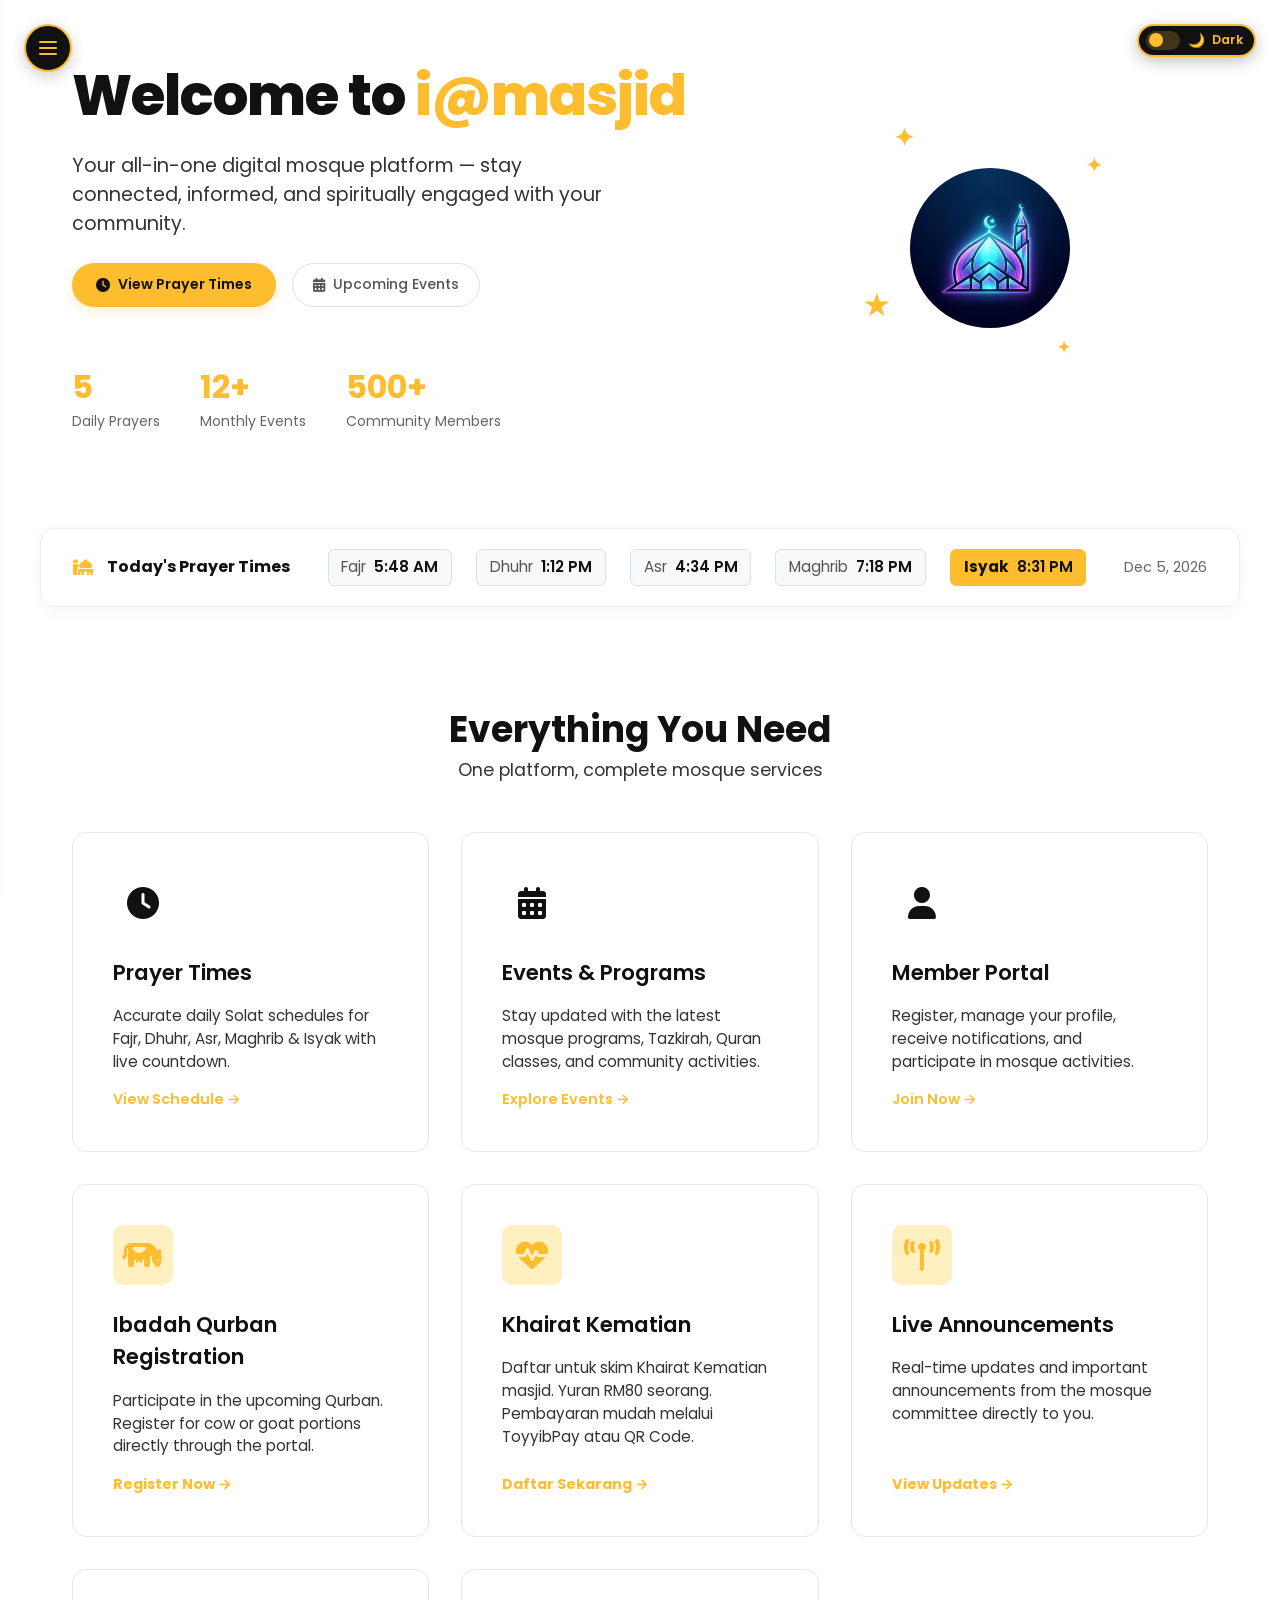
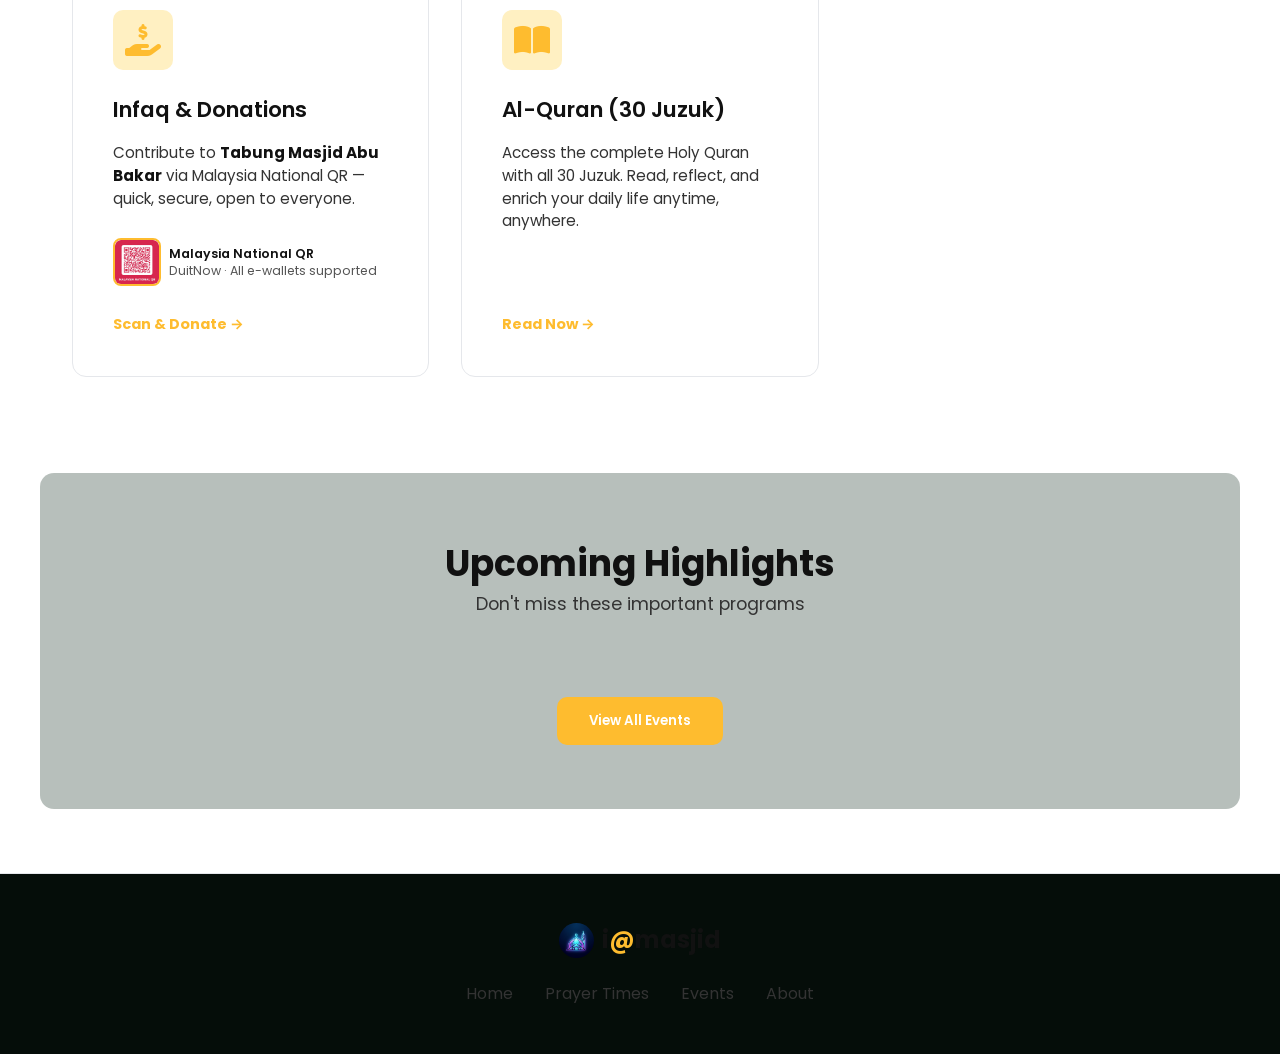
<file: index.html>
<!DOCTYPE html>
<html lang="en">
<head>
  <meta charset="UTF-8" />
  <meta name="viewport" content="width=device-width, initial-scale=1.0" />
  <meta name="description" content="i@masjid – Your digital mosque platform for prayer times, events, and community connection." />
  <title>i@masjid – Digital Mosque Platform</title>
  <link rel="preconnect" href="https://fonts.googleapis.com" />
  <link rel="preconnect" href="https://fonts.gstatic.com" crossorigin />
  <link href="https://fonts.googleapis.com/css2?family=Outfit:wght@300;400;500;600;700;800&family=Amiri:ital,wght@0,400;0,700;1,400&display=swap" rel="stylesheet" />
  <!-- ═══ Font Awesome 6 Free – Solid + Brands ═══ -->
  <link rel="stylesheet" href="https://cdnjs.cloudflare.com/ajax/libs/font-awesome/6.7.2/css/all.min.css" integrity="sha512-Evv84Mr4kqVGRNSgIGL/F/aIDqQb7xQ2vcrdIwxfjThSH8CSR7PBEakCr51Ck+w+/U6swU2Im1vVX0SVk9ABhg==" crossorigin="anonymous" referrerpolicy="no-referrer" />
  <link rel="stylesheet" href="styles.css" />
  <style>
    /* ── Font Awesome icon sizing inside legacy emoji containers ── */
    .feature-icon i   { font-size: 2rem;  color: var(--text-main, #111111); }
    .about-icon  i    { font-size: 2rem;  color: var(--text-main, #111111); }
    .qibla-icon  i    { font-size: 2rem;  color: var(--text-main, #111111); }
    .adhan-icon  i    { font-size: 2rem;  color: var(--clr-secondary, #F59E0B); }
    .uda-icon    i    { font-size: 1.8rem; color: #166534; }
    .sl-icon     i    { font-size: 1rem;  width: 1.2em; text-align: center; color: var(--text-main, #111111); }
    .input-icon  i    { font-size: 0.95rem; color: #cbd5e1; }
    .contact-item > span:first-child i { font-size: 1rem; color: var(--text-main, #111111); }
    .hero-badge  i    { margin-right: 6px; }
    .ud-badge    i    { font-size: 0.75rem; margin-right: 4px; color: #ffffff; }
    .success-icon i   { font-size: 3.5rem; color: #ffffff; }
    .auth-features li i { color: #ffffff; margin-right: 8px; }
    .social-btn  i    { margin-right: 6px; }
    .modal-close i    { font-size: 1rem; }
    .strip-label i    { margin-right: 6px; }
    .footer-copy i    { color: #ef4444; }
  </style>
</head>
<body>
<script>
  if (localStorage.getItem('imasjid-dark-mode') === 'true') {
    document.body.classList.add('dark-mode');
  }
</script>


<!-- ═══ Dark Mode Toggle (fixed top-right) ═══ -->
<button class="dark-mode-toggle" id="dark-mode-toggle" onclick="toggleDarkMode()" aria-label="Toggle dark mode">
  <div class="dm-track"><div class="dm-thumb"></div></div>
  <span class="dm-icon" id="dm-icon">🌙</span>
  <span id="dm-label">Dark</span>
</button>

<!-- ═══════════════════════════════════════════════ LEFT SIDEBAR NAV (Figma Workshop 2) ═══ -->
<!-- Clickable floating menu button for mobile / collapse -->
<button class="menu-btn" id="menu-btn" aria-label="Toggle navigation menu" onclick="toggleSidebar(event)">
  <span></span>
  <span></span>
  <span></span>
</button>

<!-- Floating back button -->
<button class="page-back-btn" id="page-back-btn" aria-label="Back to Home" onclick="navClick(null,'home')" style="display:none;">
  <i class="fa-solid fa-arrow-left"></i>
  <span>Back</span>
</button>

<!-- Sidebar panel matching Figma Node 1251:3043 -->
<aside class="sidebar w2-sidebar" id="sidebar" role="navigation" aria-label="Main navigation">
  <div class="w2-sidebar-header">
    <a href="#home" class="sidebar-logo" onclick="navClick(this,'home')">
      <img src="logo.png" alt="i@masjid logo" class="sidebar-logo-img w2-sidebar-logo" />
      <span class="sidebar-brand w2-sidebar-title">i<span class="brand-at" style="color:var(--primary-yellow)">@</span>masjid</span>
    </a>
  </div>
  <div class="sidebar-divider"></div>
  <ul class="sidebar-links w2-nav-list" id="nav-links">
    <li><a href="#home"   class="nav-link w2-nav-item active" onclick="navClick(this,'home')"><span class="sl-icon"><i class="fa-solid fa-house"></i></span> Home</a></li>
    <li><a href="#prayer" class="nav-link w2-nav-item"        onclick="navClick(this,'prayer')"><span class="sl-icon"><i class="fa-solid fa-clock"></i></span> Prayer Times</a></li>
    <li><a href="#events" class="nav-link w2-nav-item"        onclick="navClick(this,'events')"><span class="sl-icon"><i class="fa-solid fa-calendar-days"></i></span> Events</a></li>
    <li><a href="korban.html" class="nav-link w2-nav-item"><span class="sl-icon"><i class="fa-solid fa-cow"></i></span> Ibadah Qurban</a></li>
    <li><a href="khairat.html" class="nav-link w2-nav-item"><span class="sl-icon"><i class="fa-solid fa-heart-pulse"></i></span> Khairat Kematian</a></li>
    <li><a href="announcements.html" class="nav-link w2-nav-item"><span class="sl-icon"><i class="fa-solid fa-tower-broadcast"></i></span> Announcements</a></li>
    <li><a href="donate.html" class="nav-link w2-nav-item"><span class="sl-icon"><i class="fa-solid fa-hand-holding-dollar"></i></span> Infaq &amp; Donate</a></li>
    <li><a href="#about"  class="nav-link w2-nav-item"        onclick="navClick(this,'about')"><span class="sl-icon"><i class="fa-solid fa-mosque"></i></span> About</a></li>
  </ul>
  <div class="sidebar-divider"></div>
  <a href="#login" class="nav-link btn-gold-w2 sidebar-login" id="sidebar-login-btn" onclick="navClick(this,'login')" style="justify-content:center;">Login Portal</a>
</aside>

<!-- ═══════════════════════════════════════════════ HOME ═══ -->
<section class="page active" id="home" style="padding-top:0;">

  <!-- Hero -->
  <div class="hero">
    <div class="hero-bg-pattern"></div>
    <div class="hero-content">

      <h1 class="hero-title">Welcome to <span class="gradient-text">i@masjid</span></h1>
      <p class="hero-subtitle">Your all-in-one digital mosque platform — stay connected, informed, and spiritually engaged with your community.</p>
      <div class="hero-cta">
        <button class="btn-gold-w2" onclick="navClick(document.querySelector('.nav-link[href=\'#prayer\']'),'prayer')"><i class="fa-solid fa-clock"></i> View Prayer Times</button>
        <button class="btn-outline-w2" onclick="navClick(document.querySelector('.nav-link[href=\'#events\']'),'events')"><i class="fa-solid fa-calendar-days"></i> Upcoming Events</button>
      </div>
      <div class="hero-stats">
        <div class="stat-card">
          <span class="stat-num">5</span>
          <span class="stat-lbl">Daily Prayers</span>
        </div>
        <div class="stat-card">
          <span class="stat-num">12+</span>
          <span class="stat-lbl">Monthly Events</span>
        </div>
        <div class="stat-card">
          <span class="stat-num">500+</span>
          <span class="stat-lbl">Community Members</span>
        </div>
      </div>
    </div>
    <div class="hero-visual">
      <div class="mosque-illustration">
        <img src="logo.png" alt="i@masjid" class="hero-logo-img" />
        <div class="orbit orbit-1"></div>
        <div class="orbit orbit-2"></div>
        <div class="orbit orbit-3"></div>
        <div class="star s1">✦</div>
        <div class="star s2">✦</div>
        <div class="star s3">★</div>
        <div class="star s4">✦</div>
      </div>
    </div>
  </div>

  <!-- User Welcome Dashboard Banner (Dynamic) -->
  <div class="section-container" id="user-dashboard" style="display: none;">
    <div class="user-dashboard-banner">
      <div class="ud-header">
        <span class="ud-badge"><i class="fa-solid fa-circle-dot"></i> Member Portal Connected</span>
        <h2 id="ud-greeting">Hello, User! <i class="fa-solid fa-moon"></i></h2>
        <p>Welcome to your i@masjid dashboard. Enjoy complete access to all community features instantly.</p>
      </div>
      <div class="ud-quick-actions">
        <div class="ud-action-card" onclick="navClick(null,'events')">
          <span class="uda-icon"><i class="fa-solid fa-calendar-days"></i></span>
          <h4>Register for Events</h4>
          <p>Instant registrations, no form repeats</p>
        </div>
        <div class="ud-action-card" onclick="navClick(null,'prayer')">
          <span class="uda-icon"><i class="fa-solid fa-clock"></i></span>
          <h4>Prayer Times</h4>
          <p>Live countdown and Melaka schedules</p>
        </div>
        <div class="ud-action-card" onclick="navClick(null,'about')">
          <span class="uda-icon"><i class="fa-solid fa-mosque"></i></span>
          <h4>About Mosque</h4>
          <p>Mission, vision, and team details</p>
        </div>
        <div class="ud-action-card" onclick="window.open('korban.html','_self')">
          <span class="uda-icon"><i class="fa-solid fa-cow"></i></span>
          <h4>Qurban 2026</h4>
          <p>Register for Ibadah Qurban</p>
        </div>
      </div>
      
      <!-- User Qurban History -->
      <div id="ud-qurban-receipts" style="display:none; margin-top: 2rem; border-top: 1px solid rgba(255,255,255,0.1); padding-top: 1.5rem;">
        <h3 style="margin-bottom: 1rem; font-size: 1.2rem; color: #fff;"><i class="fa-solid fa-file-invoice"></i> My Qurban Receipts</h3>
        <div id="ud-qurban-list" style="display: grid; grid-template-columns: repeat(auto-fit, minmax(280px, 1fr)); gap: 1rem;">
        </div>
      </div>

      <div id="ud-khairat-receipts" style="display:none; margin-top: 2rem; border-top: 1px solid rgba(255,255,255,0.1); padding-top: 1.5rem;">
        <h3 style="margin-bottom: 1rem; font-size: 1.2rem; color: #fff;"><i class="fa-solid fa-file-invoice"></i> My Khairat Receipts</h3>
        <div id="ud-khairat-list" style="display: grid; grid-template-columns: repeat(auto-fit, minmax(280px, 1fr)); gap: 1rem;"></div>
      </div>
      
    </div>
  </div>

  <!-- Admin Dashboard (Only visible to apekadmin) -->
  <div class="section-container" id="admin-dashboard" style="display: none;">
    <div class="user-dashboard-banner" style="background: linear-gradient(135deg, rgba(234, 179, 8, 0.2), rgba(15, 23, 42, 0.9)); border: 1px solid rgba(234, 179, 8, 0.3);">
      <div class="ud-header" style="text-align:center;">
        <span class="ud-badge" style="background: rgba(234, 179, 8, 0.2); color: #eab308;"><i class="fa-solid fa-shield-halved"></i> Admin Portal</span>
        <h2 style="color:#fff;">Qurban Transactions Management</h2>
        <p>Review and verify community Qurban payments below.</p>
        <button onclick="loadAdminQurbanData()" class="btn-primary" style="margin-top: 1rem; background: #eab308; color: #000; border: none; padding: 0.5rem 1rem; border-radius: 6px; font-weight: bold; cursor: pointer;"><i class="fa-solid fa-rotate"></i> Refresh Data</button>
      </div>
      
      <div style="margin-top: 2rem; background: rgba(0,0,0,0.4); border-radius: 12px; overflow-x: auto; overflow-y: auto; max-height: 500px; border: 1px solid rgba(255,255,255,0.05);">
        <table style="width: 100%; border-collapse: collapse; text-align: left; color: #fff; min-width: 800px;">
          <thead style="position: sticky; top: 0; z-index: 10;">
            <tr>
              <th style="padding: 1rem; background: #1a1a2e; border-bottom: 1px solid rgba(255,255,255,0.1);">ID/Ref</th>
              <th style="padding: 1rem; background: #1a1a2e; border-bottom: 1px solid rgba(255,255,255,0.1);">Participant</th>
              <th style="padding: 1rem; background: #1a1a2e; border-bottom: 1px solid rgba(255,255,255,0.1);">Animal / Qty</th>
              <th style="padding: 1rem; background: #1a1a2e; border-bottom: 1px solid rgba(255,255,255,0.1);">Amount</th>
              <th style="padding: 1rem; background: #1a1a2e; border-bottom: 1px solid rgba(255,255,255,0.1);">Payment Plan</th>
              <th style="padding: 1rem; background: #1a1a2e; border-bottom: 1px solid rgba(255,255,255,0.1);">Status</th>
              <th style="padding: 1rem; background: #1a1a2e; border-bottom: 1px solid rgba(255,255,255,0.1);">Action</th>
            </tr>
          </thead>
          <tbody id="admin-qurban-tbody">
            <tr><td colspan="7" style="padding: 1rem; text-align:center;">Loading...</td></tr>
          </tbody>
        </table>
      </div>

      <div style="margin-top: 2rem; padding-top: 2rem; border-top: 1px solid rgba(255,255,255,0.1);">
        <h3 style="color:#fff; margin-bottom:0.35rem;">Khairat Kematian Transactions</h3>
        <p style="color:var(--color-text-secondary); margin-top:0;">Review and verify Khairat membership payments below.</p>
        <button onclick="loadAdminKhairatData()" class="btn-primary" style="margin-top: 0.5rem; background: #eab308; color: #000; border: none; padding: 0.5rem 1rem; border-radius: 6px; font-weight: bold; cursor: pointer;"><i class="fa-solid fa-rotate"></i> Refresh Khairat</button>

        <div style="margin-top: 1rem; background: rgba(0,0,0,0.4); border-radius: 12px; overflow-x: auto; overflow-y: auto; max-height: 500px; border: 1px solid rgba(255,255,255,0.05);">
          <table style="width: 100%; border-collapse: collapse; text-align: left; color: #fff; min-width: 900px;">
            <thead style="position: sticky; top: 0; z-index: 10;">
              <tr>
                <th style="padding: 1rem; background: #1a1a2e; border-bottom: 1px solid rgba(255,255,255,0.1);">ID/Ref</th>
                <th style="padding: 1rem; background: #1a1a2e; border-bottom: 1px solid rgba(255,255,255,0.1);">Applicant</th>
                <th style="padding: 1rem; background: #1a1a2e; border-bottom: 1px solid rgba(255,255,255,0.1);">IC / Phone</th>
                <th style="padding: 1rem; background: #1a1a2e; border-bottom: 1px solid rgba(255,255,255,0.1);">Members</th>
                <th style="padding: 1rem; background: #1a1a2e; border-bottom: 1px solid rgba(255,255,255,0.1);">Amount</th>
                <th style="padding: 1rem; background: #1a1a2e; border-bottom: 1px solid rgba(255,255,255,0.1);">Payment</th>
                <th style="padding: 1rem; background: #1a1a2e; border-bottom: 1px solid rgba(255,255,255,0.1);">Status</th>
                <th style="padding: 1rem; background: #1a1a2e; border-bottom: 1px solid rgba(255,255,255,0.1);">Action</th>
              </tr>
            </thead>
            <tbody id="admin-khairat-tbody">
              <tr><td colspan="8" style="padding: 1rem; text-align:center;">Loading...</td></tr>
            </tbody>
          </table>
        </div>
      </div>
    </div>
  </div>

  <!-- Quick Prayer Strip -->
  <div class="quick-strip" id="quick-strip">
    <div class="strip-label"><i class="fa-solid fa-mosque"></i> Today's Prayer Times</div>
    <div class="strip-prayers" id="strip-prayers">Loading…</div>
    <div class="strip-date" id="strip-date"></div>
  </div>

  <!-- Features Grid -->
  <div class="section-container">
    <div class="section-header">
      <h2>Everything You Need</h2>
      <p>One platform, complete mosque services</p>
    </div>
    <div class="features-grid">
      <div class="feature-card" onclick="navClick(document.querySelector('.nav-link[href=\'#prayer\']'),'prayer')">
        <div class="feature-icon"><i class="fa-solid fa-clock"></i></div>
        <h3>Prayer Times</h3>
        <p>Accurate daily Solat schedules for Fajr, Dhuhr, Asr, Maghrib &amp; Isyak with live countdown.</p>
        <span class="feature-link">View Schedule →</span>
      </div>
      <div class="feature-card" onclick="navClick(document.querySelector('.nav-link[href=\'#events\']'),'events')">
        <div class="feature-icon"><i class="fa-solid fa-calendar-days"></i></div>
        <h3>Events &amp; Programs</h3>
        <p>Stay updated with the latest mosque programs, Tazkirah, Quran classes, and community activities.</p>
        <span class="feature-link">Explore Events →</span>
      </div>
      <div class="feature-card" id="member-portal-card" onclick="navClick(document.querySelector('.nav-link[href=\'#login\']'),'login')">
        <div class="feature-icon"><i class="fa-solid fa-user"></i></div>
        <h3>Member Portal</h3>
        <p>Register, manage your profile, receive notifications, and participate in mosque activities.</p>
        <span class="feature-link">Join Now →</span>
      </div>
      <div class="feature-card" onclick="window.open('korban.html','_self')" style="cursor:pointer;">
        <div class="feature-icon" style="background:#FFF0C2;border-color:#FEBC2F;">
          <i class="fa-solid fa-cow" style="color:#FEBC2F;"></i>
        </div>
        <h3>Ibadah Qurban Registration</h3>
        <p>Participate in the upcoming Qurban. Register for cow or goat portions directly through the portal.</p>
        <span class="feature-link" style="color:#FEBC2F;font-weight:700;">Register Now →</span>
      </div>
      <div class="feature-card" onclick="window.open('khairat.html','_self')" style="cursor:pointer;">
        <div class="feature-icon" style="background:#FFF0C2;border-color:#FEBC2F;">
          <i class="fa-solid fa-heart-pulse" style="color:#FEBC2F;"></i>
        </div>
        <h3>Khairat Kematian</h3>
        <p>Daftar untuk skim Khairat Kematian masjid. Yuran RM80 seorang. Pembayaran mudah melalui ToyyibPay atau QR Code.</p>
        <span class="feature-link" style="color:#FEBC2F;font-weight:700;">Daftar Sekarang →</span>
      </div>
      <div class="feature-card" onclick="window.open('announcements.html','_self')" style="cursor:pointer;">
        <div class="feature-icon" style="background:#FFF0C2;border-color:#FEBC2F;">
          <i class="fa-solid fa-tower-broadcast" style="color:#FEBC2F;"></i>
        </div>
        <h3>Live Announcements</h3>
        <p>Real-time updates and important announcements from the mosque committee directly to you.</p>
        <span class="feature-link" style="color:#FEBC2F;font-weight:700;">View Updates →</span>
      </div>
      <div class="feature-card" onclick="window.open('donate.html','_self')" style="cursor:pointer;">
        <div class="feature-icon" style="background:#FFF0C2;border-color:#FEBC2F;">
          <i class="fa-solid fa-hand-holding-dollar" style="color:#FEBC2F;"></i>
        </div>
        <h3>Infaq &amp; Donations</h3>
        <p style="margin-bottom:0.75rem;">Contribute to <strong style="color:#111111;">Tabung Masjid Abu Bakar</strong> via Malaysia National QR — quick, secure, open to everyone.</p>
        <div style="display:flex;align-items:center;gap:0.5rem;margin-bottom:0.75rem;">
          <img src="assets/images/qr-tabung-masjid.png" alt="QR Preview" style="width:48px;height:48px;object-fit:cover;border-radius:8px;border:2px solid #FEBC2F;" onerror="this.style.display='none'" />
          <div style="font-size:0.78rem;color:#555555;line-height:1.4;">
            <span style="color:#111111;font-weight:600;">Malaysia National QR</span><br>
            DuitNow · All e-wallets supported
          </div>
        </div>
        <span class="feature-link" style="color:#FEBC2F;font-weight:700;">Scan &amp; Donate →</span>
      </div>
      <div class="feature-card" onclick="window.open('quran.html','_self')" style="cursor:pointer;">
        <div class="feature-icon" style="background:#FFF0C2;border-color:#FEBC2F;">
          <i class="fa-solid fa-book-open" style="color:#FEBC2F;"></i>
        </div>
        <h3>Al-Quran (30 Juzuk)</h3>
        <p>Access the complete Holy Quran with all 30 Juzuk. Read, reflect, and enrich your daily life anytime, anywhere.</p>
        <span class="feature-link" style="color:#FEBC2F;font-weight:700;">Read Now →</span>
      </div>
    </div>
  </div>

  <!-- Upcoming Event Teaser -->
  <div class="section-container section-alt">
    <div class="section-header">
      <h2>Upcoming Highlights</h2>
      <p>Don't miss these important programs</p>
    </div>
    <div class="teaser-events" id="teaser-events"></div>
    <div style="text-align:center;margin-top:2rem;">
      <button class="btn-primary" onclick="navClick(document.querySelector('.nav-link[href=\'#events\']'),'events')">View All Events</button>
    </div>
  </div>

</section>

<!-- ═══════════════════════════════════════════════ PRAYER TIMES ═══ -->
<section class="page" id="prayer">
  <div class="page-hero">
    <div class="page-hero-bg"></div>
    <h1><i class="fa-solid fa-mosque"></i> Prayer Times</h1>
    <p>Daily Solat schedule — <span id="prayer-location">Malaysia (WIB Zone)</span></p>
  </div>

  <div class="section-container">
    <!-- Date & Hijri -->
    <div class="prayer-date-card">
      <div class="prayer-date-row">
        <div class="prayer-date-item">
          <span class="date-label">Date</span>
          <span class="date-value" id="pt-gregorian"></span>
        </div>
        <div class="prayer-date-sep">|</div>
        <div class="prayer-date-item">
          <span class="date-label">Hijri</span>
          <span class="date-value" id="pt-hijri"></span>
        </div>
        <div class="prayer-date-sep">|</div>
        <div class="prayer-date-item">
          <span class="date-label">Day</span>
          <span class="date-value" id="pt-day"></span>
        </div>
      </div>
    </div>

    <!-- Countdown -->
    <div class="next-prayer-card">
      <div class="np-label">Next Prayer</div>
      <div class="np-name" id="np-name">—</div>
      <div class="np-time" id="np-time">—</div>
      <div class="np-countdown" id="np-countdown">--:--:--</div>
      <div class="np-sublabel">Time remaining</div>
    </div>

    <!-- Prayer Cards -->
    <div class="prayer-grid" id="prayer-grid">
      <!-- filled by JS -->
    </div>

    <!-- Qibla & Notes -->
    <div class="prayer-notes">
      <div class="qibla-card">
        <div class="qibla-icon"><i class="fa-solid fa-compass"></i></div>
        <div>
          <strong>Qibla Direction</strong>
          <p>From Malaysia: approximately <strong>292°</strong> NW</p>
        </div>
      </div>
      <div class="adhan-card">
        <div class="adhan-icon"><i class="fa-solid fa-bullhorn"></i></div>
        <div>
          <strong>Azan Notification</strong>
          <p>Login to enable browser notifications for each prayer time.</p>
        </div>
      </div>
    </div>

    <!-- Weekly Schedule -->
    <div class="section-header" style="margin-top:3rem;">
      <h2>Weekly Schedule</h2>
      <p>Prayer times for the current week</p>
    </div>
    <div class="weekly-table-wrap">
      <table class="weekly-table" id="weekly-table">
        <thead>
          <tr>
            <th>Day</th>
            <th>Subuh</th>
            <th>Syuruk</th>
            <th>Zohor</th>
            <th>Asar</th>
            <th>Maghrib</th>
            <th>Isyak</th>
          </tr>
        </thead>
        <tbody id="weekly-tbody"><!-- filled by JS --></tbody>
      </table>
    </div>
  </div>
</section>

<!-- ═══════════════════════════════════════════════ EVENTS ═══ -->
<section class="page" id="events">
  <div class="page-hero">
    <div class="page-hero-bg"></div>
    <h1><i class="fa-solid fa-calendar-days"></i> Events &amp; Programs</h1>
    <p>Stay connected with your mosque community</p>
  </div>

  <div class="section-container">
    <!-- Filter Tabs -->
    <div class="event-filters">
      <button class="filter-btn active" id="filter-all"      onclick="filterEvents('all',this)">All</button>
      <button class="filter-btn"       id="filter-religious" onclick="filterEvents('religious',this)">Religious</button>
      <button class="filter-btn"       id="filter-education" onclick="filterEvents('education',this)">Education</button>
      <button class="filter-btn"       id="filter-community" onclick="filterEvents('community',this)">Community</button>
      <button class="filter-btn"       id="filter-charity"   onclick="filterEvents('charity',this)">Charity</button>
    </div>

    <!-- Events Grid -->
    <div class="events-grid" id="events-grid"><!-- filled by JS --></div>

    <!-- Register Modal -->
    <div class="modal-overlay" id="event-modal" onclick="closeEventModal(event)">
      <div class="modal-box" id="event-modal-box">
        <button class="modal-close" onclick="closeEventModal()"><i class="fa-solid fa-xmark"></i></button>
        <div id="modal-content"></div>
      </div>
    </div>
  </div>
</section>

<!-- ═══════════════════════════════════════════════ ABOUT ═══ -->
<section class="page" id="about">
  <div class="page-hero">
    <div class="page-hero-bg"></div>
    <h1><i class="fa-solid fa-mosque"></i> About i@masjid</h1>
    <p>Our mission, vision &amp; the team behind the platform</p>
  </div>
  <div class="section-container">
    <div class="about-grid">
      <div class="about-card">
        <div class="about-icon"><i class="fa-solid fa-bullseye"></i></div>
        <h3>Our Mission</h3>
        <p>To digitally empower mosques across Malaysia by providing an accessible, intuitive platform that strengthens community bonds and facilitates Islamic learning and worship.</p>
      </div>
      <div class="about-card">
        <div class="about-icon"><i class="fa-solid fa-eye"></i></div>
        <h3>Our Vision</h3>
        <p>To be the leading digital ecosystem for mosques in Malaysia — connecting every Muslim with their local masjid through modern technology while preserving Islamic values.</p>
      </div>
      <div class="about-card">
        <div class="about-icon"><i class="fa-solid fa-gem"></i></div>
        <h3>Our Values</h3>
        <p>Built on the pillars of transparency, inclusivity, and service to the ummah. Every feature is designed with the needs of the Muslim community at heart.</p>
      </div>
    </div>
    <div class="about-story">
      <h2>The i@masjid Story</h2>
      <p>i@masjid was born as a Final Year Project at <strong>Universiti Teknikal Malaysia Melaka (UTeM)</strong> with the goal of bridging the gap between mosques and their communities using modern web technology. Today, it serves as a comprehensive platform offering prayer schedules, event management, member registration, and more — all in one place.</p>
      <p>The name <em>i@masjid</em> represents <strong>information at the mosque</strong> — fast, accessible, and always available, just like the masjid itself.</p>
    </div>
    <div class="contact-section">
      <h2>Contact Us</h2>
      <div class="contact-grid">
        <div class="contact-item"><span><i class="fa-solid fa-location-dot"></i></span><span>Masjid Komuniti, Melaka, Malaysia</span></div>
        <div class="contact-item"><span><i class="fa-solid fa-phone"></i></span><span>+60 6-XXX XXXX</span></div>
        <div class="contact-item"><span><i class="fa-solid fa-envelope"></i></span><span>admin@imasjid.my</span></div>
        <div class="contact-item"><span><i class="fa-solid fa-clock"></i></span><span>Open daily, all prayer times</span></div>
      </div>
    </div>
  </div>
</section>

<!-- ═══════════════════════════════════════════════ LOGIN / REGISTER ═══ -->
<section class="page" id="login">
  <div class="auth-wrapper">
    <div class="auth-left">
      <div class="auth-left-content">
        <img src="logo.png" alt="i@masjid" class="auth-logo" />
        <h2>i<span class="brand-at">@</span>masjid</h2>
        <p class="auth-tagline">Your digital gateway to the mosque community</p>
        <ul class="auth-features">
          <li><i class="fa-solid fa-circle-check"></i> Real-time Prayer Notifications</li>
          <li><i class="fa-solid fa-circle-check"></i> Event Registration &amp; Reminders</li>
          <li><i class="fa-solid fa-circle-check"></i> Community Announcements</li>
          <li><i class="fa-solid fa-circle-check"></i> Donation &amp; Infaq Tracking</li>
          <li><i class="fa-solid fa-circle-check"></i> Islamic Learning Resources</li>
        </ul>
        <blockquote class="auth-hadith">"The mosque is the house of every pious person." <cite>— Hadith</cite></blockquote>
      </div>
    </div>
    <div class="auth-right">
      <!-- Tab Switch -->
      <div class="auth-tabs">
        <button class="auth-tab active" id="tab-login"    onclick="switchAuthTab('login')">Login</button>
        <button class="auth-tab"       id="tab-register"  onclick="switchAuthTab('register')">Sign Up</button>
      </div>

      <!-- LOGIN FORM -->
      <form class="auth-form active" id="form-login" onsubmit="handleLogin(event)">
        <h3>Welcome Back <i class="fa-solid fa-hand-wave"></i></h3>
        <p class="form-subtitle">Login to your i@masjid account</p>
        <div class="form-group">
          <label for="login-email">Email Address</label>
          <div class="input-wrap" style="position:relative;">
            <span class="input-icon"><i class="fa-solid fa-envelope"></i></span>
            <input type="email" id="login-email" placeholder="you@email.com" required
              autocomplete="off"
              onfocus="showLoginSuggestions()"
              oninput="filterLoginSuggestions(this.value)"
            />
            <!-- Recent Login Suggestions Dropdown -->
            <div id="login-suggestions" style="
              display:none; position:absolute; top:calc(100% + 6px); left:0; right:0;
              background:#0f2132; border:1px solid rgba(6,182,212,0.35);
              border-radius:10px; overflow:hidden; z-index:999;
              box-shadow: 0 8px 24px rgba(0,0,0,0.4);">
              <!-- Populated by JS -->
            </div>
          </div>
        </div>
        <div class="form-group">
          <label for="login-password">Password</label>
          <div class="input-wrap">
            <span class="input-icon"><i class="fa-solid fa-lock"></i></span>
            <input type="password" id="login-password" placeholder="••••••••" required />
            <button type="button" class="toggle-pw" onclick="togglePw('login-password',this)"><i class="fa-solid fa-eye"></i></button>
          </div>
        </div>
        <div class="form-row">
          <label class="checkbox-label"><input type="checkbox" id="remember-me" /> Remember me</label>
          <a href="#" class="forgot-link">Forgot password?</a>
        </div>
        <button type="submit" class="btn-auth" id="btn-login">Login</button>
        <div class="auth-divider"><span>or continue with</span></div>
        <div class="social-auth">
          <button type="button" class="social-btn" id="btn-google-login"><i class="fa-brands fa-google"></i> Google</button>
          <button type="button" class="social-btn" id="btn-fb-login"><i class="fa-brands fa-facebook"></i> Facebook</button>
        </div>
        <p class="auth-switch">Don't have an account? <a href="#" onclick="switchAuthTab('register')">Sign Up</a></p>
      </form>

      <!-- REGISTER FORM -->
      <form class="auth-form" id="form-register" onsubmit="handleRegister(event)">
        <h3>Join i@masjid <i class="fa-solid fa-moon"></i></h3>
        <p class="form-subtitle">Create your free community account</p>
        <div class="form-row-2">
          <div class="form-group">
            <label for="reg-first">First Name</label>
            <div class="input-wrap">
              <span class="input-icon"><i class="fa-solid fa-user"></i></span>
              <input type="text" id="reg-first" placeholder="Ahmad" required />
            </div>
          </div>
          <div class="form-group">
            <label for="reg-last">Last Name</label>
            <div class="input-wrap">
              <span class="input-icon"><i class="fa-solid fa-user"></i></span>
              <input type="text" id="reg-last" placeholder="bin Ali" required />
            </div>
          </div>
        </div>
        <div class="form-group">
          <label for="reg-email">Email Address</label>
          <div class="input-wrap">
            <span class="input-icon"><i class="fa-solid fa-envelope"></i></span>
            <input type="email" id="reg-email" placeholder="you@email.com" required />
          </div>
        </div>
        <div class="form-group">
          <label for="reg-phone">Phone Number</label>
          <div class="input-wrap">
            <span class="input-icon"><i class="fa-solid fa-mobile-screen"></i></span>
            <input type="tel" id="reg-phone" placeholder="+60 1X-XXX XXXX" />
          </div>
        </div>
        <div class="form-group">
          <label for="reg-password">Password</label>
          <div class="input-wrap">
            <span class="input-icon"><i class="fa-solid fa-lock"></i></span>
            <input type="password" id="reg-password" placeholder="Min. 8 characters" required minlength="8" />
            <button type="button" class="toggle-pw" onclick="togglePw('reg-password',this)"><i class="fa-solid fa-eye"></i></button>
          </div>
        </div>
        <div class="form-group">
          <label for="reg-confirm">Confirm Password</label>
          <div class="input-wrap">
            <span class="input-icon"><i class="fa-solid fa-lock"></i></span>
            <input type="password" id="reg-confirm" placeholder="Re-enter password" required />
          </div>
        </div>
        <label class="checkbox-label">
          <input type="checkbox" id="reg-terms" required />
          I agree to the <a href="#">Terms of Service</a> and <a href="#">Privacy Policy</a>
        </label>
        <button type="submit" class="btn-auth" id="btn-register">Create Account</button>
        <p class="auth-switch">Already have an account? <a href="#" onclick="switchAuthTab('login')">Login</a></p>
      </form>

      <!-- SUCCESS STATE -->
      <div class="auth-success" id="auth-success" style="display:none;">
        <div class="success-icon"><i class="fa-solid fa-circle-check"></i></div>
        <h3 id="success-title">Welcome!</h3>
        <p id="success-msg">You have successfully logged in.</p>
        <button class="btn-primary" onclick="showSection('home')">Go to Home</button>
      </div>
    </div>
  </div>
</section>

<!-- ═══════════════════════════════════════════════ FOOTER ═══ -->
<footer class="footer">
  <div class="footer-content">
    <div class="footer-brand">
      <img src="logo.png" alt="i@masjid" class="footer-logo" />
      <span>i<span class="brand-at">@</span>masjid</span>
    </div>
    <div class="footer-links">
      <a href="#" onclick="navClick(document.querySelector('.nav-link[href=\'#home\']'),'home')">Home</a>
      <a href="#" onclick="navClick(document.querySelector('.nav-link[href=\'#prayer\']'),'prayer')">Prayer Times</a>
      <a href="#" onclick="navClick(document.querySelector('.nav-link[href=\'#events\']'),'events')">Events</a>
      <a href="#" onclick="navClick(document.querySelector('.nav-link[href=\'#about\']'),'about')">About</a>
    </div>

  </div>
</footer>

<!-- Notification Toast -->
<div class="toast" id="toast"></div>

<!-- ═══ Supabase JS (UMD – exposes window.supabase) ═══ -->
<script src="js/supabase.js"></script>

<!-- ═══ App Modules (order matters) ═══ -->
<script src="js/supabase-client.js"></script>
<script src="js/prayer-engine.js"></script>
<script src="js/events.js"></script>
<script src="js/auth.js"></script>

<!-- ═══ Main coordinator ═══ -->
<script src="app.js"></script>
</body>
</html>
</file>
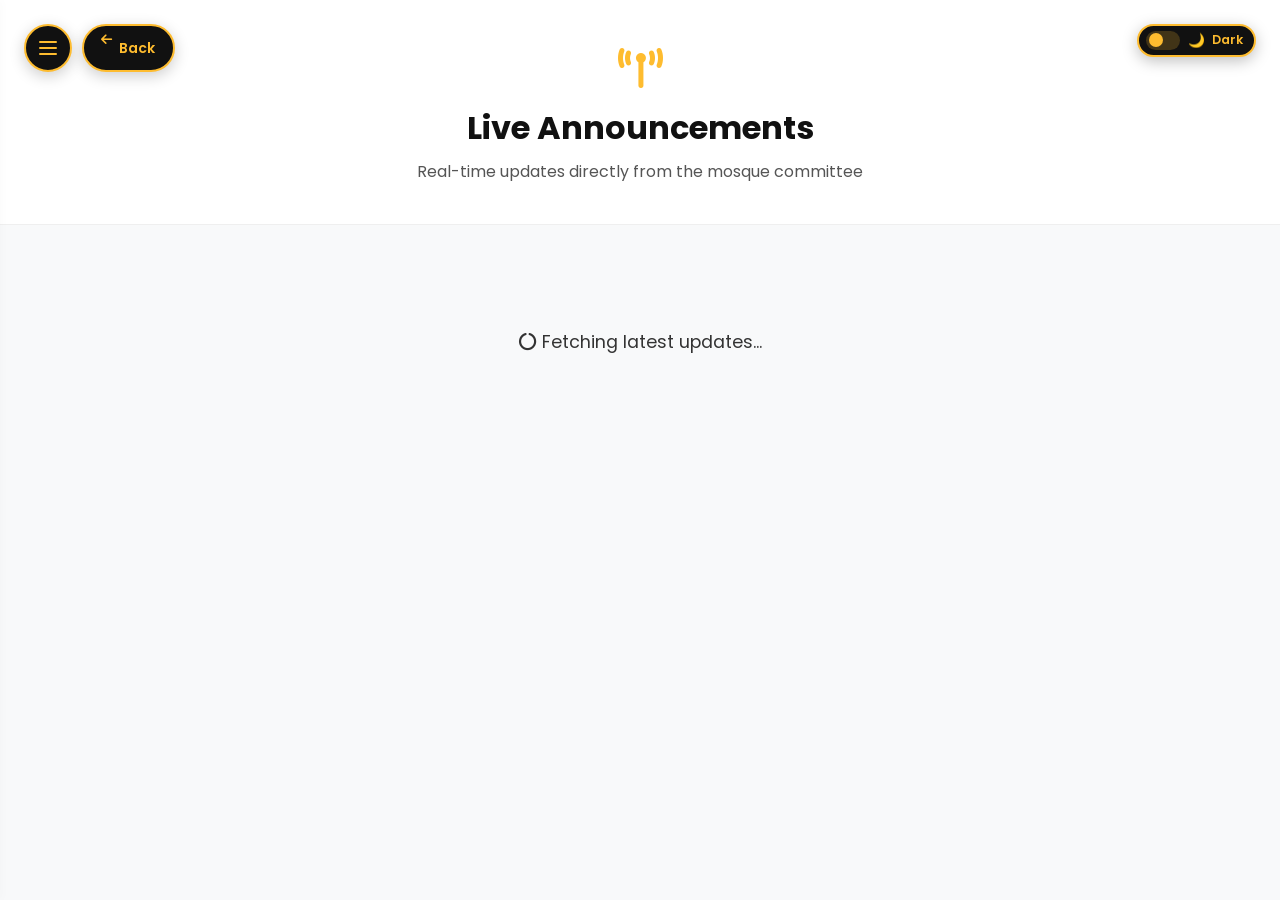
<file: announcements.html>
<!DOCTYPE html>
<html lang="en">

<head>
  <meta charset="UTF-8">
  <meta name="viewport" content="width=device-width, initial-scale=1.0, maximum-scale=1.0, user-scalable=no" />
  <title>Live Announcements | i@masjid</title>

  <link rel="preconnect" href="https://fonts.googleapis.com">
  <link rel="preconnect" href="https://fonts.gstatic.com" crossorigin>
  <link
    href="https://fonts.googleapis.com/css2?family=Inter:wght@400;500;600;700&family=Poppins:wght@400;500;600;700&display=swap"
    rel="stylesheet">
  <link rel="stylesheet" href="https://cdnjs.cloudflare.com/ajax/libs/font-awesome/6.4.0/css/all.min.css">
  <link rel="stylesheet" href="styles.css">

  <style>
    body {
      background: var(--bg-app);
      color: var(--text-main);
      font-family: 'Poppins', 'Inter', sans-serif;
      padding-bottom: 5rem;
    }

    .page-header {
      background: #FFFFFF;
      border-bottom: 1px solid #EFEFEF;
      padding: 2.5rem 1.5rem 2rem;
      text-align: center;
      position: relative;
    }

    .btn-back {
      position: absolute;
      top: 1.5rem;
      left: 1.5rem;
      background: #F8F9FA;
      border: 1px solid #E0E0E0;
      width: 40px;
      height: 40px;
      border-radius: 50%;
      display: flex;
      align-items: center;
      justify-content: center;
      color: var(--text-main);
      text-decoration: none;
      transition: all 0.3s ease;
      z-index: 10;
    }

    .btn-back:hover {
      background: var(--primary-yellow);
      color: var(--text-main);
    }

    .page-header i {
      font-size: 2.5rem;
      color: var(--primary-yellow);
      margin-bottom: 1rem;
    }

    .page-header h1 {
      font-size: 2rem;
      margin-bottom: 0.5rem;
      color: var(--text-main);
      font-weight: 700;
    }

    .page-header p {
      color: var(--text-muted);
    }

    .announcements-container {
      max-width: 800px;
      margin: 0 auto;
      padding: 0 1.5rem;
      display: flex;
      flex-direction: column;
      gap: 1.2rem;
    }

    /* Admin Action Bar */
    #admin-action-bar {
      display: none;
      /* hidden by default */
      text-align: right;
      padding: 0 1.5rem;
      max-width: 800px;
      margin: 1rem auto 0 auto;
    }

    .btn-add {
      background: var(--color-primary);
      color: var(--color-bg-dark);
      padding: 0.6rem 1.2rem;
      border-radius: 8px;
      font-weight: 700;
      border: none;
      cursor: pointer;
      display: inline-flex;
      align-items: center;
      gap: 0.5rem;
    }

    .a-card {
      background: var(--color-card-dark);
      border: 1px solid var(--color-card-border);
      border-radius: 12px;
      padding: 1.5rem;
      position: relative;
      overflow: hidden;
    }

    .a-card.pinned {
      border-color: rgba(255, 255, 255, 0.5);
      background: linear-gradient(135deg, rgba(255, 255, 255, 0.05) 0%, transparent 100%);
    }

    .a-card.pinned::before {
      content: '';
      position: absolute;
      top: 0;
      left: 0;
      width: 4px;
      height: 100%;
      background: #ffffff;
    }

    .a-header {
      display: flex;
      justify-content: space-between;
      align-items: flex-start;
      margin-bottom: 0.8rem;
    }

    .a-title {
      font-size: 1.2rem;
      font-weight: 700;
      margin: 0;
      display: flex;
      align-items: center;
      gap: 0.5rem;
    }

    .a-date {
      font-size: 0.85rem;
      color: var(--color-text-muted);
    }

    .badge-pinned {
      background: rgba(255, 255, 255, 0.2);
      color: #ffffff;
      font-size: 0.7rem;
      padding: 0.2rem 0.5rem;
      border-radius: 4px;
      font-weight: 700;
      text-transform: uppercase;
    }

    .a-content {
      color: var(--color-text-secondary);
      font-size: 1rem;
      line-height: 1.6;
      white-space: pre-wrap;
    }

    .admin-controls {
      display: flex;
      gap: 0.5rem;
      margin-top: 1rem;
      padding-top: 1rem;
      border-top: 1px solid rgba(255, 255, 255, 0.05);
    }

    .btn-icon {
      background: rgba(255, 255, 255, 0.05);
      border: 1px solid var(--color-card-border);
      color: var(--color-text-secondary);
      width: 32px;
      height: 32px;
      border-radius: 6px;
      cursor: pointer;
      display: flex;
      align-items: center;
      justify-content: center;
      transition: all 0.2s;
    }

    .btn-icon:hover {
      background: rgba(255, 255, 255, 0.1);
      color: var(--color-text-primary);
    }

    .btn-icon.delete:hover {
      background: #ef4444;
      color: #ffffff;
      border-color: #ef4444;
    }

    .loading-state,
    .empty-state {
      text-align: center;
      padding: 3rem;
      color: var(--color-text-secondary);
    }

    .empty-state i {
      font-size: 3rem;
      margin-bottom: 1rem;
      opacity: 0.5;
    }

    /* Modal Form */
    .modal-overlay {
      position: fixed;
      top: 0;
      left: 0;
      width: 100%;
      height: 100%;
      background: rgba(0, 0, 0, 0.8);
      backdrop-filter: blur(4px);
      display: none;
      align-items: center;
      justify-content: center;
      z-index: 1000;
    }

    .modal-overlay.active {
      display: flex;
    }

    .modal-content {
      background: var(--color-card-dark);
      border: 1px solid var(--color-card-border);
      width: 100%;
      max-width: 500px;
      border-radius: 16px;
      padding: 2rem;
      position: relative;
    }

    .modal-close {
      position: absolute;
      top: 1rem;
      right: 1.5rem;
      background: none;
      border: none;
      color: var(--color-text-secondary);
      font-size: 1.5rem;
      cursor: pointer;
    }

    .modal-content h2 {
      margin-bottom: 1.5rem;
    }

    .form-group {
      margin-bottom: 1.2rem;
      text-align: left;
    }

    .form-group label {
      display: block;
      margin-bottom: 0.5rem;
      font-size: 0.9rem;
      color: var(--color-text-secondary);
    }

    .form-group input[type="text"],
    .form-group textarea {
      width: 100%;
      padding: 0.8rem 1rem;
      background: rgba(255, 255, 255, 0.05);
      border: 1px solid var(--color-card-border);
      border-radius: 8px;
      color: var(--color-text-primary);
      outline: none;
      font-family: inherit;
    }

    .form-group textarea {
      min-height: 120px;
      resize: vertical;
    }

    .checkbox-group {
      display: flex;
      align-items: center;
      gap: 0.5rem;
      margin-top: 1rem;
      cursor: pointer;
      text-align: left;
    }

    .checkbox-group input {
      width: 18px;
      height: 18px;
      accent-color: var(--color-primary);
    }

    .btn-submit {
      width: 100%;
      padding: 1rem;
      background: var(--color-primary);
      color: var(--color-bg-dark);
      border: none;
      border-radius: 8px;
      font-weight: 700;
      margin-top: 1rem;
      cursor: pointer;
    }

    .btn-submit:hover {
      opacity: 0.9;
    }
  </style>

  <script src="js/supabase.js"></script>
</head>

<body class="standalone-shell">
  <button class="dark-mode-toggle" id="dark-mode-toggle" onclick="toggleDarkMode()" aria-label="Toggle dark mode">
    <div class="dm-track">
      <div class="dm-thumb"></div>
    </div><span class="dm-icon" id="dm-icon">🌙</span><span id="dm-label">Dark</span>
  </button>
  <input class="standalone-sidebar-toggle" id="standalone-sidebar-toggle" type="checkbox"
    aria-label="Toggle navigation menu">
  <label class="menu-btn standalone-menu-btn" for="standalone-sidebar-toggle"
    aria-label="Toggle navigation menu"><span></span><span></span><span></span></label>
  <aside class="sidebar w2-sidebar standalone-sidebar" role="navigation" aria-label="Main navigation">
    <div class="w2-sidebar-header"><a href="index.html" class="sidebar-logo"><img src="logo.png" alt="i@masjid logo"
          class="sidebar-logo-img w2-sidebar-logo"><span class="sidebar-brand w2-sidebar-title">i<span
            class="brand-at">@</span>masjid</span></a></div>
    <div class="sidebar-divider"></div>
    <ul class="sidebar-links w2-nav-list">
      <li><a href="index.html" class="nav-link w2-nav-item"><span class="sl-icon"><i
              class="fa-solid fa-house"></i></span> Home</a></li>
      <li><a href="index.html#prayer" class="nav-link w2-nav-item"><span class="sl-icon"><i
              class="fa-solid fa-clock"></i></span> Prayer Times</a></li>
      <li><a href="index.html#events" class="nav-link w2-nav-item"><span class="sl-icon"><i
              class="fa-solid fa-calendar-days"></i></span> Events</a></li>
      <li><a href="korban.html" class="nav-link w2-nav-item"><span class="sl-icon"><i
              class="fa-solid fa-cow"></i></span> Ibadah Qurban</a></li>
      <li><a href="khairat.html" class="nav-link w2-nav-item"><span class="sl-icon"><i
              class="fa-solid fa-heart-pulse"></i></span> Khairat Kematian</a></li>
      <li><a href="announcements.html" class="nav-link w2-nav-item active"><span class="sl-icon"><i
              class="fa-solid fa-tower-broadcast"></i></span> Announcements</a></li>
      <li><a href="donate.html" class="nav-link w2-nav-item"><span class="sl-icon"><i
              class="fa-solid fa-hand-holding-dollar"></i></span> Infaq &amp; Donate</a></li>
      <li><a href="index.html#about" class="nav-link w2-nav-item"><span class="sl-icon"><i
              class="fa-solid fa-mosque"></i></span> About</a></li>
    </ul>
    <div class="sidebar-divider"></div>
    <a href="index.html#login" class="nav-link btn-gold-w2 sidebar-login">Login Portal</a>
  </aside>


  <header class="page-header">
    <a href="index.html" class="btn-back"><i class="fa-solid fa-arrow-left"></i></a>
    <i class="fa-solid fa-tower-broadcast"></i>
    <h1>Live Announcements</h1>
    <p>Real-time updates directly from the mosque committee</p>
  </header>

  <div id="admin-action-bar">
    <button class="btn-add" onclick="openModal()"><i class="fa-solid fa-plus"></i> New Announcement</button>
  </div>

  <div class="announcements-container" id="user-announcements-list" style="margin-top: 1rem;">
    <div class="loading-state">
      <i class="fa-solid fa-circle-notch fa-spin"></i> Fetching latest updates...
    </div>
  </div>

  <!-- Modal for Add/Edit -->
  <div class="modal-overlay" id="announcement-modal">
    <div class="modal-content">
      <button class="modal-close" onclick="closeModal()">&times;</button>
      <h2 id="modal-title">New Announcement</h2>

      <form id="announcement-form">
        <input type="hidden" id="form-id">
        <div class="form-group">
          <label>Title</label>
          <input type="text" id="form-title" required placeholder="e.g. Solat Jumaat Update">
        </div>
        <div class="form-group">
          <label>Content</label>
          <textarea id="form-content" required placeholder="Enter announcement details here..."></textarea>
        </div>
        <label class="checkbox-group">
          <input type="checkbox" id="form-pinned">
          <span style="color:var(--color-text-primary);">Pin to top (Highlight as important)</span>
        </label>

        <button type="submit" class="btn-submit" id="form-submit-btn">Publish Announcement</button>
      </form>
    </div>
  </div>

  <script src="js/supabase-client.js"></script>
  <script src="js/auth.js"></script> <!-- To get getLocalUser() -->
  <script>
    let allAnnouncements = [];
    let isAdmin = false;

    document.addEventListener('DOMContentLoaded', async () => {
      // Check user session
      const user = getLocalUser();
      if (user && user.is_admin) {
        isAdmin = true;
        document.getElementById('admin-action-bar').style.display = 'block';
      }

      await fetchAnnouncements();

      // Form submission
      document.getElementById('announcement-form').addEventListener('submit', handleFormSubmit);

      // Setup real-time subscription for live updates
      window.sb
        .channel('public:announcements')
        .on('postgres_changes', { event: '*', schema: 'public', table: 'announcements' }, payload => {
          // Instead of silent reload, we can re-fetch
          fetchAnnouncements();
        })
        .subscribe();
    });

    async function fetchAnnouncements() {
      const container = document.getElementById('user-announcements-list');
      try {
        const { data, error } = await window.sb
          .from('announcements')
          .select('*')
          .order('is_pinned', { ascending: false })
          .order('created_at', { ascending: false });

        if (error) throw error;
        allAnnouncements = data || [];

        if (allAnnouncements.length === 0) {
          container.innerHTML = `
            <div class="empty-state">
              <i class="fa-solid fa-bell-slash"></i>
              <h3>No Announcements</h3>
              <p>There are no live announcements at the moment. Check back later!</p>
            </div>
          `;
          return;
        }

        let html = '';
        allAnnouncements.forEach(a => {
          const dateObj = new Date(a.created_at);
          const dateStr = dateObj.toLocaleDateString('en-GB', { day: 'numeric', month: 'short', year: 'numeric' });
          const timeStr = dateObj.toLocaleTimeString('en-US', { hour: 'numeric', minute: '2-digit', hour12: true });

          const isPinned = a.is_pinned;
          const pinnedHtml = isPinned ? `<span class="badge-pinned"><i class="fa-solid fa-thumbtack"></i> Pinned</span>` : '';

          let adminHtml = '';
          if (isAdmin) {
            adminHtml = `
              <div class="admin-controls">
                <button class="btn-icon" onclick="editAnnouncement('${a.id}')" title="Edit"><i class="fa-solid fa-pen"></i></button>
                <button class="btn-icon delete" onclick="deleteAnnouncement('${a.id}')" title="Delete"><i class="fa-solid fa-trash"></i></button>
              </div>
            `;
          }

          html += `
            <div class="a-card ${isPinned ? 'pinned' : ''}">
              <div class="a-header">
                <h3 class="a-title">${a.title} ${pinnedHtml}</h3>
                <span class="a-date">${dateStr} • ${timeStr}</span>
              </div>
              <div class="a-content">${a.content}</div>
              ${adminHtml}
            </div>
          `;
        });
        container.innerHTML = html;

      } catch (err) {
        console.error('Failed to load announcements:', err);
        container.innerHTML = `<div class="empty-state" style="color:#ef4444;">Failed to connect to the server.</div>`;
      }
    }

    // ── CRUD Helpers ───────────────────────────────────────────────
    function openModal() {
      document.getElementById('form-id').value = '';
      document.getElementById('form-title').value = '';
      document.getElementById('form-content').value = '';
      document.getElementById('form-pinned').checked = false;
      document.getElementById('modal-title').textContent = 'New Announcement';
      document.getElementById('announcement-modal').classList.add('active');
    }

    function closeModal() {
      document.getElementById('announcement-modal').classList.remove('active');
    }

    function editAnnouncement(id) {
      const ann = allAnnouncements.find(a => a.id === id);
      if (!ann) return;

      document.getElementById('form-id').value = ann.id;
      document.getElementById('form-title').value = ann.title;
      document.getElementById('form-content').value = ann.content;
      document.getElementById('form-pinned').checked = ann.is_pinned;
      document.getElementById('modal-title').textContent = 'Edit Announcement';

      document.getElementById('announcement-modal').classList.add('active');
    }

    async function deleteAnnouncement(id) {
      if (!confirm('Are you sure you want to delete this announcement? This action cannot be undone.')) return;

      try {
        const { error } = await window.sb
          .from('announcements')
          .delete()
          .eq('id', id);

        if (error) throw error;
        fetchAnnouncements();
      } catch (err) {
        console.error('Delete error:', err);
        alert('Failed to delete: ' + err.message);
      }
    }

    async function handleFormSubmit(e) {
      e.preventDefault();

      const id = document.getElementById('form-id').value;
      const title = document.getElementById('form-title').value.trim();
      const content = document.getElementById('form-content').value.trim();
      const is_pinned = document.getElementById('form-pinned').checked;
      const btn = document.getElementById('form-submit-btn');

      if (!title || !content) return;

      btn.innerHTML = '<i class="fa-solid fa-circle-notch fa-spin"></i> Saving...';
      btn.disabled = true;

      try {
        if (id) {
          // Update
          const { error } = await window.sb
            .from('announcements')
            .update({ title, content, is_pinned })
            .eq('id', id);
          if (error) throw error;
        } else {
          // Insert
          const { error } = await window.sb
            .from('announcements')
            .insert([{ title, content, is_pinned }]);
          if (error) throw error;
        }

        closeModal();
        fetchAnnouncements(); // Refresh list

      } catch (err) {
        console.error('Save error:', err);
        alert('Failed to save announcement: ' + err.message);
      } finally {
        btn.innerHTML = 'Publish Announcement';
        btn.disabled = false;
      }
    }
  </script>
  <script src="dark-mode.js"></script>
  <script src="sidebar-state.js"></script>
</body>

</html>
</file>
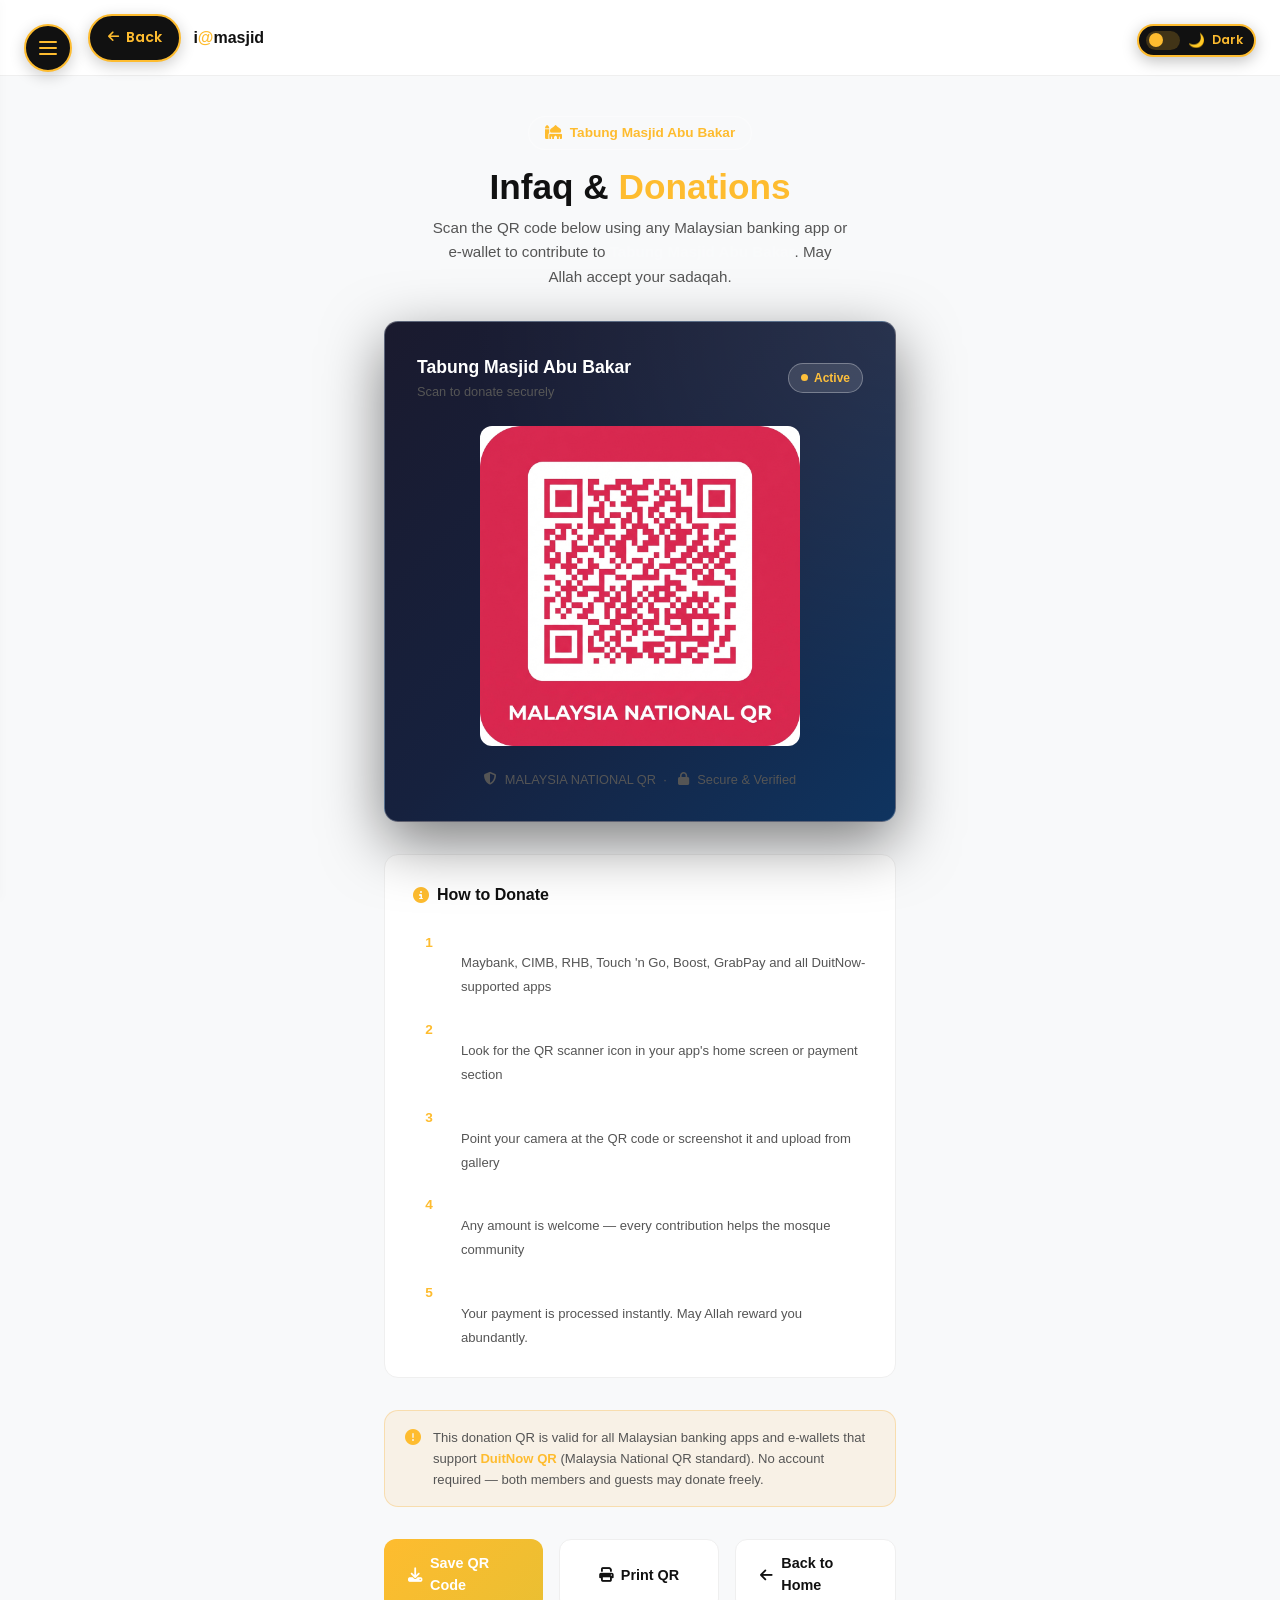
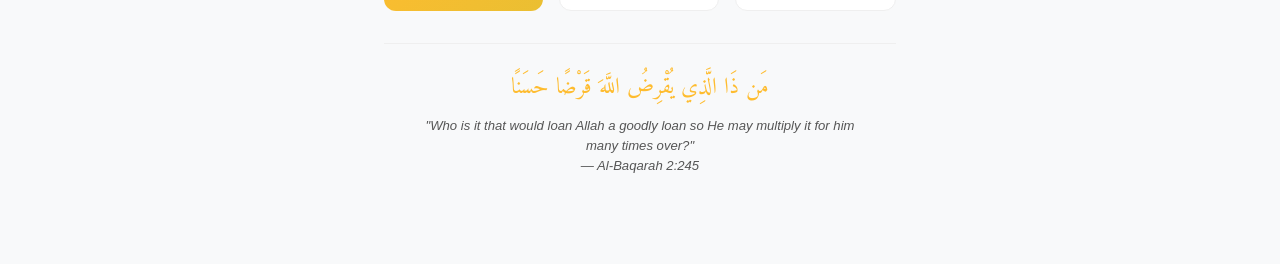
<file: donate.html>
<!DOCTYPE html>
<html lang="en">

<head>
  <meta charset="UTF-8" />
  <meta name="viewport" content="width=device-width, initial-scale=1.0" />
  <meta name="description" content="Donate to Tabung Masjid Abu Bakar via Malaysia National QR — i@masjid" />
  <title>Tabung Masjid Abu Bakar – i@masjid Donation</title>
  <link rel="preconnect" href="https://fonts.googleapis.com" />
  <link rel="preconnect" href="https://fonts.gstatic.com" crossorigin />
  <link
    href="https://fonts.googleapis.com/css2?family=Inter:wght@400;500;600;700&family=Poppins:wght@400;500;600;700&family=Amiri:wght@400;700&display=swap"
    rel="stylesheet" />
  <link rel="stylesheet" href="https://cdnjs.cloudflare.com/ajax/libs/font-awesome/6.7.2/css/all.min.css"
    crossorigin="anonymous" referrerpolicy="no-referrer" />
  <link rel="stylesheet" href="styles.css" />
  <style>
    /* ── Reset & Base ── */
    *,
    *::before,
    *::after {
      box-sizing: border-box;
      margin: 0;
      padding: 0;
    }

    :root {
      --bg: var(--bg-app, #F8F9FA);
      --card: #FFFFFF;
      --border: #EFEFEF;
      --primary: var(--primary-yellow, #FEBC2F);
      --primary-d: var(--primary-yellow-hover, #EABP32);
      --accent: var(--primary-yellow, #FEBC2F);
      --text: var(--text-main, #111111);
      --muted: var(--text-muted, #555555);
      --radius: 14px;
    }

    body.dark-mode {
      --bg: #0f0f0f;
      --card: #1a1a1a;
      --border: #2a2a2a;
      --text: #f0f0f0;
      --muted: #888888;
    }


    html {
      scroll-behavior: smooth;
    }

    body {
      font-family: 'Outfit', sans-serif;
      background: var(--bg);
      color: var(--text);
      min-height: 100vh;
      display: flex;
      flex-direction: column;
      align-items: center;
    }

    /* ── Top bar ── */
    .topbar {
      width: 100%;
      padding: 0.85rem 1.25rem;
      display: flex;
      align-items: center;
      gap: 0.75rem;
      background: rgba(11, 26, 19, 0.97);
      backdrop-filter: blur(12px);
      -webkit-backdrop-filter: blur(12px);
      border-bottom: 1px solid var(--border);
      position: sticky;
      top: 0;
      z-index: 100;
    }

    .back-btn {
      display: flex;
      align-items: center;
      gap: 0.45rem;
      background: var(--card);
      color: var(--text);
      border: 1px solid var(--border);
      padding: 0.45rem 1rem;
      border-radius: 50px;
      font-family: 'Outfit', sans-serif;
      font-size: 0.875rem;
      font-weight: 600;
      cursor: pointer;
      text-decoration: none;
      transition: all 0.2s ease;
      white-space: nowrap;
      flex-shrink: 0;
    }

    .back-btn:hover {
      background: var(--primary-d);
      border-color: var(--primary);
      color: #ffffff;
    }

    .back-btn i {
      color: var(--primary);
      font-size: 0.8rem;
    }

    .back-btn:hover i {
      color: #ffffff;
    }

    .topbar-brand {
      font-size: 1rem;
      font-weight: 700;
      color: var(--text);
    }

    .topbar-brand span {
      color: var(--primary);
    }

    /* ── Page wrapper ── */
    .page-wrap {
      width: 100%;
      max-width: 560px;
      padding: 2.5rem 1.5rem 4rem;
      display: flex;
      flex-direction: column;
      align-items: center;
      gap: 2rem;
    }

    /* ── Header ── */
    .page-header {
      text-align: center;
    }

    .mosque-badge {
      display: inline-flex;
      align-items: center;
      gap: 0.5rem;
      background: rgba(255, 255, 255, 0.12);
      border: 1px solid rgba(255, 255, 255, 0.3);
      color: var(--primary);
      padding: 0.35rem 1rem;
      border-radius: 50px;
      font-size: 0.85rem;
      font-weight: 600;
      margin-bottom: 1rem;
    }

    .page-title {
      font-size: clamp(1.6rem, 5vw, 2.2rem);
      font-weight: 800;
      line-height: 1.2;
      margin-bottom: 0.5rem;
    }

    .page-title .highlight {
      color: var(--primary);
    }

    .page-subtitle {
      color: var(--muted);
      font-size: 0.95rem;
      line-height: 1.6;
      max-width: 420px;
      margin: 0 auto;
    }

    /* ── QR Card ── */
    .qr-card {
      width: 100%;
      background: linear-gradient(135deg, #1a1a2e, #16213e, #0f3460);
      border: 1px solid rgba(255, 255, 255, 0.3);
      border-radius: var(--radius);
      padding: 2rem;
      display: flex;
      flex-direction: column;
      align-items: center;
      gap: 1.5rem;
      box-shadow: 0 20px 60px rgba(0, 0, 0, 0.5), 0 0 40px rgba(255, 255, 255, 0.08);
      position: relative;
      overflow: hidden;
    }

    .qr-card::before {
      content: '';
      position: absolute;
      inset: 0;
      background: radial-gradient(circle at top right, rgba(255, 255, 255, 0.08) 0%, transparent 60%);
      pointer-events: none;
    }

    .qr-header {
      width: 100%;
      display: flex;
      justify-content: space-between;
      align-items: center;
    }

    .qr-title-block h2 {
      font-size: 1.1rem;
      font-weight: 700;
      color: #ffffff;
    }

    .qr-title-block p {
      font-size: 0.8rem;
      color: var(--muted);
      margin-top: 2px;
    }

    .qr-live-badge {
      display: flex;
      align-items: center;
      gap: 6px;
      background: rgba(255, 255, 255, 0.12);
      border: 1px solid rgba(255, 255, 255, 0.3);
      color: var(--primary);
      padding: 0.3rem 0.75rem;
      border-radius: 50px;
      font-size: 0.75rem;
      font-weight: 600;
    }

    .live-dot {
      width: 7px;
      height: 7px;
      border-radius: 50%;
      background: var(--primary);
      animation: pulse 1.5s infinite;
    }

    @keyframes pulse {

      0%,
      100% {
        opacity: 1;
        transform: scale(1);
      }

      50% {
        opacity: 0.5;
        transform: scale(0.8);
      }
    }

    /* ── QR Image wrapper ── */
    .qr-img-wrap {
      position: relative;
      width: 100%;
      max-width: 320px;
      aspect-ratio: 1;
    }

    /* Corner glow accents */
    .qr-img-wrap::before,
    .qr-img-wrap::after {
      content: '';
      position: absolute;
      width: 40px;
      height: 40px;
      border-radius: 6px;
    }

    .qr-img-wrap::before {
      top: -4px;
      left: -4px;
      border-top: 3px solid var(--pink);
      border-left: 3px solid var(--pink);
    }

    .qr-img-wrap::after {
      bottom: -4px;
      right: -4px;
      border-bottom: 3px solid var(--pink);
      border-right: 3px solid var(--pink);
    }

    .corner-tr,
    .corner-bl {
      position: absolute;
      width: 40px;
      height: 40px;
      border-radius: 6px;
    }

    .corner-tr {
      top: -4px;
      right: -4px;
      border-top: 3px solid var(--pink);
      border-right: 3px solid var(--pink);
    }

    .corner-bl {
      bottom: -4px;
      left: -4px;
      border-bottom: 3px solid var(--pink);
      border-left: 3px solid var(--pink);
    }

    .qr-img-wrap img {
      width: 100%;
      height: 100%;
      object-fit: contain;
      border-radius: 12px;
      display: block;
    }

    .qr-footer-label {
      display: flex;
      align-items: center;
      gap: 0.5rem;
      color: var(--muted);
      font-size: 0.8rem;
    }

    .qr-footer-label i {
      color: var(--pink);
    }

    /* ── How to donate steps ── */
    .steps-card {
      width: 100%;
      background: var(--card);
      border: 1px solid var(--border);
      border-radius: var(--radius);
      padding: 1.75rem;
    }

    .steps-title {
      font-size: 1rem;
      font-weight: 700;
      color: var(--text);
      margin-bottom: 1.25rem;
      display: flex;
      align-items: center;
      gap: 0.5rem;
    }

    .steps-title i {
      color: var(--primary);
    }

    .step-list {
      list-style: none;
      display: flex;
      flex-direction: column;
      gap: 1rem;
    }

    .step-item {
      display: flex;
      align-items: flex-start;
      gap: 1rem;
    }

    .step-num {
      width: 32px;
      height: 32px;
      border-radius: 50%;
      background: rgba(255, 255, 255, 0.15);
      border: 1px solid rgba(255, 255, 255, 0.3);
      color: var(--primary);
      font-size: 0.85rem;
      font-weight: 700;
      display: flex;
      align-items: center;
      justify-content: center;
      flex-shrink: 0;
    }

    .step-text strong {
      display: block;
      font-size: 0.9rem;
      color: #ffffff;
      margin-bottom: 2px;
    }

    .step-text span {
      font-size: 0.82rem;
      color: var(--muted);
      line-height: 1.5;
    }

    /* ── Info strip ── */
    .info-strip {
      width: 100%;
      background: rgba(245, 158, 11, 0.08);
      border: 1px solid rgba(245, 158, 11, 0.25);
      border-radius: 14px;
      padding: 1rem 1.25rem;
      display: flex;
      align-items: flex-start;
      gap: 0.75rem;
    }

    .info-strip i {
      color: var(--accent);
      margin-top: 2px;
      flex-shrink: 0;
    }

    .info-strip p {
      font-size: 0.82rem;
      color: var(--muted);
      line-height: 1.6;
    }

    .info-strip p strong {
      color: var(--accent);
    }

    /* ── Action buttons ── */
    .action-row {
      width: 100%;
      display: flex;
      gap: 1rem;
      flex-wrap: wrap;
    }

    .btn {
      flex: 1;
      min-width: 140px;
      display: flex;
      align-items: center;
      justify-content: center;
      gap: 0.5rem;
      padding: 0.85rem 1.5rem;
      border-radius: 12px;
      font-family: 'Outfit', sans-serif;
      font-size: 0.9rem;
      font-weight: 600;
      cursor: pointer;
      border: none;
      text-decoration: none;
      transition: all 0.2s ease;
    }

    .btn-primary {
      background: linear-gradient(135deg, var(--primary), var(--primary-d));
      color: #ffffff;
      box-shadow: 0 4px 20px rgba(255, 255, 255, 0.25);
    }

    .btn-primary:hover {
      transform: translateY(-2px);
      box-shadow: 0 8px 28px rgba(255, 255, 255, 0.35);
    }

    .btn-outline {
      background: var(--card);
      color: var(--text);
      border: 1px solid var(--border);
    }

    .btn-outline:hover {
      border-color: var(--primary);
      background: rgba(255, 255, 255, 0.07);
    }

    /* ── Dua quote ── */
    .dua-box {
      width: 100%;
      text-align: center;
      padding: 1.5rem;
      border-top: 1px solid var(--border);
    }

    .dua-arabic {
      font-family: 'Amiri', serif;
      font-size: 1.4rem;
      color: var(--primary);
      line-height: 1.8;
      margin-bottom: 0.5rem;
      direction: rtl;
    }

    .dua-trans {
      font-size: 0.82rem;
      color: var(--muted);
      font-style: italic;
    }

    /* ── Responsive ── */
    @media (max-width: 480px) {
      .page-wrap {
        padding: 2rem 1rem 3rem;
      }

      .qr-card {
        padding: 1.5rem;
      }
    }
  </style>
</head>

<body class="standalone-shell">
  <script>
    if (localStorage.getItem('imasjid-dark-mode') === 'true') {
      document.body.classList.add('dark-mode');
    }
  </script>
  <button class="dark-mode-toggle" id="dark-mode-toggle" onclick="toggleDarkMode()" aria-label="Toggle dark mode">
    <div class="dm-track">
      <div class="dm-thumb"></div>
    </div><span class="dm-icon" id="dm-icon">🌙</span><span id="dm-label">Dark</span>
  </button>
  <input class="standalone-sidebar-toggle" id="standalone-sidebar-toggle" type="checkbox"
    aria-label="Toggle navigation menu">
  <label class="menu-btn standalone-menu-btn" for="standalone-sidebar-toggle"
    aria-label="Toggle navigation menu"><span></span><span></span><span></span></label>
  <aside class="sidebar w2-sidebar standalone-sidebar" role="navigation" aria-label="Main navigation">
    <div class="w2-sidebar-header"><a href="index.html" class="sidebar-logo"><img src="logo.png" alt="i@masjid logo"
          class="sidebar-logo-img w2-sidebar-logo"><span class="sidebar-brand w2-sidebar-title">i<span
            class="brand-at">@</span>masjid</span></a></div>
    <div class="sidebar-divider"></div>
    <ul class="sidebar-links w2-nav-list">
      <li><a href="index.html" class="nav-link w2-nav-item"><span class="sl-icon"><i
              class="fa-solid fa-house"></i></span> Home</a></li>
      <li><a href="index.html#prayer" class="nav-link w2-nav-item"><span class="sl-icon"><i
              class="fa-solid fa-clock"></i></span> Prayer Times</a></li>
      <li><a href="index.html#events" class="nav-link w2-nav-item"><span class="sl-icon"><i
              class="fa-solid fa-calendar-days"></i></span> Events</a></li>
      <li><a href="korban.html" class="nav-link w2-nav-item"><span class="sl-icon"><i
              class="fa-solid fa-cow"></i></span> Ibadah Qurban</a></li>
      <li><a href="khairat.html" class="nav-link w2-nav-item"><span class="sl-icon"><i
              class="fa-solid fa-heart-pulse"></i></span> Khairat Kematian</a></li>
      <li><a href="announcements.html" class="nav-link w2-nav-item"><span class="sl-icon"><i
              class="fa-solid fa-tower-broadcast"></i></span> Announcements</a></li>
      <li><a href="donate.html" class="nav-link w2-nav-item active"><span class="sl-icon"><i
              class="fa-solid fa-hand-holding-dollar"></i></span> Infaq &amp; Donate</a></li>
      <li><a href="index.html#about" class="nav-link w2-nav-item"><span class="sl-icon"><i
              class="fa-solid fa-mosque"></i></span> About</a></li>
    </ul>
    <div class="sidebar-divider"></div>
    <a href="index.html#login" class="nav-link btn-gold-w2 sidebar-login">Login Portal</a>
  </aside>


  <!-- ── Top Bar ── -->
  <div class="topbar">
    <a href="index.html" class="back-btn" id="back-btn">
      <i class="fa-solid fa-arrow-left"></i> Back
    </a>
    <span class="topbar-brand">i<span>@</span>masjid</span>
  </div>

  <!-- ── Main Content ── -->
  <div class="page-wrap">

    <!-- Header -->
    <div class="page-header">
      <div class="mosque-badge">
        <i class="fa-solid fa-mosque"></i>
        Tabung Masjid Abu Bakar
      </div>
      <h1 class="page-title">
        Infaq &amp; <span class="highlight">Donations</span>
      </h1>
      <p class="page-subtitle">
        Scan the QR code below using any Malaysian banking app or e-wallet to
        contribute to <strong style="color:#f9fafb;">Tabung Masjid Abu Bakar</strong>.
        May Allah accept your sadaqah.
      </p>
    </div>

    <!-- QR Card -->
    <div class="qr-card">
      <!-- Card header -->
      <div class="qr-header">
        <div class="qr-title-block">
          <h2>Tabung Masjid Abu Bakar</h2>
          <p>Scan to donate securely</p>
        </div>
        <div class="qr-live-badge">
          <div class="live-dot"></div>
          Active
        </div>
      </div>

      <!-- QR Image -->
      <div class="qr-img-wrap">
        <div class="corner-tr"></div>
        <div class="corner-bl"></div>
        <img src="assets/images/qr-tabung-masjid.png" alt="Malaysia National QR Code – Tabung Masjid Abu Bakar"
          id="qr-img"
          onerror="this.style.display='none';document.getElementById('qr-fallback').style.display='flex';" />
        <!-- Fallback if image missing -->
        <div id="qr-fallback"
          style="display:none;width:100%;height:100%;background:#1a1a2e;border-radius:12px;align-items:center;justify-content:center;flex-direction:column;gap:1rem;border:2px dashed #ffffff;">
          <i class="fa-solid fa-qrcode" style="font-size:4rem;color:#ffffff;"></i>
          <p style="color:#cbd5e1;font-size:0.85rem;text-align:center;padding:0 1rem;">
            Place your QR image at:<br>
            <code style="color:#ffffff;">assets/images/qr-tabung-masjid.png</code>
          </p>
        </div>
      </div>

      <!-- Label -->
      <div class="qr-footer-label">
        <i class="fa-solid fa-shield-halved"></i>
        MALAYSIA NATIONAL QR &nbsp;·&nbsp;
        <i class="fa-solid fa-lock"></i>
        Secure &amp; Verified
      </div>
    </div>

    <!-- How to Donate -->
    <div class="steps-card">
      <div class="steps-title">
        <i class="fa-solid fa-circle-info"></i>
        How to Donate
      </div>
      <ul class="step-list">
        <li class="step-item">
          <div class="step-num">1</div>
          <div class="step-text">
            <strong>Open your banking app or e-wallet</strong>
            <span>Maybank, CIMB, RHB, Touch 'n Go, Boost, GrabPay and all DuitNow-supported apps</span>
          </div>
        </li>
        <li class="step-item">
          <div class="step-num">2</div>
          <div class="step-text">
            <strong>Tap "Scan QR" or "Pay"</strong>
            <span>Look for the QR scanner icon in your app's home screen or payment section</span>
          </div>
        </li>
        <li class="step-item">
          <div class="step-num">3</div>
          <div class="step-text">
            <strong>Scan the QR code above</strong>
            <span>Point your camera at the QR code or screenshot it and upload from gallery</span>
          </div>
        </li>
        <li class="step-item">
          <div class="step-num">4</div>
          <div class="step-text">
            <strong>Enter your donation amount</strong>
            <span>Any amount is welcome — every contribution helps the mosque community</span>
          </div>
        </li>
        <li class="step-item">
          <div class="step-num">5</div>
          <div class="step-text">
            <strong>Confirm &amp; receive receipt</strong>
            <span>Your payment is processed instantly. May Allah reward you abundantly.</span>
          </div>
        </li>
      </ul>
    </div>

    <!-- Info notice -->
    <div class="info-strip">
      <i class="fa-solid fa-circle-exclamation"></i>
      <p>
        This donation QR is valid for all Malaysian banking apps and e-wallets that support
        <strong>DuitNow QR</strong> (Malaysia National QR standard).
        No account required — both members and guests may donate freely.
      </p>
    </div>

    <!-- Action Buttons -->
    <div class="action-row">
      <a href="qr-save.html" class="btn btn-primary">
        <i class="fa-solid fa-download"></i>
        Save QR Code
      </a>
      <button class="btn btn-outline" onclick="window.print()">
        <i class="fa-solid fa-print"></i>
        Print QR
      </button>
      <a href="index.html" class="btn btn-outline">
        <i class="fa-solid fa-arrow-left"></i>
        Back to Home
      </a>
    </div>

    <!-- Dua -->
    <div class="dua-box">
      <div class="dua-arabic">مَن ذَا الَّذِي يُقْرِضُ اللَّهَ قَرْضًا حَسَنًا</div>
      <p class="dua-trans">
        "Who is it that would loan Allah a goodly loan so He may multiply it for him many times over?"
        <br>— Al-Baqarah 2:245
      </p>
    </div>

  </div><!-- /page-wrap -->

  <script>
    // ── Download QR image ──────────────────────────────────────────
    function downloadQR() {
      var img = document.getElementById('qr-img');
      if (!img || img.style.display === 'none') {
        alert('QR image not found. Please place your QR at assets/images/qr-tabung-masjid.png');
        return;
      }
      var link = document.createElement('a');
      link.href = img.src;
      link.download = 'tabung-masjid-abu-bakar-qr.png';
      link.click();
    }

    // ── Back button: smart history or fallback to index.html ───────
    document.getElementById('back-btn').addEventListener('click', function (e) {
      e.preventDefault();
      if (window.history.length > 1 && document.referrer) {
        window.history.back();
      } else {
        window.location.href = 'index.html';
      }
    });
  </script>
  <script src="js/dark-mode.js"></script>
  <script src="js/sidebar-state.js"></script>

</body>

</html>
</file>
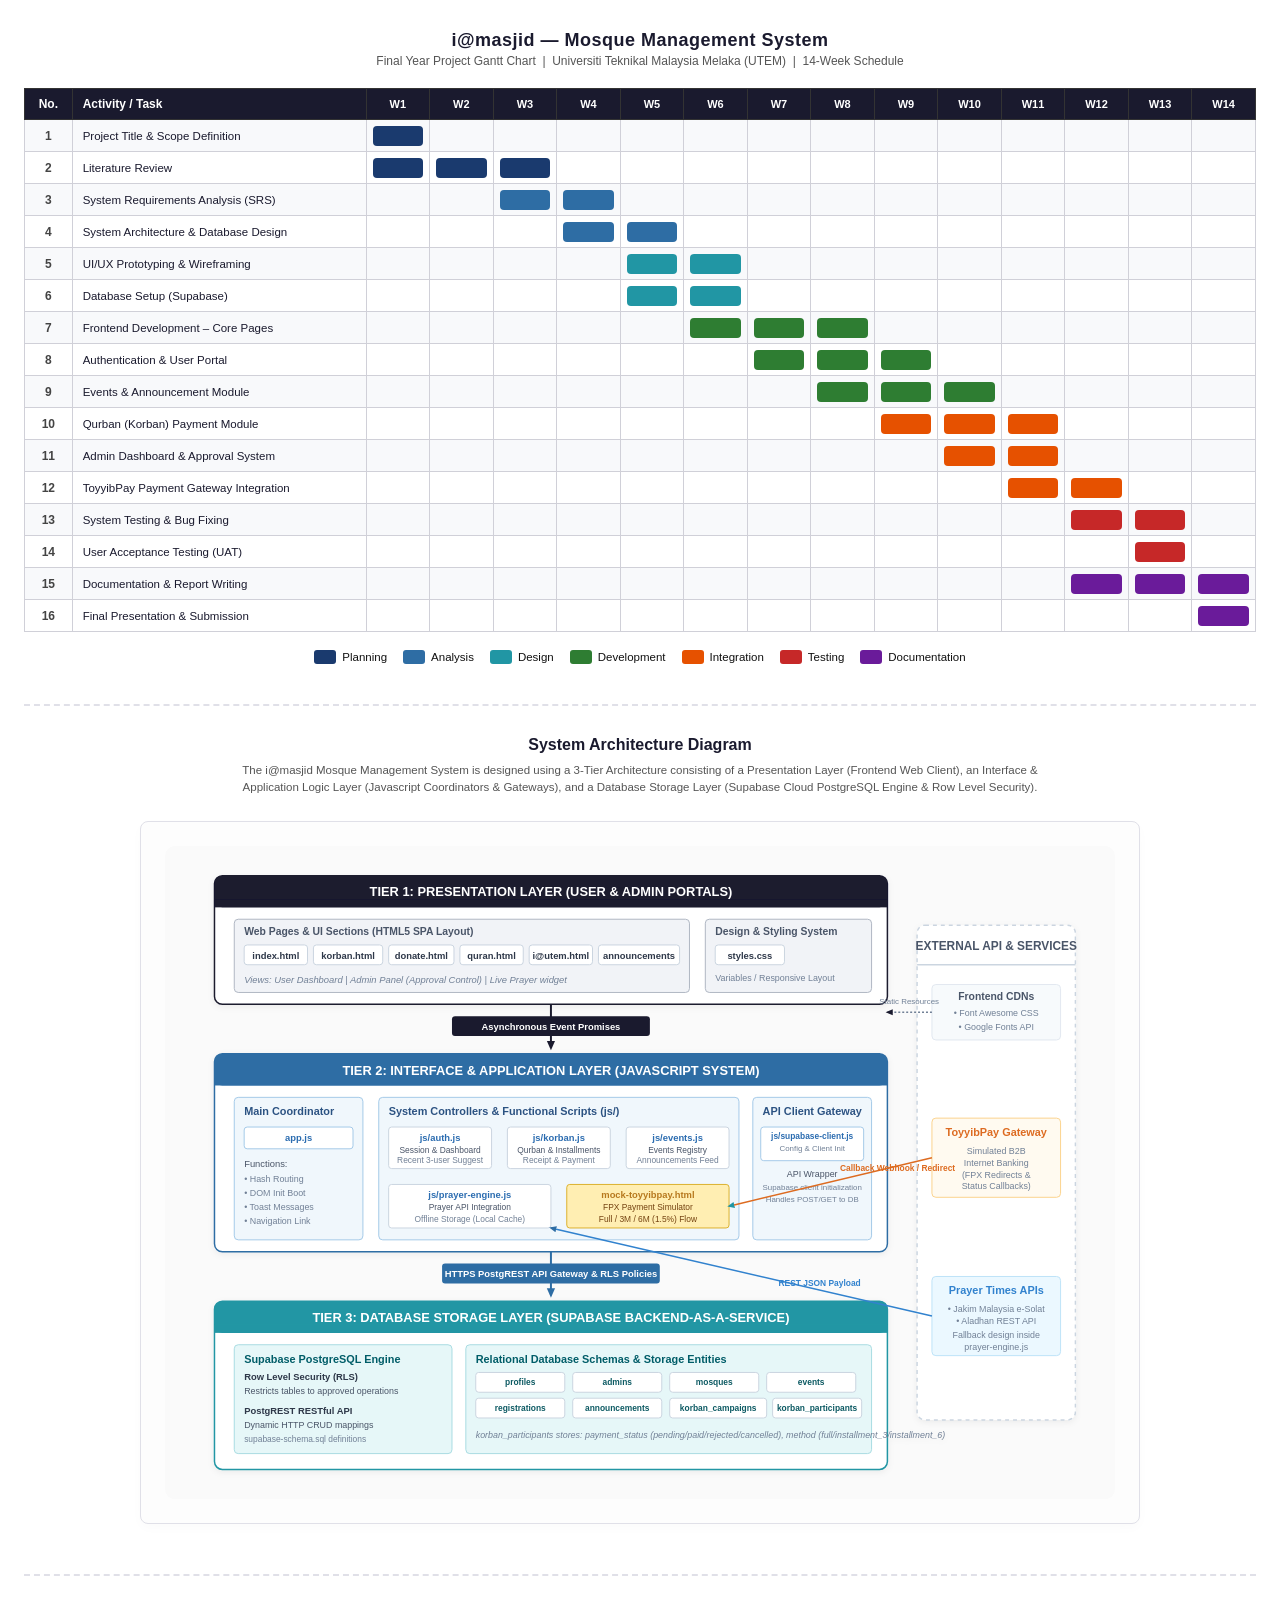
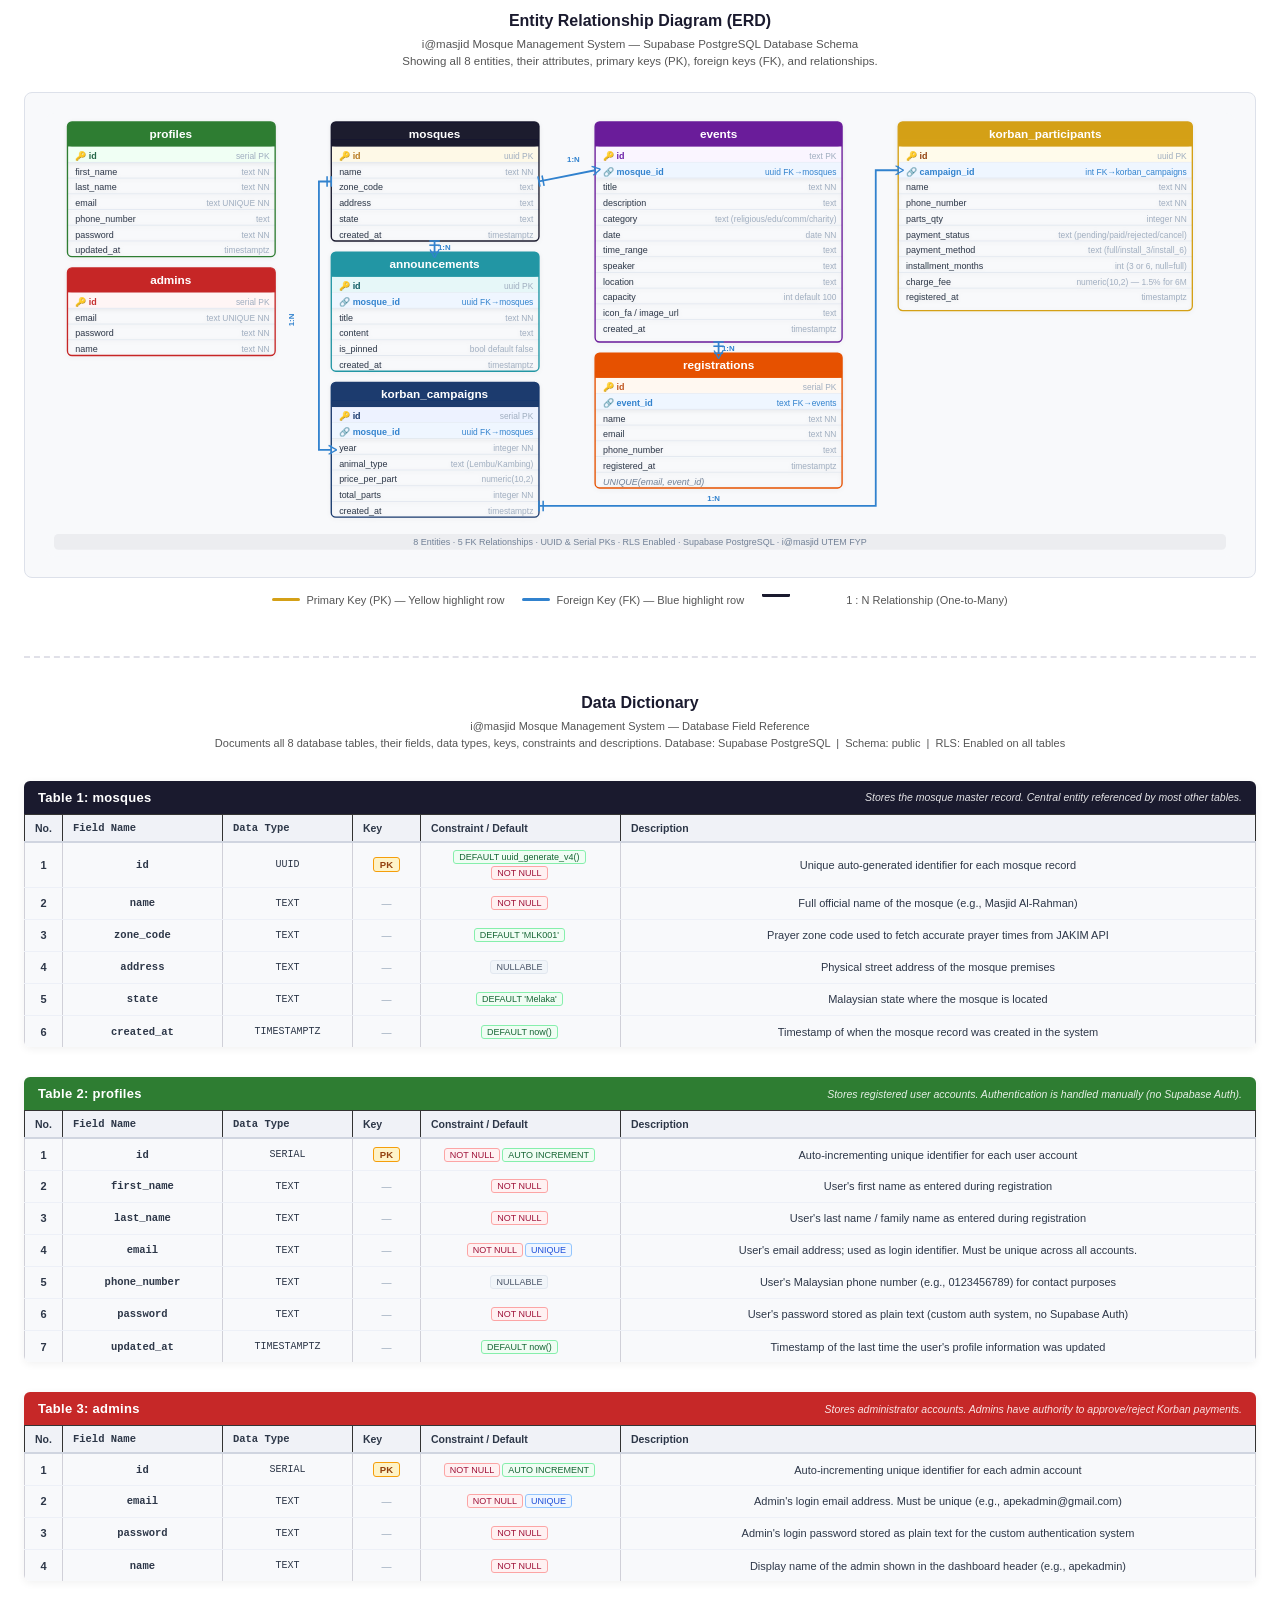
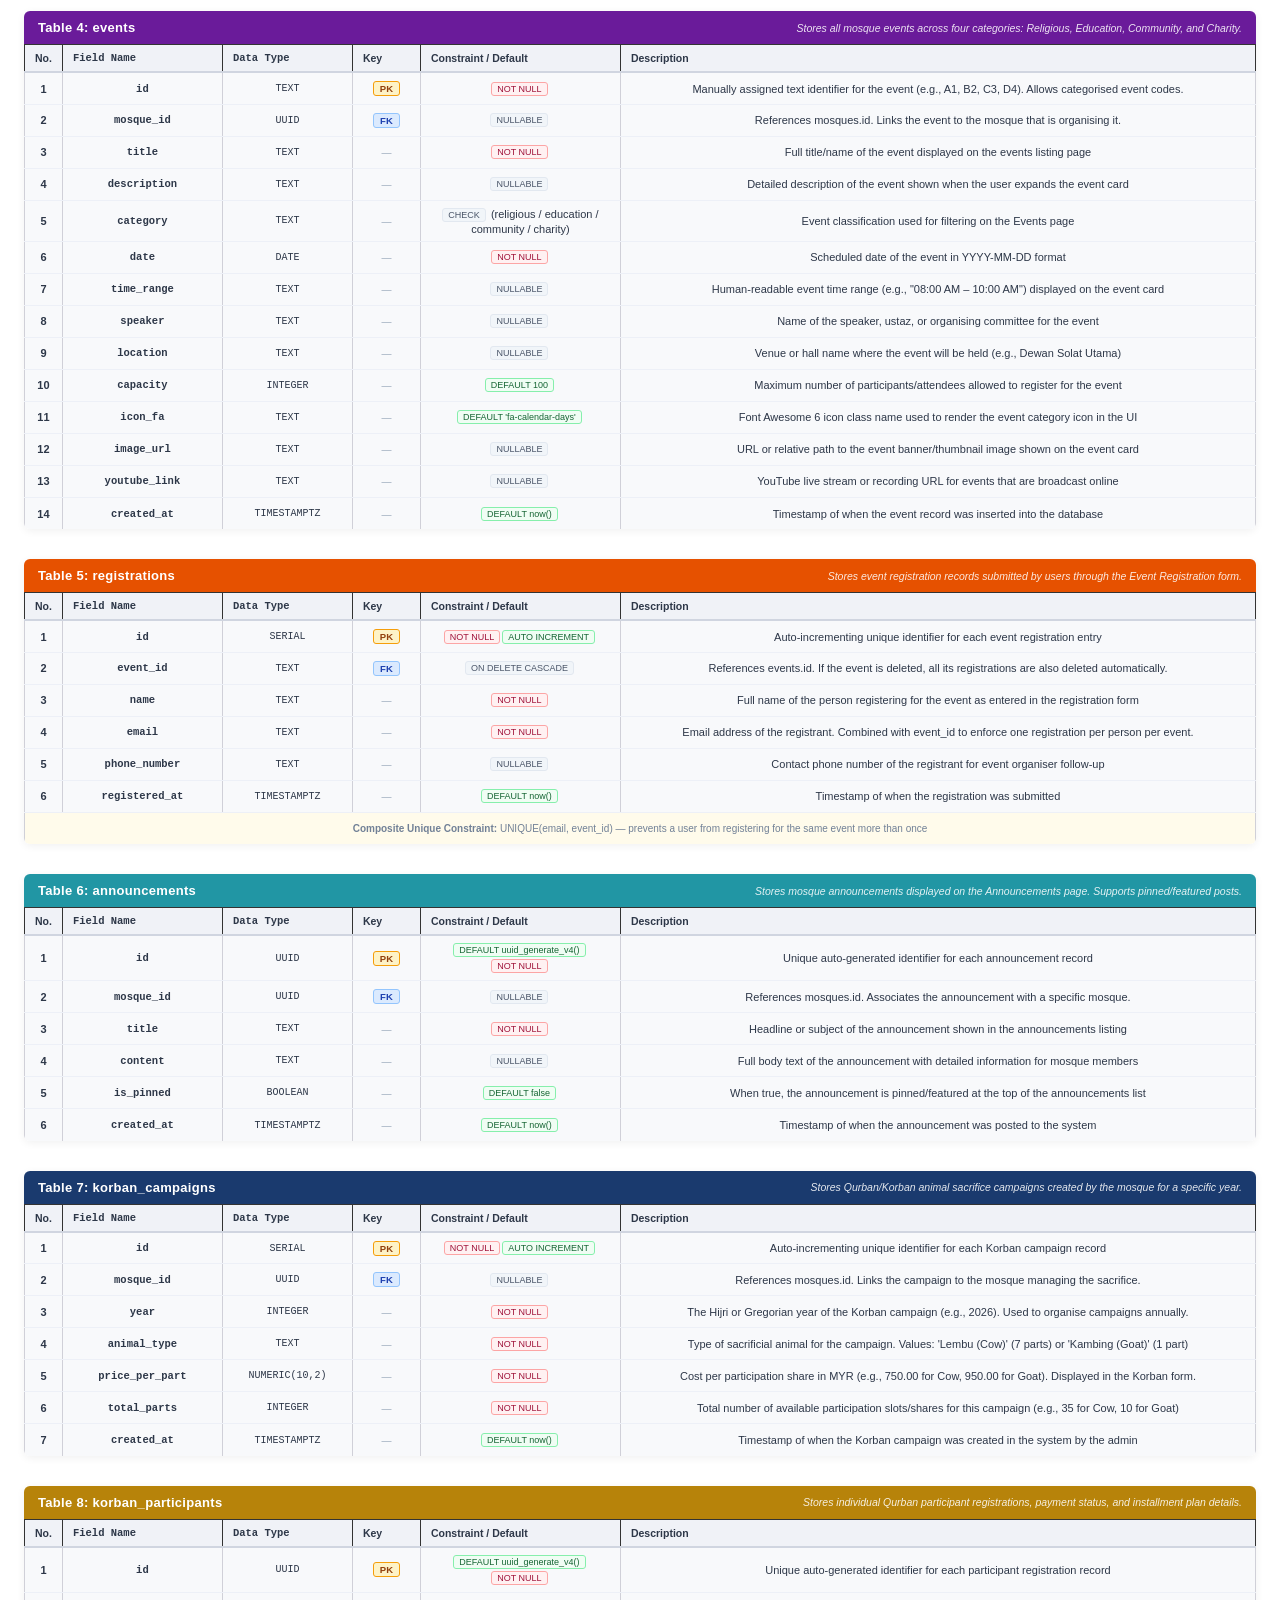
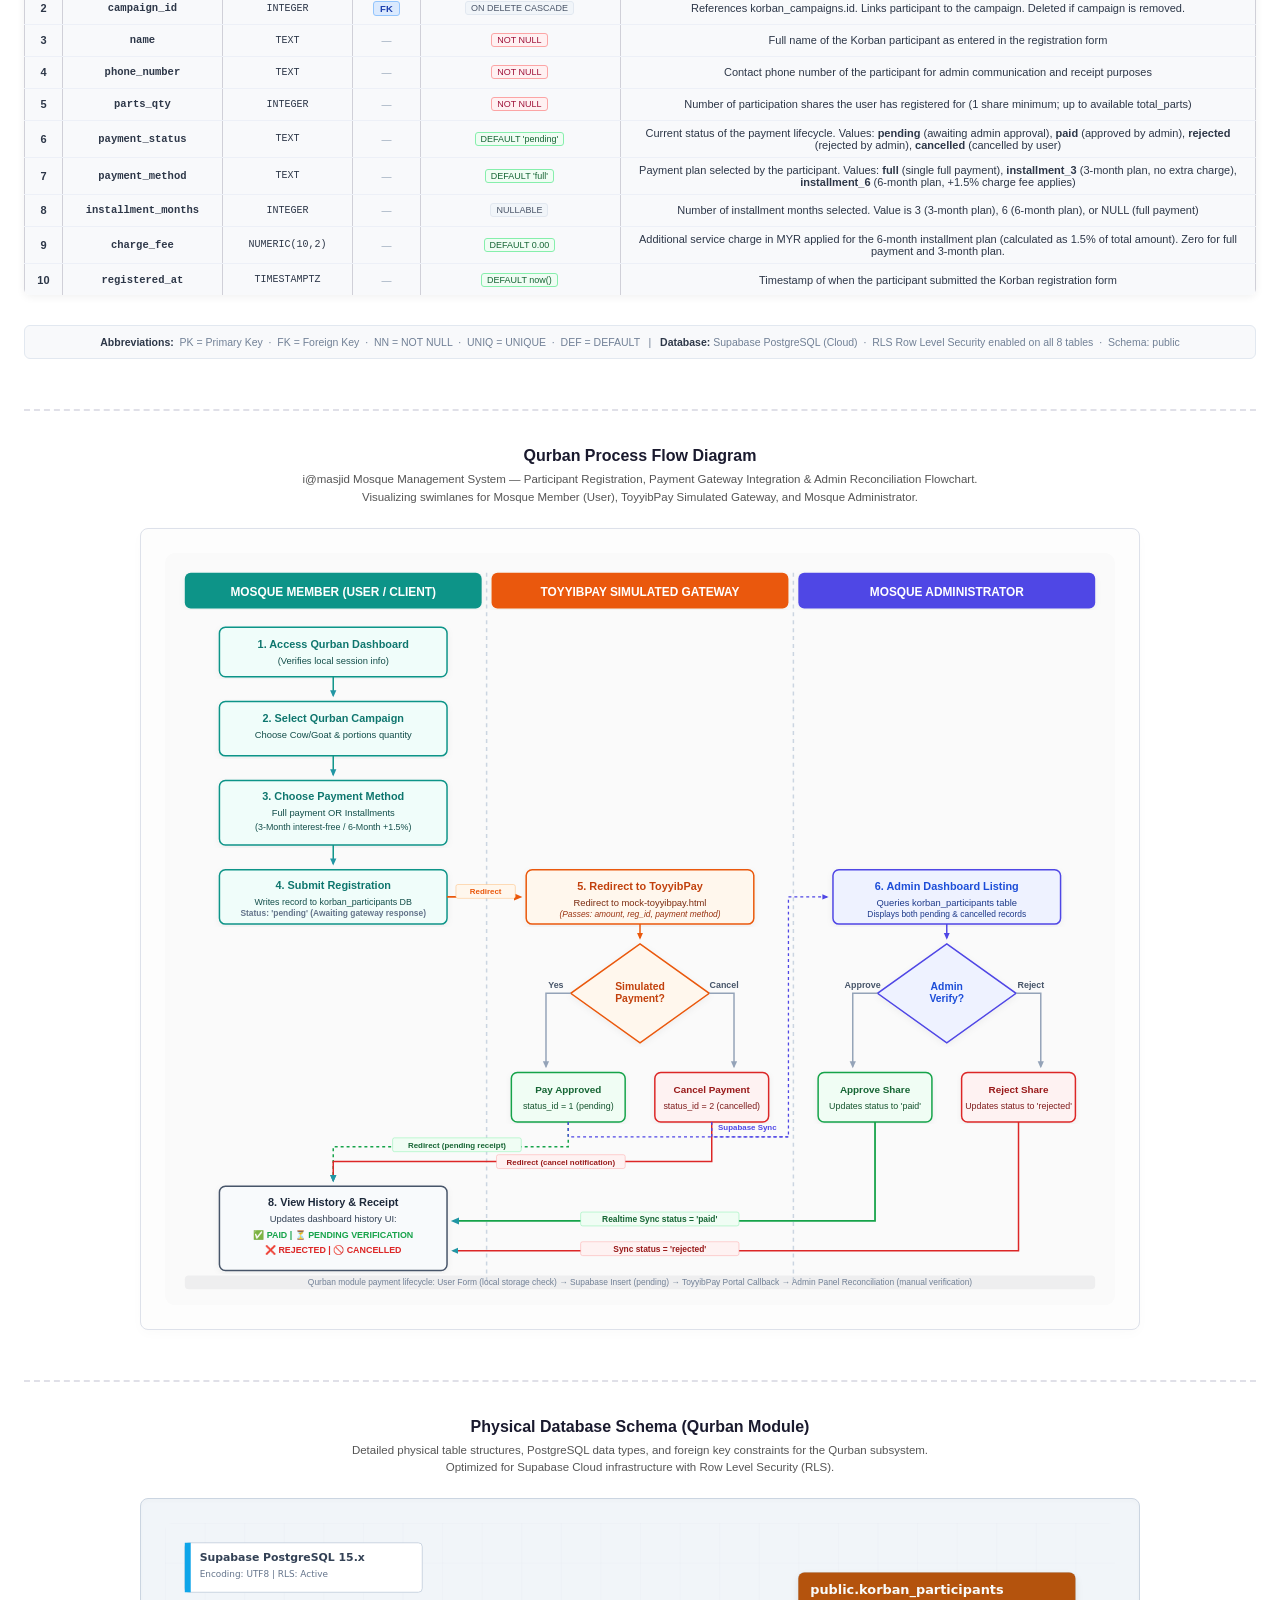
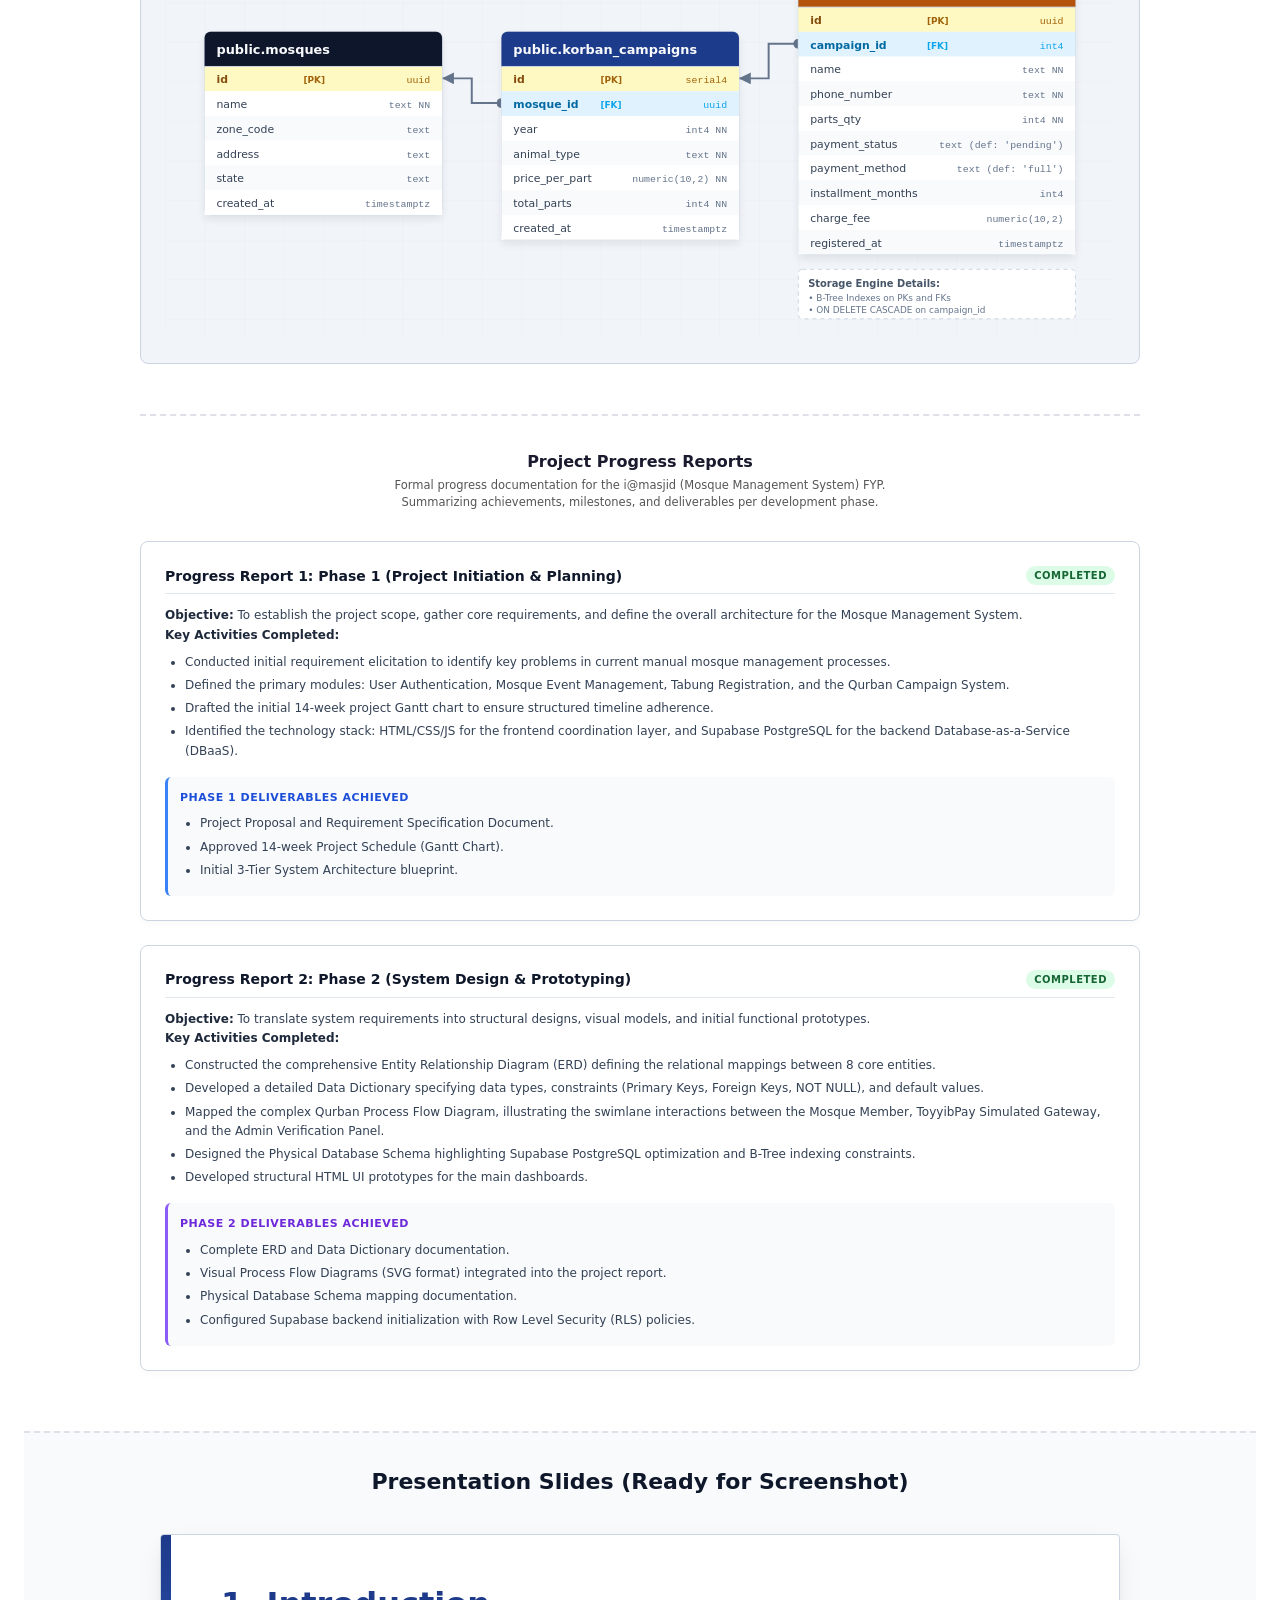
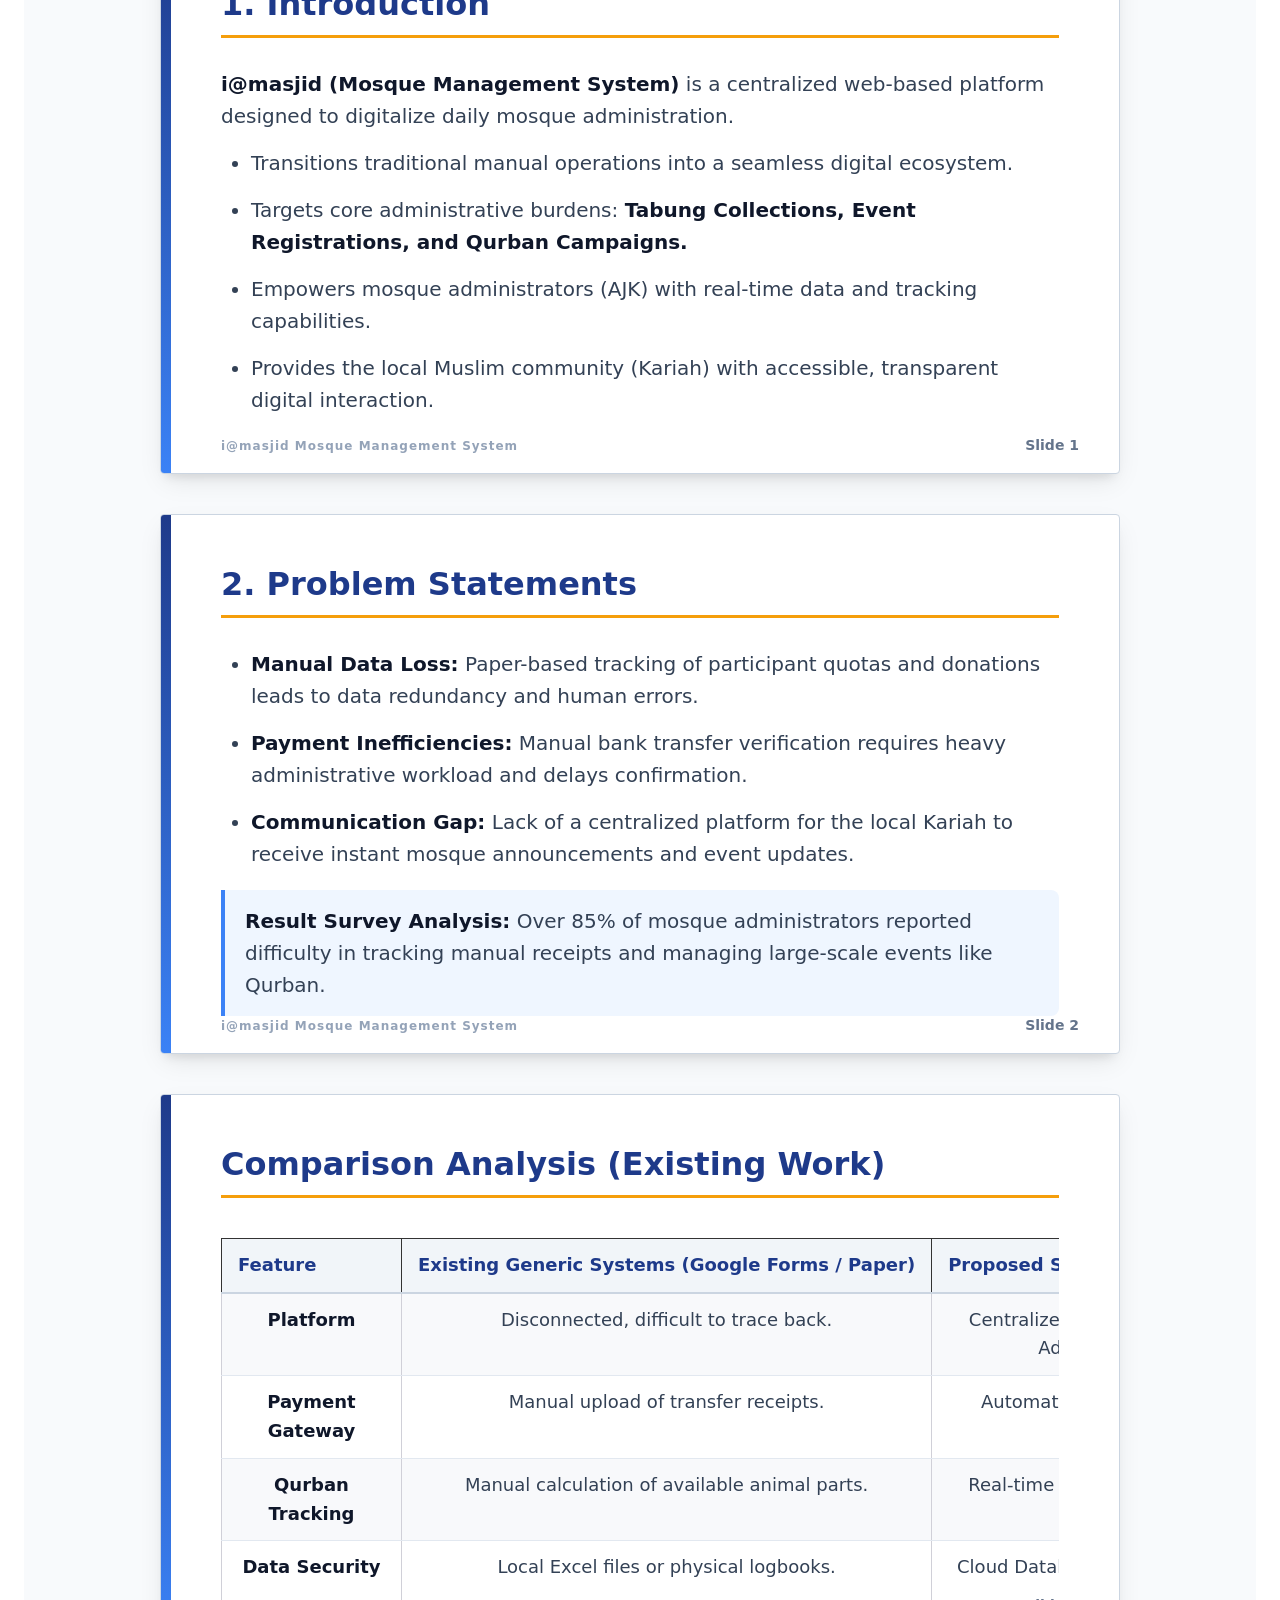
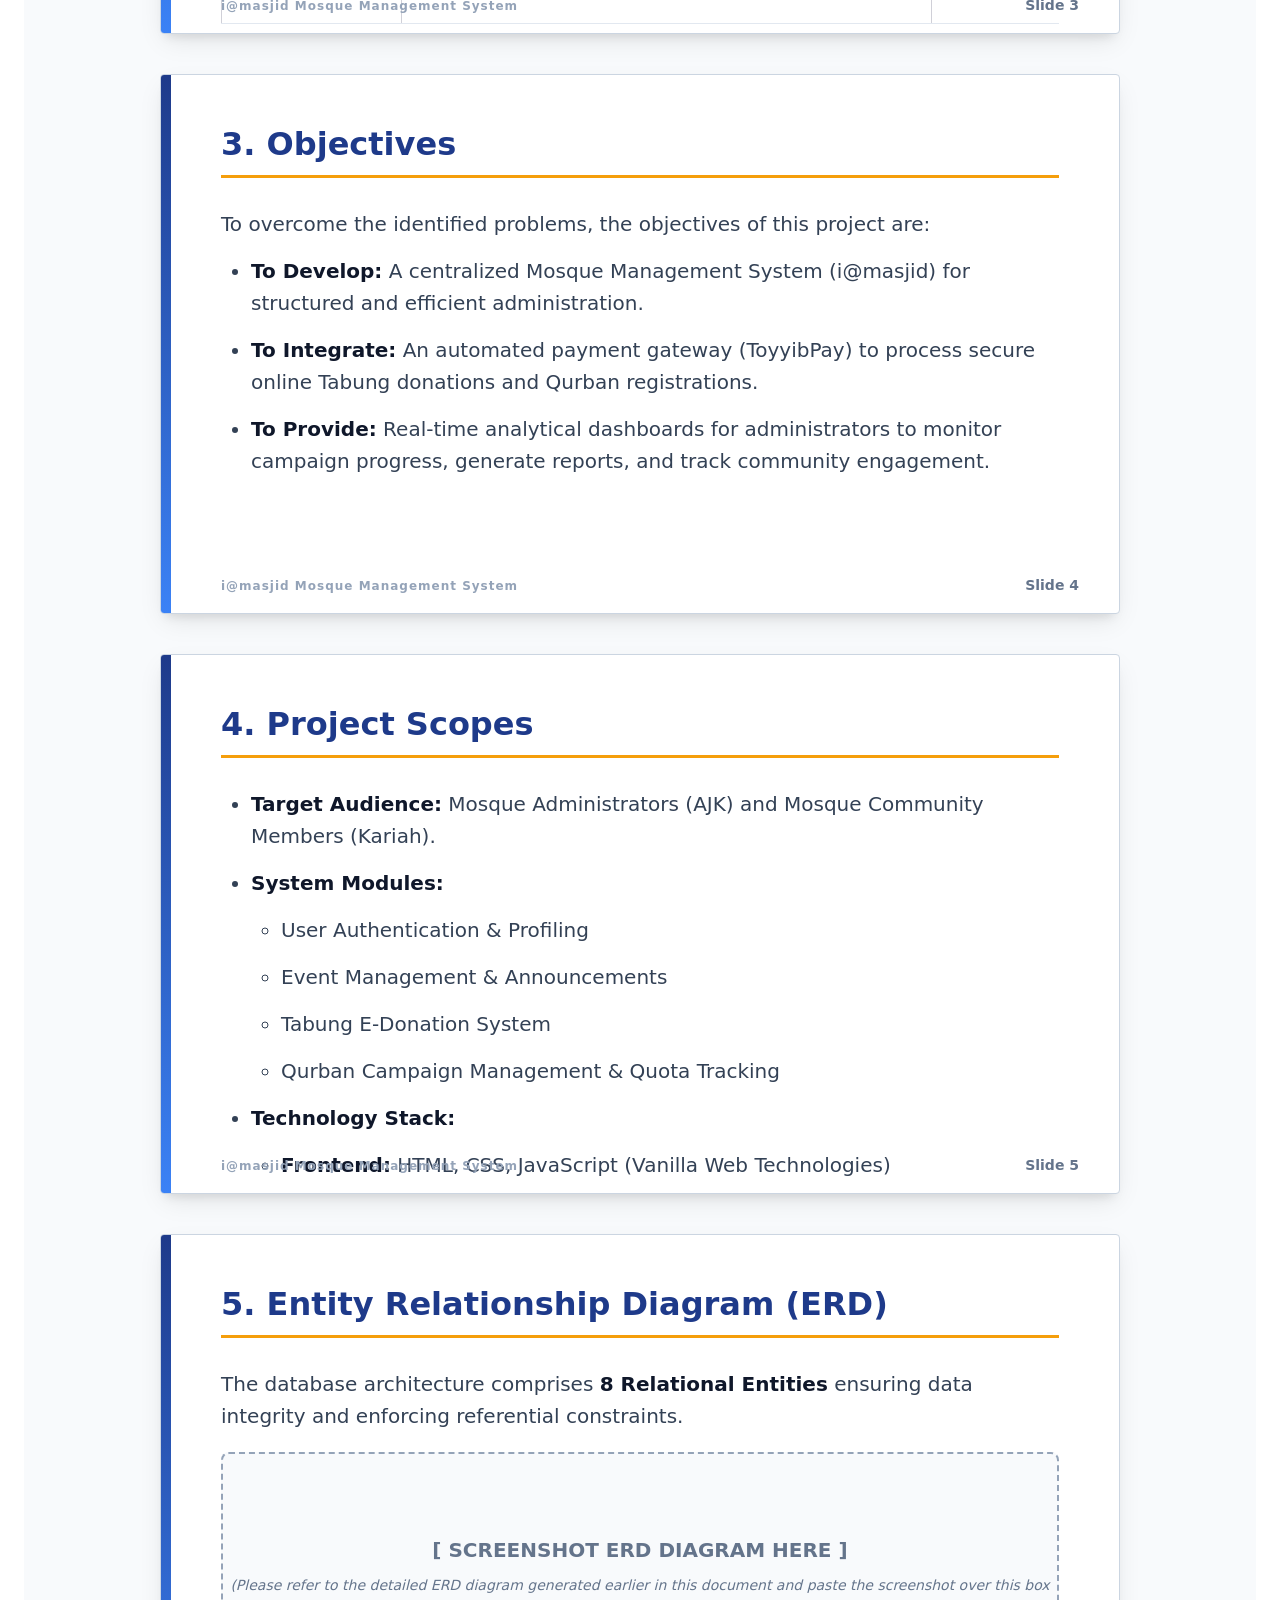
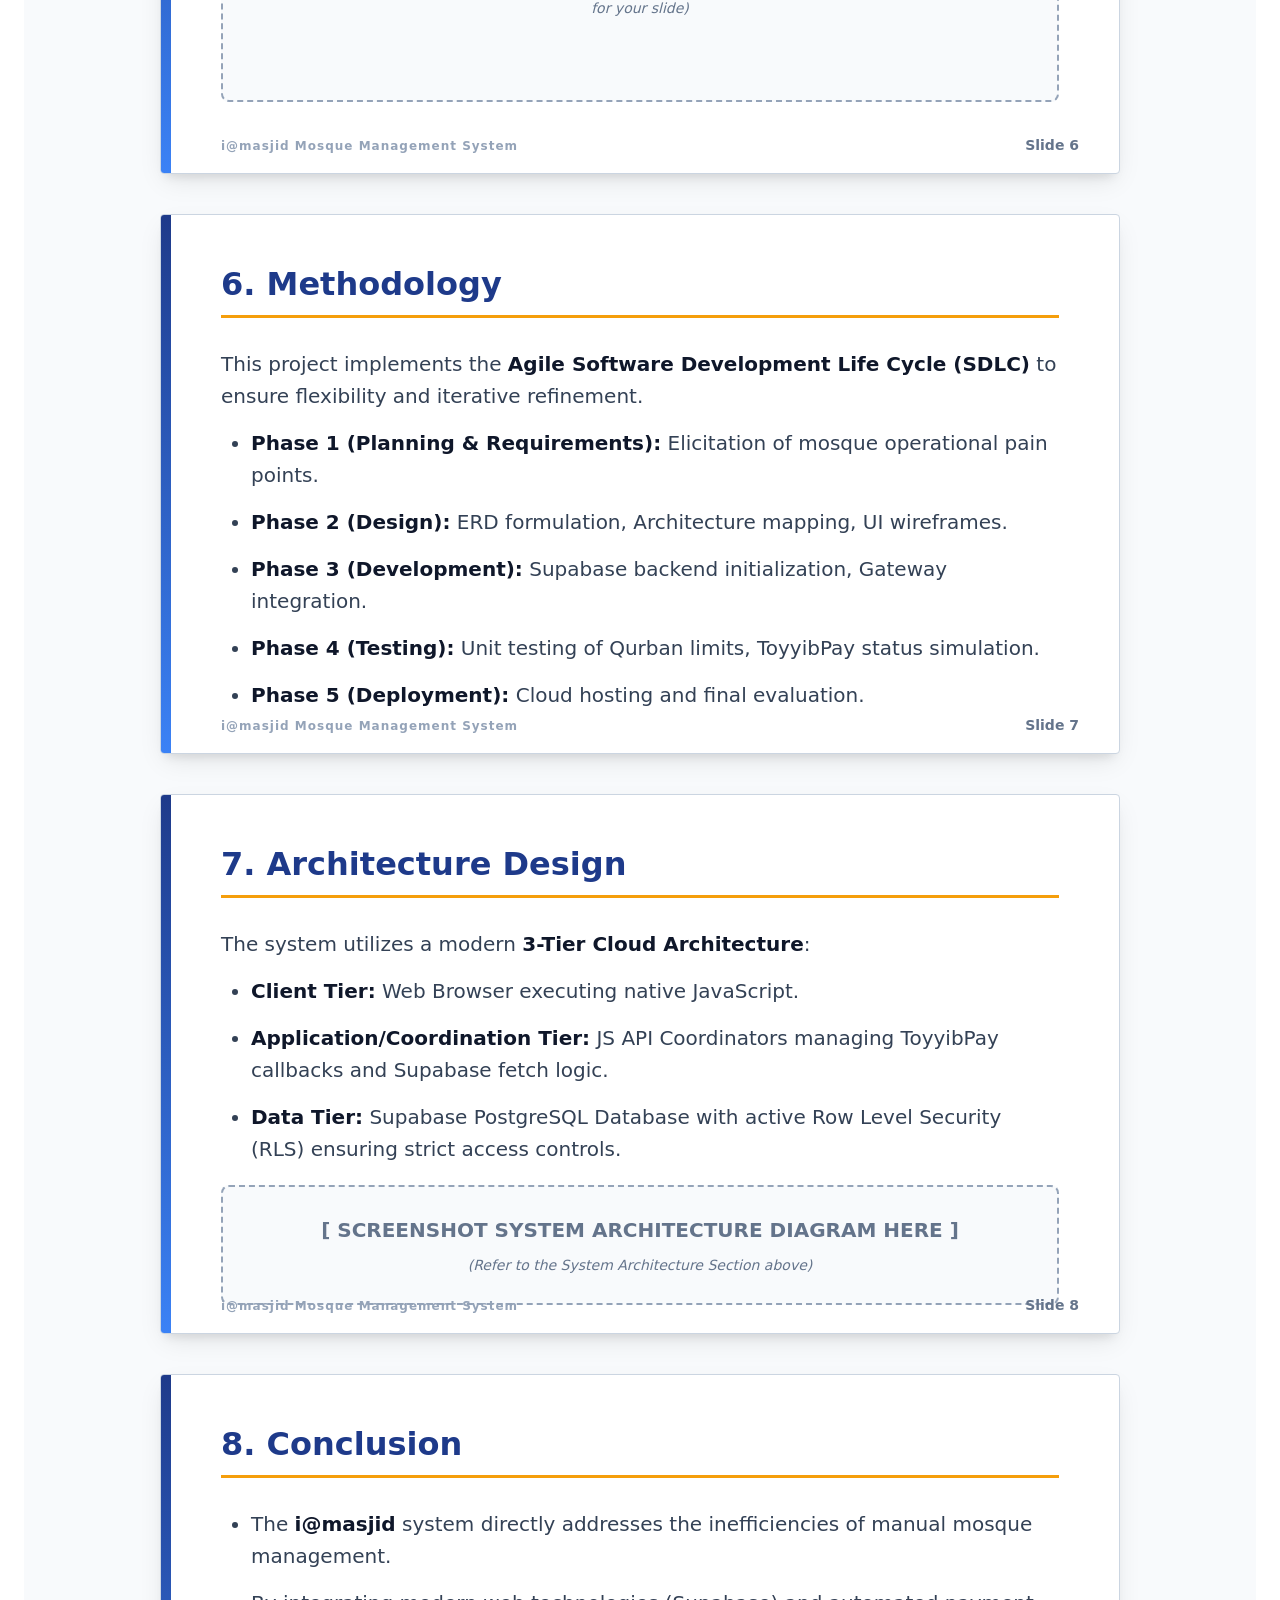
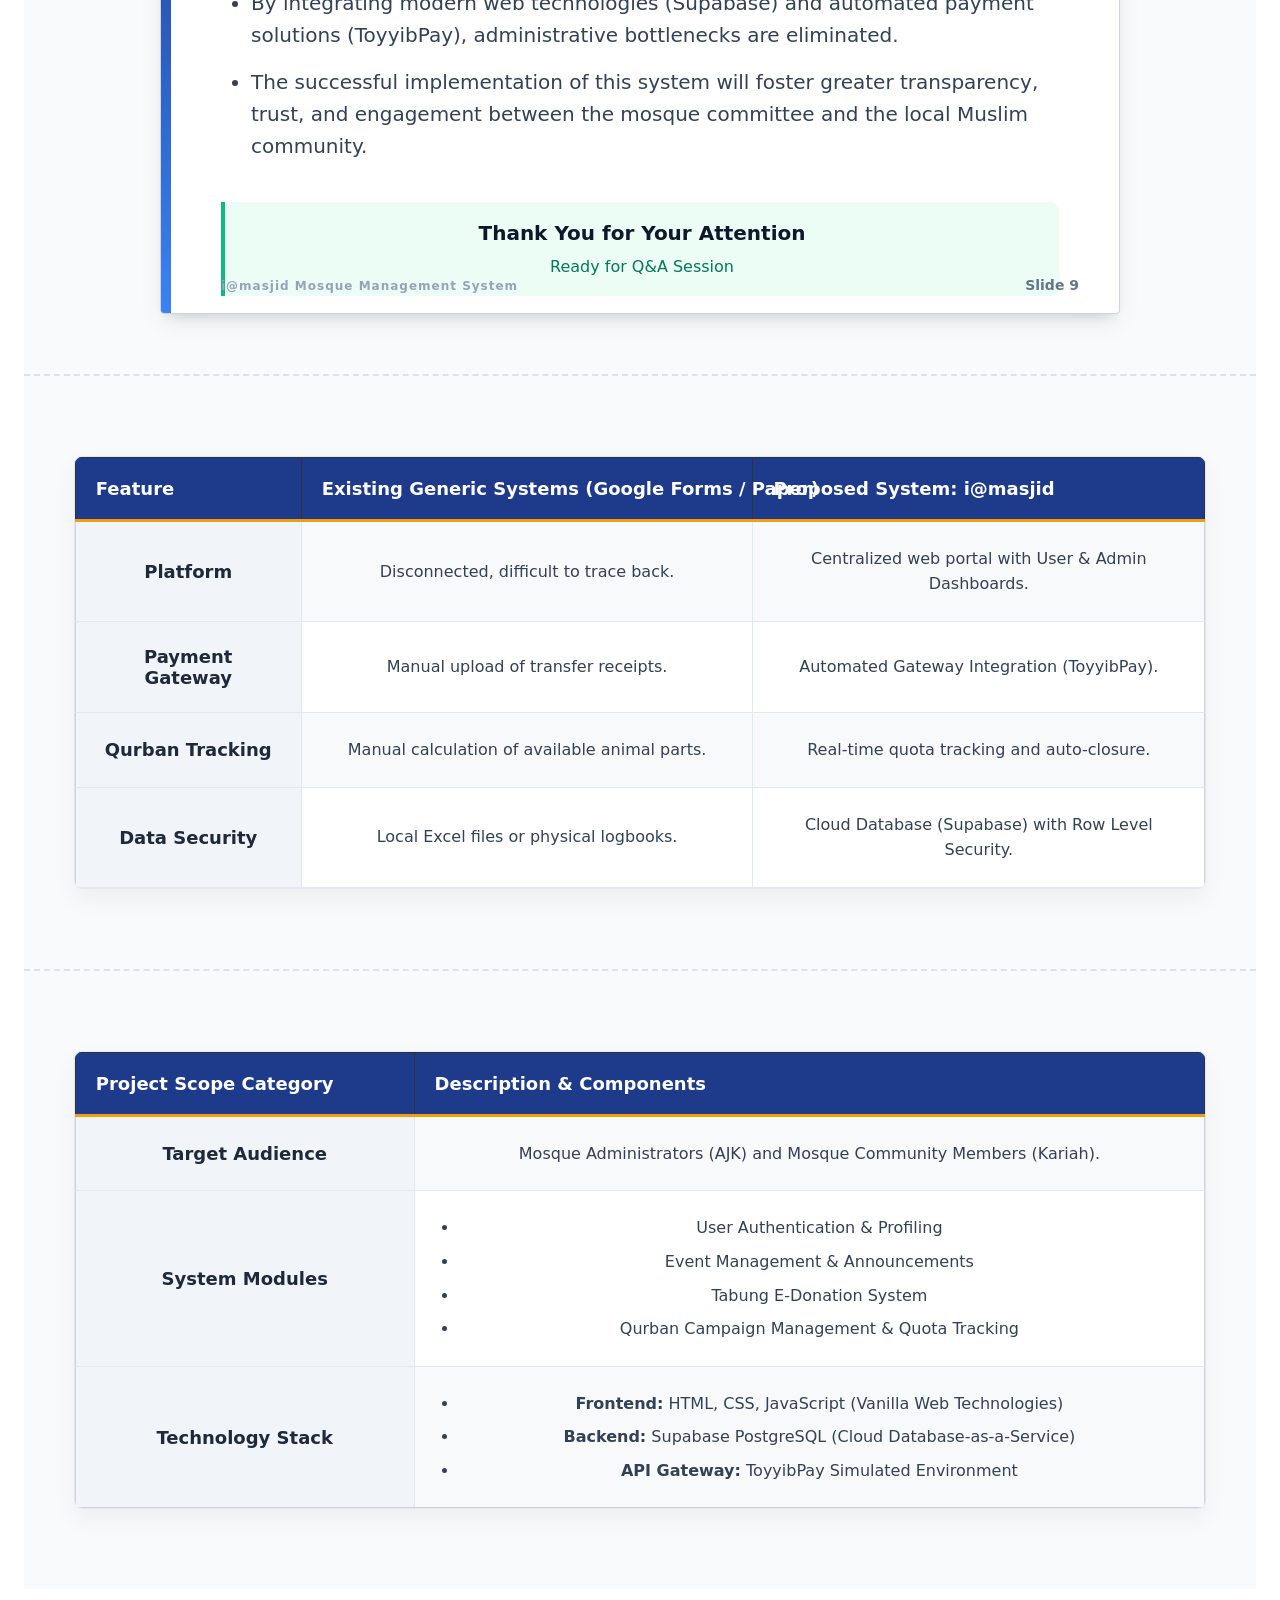
<file: gantt-chart.html>
<!DOCTYPE html>
<html lang="en">
<head>
  <meta charset="UTF-8">
  <title>Gantt Chart – i@masjid FYP</title>
  <style>
    * { box-sizing: border-box; margin: 0; padding: 0; }
    body {
      font-family: 'Segoe UI', Arial, sans-serif;
      background: #fff;
      padding: 30px 24px;
      color: #111;
    }
    .page-title {
      text-align: center;
      margin-bottom: 6px;
    }
    .page-title h1 {
      font-size: 18px;
      font-weight: 700;
      letter-spacing: 0.5px;
      color: #1a1a2e;
    }
    .page-title p {
      font-size: 12px;
      color: #555;
      margin-top: 3px;
    }
    .chart-wrap {
      overflow-x: auto;
      margin-top: 20px;
    }
    table {
      width: 100%;
      border-collapse: collapse;
      font-size: 12px;
      min-width: 960px;
    }
    /* Header */
    thead tr th {
      background: #1a1a2e;
      color: #fff;
      text-align: center;
      padding: 8px 4px;
      border: 1px solid #333;
      font-weight: 600;
      white-space: nowrap;
    }
    thead tr th.col-no    { width: 36px; }
    thead tr th.col-task  { width: 220px; text-align: left; padding-left: 10px; }
    thead tr th.col-week  { width: 48px; font-size: 11px; }

    /* Body rows */
    tbody tr:nth-child(odd)  td { background-color: #f8f9fb; }
    tbody tr:nth-child(even) td { background-color: #fff; }

    tbody tr td {
      border: 1px solid #d0d0d8;
      padding: 5px 4px;
      text-align: center;
      vertical-align: middle;
      height: 32px;
    }
    tbody tr td.col-no   { font-weight: 700; color: #444; width: 36px; }
    tbody tr td.col-task { text-align: left; padding-left: 10px; color: #1a1a2e; font-size: 11.5px; white-space: nowrap; }

    /* Colored bar cells */
    .bar { border-radius: 4px; height: 20px; display: block; margin: 0 2px; }
    .planning   { background-color: #1a3a6e; }
    .analysis   { background-color: #2e6da4; }
    .design     { background-color: #2196A4; }
    .dev        { background-color: #2e7d32; }
    .integration{ background-color: #e65100; }
    .testing    { background-color: #c62828; }
    .docs       { background-color: #6a1b9a; }

    /* Legend */
    .legend {
      display: flex;
      flex-wrap: wrap;
      gap: 16px;
      margin-top: 18px;
      justify-content: center;
      font-size: 11.5px;
    }
    .legend-item {
      display: flex;
      align-items: center;
      gap: 6px;
    }
    .legend-box {
      width: 22px; height: 14px;
      border-radius: 3px;
      flex-shrink: 0;
    }

    @media print {
      body { padding: 10px; }
      .chart-wrap { overflow: visible; }
      .architecture-section {
        page-break-before: always;
        border-top: none;
        margin-top: 0;
        padding-top: 10px;
      }
    }

    /* System Architecture Diagram styling */
    .architecture-section {
      margin-top: 40px;
      padding-top: 30px;
      border-top: 2px dashed #e0e0e8;
    }
    .architecture-section h2 {
      font-size: 16px;
      font-weight: 700;
      color: #1a1a2e;
      text-align: center;
      margin-bottom: 8px;
    }
    .architecture-section .section-desc {
      font-size: 11.5px;
      color: #555;
      max-width: 800px;
      margin: 0 auto 24px auto;
      text-align: center;
      line-height: 1.5;
    }
    .svg-container {
      display: flex;
      justify-content: center;
      background: #fdfdfd;
      border: 1px solid #e0e0e8;
      border-radius: 8px;
      padding: 24px;
      box-shadow: 0 4px 12px rgba(0,0,0,0.02);
      max-width: 1000px;
      margin: 0 auto;
    }
  </style>
</head>
<body>

  <div class="page-title">
    <h1>i@masjid — Mosque Management System</h1>
    <p>Final Year Project Gantt Chart &nbsp;|&nbsp; Universiti Teknikal Malaysia Melaka (UTEM) &nbsp;|&nbsp; 14-Week Schedule</p>
  </div>

  <div class="chart-wrap">
    <table>
      <thead>
        <tr>
          <th class="col-no">No.</th>
          <th class="col-task">Activity / Task</th>
          <th class="col-week">W1</th>
          <th class="col-week">W2</th>
          <th class="col-week">W3</th>
          <th class="col-week">W4</th>
          <th class="col-week">W5</th>
          <th class="col-week">W6</th>
          <th class="col-week">W7</th>
          <th class="col-week">W8</th>
          <th class="col-week">W9</th>
          <th class="col-week">W10</th>
          <th class="col-week">W11</th>
          <th class="col-week">W12</th>
          <th class="col-week">W13</th>
          <th class="col-week">W14</th>
        </tr>
      </thead>
      <tbody id="gantt-body"></tbody>
    </table>
  </div>

  <div class="legend">
    <div class="legend-item"><div class="legend-box" style="background:#1a3a6e;"></div> Planning</div>
    <div class="legend-item"><div class="legend-box" style="background:#2e6da4;"></div> Analysis</div>
    <div class="legend-item"><div class="legend-box" style="background:#2196A4;"></div> Design</div>
    <div class="legend-item"><div class="legend-box" style="background:#2e7d32;"></div> Development</div>
    <div class="legend-item"><div class="legend-box" style="background:#e65100;"></div> Integration</div>
    <div class="legend-item"><div class="legend-box" style="background:#c62828;"></div> Testing</div>
    <div class="legend-item"><div class="legend-box" style="background:#6a1b9a;"></div> Documentation</div>
  </div>

  <div class="architecture-section">
    <h2>System Architecture Diagram</h2>
    <p class="section-desc">The i@masjid Mosque Management System is designed using a 3-Tier Architecture consisting of a Presentation Layer (Frontend Web Client), an Interface &amp; Application Logic Layer (Javascript Coordinators &amp; Gateways), and a Database Storage Layer (Supabase Cloud PostgreSQL Engine &amp; Row Level Security).</p>
    <div class="svg-container">
      <svg viewBox="0 0 960 660" width="100%" height="100%" xmlns="http://www.w3.org/2000/svg" style="font-family:'Segoe UI', Arial, sans-serif;">
        <!-- Definitions for markers and filters -->
        <defs>
          <marker id="arrow" viewBox="0 0 10 10" refX="6" refY="5" markerWidth="6" markerHeight="6" orient="auto-start-reverse">
            <path d="M 0 1.5 L 8 5 L 0 8.5 z" fill="#1a1a2e"/>
          </marker>
          <marker id="arrow-blue" viewBox="0 0 10 10" refX="6" refY="5" markerWidth="6" markerHeight="6" orient="auto-start-reverse">
            <path d="M 0 1.5 L 8 5 L 0 8.5 z" fill="#2e6da4"/>
          </marker>
          <marker id="arrow-teal" viewBox="0 0 10 10" refX="6" refY="5" markerWidth="6" markerHeight="6" orient="auto-start-reverse">
            <path d="M 0 1.5 L 8 5 L 0 8.5 z" fill="#2196A4"/>
          </marker>
          <filter id="shadow" x="-2%" y="-2%" width="104%" height="108%">
            <feDropShadow dx="0" dy="2" stdDeviation="3" flood-opacity="0.06"/>
          </filter>
        </defs>

        <!-- Background Grid (subtle) -->
        <rect width="960" height="660" fill="#fafafa" rx="10"/>

        <!-- ================= TIER 1: PRESENTATION LAYER ================= -->
        <g filter="url(#shadow)">
          <!-- Main Box -->
          <rect x="50" y="30" width="680" height="130" rx="8" fill="#ffffff" stroke="#1a1a2e" stroke-width="1.5"/>
          <!-- Header Block -->
          <rect x="50" y="30" width="680" height="32" rx="8" fill="#1a1a2e"/>
          <!-- Prevent rounding at the bottom of header block -->
          <rect x="50" y="54" width="680" height="8" fill="#1a1a2e"/>
          <text x="390" y="51" fill="#ffffff" font-size="13" font-weight="bold" text-anchor="middle">TIER 1: PRESENTATION LAYER (USER &amp; ADMIN PORTALS)</text>
          
          <!-- Subcomponents -->
          <!-- Pages Box -->
          <rect x="70" y="74" width="460" height="74" rx="4" fill="#f1f3f7" stroke="#b0b7c3" stroke-width="1"/>
          <text x="80" y="90" fill="#4a5568" font-size="10.5" font-weight="bold">Web Pages &amp; UI Sections (HTML5 SPA Layout)</text>
          
          <!-- Badges for Pages -->
          <g transform="translate(80, 100)">
            <rect width="64" height="20" rx="3" fill="#fff" stroke="#cbd5e0"/>
            <text x="32" y="14" font-size="9.5" text-anchor="middle" fill="#2d3748" font-weight="600">index.html</text>
          </g>
          <g transform="translate(150, 100)">
            <rect width="70" height="20" rx="3" fill="#fff" stroke="#cbd5e0"/>
            <text x="35" y="14" font-size="9.5" text-anchor="middle" fill="#2d3748" font-weight="600">korban.html</text>
          </g>
          <g transform="translate(226, 100)">
            <rect width="66" height="20" rx="3" fill="#fff" stroke="#cbd5e0"/>
            <text x="33" y="14" font-size="9.5" text-anchor="middle" fill="#2d3748" font-weight="600">donate.html</text>
          </g>
          <g transform="translate(298, 100)">
            <rect width="64" height="20" rx="3" fill="#fff" stroke="#cbd5e0"/>
            <text x="32" y="14" font-size="9.5" text-anchor="middle" fill="#2d3748" font-weight="600">quran.html</text>
          </g>
          <g transform="translate(368, 100)">
            <rect width="64" height="20" rx="3" fill="#fff" stroke="#cbd5e0"/>
            <text x="32" y="14" font-size="9.5" text-anchor="middle" fill="#2d3748" font-weight="600">i@utem.html</text>
          </g>
          <g transform="translate(438, 100)">
            <rect width="82" height="20" rx="3" fill="#fff" stroke="#cbd5e0"/>
            <text x="41" y="14" font-size="9.5" text-anchor="middle" fill="#2d3748" font-weight="600">announcements</text>
          </g>
          
          <!-- User/Admin role info in tier 1 -->
          <g transform="translate(80, 126)">
            <text x="0" y="12" fill="#718096" font-size="9.5" font-style="italic">Views: User Dashboard | Admin Panel (Approval Control) | Live Prayer widget</text>
          </g>

          <!-- Styles Box -->
          <rect x="546" y="74" width="168" height="74" rx="4" fill="#f1f3f7" stroke="#b0b7c3" stroke-width="1"/>
          <text x="556" y="90" fill="#4a5568" font-size="10.5" font-weight="bold">Design &amp; Styling System</text>
          <rect x="556" y="100" width="70" height="20" rx="3" fill="#fff" stroke="#cbd5e0"/>
          <text x="591" y="114" font-size="9.5" text-anchor="middle" fill="#2d3748" font-weight="600">styles.css</text>
          <text x="556" y="136" fill="#718096" font-size="9">Variables / Responsive Layout</text>
        </g>

        <!-- ================= TIER 2: INTERFACE & APPLICATION LAYER ================= -->
        <g filter="url(#shadow)">
          <!-- Main Box -->
          <rect x="50" y="210" width="680" height="200" rx="8" fill="#ffffff" stroke="#2e6da4" stroke-width="1.5"/>
          <!-- Header Block -->
          <rect x="50" y="210" width="680" height="32" rx="8" fill="#2e6da4"/>
          <rect x="50" y="234" width="680" height="8" fill="#2e6da4"/>
          <text x="390" y="231" fill="#ffffff" font-size="13" font-weight="bold" text-anchor="middle">TIER 2: INTERFACE &amp; APPLICATION LAYER (JAVASCRIPT SYSTEM)</text>

          <!-- Navigation Coordinator -->
          <rect x="70" y="254" width="130" height="144" rx="4" fill="#f0f7fc" stroke="#a4cae8" stroke-width="1"/>
          <text x="80" y="272" fill="#2c5282" font-size="11" font-weight="bold">Main Coordinator</text>
          <rect x="80" y="284" width="110" height="22" rx="3" fill="#fff" stroke="#a4cae8"/>
          <text x="135" y="298" font-size="9.5" text-anchor="middle" fill="#2b6cb0" font-weight="600">app.js</text>
          <text x="80" y="324" fill="#4a5568" font-size="9.5" font-weight="500">Functions:</text>
          <text x="80" y="340" fill="#718096" font-size="9">• Hash Routing</text>
          <text x="80" y="354" fill="#718096" font-size="9">• DOM Init Boot</text>
          <text x="80" y="368" fill="#718096" font-size="9">• Toast Messages</text>
          <text x="80" y="382" fill="#718096" font-size="9">• Navigation Link</text>

          <!-- Logical Modules -->
          <rect x="216" y="254" width="364" height="144" rx="4" fill="#f0f7fc" stroke="#a4cae8" stroke-width="1"/>
          <text x="226" y="272" fill="#2c5282" font-size="11" font-weight="bold">System Controllers &amp; Functional Scripts (js/)</text>
          
          <!-- auth.js -->
          <g transform="translate(226, 284)">
            <rect width="104" height="42" rx="3" fill="#fff" stroke="#cbd5e0"/>
            <text x="52" y="14" font-size="9.5" text-anchor="middle" fill="#2b6cb0" font-weight="bold">js/auth.js</text>
            <text x="52" y="26" font-size="8.5" text-anchor="middle" fill="#4a5568">Session &amp; Dashboard</text>
            <text x="52" y="36" font-size="8.5" text-anchor="middle" fill="#718096">Recent 3-user Suggest</text>
          </g>

          <!-- korban.js -->
          <g transform="translate(346, 284)">
            <rect width="104" height="42" rx="3" fill="#fff" stroke="#cbd5e0"/>
            <text x="52" y="14" font-size="9.5" text-anchor="middle" fill="#2b6cb0" font-weight="bold">js/korban.js</text>
            <text x="52" y="26" font-size="8.5" text-anchor="middle" fill="#4a5568">Qurban &amp; Installments</text>
            <text x="52" y="36" font-size="8.5" text-anchor="middle" fill="#718096">Receipt &amp; Payment</text>
          </g>

          <!-- events.js -->
          <g transform="translate(466, 284)">
            <rect width="104" height="42" rx="3" fill="#fff" stroke="#cbd5e0"/>
            <text x="52" y="14" font-size="9.5" text-anchor="middle" fill="#2b6cb0" font-weight="bold">js/events.js</text>
            <text x="52" y="26" font-size="8.5" text-anchor="middle" fill="#4a5568">Events Registry</text>
            <text x="52" y="36" font-size="8.5" text-anchor="middle" fill="#718096">Announcements Feed</text>
          </g>

          <!-- prayer-engine.js -->
          <g transform="translate(226, 342)">
            <rect width="164" height="44" rx="3" fill="#fff" stroke="#cbd5e0"/>
            <text x="82" y="14" font-size="9.5" text-anchor="middle" fill="#2b6cb0" font-weight="bold">js/prayer-engine.js</text>
            <text x="82" y="26" font-size="8.5" text-anchor="middle" fill="#4a5568">Prayer API Integration</text>
            <text x="82" y="38" font-size="8.5" text-anchor="middle" fill="#718096">Offline Storage (Local Cache)</text>
          </g>

          <!-- mock-toyyibpay.html -->
          <g transform="translate(406, 342)">
            <rect width="164" height="44" rx="3" fill="#ffeeb2" stroke="#dcb22e"/>
            <text x="82" y="14" font-size="9.5" text-anchor="middle" fill="#b7791f" font-weight="bold">mock-toyyibpay.html</text>
            <text x="82" y="26" font-size="8.5" text-anchor="middle" fill="#744210">FPX Payment Simulator</text>
            <text x="82" y="38" font-size="8.5" text-anchor="middle" fill="#744210">Full / 3M / 6M (1.5%) Flow</text>
          </g>

          <!-- API Client Gateway -->
          <rect x="594" y="254" width="120" height="144" rx="4" fill="#f0f7fc" stroke="#a4cae8" stroke-width="1"/>
          <text x="654" y="272" fill="#2c5282" font-size="11" font-weight="bold" text-anchor="middle">API Client Gateway</text>
          <rect x="602" y="284" width="104" height="34" rx="3" fill="#fff" stroke="#a4cae8"/>
          <text x="654" y="296" font-size="8.5" text-anchor="middle" fill="#2b6cb0" font-weight="bold">js/supabase-client.js</text>
          <text x="654" y="308" font-size="8" text-anchor="middle" fill="#718096">Config &amp; Client Init</text>
          <text x="654" y="334" fill="#4a5568" font-size="9" text-anchor="middle" font-weight="500">API Wrapper</text>
          <text x="654" y="348" fill="#718096" font-size="8" text-anchor="middle">Supabase client initialization</text>
          <text x="654" y="360" fill="#718096" font-size="8" text-anchor="middle">Handles POST/GET to DB</text>
        </g>

        <!-- ================= TIER 3: DATABASE STORAGE LAYER ================= -->
        <g filter="url(#shadow)">
          <!-- Main Box -->
          <rect x="50" y="460" width="680" height="170" rx="8" fill="#ffffff" stroke="#2196A4" stroke-width="1.5"/>
          <!-- Header Block -->
          <rect x="50" y="460" width="680" height="32" rx="8" fill="#2196A4"/>
          <rect x="50" y="484" width="680" height="8" fill="#2196A4"/>
          <text x="390" y="481" fill="#ffffff" font-size="13" font-weight="bold" text-anchor="middle">TIER 3: DATABASE STORAGE LAYER (SUPABASE BACKEND-AS-A-SERVICE)</text>

          <!-- Left DB info -->
          <rect x="70" y="504" width="220" height="110" rx="4" fill="#e6f7f8" stroke="#a8dce2" stroke-width="1"/>
          <text x="80" y="522" fill="#005d68" font-size="11" font-weight="bold">Supabase PostgreSQL Engine</text>
          <text x="80" y="540" fill="#2d3748" font-size="9.5" font-weight="bold">Row Level Security (RLS)</text>
          <text x="80" y="554" fill="#4a5568" font-size="9">Restricts tables to approved operations</text>
          <text x="80" y="574" fill="#2d3748" font-size="9.5" font-weight="bold">PostgREST RESTful API</text>
          <text x="80" y="588" fill="#4a5568" font-size="9">Dynamic HTTP CRUD mappings</text>
          <text x="80" y="602" fill="#718096" font-size="8.5">supabase-schema.sql definitions</text>

          <!-- Schema Tables list -->
          <rect x="304" y="504" width="410" height="110" rx="4" fill="#e6f7f8" stroke="#a8dce2" stroke-width="1"/>
          <text x="314" y="522" fill="#005d68" font-size="11" font-weight="bold">Relational Database Schemas &amp; Storage Entities</text>
          
          <!-- Table Grid -->
          <g transform="translate(314, 532)">
            <rect width="90" height="20" rx="3" fill="#fff" stroke="#cbd5e0"/>
            <text x="45" y="13" font-size="8.5" text-anchor="middle" fill="#0d5a63" font-weight="bold">profiles</text>
          </g>
          <g transform="translate(412, 532)">
            <rect width="90" height="20" rx="3" fill="#fff" stroke="#cbd5e0"/>
            <text x="45" y="13" font-size="8.5" text-anchor="middle" fill="#0d5a63" font-weight="bold">admins</text>
          </g>
          <g transform="translate(510, 532)">
            <rect width="90" height="20" rx="3" fill="#fff" stroke="#cbd5e0"/>
            <text x="45" y="13" font-size="8.5" text-anchor="middle" fill="#0d5a63" font-weight="bold">mosques</text>
          </g>
          <g transform="translate(608, 532)">
            <rect width="90" height="20" rx="3" fill="#fff" stroke="#cbd5e0"/>
            <text x="45" y="13" font-size="8.5" text-anchor="middle" fill="#0d5a63" font-weight="bold">events</text>
          </g>

          <g transform="translate(314, 558)">
            <rect width="90" height="20" rx="3" fill="#fff" stroke="#cbd5e0"/>
            <text x="45" y="13" font-size="8.5" text-anchor="middle" fill="#0d5a63" font-weight="bold">registrations</text>
          </g>
          <g transform="translate(412, 558)">
            <rect width="90" height="20" rx="3" fill="#fff" stroke="#cbd5e0"/>
            <text x="45" y="13" font-size="8.5" text-anchor="middle" fill="#0d5a63" font-weight="bold">announcements</text>
          </g>
          <g transform="translate(510, 558)">
            <rect width="98" height="20" rx="3" fill="#fff" stroke="#cbd5e0"/>
            <text x="49" y="13" font-size="8.5" text-anchor="middle" fill="#0d5a63" font-weight="bold">korban_campaigns</text>
          </g>
          <g transform="translate(614, 558)">
            <rect width="90" height="20" rx="3" fill="#fff" stroke="#cbd5e0"/>
            <text x="45" y="13" font-size="8.5" text-anchor="middle" fill="#0d5a63" font-weight="bold">korban_participants</text>
          </g>

          <!-- korban_participants fields notice -->
          <text x="314" y="598" fill="#718096" font-size="9" font-style="italic">korban_participants stores: payment_status (pending/paid/rejected/cancelled), method (full/installment_3/installment_6)</text>
        </g>

        <!-- ================= EXTERNAL CLOUD SERVICES ================= -->
        <g filter="url(#shadow)">
          <rect x="760" y="80" width="160" height="500" rx="8" fill="#ffffff" stroke="#cbd5e0" stroke-width="1.5" stroke-dasharray="4,4"/>
          <text x="840" y="105" fill="#4a5568" font-size="12" font-weight="bold" text-anchor="middle">EXTERNAL API &amp; SERVICES</text>
          <line x1="760" y1="120" x2="920" y2="120" stroke="#cbd5e0" stroke-width="1.5"/>

          <!-- CDNs -->
          <g transform="translate(775, 140)">
            <rect width="130" height="56" rx="4" fill="#f7fafc" stroke="#e2e8f0"/>
            <text x="65" y="16" font-size="10.5" font-weight="bold" text-anchor="middle" fill="#4a5568">Frontend CDNs</text>
            <text x="65" y="32" font-size="9" text-anchor="middle" fill="#718096">• Font Awesome CSS</text>
            <text x="65" y="46" font-size="9" text-anchor="middle" fill="#718096">• Google Fonts API</text>
          </g>

          <!-- ToyyibPay -->
          <g transform="translate(775, 275)">
            <rect width="130" height="80" rx="4" fill="#fffaf0" stroke="#fbd38d"/>
            <text x="65" y="18" font-size="11" font-weight="bold" text-anchor="middle" fill="#dd6b20">ToyyibPay Gateway</text>
            <text x="65" y="36" font-size="9" text-anchor="middle" fill="#718096">Simulated B2B</text>
            <text x="65" y="48" font-size="9" text-anchor="middle" fill="#718096">Internet Banking</text>
            <text x="65" y="60" font-size="9" text-anchor="middle" fill="#718096">(FPX Redirects &amp;</text>
            <text x="65" y="72" font-size="9" text-anchor="middle" fill="#718096">Status Callbacks)</text>
          </g>

          <!-- Jakim Prayer Times -->
          <g transform="translate(775, 435)">
            <rect width="130" height="80" rx="4" fill="#ebf8ff" stroke="#bee3f8"/>
            <text x="65" y="18" font-size="11" font-weight="bold" text-anchor="middle" fill="#3182ce">Prayer Times APIs</text>
            <text x="65" y="36" font-size="9" text-anchor="middle" fill="#718096">• Jakim Malaysia e-Solat</text>
            <text x="65" y="48" font-size="9" text-anchor="middle" fill="#718096">• Aladhan REST API</text>
            <text x="65" y="62" font-size="9" text-anchor="middle" fill="#718096">Fallback design inside</text>
            <text x="65" y="74" font-size="9" text-anchor="middle" fill="#718096">prayer-engine.js</text>
          </g>
        </g>

        <!-- ================= CONNECTORS (ARROWS) ================= -->
        <!-- Tier 1 to Tier 2 (Downward arrow in center) -->
        <line x1="390" y1="160" x2="390" y2="204" stroke="#1a1a2e" stroke-width="2" marker-end="url(#arrow)"/>
        <rect x="290" y="172" width="200" height="20" rx="3" fill="#1a1a2e"/>
        <text x="390" y="186" fill="#ffffff" font-size="9.5" font-weight="600" text-anchor="middle">Asynchronous Event Promises</text>

        <!-- Tier 2 to Tier 3 (Downward arrow in center) -->
        <line x1="390" y1="410" x2="390" y2="454" stroke="#2e6da4" stroke-width="2" marker-end="url(#arrow-blue)"/>
        <rect x="280" y="422" width="220" height="20" rx="3" fill="#2e6da4"/>
        <text x="390" y="436" fill="#ffffff" font-size="9.5" font-weight="600" text-anchor="middle">HTTPS PostgREST API Gateway &amp; RLS Policies</text>

        <!-- CDNs connector to Tier 1 -->
        <path d="M 775,168 L 730,168" fill="none" stroke="#718096" stroke-dasharray="2,2" stroke-width="1.5" marker-end="url(#arrow)"/>
        <text x="752" y="160" fill="#718096" font-size="8" text-anchor="middle">Static Resources</text>

        <!-- ToyyibPay connector to Tier 2 -->
        <path d="M 775,315 L 570,364" fill="none" stroke="#dd6b20" stroke-width="1.5" marker-end="url(#arrow-teal)"/>
        <text x="682" y="328" fill="#dd6b20" font-size="8.5" font-weight="bold">Callback Webhook / Redirect</text>

        <!-- Jakim Prayer API connector to prayer-engine.js -->
        <path d="M 775,475 L 390,386" fill="none" stroke="#3182ce" stroke-width="1.5" marker-end="url(#arrow-blue)"/>
        <text x="620" y="445" fill="#3182ce" font-size="8.5" font-weight="bold">REST JSON Payload</text>

      </svg>
    </div>
  </div>

  <script>
    // [ No, Task Name, startWeek, endWeek (inclusive), cssClass ]
    const tasks = [
      [1,  'Project Title & Scope Definition',          1,  1,  'planning'],
      [2,  'Literature Review',                         1,  3,  'planning'],
      [3,  'System Requirements Analysis (SRS)',        3,  4,  'analysis'],
      [4,  'System Architecture & Database Design',     4,  5,  'analysis'],
      [5,  'UI/UX Prototyping & Wireframing',           5,  6,  'design'],
      [6,  'Database Setup (Supabase)',                 5,  6,  'design'],
      [7,  'Frontend Development – Core Pages',         6,  8,  'dev'],
      [8,  'Authentication & User Portal',              7,  9,  'dev'],
      [9,  'Events & Announcement Module',              8,  10, 'dev'],
      [10, 'Qurban (Korban) Payment Module',            9,  11, 'integration'],
      [11, 'Admin Dashboard & Approval System',         10, 11, 'integration'],
      [12, 'ToyyibPay Payment Gateway Integration',     11, 12, 'integration'],
      [13, 'System Testing & Bug Fixing',               12, 13, 'testing'],
      [14, 'User Acceptance Testing (UAT)',             13, 13, 'testing'],
      [15, 'Documentation & Report Writing',            12, 14, 'docs'],
      [16, 'Final Presentation & Submission',           14, 14, 'docs'],
    ];

    const tbody = document.getElementById('gantt-body');

    tasks.forEach(([no, name, start, end, cls]) => {
      const tr = document.createElement('tr');

      // No column
      const tdNo = document.createElement('td');
      tdNo.className = 'col-no';
      tdNo.textContent = no;
      tr.appendChild(tdNo);

      // Task name column
      const tdName = document.createElement('td');
      tdName.className = 'col-task';
      tdName.textContent = name;
      tr.appendChild(tdName);

      // 14 week columns
      for (let w = 1; w <= 14; w++) {
        const td = document.createElement('td');
        if (w >= start && w <= end) {
          const bar = document.createElement('span');
          bar.className = `bar ${cls}`;
          td.appendChild(bar);
        }
        tr.appendChild(td);
      }

      tbody.appendChild(tr);
    });
  </script>

  <!-- ═══════════════════════════════════════════════════════════════ -->
  <!--                    ERD SECTION                                   -->
  <!-- ═══════════════════════════════════════════════════════════════ -->

  <style>
    .erd-section {
      margin-top: 50px;
      padding-top: 36px;
      border-top: 2px dashed #e0e0e8;
      page-break-before: always;
    }
    .erd-section h2 {
      font-size: 16px;
      font-weight: 700;
      color: #1a1a2e;
      text-align: center;
      margin-bottom: 6px;
    }
    .erd-section .erd-desc {
      font-size: 11.5px;
      color: #555;
      text-align: center;
      margin-bottom: 22px;
      line-height: 1.5;
    }
    .erd-wrap {
      background: #f8f9fb;
      border: 1px solid #dde1ea;
      border-radius: 8px;
      padding: 20px;
      overflow-x: auto;
    }
    .erd-legend {
      display: flex;
      flex-wrap: wrap;
      gap: 18px;
      margin-top: 16px;
      justify-content: center;
      font-size: 11px;
      color: #555;
    }
    .erd-legend span {
      display: flex;
      align-items: center;
      gap: 6px;
    }
    .erd-legend span::before {
      content: '';
      display: inline-block;
      width: 28px;
      height: 3px;
      border-radius: 2px;
    }
    .leg-pk::before  { background: #d4a017; }
    .leg-fk::before  { background: #3182ce; }
    .leg-one::before { background: #1a1a2e; }
    .leg-rel::before { background: #888; border-top: 2px dashed #888; height: 0; }
    @media print {
      .erd-section { border-top: none; }
    }
  </style>

  <div class="erd-section">
    <h2>Entity Relationship Diagram (ERD)</h2>
    <p class="erd-desc">i@masjid Mosque Management System — Supabase PostgreSQL Database Schema<br>
      Showing all 8 entities, their attributes, primary keys (PK), foreign keys (FK), and relationships.</p>

    <div class="erd-wrap">
      <svg viewBox="0 0 1060 395" width="100%" xmlns="http://www.w3.org/2000/svg"
           style="font-family:'Segoe UI',Arial,sans-serif; display:block;">
        <defs>
          <marker id="erd-arr" viewBox="0 0 10 10" refX="8" refY="5" markerWidth="6" markerHeight="6" orient="auto">
            <path d="M0,1.5 L8,5 L0,8.5" fill="none" stroke="#3182ce" stroke-width="1.6"/>
          </marker>
          <marker id="erd-one" viewBox="-2 -6 10 12" refX="0" refY="0" markerWidth="7" markerHeight="7" orient="auto">
            <line x1="0" y1="-5" x2="0" y2="5" stroke="#3182ce" stroke-width="1.5"/>
            <line x1="4" y1="-5" x2="4" y2="5" stroke="#3182ce" stroke-width="1.5"/>
          </marker>
          <marker id="erd-many" viewBox="-4 -6 14 12" refX="0" refY="0" markerWidth="7" markerHeight="7" orient="auto">
            <line x1="0" y1="-5" x2="0" y2="5" stroke="#3182ce" stroke-width="1.5"/>
            <line x1="-3" y1="-5" x2="6" y2="0" stroke="#3182ce" stroke-width="1.5"/>
            <line x1="-3" y1="5"  x2="6" y2="0" stroke="#3182ce" stroke-width="1.5"/>
          </marker>
          <filter id="ts">
            <feDropShadow dx="0" dy="1" stdDeviation="2" flood-color="#00000012"/>
          </filter>
        </defs>

        <!-- Background -->
        <rect width="1060" height="395" fill="#f8f9fb" rx="8"/>

        <!-- ═══════════════ COLUMN 1 ═══════════════ -->
        <g transform="translate(12, 0)">
          <!-- profiles (y=8, h=120) -->
          <g filter="url(#ts)">
            <rect x="8" y="8" width="185" height="22" rx="4" fill="#2e7d32"/>
            <rect x="8" y="24" width="185" height="6" fill="#2e7d32"/>
            <text x="100" y="22" fill="#fff" font-size="10.5" font-weight="bold" text-anchor="middle">profiles</text>
            <rect x="8" y="30" width="185" height="14" fill="#f0fff4"/>
            <text x="15" y="41" font-size="8" font-weight="bold" fill="#276749">🔑 id</text>
            <text x="188" y="41" font-size="7.5" fill="#a0aec0" text-anchor="end">serial PK</text>
            <line x1="8" y1="44" x2="193" y2="44" stroke="#e2e8f0" stroke-width=".8"/>
            <text x="15" y="55" font-size="8" fill="#2d3748">first_name</text><text x="188" y="55" font-size="7.5" fill="#a0aec0" text-anchor="end">text NN</text>
            <line x1="8" y1="58" x2="193" y2="58" stroke="#e2e8f0" stroke-width=".8"/>
            <text x="15" y="69" font-size="8" fill="#2d3748">last_name</text><text x="188" y="69" font-size="7.5" fill="#a0aec0" text-anchor="end">text NN</text>
            <line x1="8" y1="72" x2="193" y2="72" stroke="#e2e8f0" stroke-width=".8"/>
            <text x="15" y="83" font-size="8" fill="#2d3748">email</text><text x="188" y="83" font-size="7.5" fill="#a0aec0" text-anchor="end">text UNIQUE NN</text>
            <line x1="8" y1="86" x2="193" y2="86" stroke="#e2e8f0" stroke-width=".8"/>
            <text x="15" y="97" font-size="8" fill="#2d3748">phone_number</text><text x="188" y="97" font-size="7.5" fill="#a0aec0" text-anchor="end">text</text>
            <line x1="8" y1="100" x2="193" y2="100" stroke="#e2e8f0" stroke-width=".8"/>
            <text x="15" y="111" font-size="8" fill="#2d3748">password</text><text x="188" y="111" font-size="7.5" fill="#a0aec0" text-anchor="end">text NN</text>
            <line x1="8" y1="114" x2="193" y2="114" stroke="#e2e8f0" stroke-width=".8"/>
            <text x="15" y="125" font-size="8" fill="#2d3748">updated_at</text><text x="188" y="125" font-size="7.5" fill="#a0aec0" text-anchor="end">timestamptz</text>
            <rect x="8" y="8" width="185" height="120" rx="4" fill="none" stroke="#2e7d32" stroke-width="1.2"/>
          </g>

          <!-- admins (y=138, h=78) -->
          <g filter="url(#ts)">
            <rect x="8" y="138" width="185" height="22" rx="4" fill="#c62828"/>
            <rect x="8" y="154" width="185" height="6" fill="#c62828"/>
            <text x="100" y="152" fill="#fff" font-size="10.5" font-weight="bold" text-anchor="middle">admins</text>
            <rect x="8" y="160" width="185" height="14" fill="#fff5f5"/>
            <text x="15" y="171" font-size="8" font-weight="bold" fill="#c53030">🔑 id</text>
            <text x="188" y="171" font-size="7.5" fill="#a0aec0" text-anchor="end">serial PK</text>
            <line x1="8" y1="174" x2="193" y2="174" stroke="#e2e8f0" stroke-width=".8"/>
            <text x="15" y="185" font-size="8" fill="#2d3748">email</text><text x="188" y="185" font-size="7.5" fill="#a0aec0" text-anchor="end">text UNIQUE NN</text>
            <line x1="8" y1="188" x2="193" y2="188" stroke="#e2e8f0" stroke-width=".8"/>
            <text x="15" y="199" font-size="8" fill="#2d3748">password</text><text x="188" y="199" font-size="7.5" fill="#a0aec0" text-anchor="end">text NN</text>
            <line x1="8" y1="202" x2="193" y2="202" stroke="#e2e8f0" stroke-width=".8"/>
            <text x="15" y="213" font-size="8" fill="#2d3748">name</text><text x="188" y="213" font-size="7.5" fill="#a0aec0" text-anchor="end">text NN</text>
            <rect x="8" y="138" width="185" height="78" rx="4" fill="none" stroke="#c62828" stroke-width="1.2"/>
          </g>
        </g>

        <!-- ═══════════════ COLUMN 2 ═══════════════ -->
        <g transform="translate(52, 0)">
          <!-- mosques (y=8, h=106) -->
          <g filter="url(#ts)">
            <rect x="203" y="8" width="185" height="22" rx="4" fill="#1a1a2e"/>
            <rect x="203" y="24" width="185" height="6" fill="#1a1a2e"/>
            <text x="295" y="22" fill="#fff" font-size="10.5" font-weight="bold" text-anchor="middle">mosques</text>
            <rect x="203" y="30" width="185" height="14" fill="#fef9e7"/>
            <text x="210" y="41" font-size="8" font-weight="bold" fill="#b7791f">🔑 id</text>
            <text x="383" y="41" font-size="7.5" fill="#a0aec0" text-anchor="end">uuid PK</text>
            <line x1="203" y1="44" x2="388" y2="44" stroke="#e2e8f0" stroke-width=".8"/>
            <text x="210" y="55" font-size="8" fill="#2d3748">name</text><text x="383" y="55" font-size="7.5" fill="#a0aec0" text-anchor="end">text NN</text>
            <line x1="203" y1="58" x2="388" y2="58" stroke="#e2e8f0" stroke-width=".8"/>
            <text x="210" y="69" font-size="8" fill="#2d3748">zone_code</text><text x="383" y="69" font-size="7.5" fill="#a0aec0" text-anchor="end">text</text>
            <line x1="203" y1="72" x2="388" y2="72" stroke="#e2e8f0" stroke-width=".8"/>
            <text x="210" y="83" font-size="8" fill="#2d3748">address</text><text x="383" y="83" font-size="7.5" fill="#a0aec0" text-anchor="end">text</text>
            <line x1="203" y1="86" x2="388" y2="86" stroke="#e2e8f0" stroke-width=".8"/>
            <text x="210" y="97" font-size="8" fill="#2d3748">state</text><text x="383" y="97" font-size="7.5" fill="#a0aec0" text-anchor="end">text</text>
            <line x1="203" y1="100" x2="388" y2="100" stroke="#e2e8f0" stroke-width=".8"/>
            <text x="210" y="111" font-size="8" fill="#2d3748">created_at</text><text x="383" y="111" font-size="7.5" fill="#a0aec0" text-anchor="end">timestamptz</text>
            <rect x="203" y="8" width="185" height="106" rx="4" fill="none" stroke="#1a1a2e" stroke-width="1.2"/>
          </g>

          <!-- announcements (y=124, h=106) -->
          <g filter="url(#ts)">
            <rect x="203" y="124" width="185" height="22" rx="4" fill="#2196A4"/>
            <rect x="203" y="140" width="185" height="6" fill="#2196A4"/>
            <text x="295" y="138" fill="#fff" font-size="10.5" font-weight="bold" text-anchor="middle">announcements</text>
            <rect x="203" y="146" width="185" height="14" fill="#e6f7f8"/>
            <text x="210" y="157" font-size="8" font-weight="bold" fill="#0d5a63">🔑 id</text>
            <text x="383" y="157" font-size="7.5" fill="#a0aec0" text-anchor="end">uuid PK</text>
            <line x1="203" y1="160" x2="388" y2="160" stroke="#e2e8f0" stroke-width=".8"/>
            <rect x="203" y="160" width="185" height="14" fill="#eff6ff"/>
            <text x="210" y="171" font-size="8" font-weight="bold" fill="#3182ce">🔗 mosque_id</text>
            <text x="383" y="171" font-size="7.5" fill="#3182ce" text-anchor="end">uuid FK→mosques</text>
            <line x1="203" y1="174" x2="388" y2="174" stroke="#e2e8f0" stroke-width=".8"/>
            <text x="210" y="185" font-size="8" fill="#2d3748">title</text><text x="383" y="185" font-size="7.5" fill="#a0aec0" text-anchor="end">text NN</text>
            <line x1="203" y1="188" x2="388" y2="188" stroke="#e2e8f0" stroke-width=".8"/>
            <text x="210" y="199" font-size="8" fill="#2d3748">content</text><text x="383" y="199" font-size="7.5" fill="#a0aec0" text-anchor="end">text</text>
            <line x1="203" y1="202" x2="388" y2="202" stroke="#e2e8f0" stroke-width=".8"/>
            <text x="210" y="213" font-size="8" fill="#2d3748">is_pinned</text><text x="383" y="213" font-size="7.5" fill="#a0aec0" text-anchor="end">bool default false</text>
            <line x1="203" y1="216" x2="388" y2="216" stroke="#e2e8f0" stroke-width=".8"/>
            <text x="210" y="227" font-size="8" fill="#2d3748">created_at</text><text x="383" y="227" font-size="7.5" fill="#a0aec0" text-anchor="end">timestamptz</text>
            <rect x="203" y="124" width="185" height="106" rx="4" fill="none" stroke="#2196A4" stroke-width="1.2"/>
          </g>

          <!-- korban_campaigns (y=240, h=120) -->
          <g filter="url(#ts)">
            <rect x="203" y="240" width="185" height="22" rx="4" fill="#1a3a6e"/>
            <rect x="203" y="256" width="185" height="6" fill="#1a3a6e"/>
            <text x="295" y="254" fill="#fff" font-size="10.5" font-weight="bold" text-anchor="middle">korban_campaigns</text>
            <rect x="203" y="262" width="185" height="14" fill="#edf2ff"/>
            <text x="210" y="273" font-size="8" font-weight="bold" fill="#1a3a6e">🔑 id</text>
            <text x="383" y="273" font-size="7.5" fill="#a0aec0" text-anchor="end">serial PK</text>
            <line x1="203" y1="276" x2="388" y2="276" stroke="#e2e8f0" stroke-width=".8"/>
            <rect x="203" y="276" width="185" height="14" fill="#eff6ff"/>
            <text x="210" y="287" font-size="8" font-weight="bold" fill="#3182ce">🔗 mosque_id</text>
            <text x="383" y="287" font-size="7.5" fill="#3182ce" text-anchor="end">uuid FK→mosques</text>
            <line x1="203" y1="290" x2="388" y2="290" stroke="#e2e8f0" stroke-width=".8"/>
            <text x="210" y="301" font-size="8" fill="#2d3748">year</text><text x="383" y="301" font-size="7.5" fill="#a0aec0" text-anchor="end">integer NN</text>
            <line x1="203" y1="304" x2="388" y2="304" stroke="#e2e8f0" stroke-width=".8"/>
            <text x="210" y="315" font-size="8" fill="#2d3748">animal_type</text><text x="383" y="315" font-size="7.5" fill="#a0aec0" text-anchor="end">text (Lembu/Kambing)</text>
            <line x1="203" y1="318" x2="388" y2="318" stroke="#e2e8f0" stroke-width=".8"/>
            <text x="210" y="329" font-size="8" fill="#2d3748">price_per_part</text><text x="383" y="329" font-size="7.5" fill="#a0aec0" text-anchor="end">numeric(10,2)</text>
            <line x1="203" y1="332" x2="388" y2="332" stroke="#e2e8f0" stroke-width=".8"/>
            <text x="210" y="343" font-size="8" fill="#2d3748">total_parts</text><text x="383" y="343" font-size="7.5" fill="#a0aec0" text-anchor="end">integer NN</text>
            <line x1="203" y1="346" x2="388" y2="346" stroke="#e2e8f0" stroke-width=".8"/>
            <text x="210" y="357" font-size="8" fill="#2d3748">created_at</text><text x="383" y="357" font-size="7.5" fill="#a0aec0" text-anchor="end">timestamptz</text>
            <rect x="203" y="240" width="185" height="120" rx="4" fill="none" stroke="#1a3a6e" stroke-width="1.2"/>
          </g>
        </g>

        <!-- ═══════════════ COLUMN 3 ═══════════════ -->
        <g transform="translate(92, 0)">
          <!-- events (y=8, h=196) -->
          <g filter="url(#ts)">
            <rect x="398" y="8" width="220" height="22" rx="4" fill="#6a1b9a"/>
            <rect x="398" y="24" width="220" height="6" fill="#6a1b9a"/>
            <text x="508" y="22" fill="#fff" font-size="10.5" font-weight="bold" text-anchor="middle">events</text>
            <rect x="398" y="30" width="220" height="14" fill="#faf5ff"/>
            <text x="405" y="41" font-size="8" font-weight="bold" fill="#6b21a8">🔑 id</text>
            <text x="613" y="41" font-size="7.5" fill="#a0aec0" text-anchor="end">text PK</text>
            <line x1="398" y1="44" x2="618" y2="44" stroke="#e2e8f0" stroke-width=".8"/>
            <rect x="398" y="44" width="220" height="14" fill="#eff6ff"/>
            <text x="405" y="55" font-size="8" font-weight="bold" fill="#3182ce">🔗 mosque_id</text>
            <text x="613" y="55" font-size="7.5" fill="#3182ce" text-anchor="end">uuid FK→mosques</text>
            <line x1="398" y1="58" x2="618" y2="58" stroke="#e2e8f0" stroke-width=".8"/>
            <text x="405" y="69" font-size="8" fill="#2d3748">title</text><text x="613" y="69" font-size="7.5" fill="#a0aec0" text-anchor="end">text NN</text>
            <line x1="398" y1="72" x2="618" y2="72" stroke="#e2e8f0" stroke-width=".8"/>
            <text x="405" y="83" font-size="8" fill="#2d3748">description</text><text x="613" y="83" font-size="7.5" fill="#a0aec0" text-anchor="end">text</text>
            <line x1="398" y1="86" x2="618" y2="86" stroke="#e2e8f0" stroke-width=".8"/>
            <text x="405" y="97" font-size="8" fill="#2d3748">category</text><text x="613" y="97" font-size="7.5" fill="#a0aec0" text-anchor="end">text (religious/edu/comm/charity)</text>
            <line x1="398" y1="100" x2="618" y2="100" stroke="#e2e8f0" stroke-width=".8"/>
            <text x="405" y="111" font-size="8" fill="#2d3748">date</text><text x="613" y="111" font-size="7.5" fill="#a0aec0" text-anchor="end">date NN</text>
            <line x1="398" y1="114" x2="618" y2="114" stroke="#e2e8f0" stroke-width=".8"/>
            <text x="405" y="125" font-size="8" fill="#2d3748">time_range</text><text x="613" y="125" font-size="7.5" fill="#a0aec0" text-anchor="end">text</text>
            <line x1="398" y1="128" x2="618" y2="128" stroke="#e2e8f0" stroke-width=".8"/>
            <text x="405" y="139" font-size="8" fill="#2d3748">speaker</text><text x="613" y="139" font-size="7.5" fill="#a0aec0" text-anchor="end">text</text>
            <line x1="398" y1="142" x2="618" y2="142" stroke="#e2e8f0" stroke-width=".8"/>
            <text x="405" y="153" font-size="8" fill="#2d3748">location</text><text x="613" y="153" font-size="7.5" fill="#a0aec0" text-anchor="end">text</text>
            <line x1="398" y1="156" x2="618" y2="156" stroke="#e2e8f0" stroke-width=".8"/>
            <text x="405" y="167" font-size="8" fill="#2d3748">capacity</text><text x="613" y="167" font-size="7.5" fill="#a0aec0" text-anchor="end">int default 100</text>
            <line x1="398" y1="170" x2="618" y2="170" stroke="#e2e8f0" stroke-width=".8"/>
            <text x="405" y="181" font-size="8" fill="#2d3748">icon_fa / image_url</text><text x="613" y="181" font-size="7.5" fill="#a0aec0" text-anchor="end">text</text>
            <line x1="398" y1="184" x2="618" y2="184" stroke="#e2e8f0" stroke-width=".8"/>
            <text x="405" y="195" font-size="8" fill="#2d3748">created_at</text><text x="613" y="195" font-size="7.5" fill="#a0aec0" text-anchor="end">timestamptz</text>
            <rect x="398" y="8" width="220" height="196" rx="4" fill="none" stroke="#6a1b9a" stroke-width="1.2"/>
          </g>

          <!-- registrations (y=214, h=106) -->
          <g filter="url(#ts)">
            <rect x="398" y="214" width="220" height="22" rx="4" fill="#e65100"/>
            <rect x="398" y="230" width="220" height="6" fill="#e65100"/>
            <text x="508" y="228" fill="#fff" font-size="10.5" font-weight="bold" text-anchor="middle">registrations</text>
            <rect x="398" y="236" width="220" height="14" fill="#fff8f1"/>
            <text x="405" y="247" font-size="8" font-weight="bold" fill="#c05621">🔑 id</text>
            <text x="613" y="247" font-size="7.5" fill="#a0aec0" text-anchor="end">serial PK</text>
            <line x1="398" y1="250" x2="618" y2="250" stroke="#e2e8f0" stroke-width=".8"/>
            <rect x="398" y="250" width="220" height="14" fill="#eff6ff"/>
            <text x="405" y="261" font-size="8" font-weight="bold" fill="#3182ce">🔗 event_id</text>
            <text x="613" y="261" font-size="7.5" fill="#3182ce" text-anchor="end">text FK→events</text>
            <line x1="398" y1="264" x2="618" y2="264" stroke="#e2e8f0" stroke-width=".8"/>
            <text x="405" y="275" font-size="8" fill="#2d3748">name</text><text x="613" y="275" font-size="7.5" fill="#a0aec0" text-anchor="end">text NN</text>
            <line x1="398" y1="278" x2="618" y2="278" stroke="#e2e8f0" stroke-width=".8"/>
            <text x="405" y="289" font-size="8" fill="#2d3748">email</text><text x="613" y="289" font-size="7.5" fill="#a0aec0" text-anchor="end">text NN</text>
            <line x1="398" y1="292" x2="618" y2="292" stroke="#e2e8f0" stroke-width=".8"/>
            <text x="405" y="303" font-size="8" fill="#2d3748">phone_number</text><text x="613" y="303" font-size="7.5" fill="#a0aec0" text-anchor="end">text</text>
            <line x1="398" y1="306" x2="618" y2="306" stroke="#e2e8f0" stroke-width=".8"/>
            <text x="405" y="317" font-size="8" fill="#2d3748">registered_at</text><text x="613" y="317" font-size="7.5" fill="#a0aec0" text-anchor="end">timestamptz</text>
            <line x1="398" y1="320" x2="618" y2="320" stroke="#e2e8f0" stroke-width=".8"/>
            <text x="405" y="331" font-size="8" fill="#718096" font-style="italic">UNIQUE(email, event_id)</text>
            <rect x="398" y="214" width="220" height="120" rx="4" fill="none" stroke="#e65100" stroke-width="1.2"/>
          </g>
        </g>

        <!-- ═══════════════ COLUMN 4 ═══════════════ -->
        <g transform="translate(132, 0)">
          <!-- korban_participants (y=8, h=178) -->
          <g filter="url(#ts)">
            <rect x="628" y="8" width="262" height="22" rx="4" fill="#d4a017"/>
            <rect x="628" y="24" width="262" height="6" fill="#d4a017"/>
            <text x="759" y="22" fill="#fff" font-size="10.5" font-weight="bold" text-anchor="middle">korban_participants</text>
            <rect x="628" y="30" width="262" height="14" fill="#fffbeb"/>
            <text x="635" y="41" font-size="8" font-weight="bold" fill="#92400e">🔑 id</text>
            <text x="885" y="41" font-size="7.5" fill="#a0aec0" text-anchor="end">uuid PK</text>
            <line x1="628" y1="44" x2="890" y2="44" stroke="#e2e8f0" stroke-width=".8"/>
            <rect x="628" y="44" width="262" height="14" fill="#eff6ff"/>
            <text x="635" y="55" font-size="8" font-weight="bold" fill="#3182ce">🔗 campaign_id</text>
            <text x="885" y="55" font-size="7.5" fill="#3182ce" text-anchor="end">int FK→korban_campaigns</text>
            <line x1="628" y1="58" x2="890" y2="58" stroke="#e2e8f0" stroke-width=".8"/>
            <text x="635" y="69" font-size="8" fill="#2d3748">name</text><text x="885" y="69" font-size="7.5" fill="#a0aec0" text-anchor="end">text NN</text>
            <line x1="628" y1="72" x2="890" y2="72" stroke="#e2e8f0" stroke-width=".8"/>
            <text x="635" y="83" font-size="8" fill="#2d3748">phone_number</text><text x="885" y="83" font-size="7.5" fill="#a0aec0" text-anchor="end">text NN</text>
            <line x1="628" y1="86" x2="890" y2="86" stroke="#e2e8f0" stroke-width=".8"/>
            <text x="635" y="97" font-size="8" fill="#2d3748">parts_qty</text><text x="885" y="97" font-size="7.5" fill="#a0aec0" text-anchor="end">integer NN</text>
            <line x1="628" y1="100" x2="890" y2="100" stroke="#e2e8f0" stroke-width=".8"/>
            <text x="635" y="111" font-size="8" fill="#2d3748">payment_status</text><text x="885" y="111" font-size="7.5" fill="#a0aec0" text-anchor="end">text (pending/paid/rejected/cancel)</text>
            <line x1="628" y1="114" x2="890" y2="114" stroke="#e2e8f0" stroke-width=".8"/>
            <text x="635" y="125" font-size="8" fill="#2d3748">payment_method</text><text x="885" y="125" font-size="7.5" fill="#a0aec0" text-anchor="end">text (full/install_3/install_6)</text>
            <line x1="628" y1="128" x2="890" y2="128" stroke="#e2e8f0" stroke-width=".8"/>
            <text x="635" y="139" font-size="8" fill="#2d3748">installment_months</text><text x="885" y="139" font-size="7.5" fill="#a0aec0" text-anchor="end">int (3 or 6, null=full)</text>
            <line x1="628" y1="142" x2="890" y2="142" stroke="#e2e8f0" stroke-width=".8"/>
            <text x="635" y="153" font-size="8" fill="#2d3748">charge_fee</text><text x="885" y="153" font-size="7.5" fill="#a0aec0" text-anchor="end">numeric(10,2) — 1.5% for 6M</text>
            <line x1="628" y1="156" x2="890" y2="156" stroke="#e2e8f0" stroke-width=".8"/>
            <text x="635" y="167" font-size="8" fill="#2d3748">registered_at</text><text x="885" y="167" font-size="7.5" fill="#a0aec0" text-anchor="end">timestamptz</text>
            <rect x="628" y="8" width="262" height="168" rx="4" fill="none" stroke="#d4a017" stroke-width="1.2"/>
          </g>
        </g>

        <!-- ═══════════ RELATIONSHIP LINES (crow-foot, 1:N) ═══════════ -->

        <!-- 1) mosques → events (mosques right x=440, y=61 → events left x=490, y=51) -->
        <line x1="440" y1="61" x2="490" y2="51" stroke="#3182ce" stroke-width="1.6"
              marker-start="url(#erd-one)" marker-end="url(#erd-many)"/>
        <text x="465" y="44" font-size="7" fill="#3182ce" font-weight="bold">1:N</text>

        <!-- 2) mosques → announcements (mosques bottom x=347 y=114 → announcements top x=347 y=124) -->
        <line x1="347" y1="114" x2="347" y2="124" stroke="#3182ce" stroke-width="1.6"
              marker-start="url(#erd-one)" marker-end="url(#erd-many)"/>
        <text x="350" y="122" font-size="7" fill="#3182ce" font-weight="bold">1:N</text>

        <!-- 3) mosques → korban_campaigns (route via left of col2) -->
        <!-- mosques left x=255, mid y≈61 → go left x=244 → down to y=300 → right x=255 -->
        <polyline points="255,61 244,61 244,300 255,300"
                  fill="none" stroke="#3182ce" stroke-width="1.6"
                  marker-start="url(#erd-one)" marker-end="url(#erd-many)"/>
        <text x="222" y="190" font-size="7" fill="#3182ce" font-weight="bold" transform="rotate(-90,222,190)">1:N</text>

        <!-- 4) events → registrations (events bottom x=600 y=204 → registrations top x=600 y=214) -->
        <line x1="600" y1="204" x2="600" y2="214" stroke="#3182ce" stroke-width="1.6"
              marker-start="url(#erd-one)" marker-end="url(#erd-many)"/>
        <text x="603" y="212" font-size="7" fill="#3182ce" font-weight="bold">1:N</text>

        <!-- 5) korban_campaigns → korban_participants -->
        <!-- korban_campaigns right x=440 y=350 → route right along y=350 → up to y=51 → right to x=760 -->
        <polyline points="440,350 740,350 740,51 760,51"
                  fill="none" stroke="#3182ce" stroke-width="1.6"
                  marker-start="url(#erd-one)" marker-end="url(#erd-many)"/>
        <text x="590" y="346" font-size="7" fill="#3182ce" font-weight="bold">1:N</text>

        <!-- Footer bar -->
        <rect x="8" y="375" width="1044" height="14" rx="4" fill="#1a1a2e" opacity="0.05"/>
        <text x="530" y="385" font-size="8" text-anchor="middle" fill="#718096">
          8 Entities · 5 FK Relationships · UUID &amp; Serial PKs · RLS Enabled · Supabase PostgreSQL · i@masjid UTEM FYP
        </text>

      </svg>
    </div>

    <!-- Legend -->
    <div class="erd-legend">
      <span class="leg-pk">Primary Key (PK) — Yellow highlight row</span>
      <span class="leg-fk">Foreign Key (FK) — Blue highlight row</span>
      <span class="leg-one" style="border-top:2px solid #1a1a2e; height:0; width:28px;"></span><span style="margin-left:4px">1 : N Relationship (One-to-Many)</span>
    </div>
  </div>


  <!-- ═══════════════════════════════════════════════════════════════ -->
  <!--                  DATA DICTIONARY SECTION                        -->
  <!-- ═══════════════════════════════════════════════════════════════ -->

  <style>
    .dd-section {
      margin-top: 50px;
      padding-top: 36px;
      border-top: 2px dashed #e0e0e8;
      page-break-before: always;
    }
    .dd-section h2 {
      font-size: 16px;
      font-weight: 700;
      color: #1a1a2e;
      text-align: center;
      margin-bottom: 6px;
    }
    .dd-section .dd-intro {
      font-size: 11px;
      color: #555;
      text-align: center;
      margin-bottom: 28px;
      line-height: 1.6;
    }
    .dd-table-block {
      margin-bottom: 30px;
      border-radius: 6px;
      overflow: hidden;
      box-shadow: 0 2px 8px rgba(0,0,0,0.06);
    }
    .dd-table-header {
      display: flex;
      align-items: center;
      justify-content: space-between;
      padding: 9px 14px;
      color: #fff;
    }
    .dd-table-header .tbl-name {
      font-size: 13px;
      font-weight: 700;
      letter-spacing: 0.3px;
    }
    .dd-table-header .tbl-desc {
      font-size: 10.5px;
      opacity: 0.88;
      font-style: italic;
    }
    .dd-table-block table {
      width: 100%;
      border-collapse: collapse;
      font-size: 11px;
      min-width: 600px;
    }
    .dd-table-block table thead tr th {
      background: #f0f2f7;
      color: #2d3748;
      text-align: left;
      padding: 7px 10px;
      font-size: 10.5px;
      font-weight: 700;
      border-bottom: 2px solid #d0d5e0;
      white-space: nowrap;
    }
    .dd-table-block table tbody tr td {
      padding: 6px 10px;
      border-bottom: 1px solid #edf0f7;
      vertical-align: middle;
      color: #2d3748;
    }
    .dd-table-block table tbody tr:nth-child(even) td {
      background: #f8f9fb;
    }
    .dd-table-block table tbody tr:last-child td {
      border-bottom: none;
    }
    .dd-table-block table tbody tr:hover td {
      background: #eef2ff;
    }
    /* Key badges */
    .badge {
      display: inline-block;
      padding: 1px 6px;
      border-radius: 3px;
      font-size: 9.5px;
      font-weight: 700;
      white-space: nowrap;
    }
    .badge-pk  { background: #fef3c7; color: #92400e; border: 1px solid #f59e0b; }
    .badge-fk  { background: #dbeafe; color: #1e40af; border: 1px solid #93c5fd; }
    .badge-none{ color: #a0aec0; font-size: 10px; }
    /* Constraint tags */
    .ct { display: inline-block; font-size: 9px; background: #f1f5f9; color: #4a5568; border-radius: 3px; padding: 1px 5px; margin: 1px 2px 1px 0; border: 1px solid #e2e8f0; }
    .ct-nn  { background: #fff1f2; color: #9f1239; border-color: #fca5a5; }
    .ct-uniq{ background: #eff6ff; color: #1d4ed8; border-color: #93c5fd; }
    .ct-def { background: #f0fdf4; color: #166534; border-color: #86efac; }
    /* Column widths */
    .col-no   { width: 38px; text-align: center; }
    .col-field { width: 160px; font-family: 'Courier New', monospace; font-size: 10.5px; font-weight: 600; color: #1a1a2e; }
    .col-type  { width: 130px; font-family: 'Courier New', monospace; font-size: 10px; color: #6b46c1; }
    .col-key   { width: 68px; text-align: center; }
    .col-con   { width: 200px; }
    .col-desc  { }
    @media print {
      .dd-section { border-top: none; }
      .dd-table-block { break-inside: avoid; }
    }
  </style>

  <div class="dd-section">
    <h2>Data Dictionary</h2>
    <p class="dd-intro">
      i@masjid Mosque Management System — Database Field Reference<br>
      Documents all 8 database tables, their fields, data types, keys, constraints and descriptions.
      Database: Supabase PostgreSQL &nbsp;|&nbsp; Schema: public &nbsp;|&nbsp; RLS: Enabled on all tables
    </p>

    <!-- ══════════ 1. mosques ══════════ -->
    <div class="dd-table-block">
      <div class="dd-table-header" style="background:#1a1a2e;">
        <span class="tbl-name">Table 1: mosques</span>
        <span class="tbl-desc">Stores the mosque master record. Central entity referenced by most other tables.</span>
      </div>
      <div style="overflow-x:auto;">
        <table>
          <thead><tr>
            <th class="col-no">No.</th><th class="col-field">Field Name</th>
            <th class="col-type">Data Type</th><th class="col-key">Key</th>
            <th class="col-con">Constraint / Default</th><th class="col-desc">Description</th>
          </tr></thead>
          <tbody>
            <tr><td class="col-no">1</td><td class="col-field">id</td><td class="col-type">UUID</td><td class="col-key"><span class="badge badge-pk">PK</span></td><td><span class="ct ct-def">DEFAULT uuid_generate_v4()</span><span class="ct ct-nn">NOT NULL</span></td><td>Unique auto-generated identifier for each mosque record</td></tr>
            <tr><td class="col-no">2</td><td class="col-field">name</td><td class="col-type">TEXT</td><td class="col-key"><span class="badge-none">—</span></td><td><span class="ct ct-nn">NOT NULL</span></td><td>Full official name of the mosque (e.g., Masjid Al-Rahman)</td></tr>
            <tr><td class="col-no">3</td><td class="col-field">zone_code</td><td class="col-type">TEXT</td><td class="col-key"><span class="badge-none">—</span></td><td><span class="ct ct-def">DEFAULT 'MLK001'</span></td><td>Prayer zone code used to fetch accurate prayer times from JAKIM API</td></tr>
            <tr><td class="col-no">4</td><td class="col-field">address</td><td class="col-type">TEXT</td><td class="col-key"><span class="badge-none">—</span></td><td><span class="ct">NULLABLE</span></td><td>Physical street address of the mosque premises</td></tr>
            <tr><td class="col-no">5</td><td class="col-field">state</td><td class="col-type">TEXT</td><td class="col-key"><span class="badge-none">—</span></td><td><span class="ct ct-def">DEFAULT 'Melaka'</span></td><td>Malaysian state where the mosque is located</td></tr>
            <tr><td class="col-no">6</td><td class="col-field">created_at</td><td class="col-type">TIMESTAMPTZ</td><td class="col-key"><span class="badge-none">—</span></td><td><span class="ct ct-def">DEFAULT now()</span></td><td>Timestamp of when the mosque record was created in the system</td></tr>
          </tbody>
        </table>
      </div>
    </div>

    <!-- ══════════ 2. profiles ══════════ -->
    <div class="dd-table-block">
      <div class="dd-table-header" style="background:#2e7d32;">
        <span class="tbl-name">Table 2: profiles</span>
        <span class="tbl-desc">Stores registered user accounts. Authentication is handled manually (no Supabase Auth).</span>
      </div>
      <div style="overflow-x:auto;">
        <table>
          <thead><tr>
            <th class="col-no">No.</th><th class="col-field">Field Name</th>
            <th class="col-type">Data Type</th><th class="col-key">Key</th>
            <th class="col-con">Constraint / Default</th><th class="col-desc">Description</th>
          </tr></thead>
          <tbody>
            <tr><td class="col-no">1</td><td class="col-field">id</td><td class="col-type">SERIAL</td><td class="col-key"><span class="badge badge-pk">PK</span></td><td><span class="ct ct-nn">NOT NULL</span><span class="ct ct-def">AUTO INCREMENT</span></td><td>Auto-incrementing unique identifier for each user account</td></tr>
            <tr><td class="col-no">2</td><td class="col-field">first_name</td><td class="col-type">TEXT</td><td class="col-key"><span class="badge-none">—</span></td><td><span class="ct ct-nn">NOT NULL</span></td><td>User's first name as entered during registration</td></tr>
            <tr><td class="col-no">3</td><td class="col-field">last_name</td><td class="col-type">TEXT</td><td class="col-key"><span class="badge-none">—</span></td><td><span class="ct ct-nn">NOT NULL</span></td><td>User's last name / family name as entered during registration</td></tr>
            <tr><td class="col-no">4</td><td class="col-field">email</td><td class="col-type">TEXT</td><td class="col-key"><span class="badge-none">—</span></td><td><span class="ct ct-nn">NOT NULL</span><span class="ct ct-uniq">UNIQUE</span></td><td>User's email address; used as login identifier. Must be unique across all accounts.</td></tr>
            <tr><td class="col-no">5</td><td class="col-field">phone_number</td><td class="col-type">TEXT</td><td class="col-key"><span class="badge-none">—</span></td><td><span class="ct">NULLABLE</span></td><td>User's Malaysian phone number (e.g., 0123456789) for contact purposes</td></tr>
            <tr><td class="col-no">6</td><td class="col-field">password</td><td class="col-type">TEXT</td><td class="col-key"><span class="badge-none">—</span></td><td><span class="ct ct-nn">NOT NULL</span></td><td>User's password stored as plain text (custom auth system, no Supabase Auth)</td></tr>
            <tr><td class="col-no">7</td><td class="col-field">updated_at</td><td class="col-type">TIMESTAMPTZ</td><td class="col-key"><span class="badge-none">—</span></td><td><span class="ct ct-def">DEFAULT now()</span></td><td>Timestamp of the last time the user's profile information was updated</td></tr>
          </tbody>
        </table>
      </div>
    </div>

    <!-- ══════════ 3. admins ══════════ -->
    <div class="dd-table-block">
      <div class="dd-table-header" style="background:#c62828;">
        <span class="tbl-name">Table 3: admins</span>
        <span class="tbl-desc">Stores administrator accounts. Admins have authority to approve/reject Korban payments.</span>
      </div>
      <div style="overflow-x:auto;">
        <table>
          <thead><tr>
            <th class="col-no">No.</th><th class="col-field">Field Name</th>
            <th class="col-type">Data Type</th><th class="col-key">Key</th>
            <th class="col-con">Constraint / Default</th><th class="col-desc">Description</th>
          </tr></thead>
          <tbody>
            <tr><td class="col-no">1</td><td class="col-field">id</td><td class="col-type">SERIAL</td><td class="col-key"><span class="badge badge-pk">PK</span></td><td><span class="ct ct-nn">NOT NULL</span><span class="ct ct-def">AUTO INCREMENT</span></td><td>Auto-incrementing unique identifier for each admin account</td></tr>
            <tr><td class="col-no">2</td><td class="col-field">email</td><td class="col-type">TEXT</td><td class="col-key"><span class="badge-none">—</span></td><td><span class="ct ct-nn">NOT NULL</span><span class="ct ct-uniq">UNIQUE</span></td><td>Admin's login email address. Must be unique (e.g., apekadmin@gmail.com)</td></tr>
            <tr><td class="col-no">3</td><td class="col-field">password</td><td class="col-type">TEXT</td><td class="col-key"><span class="badge-none">—</span></td><td><span class="ct ct-nn">NOT NULL</span></td><td>Admin's login password stored as plain text for the custom authentication system</td></tr>
            <tr><td class="col-no">4</td><td class="col-field">name</td><td class="col-type">TEXT</td><td class="col-key"><span class="badge-none">—</span></td><td><span class="ct ct-nn">NOT NULL</span></td><td>Display name of the admin shown in the dashboard header (e.g., apekadmin)</td></tr>
          </tbody>
        </table>
      </div>
    </div>

    <!-- ══════════ 4. events ══════════ -->
    <div class="dd-table-block">
      <div class="dd-table-header" style="background:#6a1b9a;">
        <span class="tbl-name">Table 4: events</span>
        <span class="tbl-desc">Stores all mosque events across four categories: Religious, Education, Community, and Charity.</span>
      </div>
      <div style="overflow-x:auto;">
        <table>
          <thead><tr>
            <th class="col-no">No.</th><th class="col-field">Field Name</th>
            <th class="col-type">Data Type</th><th class="col-key">Key</th>
            <th class="col-con">Constraint / Default</th><th class="col-desc">Description</th>
          </tr></thead>
          <tbody>
            <tr><td class="col-no">1</td><td class="col-field">id</td><td class="col-type">TEXT</td><td class="col-key"><span class="badge badge-pk">PK</span></td><td><span class="ct ct-nn">NOT NULL</span></td><td>Manually assigned text identifier for the event (e.g., A1, B2, C3, D4). Allows categorised event codes.</td></tr>
            <tr><td class="col-no">2</td><td class="col-field">mosque_id</td><td class="col-type">UUID</td><td class="col-key"><span class="badge badge-fk">FK</span></td><td><span class="ct">NULLABLE</span></td><td>References mosques.id. Links the event to the mosque that is organising it.</td></tr>
            <tr><td class="col-no">3</td><td class="col-field">title</td><td class="col-type">TEXT</td><td class="col-key"><span class="badge-none">—</span></td><td><span class="ct ct-nn">NOT NULL</span></td><td>Full title/name of the event displayed on the events listing page</td></tr>
            <tr><td class="col-no">4</td><td class="col-field">description</td><td class="col-type">TEXT</td><td class="col-key"><span class="badge-none">—</span></td><td><span class="ct">NULLABLE</span></td><td>Detailed description of the event shown when the user expands the event card</td></tr>
            <tr><td class="col-no">5</td><td class="col-field">category</td><td class="col-type">TEXT</td><td class="col-key"><span class="badge-none">—</span></td><td><span class="ct">CHECK</span> (religious / education / community / charity)</td><td>Event classification used for filtering on the Events page</td></tr>
            <tr><td class="col-no">6</td><td class="col-field">date</td><td class="col-type">DATE</td><td class="col-key"><span class="badge-none">—</span></td><td><span class="ct ct-nn">NOT NULL</span></td><td>Scheduled date of the event in YYYY-MM-DD format</td></tr>
            <tr><td class="col-no">7</td><td class="col-field">time_range</td><td class="col-type">TEXT</td><td class="col-key"><span class="badge-none">—</span></td><td><span class="ct">NULLABLE</span></td><td>Human-readable event time range (e.g., "08:00 AM – 10:00 AM") displayed on the event card</td></tr>
            <tr><td class="col-no">8</td><td class="col-field">speaker</td><td class="col-type">TEXT</td><td class="col-key"><span class="badge-none">—</span></td><td><span class="ct">NULLABLE</span></td><td>Name of the speaker, ustaz, or organising committee for the event</td></tr>
            <tr><td class="col-no">9</td><td class="col-field">location</td><td class="col-type">TEXT</td><td class="col-key"><span class="badge-none">—</span></td><td><span class="ct">NULLABLE</span></td><td>Venue or hall name where the event will be held (e.g., Dewan Solat Utama)</td></tr>
            <tr><td class="col-no">10</td><td class="col-field">capacity</td><td class="col-type">INTEGER</td><td class="col-key"><span class="badge-none">—</span></td><td><span class="ct ct-def">DEFAULT 100</span></td><td>Maximum number of participants/attendees allowed to register for the event</td></tr>
            <tr><td class="col-no">11</td><td class="col-field">icon_fa</td><td class="col-type">TEXT</td><td class="col-key"><span class="badge-none">—</span></td><td><span class="ct ct-def">DEFAULT 'fa-calendar-days'</span></td><td>Font Awesome 6 icon class name used to render the event category icon in the UI</td></tr>
            <tr><td class="col-no">12</td><td class="col-field">image_url</td><td class="col-type">TEXT</td><td class="col-key"><span class="badge-none">—</span></td><td><span class="ct">NULLABLE</span></td><td>URL or relative path to the event banner/thumbnail image shown on the event card</td></tr>
            <tr><td class="col-no">13</td><td class="col-field">youtube_link</td><td class="col-type">TEXT</td><td class="col-key"><span class="badge-none">—</span></td><td><span class="ct">NULLABLE</span></td><td>YouTube live stream or recording URL for events that are broadcast online</td></tr>
            <tr><td class="col-no">14</td><td class="col-field">created_at</td><td class="col-type">TIMESTAMPTZ</td><td class="col-key"><span class="badge-none">—</span></td><td><span class="ct ct-def">DEFAULT now()</span></td><td>Timestamp of when the event record was inserted into the database</td></tr>
          </tbody>
        </table>
      </div>
    </div>

    <!-- ══════════ 5. registrations ══════════ -->
    <div class="dd-table-block">
      <div class="dd-table-header" style="background:#e65100;">
        <span class="tbl-name">Table 5: registrations</span>
        <span class="tbl-desc">Stores event registration records submitted by users through the Event Registration form.</span>
      </div>
      <div style="overflow-x:auto;">
        <table>
          <thead><tr>
            <th class="col-no">No.</th><th class="col-field">Field Name</th>
            <th class="col-type">Data Type</th><th class="col-key">Key</th>
            <th class="col-con">Constraint / Default</th><th class="col-desc">Description</th>
          </tr></thead>
          <tbody>
            <tr><td class="col-no">1</td><td class="col-field">id</td><td class="col-type">SERIAL</td><td class="col-key"><span class="badge badge-pk">PK</span></td><td><span class="ct ct-nn">NOT NULL</span><span class="ct ct-def">AUTO INCREMENT</span></td><td>Auto-incrementing unique identifier for each event registration entry</td></tr>
            <tr><td class="col-no">2</td><td class="col-field">event_id</td><td class="col-type">TEXT</td><td class="col-key"><span class="badge badge-fk">FK</span></td><td><span class="ct">ON DELETE CASCADE</span></td><td>References events.id. If the event is deleted, all its registrations are also deleted automatically.</td></tr>
            <tr><td class="col-no">3</td><td class="col-field">name</td><td class="col-type">TEXT</td><td class="col-key"><span class="badge-none">—</span></td><td><span class="ct ct-nn">NOT NULL</span></td><td>Full name of the person registering for the event as entered in the registration form</td></tr>
            <tr><td class="col-no">4</td><td class="col-field">email</td><td class="col-type">TEXT</td><td class="col-key"><span class="badge-none">—</span></td><td><span class="ct ct-nn">NOT NULL</span></td><td>Email address of the registrant. Combined with event_id to enforce one registration per person per event.</td></tr>
            <tr><td class="col-no">5</td><td class="col-field">phone_number</td><td class="col-type">TEXT</td><td class="col-key"><span class="badge-none">—</span></td><td><span class="ct">NULLABLE</span></td><td>Contact phone number of the registrant for event organiser follow-up</td></tr>
            <tr><td class="col-no">6</td><td class="col-field">registered_at</td><td class="col-type">TIMESTAMPTZ</td><td class="col-key"><span class="badge-none">—</span></td><td><span class="ct ct-def">DEFAULT now()</span></td><td>Timestamp of when the registration was submitted</td></tr>
            <tr>
              <td colspan="6" style="font-size:10px; color:#718096; padding:6px 10px; background:#fffbeb; border-top:1px dashed #e2e8f0;">
                <strong>Composite Unique Constraint:</strong> UNIQUE(email, event_id) — prevents a user from registering for the same event more than once
              </td>
            </tr>
          </tbody>
        </table>
      </div>
    </div>

    <!-- ══════════ 6. announcements ══════════ -->
    <div class="dd-table-block">
      <div class="dd-table-header" style="background:#2196A4;">
        <span class="tbl-name">Table 6: announcements</span>
        <span class="tbl-desc">Stores mosque announcements displayed on the Announcements page. Supports pinned/featured posts.</span>
      </div>
      <div style="overflow-x:auto;">
        <table>
          <thead><tr>
            <th class="col-no">No.</th><th class="col-field">Field Name</th>
            <th class="col-type">Data Type</th><th class="col-key">Key</th>
            <th class="col-con">Constraint / Default</th><th class="col-desc">Description</th>
          </tr></thead>
          <tbody>
            <tr><td class="col-no">1</td><td class="col-field">id</td><td class="col-type">UUID</td><td class="col-key"><span class="badge badge-pk">PK</span></td><td><span class="ct ct-def">DEFAULT uuid_generate_v4()</span><span class="ct ct-nn">NOT NULL</span></td><td>Unique auto-generated identifier for each announcement record</td></tr>
            <tr><td class="col-no">2</td><td class="col-field">mosque_id</td><td class="col-type">UUID</td><td class="col-key"><span class="badge badge-fk">FK</span></td><td><span class="ct">NULLABLE</span></td><td>References mosques.id. Associates the announcement with a specific mosque.</td></tr>
            <tr><td class="col-no">3</td><td class="col-field">title</td><td class="col-type">TEXT</td><td class="col-key"><span class="badge-none">—</span></td><td><span class="ct ct-nn">NOT NULL</span></td><td>Headline or subject of the announcement shown in the announcements listing</td></tr>
            <tr><td class="col-no">4</td><td class="col-field">content</td><td class="col-type">TEXT</td><td class="col-key"><span class="badge-none">—</span></td><td><span class="ct">NULLABLE</span></td><td>Full body text of the announcement with detailed information for mosque members</td></tr>
            <tr><td class="col-no">5</td><td class="col-field">is_pinned</td><td class="col-type">BOOLEAN</td><td class="col-key"><span class="badge-none">—</span></td><td><span class="ct ct-def">DEFAULT false</span></td><td>When true, the announcement is pinned/featured at the top of the announcements list</td></tr>
            <tr><td class="col-no">6</td><td class="col-field">created_at</td><td class="col-type">TIMESTAMPTZ</td><td class="col-key"><span class="badge-none">—</span></td><td><span class="ct ct-def">DEFAULT now()</span></td><td>Timestamp of when the announcement was posted to the system</td></tr>
          </tbody>
        </table>
      </div>
    </div>

    <!-- ══════════ 7. korban_campaigns ══════════ -->
    <div class="dd-table-block">
      <div class="dd-table-header" style="background:#1a3a6e;">
        <span class="tbl-name">Table 7: korban_campaigns</span>
        <span class="tbl-desc">Stores Qurban/Korban animal sacrifice campaigns created by the mosque for a specific year.</span>
      </div>
      <div style="overflow-x:auto;">
        <table>
          <thead><tr>
            <th class="col-no">No.</th><th class="col-field">Field Name</th>
            <th class="col-type">Data Type</th><th class="col-key">Key</th>
            <th class="col-con">Constraint / Default</th><th class="col-desc">Description</th>
          </tr></thead>
          <tbody>
            <tr><td class="col-no">1</td><td class="col-field">id</td><td class="col-type">SERIAL</td><td class="col-key"><span class="badge badge-pk">PK</span></td><td><span class="ct ct-nn">NOT NULL</span><span class="ct ct-def">AUTO INCREMENT</span></td><td>Auto-incrementing unique identifier for each Korban campaign record</td></tr>
            <tr><td class="col-no">2</td><td class="col-field">mosque_id</td><td class="col-type">UUID</td><td class="col-key"><span class="badge badge-fk">FK</span></td><td><span class="ct">NULLABLE</span></td><td>References mosques.id. Links the campaign to the mosque managing the sacrifice.</td></tr>
            <tr><td class="col-no">3</td><td class="col-field">year</td><td class="col-type">INTEGER</td><td class="col-key"><span class="badge-none">—</span></td><td><span class="ct ct-nn">NOT NULL</span></td><td>The Hijri or Gregorian year of the Korban campaign (e.g., 2026). Used to organise campaigns annually.</td></tr>
            <tr><td class="col-no">4</td><td class="col-field">animal_type</td><td class="col-type">TEXT</td><td class="col-key"><span class="badge-none">—</span></td><td><span class="ct ct-nn">NOT NULL</span></td><td>Type of sacrificial animal for the campaign. Values: 'Lembu (Cow)' (7 parts) or 'Kambing (Goat)' (1 part)</td></tr>
            <tr><td class="col-no">5</td><td class="col-field">price_per_part</td><td class="col-type">NUMERIC(10,2)</td><td class="col-key"><span class="badge-none">—</span></td><td><span class="ct ct-nn">NOT NULL</span></td><td>Cost per participation share in MYR (e.g., 750.00 for Cow, 950.00 for Goat). Displayed in the Korban form.</td></tr>
            <tr><td class="col-no">6</td><td class="col-field">total_parts</td><td class="col-type">INTEGER</td><td class="col-key"><span class="badge-none">—</span></td><td><span class="ct ct-nn">NOT NULL</span></td><td>Total number of available participation slots/shares for this campaign (e.g., 35 for Cow, 10 for Goat)</td></tr>
            <tr><td class="col-no">7</td><td class="col-field">created_at</td><td class="col-type">TIMESTAMPTZ</td><td class="col-key"><span class="badge-none">—</span></td><td><span class="ct ct-def">DEFAULT now()</span></td><td>Timestamp of when the Korban campaign was created in the system by the admin</td></tr>
          </tbody>
        </table>
      </div>
    </div>

    <!-- ══════════ 8. korban_participants ══════════ -->
    <div class="dd-table-block">
      <div class="dd-table-header" style="background:#b7830a;">
        <span class="tbl-name">Table 8: korban_participants</span>
        <span class="tbl-desc">Stores individual Qurban participant registrations, payment status, and installment plan details.</span>
      </div>
      <div style="overflow-x:auto;">
        <table>
          <thead><tr>
            <th class="col-no">No.</th><th class="col-field">Field Name</th>
            <th class="col-type">Data Type</th><th class="col-key">Key</th>
            <th class="col-con">Constraint / Default</th><th class="col-desc">Description</th>
          </tr></thead>
          <tbody>
            <tr><td class="col-no">1</td><td class="col-field">id</td><td class="col-type">UUID</td><td class="col-key"><span class="badge badge-pk">PK</span></td><td><span class="ct ct-def">DEFAULT uuid_generate_v4()</span><span class="ct ct-nn">NOT NULL</span></td><td>Unique auto-generated identifier for each participant registration record</td></tr>
            <tr><td class="col-no">2</td><td class="col-field">campaign_id</td><td class="col-type">INTEGER</td><td class="col-key"><span class="badge badge-fk">FK</span></td><td><span class="ct">ON DELETE CASCADE</span></td><td>References korban_campaigns.id. Links participant to the campaign. Deleted if campaign is removed.</td></tr>
            <tr><td class="col-no">3</td><td class="col-field">name</td><td class="col-type">TEXT</td><td class="col-key"><span class="badge-none">—</span></td><td><span class="ct ct-nn">NOT NULL</span></td><td>Full name of the Korban participant as entered in the registration form</td></tr>
            <tr><td class="col-no">4</td><td class="col-field">phone_number</td><td class="col-type">TEXT</td><td class="col-key"><span class="badge-none">—</span></td><td><span class="ct ct-nn">NOT NULL</span></td><td>Contact phone number of the participant for admin communication and receipt purposes</td></tr>
            <tr><td class="col-no">5</td><td class="col-field">parts_qty</td><td class="col-type">INTEGER</td><td class="col-key"><span class="badge-none">—</span></td><td><span class="ct ct-nn">NOT NULL</span></td><td>Number of participation shares the user has registered for (1 share minimum; up to available total_parts)</td></tr>
            <tr><td class="col-no">6</td><td class="col-field">payment_status</td><td class="col-type">TEXT</td><td class="col-key"><span class="badge-none">—</span></td><td><span class="ct ct-def">DEFAULT 'pending'</span></td><td>Current status of the payment lifecycle. Values: <strong>pending</strong> (awaiting admin approval), <strong>paid</strong> (approved by admin), <strong>rejected</strong> (rejected by admin), <strong>cancelled</strong> (cancelled by user)</td></tr>
            <tr><td class="col-no">7</td><td class="col-field">payment_method</td><td class="col-type">TEXT</td><td class="col-key"><span class="badge-none">—</span></td><td><span class="ct ct-def">DEFAULT 'full'</span></td><td>Payment plan selected by the participant. Values: <strong>full</strong> (single full payment), <strong>installment_3</strong> (3-month plan, no extra charge), <strong>installment_6</strong> (6-month plan, +1.5% charge fee applies)</td></tr>
            <tr><td class="col-no">8</td><td class="col-field">installment_months</td><td class="col-type">INTEGER</td><td class="col-key"><span class="badge-none">—</span></td><td><span class="ct">NULLABLE</span></td><td>Number of installment months selected. Value is 3 (3-month plan), 6 (6-month plan), or NULL (full payment)</td></tr>
            <tr><td class="col-no">9</td><td class="col-field">charge_fee</td><td class="col-type">NUMERIC(10,2)</td><td class="col-key"><span class="badge-none">—</span></td><td><span class="ct ct-def">DEFAULT 0.00</span></td><td>Additional service charge in MYR applied for the 6-month installment plan (calculated as 1.5% of total amount). Zero for full payment and 3-month plan.</td></tr>
            <tr><td class="col-no">10</td><td class="col-field">registered_at</td><td class="col-type">TIMESTAMPTZ</td><td class="col-key"><span class="badge-none">—</span></td><td><span class="ct ct-def">DEFAULT now()</span></td><td>Timestamp of when the participant submitted the Korban registration form</td></tr>
          </tbody>
        </table>
      </div>
    </div>

    <!-- Footer Note -->
    <div style="margin-top:16px; padding:10px 14px; background:#f8f9fb; border:1px solid #e2e8f0; border-radius:6px; font-size:10.5px; color:#718096; text-align:center;">
      <strong style="color:#2d3748;">Abbreviations:</strong>
      &nbsp;PK = Primary Key &nbsp;·&nbsp; FK = Foreign Key &nbsp;·&nbsp; NN = NOT NULL &nbsp;·&nbsp; UNIQ = UNIQUE &nbsp;·&nbsp; DEF = DEFAULT
      &nbsp;&nbsp;|&nbsp;&nbsp;
      <strong style="color:#2d3748;">Database:</strong> Supabase PostgreSQL (Cloud) &nbsp;·&nbsp; RLS Row Level Security enabled on all 8 tables &nbsp;·&nbsp; Schema: public
    </div>

  </div>

  <!-- ═══════════════════════════════════════════════════════════════ -->
  <!--                 QURBAN PROCESS FLOW SECTION                    -->
  <!-- ═══════════════════════════════════════════════════════════════ -->

  <style>
    .qurban-flow-section {
      margin-top: 50px;
      padding-top: 36px;
      border-top: 2px dashed #e0e0e8;
      page-break-before: always;
    }
    .qurban-flow-section h2 {
      font-size: 16px;
      font-weight: 700;
      color: #1a1a2e;
      text-align: center;
      margin-bottom: 6px;
    }
    .qurban-flow-section .flow-desc {
      font-size: 11.5px;
      color: #555;
      text-align: center;
      margin-bottom: 22px;
      line-height: 1.5;
    }
    .flow-wrap {
      background: #fdfdfd;
      border: 1px solid #dde1ea;
      border-radius: 8px;
      padding: 24px;
      box-shadow: 0 4px 12px rgba(0,0,0,0.02);
      max-width: 1000px;
      margin: 0 auto;
      overflow-x: auto;
    }
    @media print {
      .qurban-flow-section { border-top: none; }
    }
  </style>

  <div class="qurban-flow-section">
    <h2>Qurban Process Flow Diagram</h2>
    <p class="flow-desc">i@masjid Mosque Management System — Participant Registration, Payment Gateway Integration &amp; Admin Reconciliation Flowchart.<br>
      Visualizing swimlanes for Mosque Member (User), ToyyibPay Simulated Gateway, and Mosque Administrator.</p>

    <div class="flow-wrap">
      <svg viewBox="0 0 960 760" width="100%" xmlns="http://www.w3.org/2000/svg"
           style="font-family:'Segoe UI',Arial,sans-serif; display:block;">
        <defs>
          <filter id="box-shadow" x="-4%" y="-4%" width="108%" height="108%">
            <feDropShadow dx="0" dy="2" stdDeviation="3" flood-color="#000" flood-opacity="0.05"/>
          </filter>
          <marker id="arrow-gray" viewBox="0 0 10 10" refX="6" refY="5" markerWidth="6" markerHeight="6" orient="auto-start-reverse">
            <path d="M 0 1.5 L 8 5 L 0 8.5 z" fill="#94a3b8"/>
          </marker>
          <marker id="arrow-teal" viewBox="0 0 10 10" refX="6" refY="5" markerWidth="6" markerHeight="6" orient="auto-start-reverse">
            <path d="M 0 1.5 L 8 5 L 0 8.5 z" fill="#0d9488"/>
          </marker>
          <marker id="arrow-orange" viewBox="0 0 10 10" refX="6" refY="5" markerWidth="6" markerHeight="6" orient="auto-start-reverse">
            <path d="M 0 1.5 L 8 5 L 0 8.5 z" fill="#ea580c"/>
          </marker>
          <marker id="arrow-indigo" viewBox="0 0 10 10" refX="6" refY="5" markerWidth="6" markerHeight="6" orient="auto-start-reverse">
            <path d="M 0 1.5 L 8 5 L 0 8.5 z" fill="#4f46e5"/>
          </marker>
        </defs>

        <!-- Main Background -->
        <rect width="960" height="760" fill="#fafafa" rx="10"/>

        <!-- ================= SWIMLANES HEADER ================= -->
        <!-- User Swimlane Header -->
        <rect x="20" y="20" width="300" height="36" rx="6" fill="#0d9488" filter="url(#box-shadow)"/>
        <text x="170" y="43" fill="#ffffff" font-size="12" font-weight="bold" text-anchor="middle">MOSQUE MEMBER (USER / CLIENT)</text>

        <!-- Gateway Swimlane Header -->
        <rect x="330" y="20" width="300" height="36" rx="6" fill="#ea580c" filter="url(#box-shadow)"/>
        <text x="480" y="43" fill="#ffffff" font-size="12" font-weight="bold" text-anchor="middle">TOYYIBPAY SIMULATED GATEWAY</text>

        <!-- Admin Swimlane Header -->
        <rect x="640" y="20" width="300" height="36" rx="6" fill="#4f46e5" filter="url(#box-shadow)"/>
        <text x="790" y="43" fill="#ffffff" font-size="12" font-weight="bold" text-anchor="middle">MOSQUE ADMINISTRATOR</text>

        <!-- Swimlane Divider Lines -->
        <line x1="325" y1="20" x2="325" y2="740" stroke="#cbd5e1" stroke-width="1.5" stroke-dasharray="4,4"/>
        <line x1="635" y1="20" x2="635" y2="740" stroke="#cbd5e1" stroke-width="1.5" stroke-dasharray="4,4"/>

        <!-- ================= SWIMLANE 1: USER BLOCKS ================= -->
        <!-- 1. Access Dashboard -->
        <g filter="url(#box-shadow)">
          <rect x="55" y="75" width="230" height="50" rx="6" fill="#f0fdfa" stroke="#0d9488" stroke-width="1.5"/>
          <text x="170" y="96" fill="#0f766e" font-size="11" font-weight="bold" text-anchor="middle">1. Access Qurban Dashboard</text>
          <text x="170" y="112" fill="#134e4a" font-size="9.5" text-anchor="middle">(Verifies local session info)</text>
        </g>

        <!-- 2. Select Campaign & Portions -->
        <g filter="url(#box-shadow)">
          <rect x="55" y="150" width="230" height="55" rx="6" fill="#f0fdfa" stroke="#0d9488" stroke-width="1.5"/>
          <text x="170" y="171" fill="#0f766e" font-size="11" font-weight="bold" text-anchor="middle">2. Select Qurban Campaign</text>
          <text x="170" y="187" fill="#134e4a" font-size="9.5" text-anchor="middle">Choose Cow/Goat &amp; portions quantity</text>
        </g>

        <!-- 3. Choose Payment Method -->
        <g filter="url(#box-shadow)">
          <rect x="55" y="230" width="230" height="65" rx="6" fill="#f0fdfa" stroke="#0d9488" stroke-width="1.5"/>
          <text x="170" y="250" fill="#0f766e" font-size="11" font-weight="bold" text-anchor="middle">3. Choose Payment Method</text>
          <text x="170" y="266" fill="#134e4a" font-size="9.5" text-anchor="middle">Full payment OR Installments</text>
          <text x="170" y="280" fill="#134e4a" font-size="9" text-anchor="middle">(3-Month interest-free / 6-Month +1.5%)</text>
        </g>

        <!-- 4. Submit Registration -->
        <g filter="url(#box-shadow)">
          <rect x="55" y="320" width="230" height="55" rx="6" fill="#f0fdfa" stroke="#0d9488" stroke-width="1.5"/>
          <text x="170" y="340" fill="#0f766e" font-size="11" font-weight="bold" text-anchor="middle">4. Submit Registration</text>
          <text x="170" y="356" fill="#134e4a" font-size="9" text-anchor="middle">Writes record to korban_participants DB</text>
          <text x="170" y="367" fill="#64748b" font-size="8.5" font-weight="600" text-anchor="middle">Status: 'pending' (Awaiting gateway response)</text>
        </g>

        <!-- 8. View Final Receipt / History -->
        <g filter="url(#box-shadow)">
          <rect x="55" y="640" width="230" height="85" rx="6" fill="#f8fafc" stroke="#475569" stroke-width="1.5"/>
          <text x="170" y="660" fill="#1e293b" font-size="11" font-weight="bold" text-anchor="middle">8. View History &amp; Receipt</text>
          <text x="170" y="676" fill="#334155" font-size="9.5" text-anchor="middle">Updates dashboard history UI:</text>
          <text x="170" y="692" fill="#16a34a" font-size="9" font-weight="bold" text-anchor="middle">✅ PAID  |  ⏳ PENDING VERIFICATION</text>
          <text x="170" y="707" fill="#dc2626" font-size="9" font-weight="bold" text-anchor="middle">❌ REJECTED  |  🚫 CANCELLED</text>
        </g>

        <!-- ================= SWIMLANE 2: GATEWAY BLOCKS ================= -->
        <!-- 5. Redirect to Simulator -->
        <g filter="url(#box-shadow)">
          <rect x="365" y="320" width="230" height="55" rx="6" fill="#fff7ed" stroke="#ea580c" stroke-width="1.5"/>
          <text x="480" y="341" fill="#c2410c" font-size="11" font-weight="bold" text-anchor="middle">5. Redirect to ToyyibPay</text>
          <text x="480" y="357" fill="#7c2d12" font-size="9.5" text-anchor="middle">Redirect to mock-toyyibpay.html</text>
          <text x="480" y="368" fill="#9a3412" font-size="8.5" font-style="italic" text-anchor="middle">(Passes: amount, reg_id, payment method)</text>
        </g>

        <!-- Decisional Diamond for Gateway Simulation -->
        <g filter="url(#box-shadow)">
          <polygon points="480,395 550,445 480,495 410,445" fill="#fff7ed" stroke="#ea580c" stroke-width="1.5"/>
          <text x="480" y="442" fill="#c2410c" font-size="10.5" font-weight="bold" text-anchor="middle">Simulated</text>
          <text x="480" y="454" fill="#c2410c" font-size="10.5" font-weight="bold" text-anchor="middle">Payment?</text>
        </g>

        <!-- Payment Approved -->
        <g filter="url(#box-shadow)">
          <rect x="350" y="525" width="115" height="50" rx="6" fill="#f0fdf4" stroke="#16a34a" stroke-width="1.5"/>
          <text x="407.5" y="546" fill="#166534" font-size="10" font-weight="bold" text-anchor="middle">Pay Approved</text>
          <text x="407.5" y="562" fill="#14532d" font-size="9" text-anchor="middle">status_id = 1 (pending)</text>
        </g>

        <!-- Payment Cancelled -->
        <g filter="url(#box-shadow)">
          <rect x="495" y="525" width="115" height="50" rx="6" fill="#fef2f2" stroke="#dc2626" stroke-width="1.5"/>
          <text x="552.5" y="546" fill="#991b1b" font-size="10" font-weight="bold" text-anchor="middle">Cancel Payment</text>
          <text x="552.5" y="562" fill="#7f1d1d" font-size="9" text-anchor="middle">status_id = 2 (cancelled)</text>
        </g>

        <!-- ================= SWIMLANE 3: ADMIN BLOCKS ================= -->
        <!-- 6. Monitor in Dashboard -->
        <g filter="url(#box-shadow)">
          <rect x="675" y="320" width="230" height="55" rx="6" fill="#eef2ff" stroke="#4f46e5" stroke-width="1.5"/>
          <text x="790" y="341" fill="#1d4ed8" font-size="11" font-weight="bold" text-anchor="middle">6. Admin Dashboard Listing</text>
          <text x="790" y="357" fill="#1e3a8a" font-size="9.5" text-anchor="middle">Queries korban_participants table</text>
          <text x="790" y="368" fill="#1e3a8a" font-size="8.5" text-anchor="middle">Displays both pending &amp; cancelled records</text>
        </g>

        <!-- Decisional Diamond for Admin Action -->
        <g filter="url(#box-shadow)">
          <polygon points="790,395 860,445 790,495 720,445" fill="#eef2ff" stroke="#4f46e5" stroke-width="1.5"/>
          <text x="790" y="442" fill="#1d4ed8" font-size="10.5" font-weight="bold" text-anchor="middle">Admin</text>
          <text x="790" y="454" fill="#1d4ed8" font-size="10.5" font-weight="bold" text-anchor="middle">Verify?</text>
        </g>

        <!-- Admin Approve -->
        <g filter="url(#box-shadow)">
          <rect x="660" y="525" width="115" height="50" rx="6" fill="#f0fdf4" stroke="#16a34a" stroke-width="1.5"/>
          <text x="717.5" y="546" fill="#166534" font-size="10" font-weight="bold" text-anchor="middle">Approve Share</text>
          <text x="717.5" y="562" fill="#14532d" font-size="9" text-anchor="middle">Updates status to 'paid'</text>
        </g>

        <!-- Admin Reject -->
        <g filter="url(#box-shadow)">
          <rect x="805" y="525" width="115" height="50" rx="6" fill="#fef2f2" stroke="#dc2626" stroke-width="1.5"/>
          <text x="862.5" y="546" fill="#991b1b" font-size="10" font-weight="bold" text-anchor="middle">Reject Share</text>
          <text x="862.5" y="562" fill="#7f1d1d" font-size="9" text-anchor="middle">Updates status to 'rejected'</text>
        </g>

        <!-- ================= CONNECTORS / ARROWS ================= -->
        <!-- User Steps flow -->
        <line x1="170" y1="125" x2="170" y2="144" stroke="#0d9488" stroke-width="1.5" marker-end="url(#arrow-teal)"/>
        <line x1="170" y1="205" x2="170" y2="224" stroke="#0d9488" stroke-width="1.5" marker-end="url(#arrow-teal)"/>
        <line x1="170" y1="295" x2="170" y2="314" stroke="#0d9488" stroke-width="1.5" marker-end="url(#arrow-teal)"/>

        <!-- Redirect to Gateway -->
        <line x1="285" y1="347.5" x2="359" y2="347.5" stroke="#ea580c" stroke-width="1.8" marker-end="url(#arrow-orange)"/>
        <rect x="294" y="335" width="60" height="14" rx="2" fill="#fff7ed" stroke="#fdba74" stroke-width="0.5"/>
        <text x="324" y="345" fill="#ea580c" font-size="8" font-weight="bold" text-anchor="middle">Redirect</text>

        <!-- Gateway process -->
        <line x1="480" y1="375" x2="480" y2="389" stroke="#ea580c" stroke-width="1.5" marker-end="url(#arrow-orange)"/>

        <!-- Diamond Gateway paths -->
        <!-- Left: Pay -->
        <polyline points="410,445 385,445 385,519" fill="none" stroke="#94a3b8" stroke-width="1.5" marker-end="url(#arrow-gray)"/>
        <text x="395" y="440" fill="#475569" font-size="9" font-weight="bold" text-anchor="middle">Yes</text>

        <!-- Right: Cancel -->
        <polyline points="550,445 575,445 575,519" fill="none" stroke="#94a3b8" stroke-width="1.5" marker-end="url(#arrow-gray)"/>
        <text x="565" y="440" fill="#475569" font-size="9" font-weight="bold" text-anchor="middle">Cancel</text>

        <!-- Returns back to User receipt / History (From ToyyibPay redirection) -->
        <!-- From Success Pay (status_id=1) -> receipt pending verification -->
        <path d="M 407.5,575 L 407.5,600 L 170,600 L 170,634" fill="none" stroke="#16a34a" stroke-dasharray="3,3" stroke-width="1.5" marker-end="url(#arrow-teal)"/>
        <rect x="230" y="591" width="130" height="14" rx="2" fill="#f0fdf4" stroke="#86efac" stroke-width="0.5"/>
        <text x="295" y="601" fill="#166534" font-size="8" font-weight="bold" text-anchor="middle">Redirect (pending receipt)</text>

        <!-- From Cancel Pay (status_id=2) -> cancelled history -->
        <path d="M 552.5,575 L 552.5,615 L 170,615 L 170,634" fill="none" stroke="#dc2626" stroke-width="1.5" marker-end="url(#arrow-teal)"/>
        <rect x="335" y="608" width="130" height="14" rx="2" fill="#fef2f2" stroke="#fca5a5" stroke-width="0.5"/>
        <text x="400" y="618" fill="#991b1b" font-size="8" font-weight="bold" text-anchor="middle">Redirect (cancel notification)</text>

        <!-- Sync from Gateway to Admin List (realtime / query) -->
        <path d="M 407.5,575 L 407.5,590 L 630,590 C 630,590 630,347.5 630,347.5 L 669,347.5" fill="none" stroke="#4f46e5" stroke-dasharray="3,3" stroke-width="1.3" marker-end="url(#arrow-indigo)"/>
        <path d="M 552.5,575 L 552.5,590 L 630,590" fill="none" stroke="#4f46e5" stroke-dasharray="3,3" stroke-width="1.3"/>
        <text x="618" y="583" fill="#4f46e5" font-size="8" font-weight="bold" text-anchor="end">Supabase Sync</text>

        <!-- Admin flow inside Swimlane 3 -->
        <line x1="790" y1="375" x2="790" y2="389" stroke="#4f46e5" stroke-width="1.5" marker-end="url(#arrow-indigo)"/>

        <!-- Diamond Admin decisions -->
        <!-- Left: Approve -->
        <polyline points="720,445 695,445 695,519" fill="none" stroke="#94a3b8" stroke-width="1.5" marker-end="url(#arrow-gray)"/>
        <text x="705" y="440" fill="#475569" font-size="9" font-weight="bold" text-anchor="middle">Approve</text>

        <!-- Right: Reject -->
        <polyline points="860,445 885,445 885,519" fill="none" stroke="#94a3b8" stroke-width="1.5" marker-end="url(#arrow-gray)"/>
        <text x="875" y="440" fill="#475569" font-size="9" font-weight="bold" text-anchor="middle">Reject</text>

        <!-- Sync from Admin decisions back to User View -->
        <!-- Admin Approved (paid) -> updates user history view -->
        <path d="M 717.5,575 L 717.5,675 L 291,675" fill="none" stroke="#16a34a" stroke-width="1.8" marker-end="url(#arrow-teal)"/>
        <rect x="420" y="666" width="160" height="14" rx="2" fill="#f0fdf4" stroke="#86efac" stroke-width="0.5"/>
        <text x="500" y="676" fill="#166534" font-size="8.5" font-weight="bold" text-anchor="middle">Realtime Sync status = 'paid'</text>

        <!-- Admin Rejected -> updates user history view -->
        <path d="M 862.5,575 L 862.5,705 L 291,705" fill="none" stroke="#dc2626" stroke-width="1.5" marker-end="url(#arrow-teal)"/>
        <rect x="420" y="696" width="160" height="14" rx="2" fill="#fef2f2" stroke="#fca5a5" stroke-width="0.5"/>
        <text x="500" y="706" fill="#991b1b" font-size="8.5" font-weight="bold" text-anchor="middle">Sync status = 'rejected'</text>

        <!-- Footer -->
        <rect x="20" y="730" width="920" height="14" rx="4" fill="#1a1a2e" opacity="0.05"/>
        <text x="480" y="740" font-size="8.5" text-anchor="middle" fill="#718096">
          Qurban module payment lifecycle: User Form (local storage check) → Supabase Insert (pending) → ToyyibPay Portal Callback → Admin Panel Reconciliation (manual verification)
        </text>
      </svg>
    </div>
  </div>

  <!-- ═══════════════════════════════════════════════════════════════ -->
  <!--             PHYSICAL DATABASE DESIGN (QURBAN)                   -->
  <!-- ═══════════════════════════════════════════════════════════════ -->

  <style>
    .physical-db-section {
      margin-top: 50px;
      padding-top: 36px;
      border-top: 2px dashed #e0e0e8;
      page-break-before: always;
    }
    .physical-db-section h2 {
      font-size: 16px;
      font-weight: 700;
      color: #1a1a2e;
      text-align: center;
      margin-bottom: 6px;
    }
    .physical-db-section .db-desc {
      font-size: 11.5px;
      color: #555;
      text-align: center;
      margin-bottom: 22px;
      line-height: 1.5;
    }
    .db-wrap {
      background: #f1f5f9;
      border: 1px solid #cbd5e1;
      border-radius: 8px;
      padding: 24px;
      box-shadow: inset 0 2px 4px rgba(0,0,0,0.02);
      max-width: 1000px;
      margin: 0 auto;
      overflow-x: auto;
    }
    @media print {
      .physical-db-section { border-top: none; }
    }
  </style>

  <div class="physical-db-section">
    <h2>Physical Database Schema (Qurban Module)</h2>
    <p class="db-desc">Detailed physical table structures, PostgreSQL data types, and foreign key constraints for the Qurban subsystem.<br>
      Optimized for Supabase Cloud infrastructure with Row Level Security (RLS).</p>

    <div class="db-wrap">
      <svg viewBox="0 0 960 420" width="100%" xmlns="http://www.w3.org/2000/svg" style="font-family: 'Segoe UI', system-ui, sans-serif; display:block;">
        <defs>
          <filter id="table-shadow" x="-5%" y="-5%" width="110%" height="110%">
            <feDropShadow dx="0" dy="4" stdDeviation="4" flood-color="#0f172a" flood-opacity="0.08"/>
          </filter>
          <marker id="fk-arrow" viewBox="0 0 10 10" refX="10" refY="5" markerWidth="6" markerHeight="6" orient="auto-start-reverse">
            <path d="M 0 0 L 10 5 L 0 10 z" fill="#64748b"/>
          </marker>
          <marker id="fk-dot" viewBox="0 0 10 10" refX="5" refY="5" markerWidth="5" markerHeight="5">
            <circle cx="5" cy="5" r="5" fill="#64748b"/>
          </marker>
        </defs>

        <!-- Background grid pattern -->
        <pattern id="grid" width="40" height="40" patternUnits="userSpaceOnUse">
          <path d="M 40 0 L 0 0 0 40" fill="none" stroke="#e2e8f0" stroke-width="0.5"/>
        </pattern>
        <rect width="100%" height="100%" fill="url(#grid)" rx="8"/>

        <!-- Metadata Box -->
        <rect x="20" y="20" width="240" height="50" rx="4" fill="#ffffff" stroke="#cbd5e1" stroke-width="1"/>
        <path d="M 20 20 L 26 20 L 26 70 L 20 70 Z" fill="#0ea5e9"/>
        <text x="35" y="38" fill="#334155" font-size="11" font-weight="bold">Supabase PostgreSQL 15.x</text>
        <text x="35" y="55" fill="#64748b" font-size="9">Encoding: UTF8 | RLS: Active</text>

        <!-- Connections (Paths drawn under tables) -->
        <!-- korban_campaigns.mosque_id -> mosques.id -->
        <path d="M 340 182 L 310 182 L 310 157 L 280 157" fill="none" stroke="#64748b" stroke-width="2" marker-start="url(#fk-dot)" marker-end="url(#fk-arrow)"/>
        
        <!-- korban_participants.campaign_id -> korban_campaigns.id -->
        <path d="M 640 122 L 610 122 L 610 157 L 580 157" fill="none" stroke="#64748b" stroke-width="2" marker-start="url(#fk-dot)" marker-end="url(#fk-arrow)"/>

        <!-- TABLE: mosques -->
        <g transform="translate(40, 110)" filter="url(#table-shadow)">
          <rect width="240" height="185" rx="6" fill="#ffffff" stroke="#cbd5e1" stroke-width="1"/>
          <!-- Header -->
          <path d="M 0 6 A 6 6 0 0 1 6 0 L 234 0 A 6 6 0 0 1 240 6 L 240 35 L 0 35 Z" fill="#0f172a"/>
          <text x="12" y="22" fill="#f8fafc" font-size="13" font-weight="bold">public.mosques</text>
          
          <!-- Column: id -->
          <rect y="35" width="240" height="25" fill="#fef9c3"/>
          <text x="12" y="52" fill="#854d0e" font-size="11" font-weight="600">id</text>
          <text x="100" y="52" fill="#a16207" font-size="9" font-weight="bold">[PK]</text>
          <text x="228" y="52" fill="#a16207" font-size="10" text-anchor="end" font-family="monospace">uuid</text>
          
          <!-- Column: name -->
          <rect y="60" width="240" height="25" fill="#ffffff"/>
          <text x="12" y="77" fill="#334155" font-size="11">name</text>
          <text x="228" y="77" fill="#64748b" font-size="10" text-anchor="end" font-family="monospace">text NN</text>
          
          <!-- Column: zone_code -->
          <rect y="85" width="240" height="25" fill="#f8fafc"/>
          <text x="12" y="102" fill="#334155" font-size="11">zone_code</text>
          <text x="228" y="102" fill="#64748b" font-size="10" text-anchor="end" font-family="monospace">text</text>
          
          <!-- Column: address -->
          <rect y="110" width="240" height="25" fill="#ffffff"/>
          <text x="12" y="127" fill="#334155" font-size="11">address</text>
          <text x="228" y="127" fill="#64748b" font-size="10" text-anchor="end" font-family="monospace">text</text>
          
          <!-- Column: state -->
          <rect y="135" width="240" height="25" fill="#f8fafc"/>
          <text x="12" y="152" fill="#334155" font-size="11">state</text>
          <text x="228" y="152" fill="#64748b" font-size="10" text-anchor="end" font-family="monospace">text</text>
          
          <!-- Column: created_at -->
          <rect y="160" width="240" height="25" fill="#ffffff"/>
          <text x="12" y="177" fill="#334155" font-size="11">created_at</text>
          <text x="228" y="177" fill="#64748b" font-size="10" text-anchor="end" font-family="monospace">timestamptz</text>

          <line x1="0" y1="35" x2="240" y2="35" stroke="#cbd5e1" stroke-width="1"/>
        </g>

        <!-- TABLE: korban_campaigns -->
        <g transform="translate(340, 110)" filter="url(#table-shadow)">
          <rect width="240" height="210" rx="6" fill="#ffffff" stroke="#cbd5e1" stroke-width="1"/>
          <!-- Header -->
          <path d="M 0 6 A 6 6 0 0 1 6 0 L 234 0 A 6 6 0 0 1 240 6 L 240 35 L 0 35 Z" fill="#1e3a8a"/>
          <text x="12" y="22" fill="#f8fafc" font-size="13" font-weight="bold">public.korban_campaigns</text>
          
          <!-- Column: id -->
          <rect y="35" width="240" height="25" fill="#fef9c3"/>
          <text x="12" y="52" fill="#854d0e" font-size="11" font-weight="600">id</text>
          <text x="100" y="52" fill="#a16207" font-size="9" font-weight="bold">[PK]</text>
          <text x="228" y="52" fill="#a16207" font-size="10" text-anchor="end" font-family="monospace">serial4</text>
          
          <!-- Column: mosque_id -->
          <rect y="60" width="240" height="25" fill="#e0f2fe"/>
          <text x="12" y="77" fill="#0369a1" font-size="11" font-weight="600">mosque_id</text>
          <text x="100" y="77" fill="#0ea5e9" font-size="9" font-weight="bold">[FK]</text>
          <text x="228" y="77" fill="#0ea5e9" font-size="10" text-anchor="end" font-family="monospace">uuid</text>
          
          <!-- Column: year -->
          <rect y="85" width="240" height="25" fill="#ffffff"/>
          <text x="12" y="102" fill="#334155" font-size="11">year</text>
          <text x="228" y="102" fill="#64748b" font-size="10" text-anchor="end" font-family="monospace">int4 NN</text>
          
          <!-- Column: animal_type -->
          <rect y="110" width="240" height="25" fill="#f8fafc"/>
          <text x="12" y="127" fill="#334155" font-size="11">animal_type</text>
          <text x="228" y="127" fill="#64748b" font-size="10" text-anchor="end" font-family="monospace">text NN</text>
          
          <!-- Column: price_per_part -->
          <rect y="135" width="240" height="25" fill="#ffffff"/>
          <text x="12" y="152" fill="#334155" font-size="11">price_per_part</text>
          <text x="228" y="152" fill="#64748b" font-size="10" text-anchor="end" font-family="monospace">numeric(10,2) NN</text>
          
          <!-- Column: total_parts -->
          <rect y="160" width="240" height="25" fill="#f8fafc"/>
          <text x="12" y="177" fill="#334155" font-size="11">total_parts</text>
          <text x="228" y="177" fill="#64748b" font-size="10" text-anchor="end" font-family="monospace">int4 NN</text>

          <!-- Column: created_at -->
          <rect y="185" width="240" height="25" fill="#ffffff"/>
          <text x="12" y="202" fill="#334155" font-size="11">created_at</text>
          <text x="228" y="202" fill="#64748b" font-size="10" text-anchor="end" font-family="monospace">timestamptz</text>

          <line x1="0" y1="35" x2="240" y2="35" stroke="#cbd5e1" stroke-width="1"/>
        </g>

        <!-- TABLE: korban_participants -->
        <g transform="translate(640, 50)" filter="url(#table-shadow)">
          <rect width="280" height="285" rx="6" fill="#ffffff" stroke="#cbd5e1" stroke-width="1"/>
          <!-- Header -->
          <path d="M 0 6 A 6 6 0 0 1 6 0 L 274 0 A 6 6 0 0 1 280 6 L 280 35 L 0 35 Z" fill="#b45309"/>
          <text x="12" y="22" fill="#f8fafc" font-size="13" font-weight="bold">public.korban_participants</text>
          
          <!-- Column: id -->
          <rect y="35" width="280" height="25" fill="#fef9c3"/>
          <text x="12" y="52" fill="#854d0e" font-size="11" font-weight="600">id</text>
          <text x="130" y="52" fill="#a16207" font-size="9" font-weight="bold">[PK]</text>
          <text x="268" y="52" fill="#a16207" font-size="10" text-anchor="end" font-family="monospace">uuid</text>
          
          <!-- Column: campaign_id -->
          <rect y="60" width="280" height="25" fill="#e0f2fe"/>
          <text x="12" y="77" fill="#0369a1" font-size="11" font-weight="600">campaign_id</text>
          <text x="130" y="77" fill="#0ea5e9" font-size="9" font-weight="bold">[FK]</text>
          <text x="268" y="77" fill="#0ea5e9" font-size="10" text-anchor="end" font-family="monospace">int4</text>
          
          <!-- Column: name -->
          <rect y="85" width="280" height="25" fill="#ffffff"/>
          <text x="12" y="102" fill="#334155" font-size="11">name</text>
          <text x="268" y="102" fill="#64748b" font-size="10" text-anchor="end" font-family="monospace">text NN</text>
          
          <!-- Column: phone_number -->
          <rect y="110" width="280" height="25" fill="#f8fafc"/>
          <text x="12" y="127" fill="#334155" font-size="11">phone_number</text>
          <text x="268" y="127" fill="#64748b" font-size="10" text-anchor="end" font-family="monospace">text NN</text>
          
          <!-- Column: parts_qty -->
          <rect y="135" width="280" height="25" fill="#ffffff"/>
          <text x="12" y="152" fill="#334155" font-size="11">parts_qty</text>
          <text x="268" y="152" fill="#64748b" font-size="10" text-anchor="end" font-family="monospace">int4 NN</text>
          
          <!-- Column: payment_status -->
          <rect y="160" width="280" height="25" fill="#f8fafc"/>
          <text x="12" y="177" fill="#334155" font-size="11">payment_status</text>
          <text x="268" y="177" fill="#64748b" font-size="10" text-anchor="end" font-family="monospace">text (def: 'pending')</text>

          <!-- Column: payment_method -->
          <rect y="185" width="280" height="25" fill="#ffffff"/>
          <text x="12" y="202" fill="#334155" font-size="11">payment_method</text>
          <text x="268" y="202" fill="#64748b" font-size="10" text-anchor="end" font-family="monospace">text (def: 'full')</text>

          <!-- Column: installment_months -->
          <rect y="210" width="280" height="25" fill="#f8fafc"/>
          <text x="12" y="227" fill="#334155" font-size="11">installment_months</text>
          <text x="268" y="227" fill="#64748b" font-size="10" text-anchor="end" font-family="monospace">int4</text>

          <!-- Column: charge_fee -->
          <rect y="235" width="280" height="25" fill="#ffffff"/>
          <text x="12" y="252" fill="#334155" font-size="11">charge_fee</text>
          <text x="268" y="252" fill="#64748b" font-size="10" text-anchor="end" font-family="monospace">numeric(10,2)</text>

          <!-- Column: registered_at -->
          <rect y="260" width="280" height="25" fill="#f8fafc"/>
          <text x="12" y="277" fill="#334155" font-size="11">registered_at</text>
          <text x="268" y="277" fill="#64748b" font-size="10" text-anchor="end" font-family="monospace">timestamptz</text>

          <line x1="0" y1="35" x2="280" y2="35" stroke="#cbd5e1" stroke-width="1"/>
        </g>
        
        <!-- Legend / Info Box -->
        <rect x="640" y="350" width="280" height="50" rx="4" fill="#ffffff" stroke="#cbd5e1" stroke-width="1" stroke-dasharray="4,4"/>
        <text x="650" y="368" fill="#475569" font-size="10" font-weight="bold">Storage Engine Details:</text>
        <text x="650" y="382" fill="#64748b" font-size="9">• B-Tree Indexes on PKs and FKs</text>
        <text x="650" y="394" fill="#64748b" font-size="9">• ON DELETE CASCADE on campaign_id</text>

      </svg>
    </div>
  </div>

  <!-- ═══════════════════════════════════════════════════════════════ -->
  <!--                      FYP PROGRESS REPORTS                       -->
  <!-- ═══════════════════════════════════════════════════════════════ -->

  <style>
    .progress-reports-section {
      margin-top: 50px;
      padding-top: 36px;
      border-top: 2px dashed #e0e0e8;
      page-break-before: always;
      font-family: 'Segoe UI', system-ui, sans-serif;
      max-width: 1000px;
      margin-left: auto;
      margin-right: auto;
    }
    .progress-reports-section h2 {
      font-size: 16px;
      font-weight: 700;
      color: #1a1a2e;
      text-align: center;
      margin-bottom: 6px;
    }
    .progress-reports-section .report-desc {
      font-size: 11.5px;
      color: #555;
      text-align: center;
      margin-bottom: 30px;
      line-height: 1.5;
    }
    .report-card {
      background: #ffffff;
      border: 1px solid #cbd5e1;
      border-radius: 8px;
      padding: 24px;
      margin-bottom: 24px;
      box-shadow: 0 4px 6px rgba(0,0,0,0.02);
    }
    .report-card h3 {
      font-size: 14px;
      color: #0f172a;
      margin-top: 0;
      margin-bottom: 12px;
      border-bottom: 1px solid #e2e8f0;
      padding-bottom: 8px;
      display: flex;
      justify-content: space-between;
      align-items: center;
    }
    .status-badge {
      font-size: 10px;
      padding: 4px 8px;
      border-radius: 12px;
      font-weight: 600;
      text-transform: uppercase;
      letter-spacing: 0.5px;
    }
    .status-completed {
      background: #dcfce7;
      color: #166534;
    }
    .report-content {
      font-size: 12px;
      color: #334155;
      line-height: 1.6;
    }
    .report-content strong {
      color: #1e293b;
    }
    .report-list {
      margin-top: 8px;
      margin-bottom: 16px;
      padding-left: 20px;
    }
    .report-list li {
      margin-bottom: 4px;
    }
    .milestone-section {
      background: #f8fafc;
      padding: 12px;
      border-radius: 6px;
      border-left: 3px solid #3b82f6;
      margin-top: 16px;
    }
    .milestone-section h4 {
      margin: 0 0 6px 0;
      font-size: 11px;
      color: #1d4ed8;
      text-transform: uppercase;
      letter-spacing: 0.5px;
    }
    @media print {
      .progress-reports-section { border-top: none; }
      .report-card { page-break-inside: avoid; }
    }
  </style>

  <div class="progress-reports-section">
    <h2>Project Progress Reports</h2>
    <p class="report-desc">Formal progress documentation for the i@masjid (Mosque Management System) FYP.<br>Summarizing achievements, milestones, and deliverables per development phase.</p>

    <!-- PROGRESS REPORT 1 -->
    <div class="report-card">
      <h3>
        Progress Report 1: Phase 1 (Project Initiation &amp; Planning)
        <span class="status-badge status-completed">Completed</span>
      </h3>
      <div class="report-content">
        <p><strong>Objective:</strong> To establish the project scope, gather core requirements, and define the overall architecture for the Mosque Management System.</p>
        
        <p><strong>Key Activities Completed:</strong></p>
        <ul class="report-list">
          <li>Conducted initial requirement elicitation to identify key problems in current manual mosque management processes.</li>
          <li>Defined the primary modules: User Authentication, Mosque Event Management, Tabung Registration, and the Qurban Campaign System.</li>
          <li>Drafted the initial 14-week project Gantt chart to ensure structured timeline adherence.</li>
          <li>Identified the technology stack: HTML/CSS/JS for the frontend coordination layer, and Supabase PostgreSQL for the backend Database-as-a-Service (DBaaS).</li>
        </ul>

        <div class="milestone-section">
          <h4>Phase 1 Deliverables Achieved</h4>
          <ul class="report-list" style="margin-bottom: 0;">
            <li>Project Proposal and Requirement Specification Document.</li>
            <li>Approved 14-week Project Schedule (Gantt Chart).</li>
            <li>Initial 3-Tier System Architecture blueprint.</li>
          </ul>
        </div>
      </div>
    </div>

    <!-- PROGRESS REPORT 2 -->
    <div class="report-card">
      <h3>
        Progress Report 2: Phase 2 (System Design &amp; Prototyping)
        <span class="status-badge status-completed">Completed</span>
      </h3>
      <div class="report-content">
        <p><strong>Objective:</strong> To translate system requirements into structural designs, visual models, and initial functional prototypes.</p>
        
        <p><strong>Key Activities Completed:</strong></p>
        <ul class="report-list">
          <li>Constructed the comprehensive Entity Relationship Diagram (ERD) defining the relational mappings between 8 core entities.</li>
          <li>Developed a detailed Data Dictionary specifying data types, constraints (Primary Keys, Foreign Keys, NOT NULL), and default values.</li>
          <li>Mapped the complex Qurban Process Flow Diagram, illustrating the swimlane interactions between the Mosque Member, ToyyibPay Simulated Gateway, and the Admin Verification Panel.</li>
          <li>Designed the Physical Database Schema highlighting Supabase PostgreSQL optimization and B-Tree indexing constraints.</li>
          <li>Developed structural HTML UI prototypes for the main dashboards.</li>
        </ul>

        <div class="milestone-section" style="border-left-color: #8b5cf6;">
          <h4 style="color: #6d28d9;">Phase 2 Deliverables Achieved</h4>
          <ul class="report-list" style="margin-bottom: 0;">
            <li>Complete ERD and Data Dictionary documentation.</li>
            <li>Visual Process Flow Diagrams (SVG format) integrated into the project report.</li>
            <li>Physical Database Schema mapping documentation.</li>
            <li>Configured Supabase backend initialization with Row Level Security (RLS) policies.</li>
          </ul>
        </div>
      </div>
    </div>

  </div>

  <!-- ═══════════════════════════════════════════════════════════════ -->
  <!--                      PRESENTATION SLIDES                        -->
  <!-- ═══════════════════════════════════════════════════════════════ -->

  <style>
    .presentation-slides-section {
      margin-top: 60px;
      padding-top: 36px;
      border-top: 2px dashed #e0e0e8;
      font-family: 'Segoe UI', system-ui, sans-serif;
      background: #f8fafc;
      padding-bottom: 60px;
    }
    .presentation-slides-section > h2 {
      text-align: center;
      font-size: 22px;
      color: #0f172a;
      margin-bottom: 40px;
    }
    .slide-deck {
      display: flex;
      flex-direction: column;
      align-items: center;
      gap: 40px;
    }
    .slide-card {
      width: 960px;
      height: 540px; /* 16:9 Aspect Ratio */
      background: #ffffff;
      border: 1px solid #cbd5e1;
      border-radius: 4px;
      box-shadow: 0 10px 25px -5px rgba(0,0,0,0.1), 0 8px 10px -6px rgba(0,0,0,0.1);
      padding: 50px 60px;
      box-sizing: border-box;
      position: relative;
      overflow: hidden;
      page-break-inside: avoid;
    }
    /* Slide decorative bar */
    .slide-card::before {
      content: '';
      position: absolute;
      top: 0;
      left: 0;
      width: 10px;
      height: 100%;
      background: linear-gradient(180deg, #1e3a8a 0%, #3b82f6 100%);
    }
    .slide-card::after {
      content: 'i@masjid Mosque Management System';
      position: absolute;
      bottom: 20px;
      left: 60px;
      font-size: 12px;
      color: #94a3b8;
      font-weight: 600;
      letter-spacing: 1px;
    }
    .slide-number {
      position: absolute;
      bottom: 20px;
      right: 40px;
      font-size: 14px;
      color: #64748b;
      font-weight: bold;
    }
    .slide-header {
      font-size: 32px;
      font-weight: 800;
      color: #1e3a8a;
      border-bottom: 3px solid #f59e0b; /* Amber accent */
      padding-bottom: 12px;
      margin-top: 0;
      margin-bottom: 30px;
    }
    .slide-content {
      font-size: 20px;
      color: #334155;
      line-height: 1.6;
    }
    .slide-content ul {
      margin-top: 15px;
      padding-left: 30px;
    }
    .slide-content li {
      margin-bottom: 15px;
    }
    .slide-content strong {
      color: #0f172a;
    }
    /* Table styles for slides */
    .slide-table {
      width: 100%;
      border-collapse: collapse;
      margin-top: 10px;
      font-size: 18px;
    }
    .slide-table th, .slide-table td {
      box-sizing: border-box;
      padding: 12px 16px;
    }
    .slide-table th {
      background: #f1f5f9;
      color: #1e3a8a;
      font-weight: bold;
      text-align: left;
      border-bottom: 2px solid #cbd5e1;
    }
    .slide-table td {
      border-bottom: 1px solid #e2e8f0;
      vertical-align: top;
    }
    .diagram-placeholder {
      background: #f8fafc;
      border: 2px dashed #94a3b8;
      border-radius: 8px;
      height: 250px;
      display: flex;
      align-items: center;
      justify-content: center;
      color: #64748b;
      font-weight: bold;
      margin-top: 20px;
      text-align: center;
      flex-direction: column;
    }
    .diagram-placeholder i {
      font-size: 14px;
      font-weight: normal;
      margin-top: 8px;
    }
    .highlight-box {
      background: #eff6ff;
      border-left: 4px solid #3b82f6;
      padding: 15px 20px;
      margin-top: 20px;
      border-radius: 0 8px 8px 0;
    }
  </style>

  <div class="presentation-slides-section">
    <h2>Presentation Slides (Ready for Screenshot)</h2>
    
    <div class="slide-deck">

      <!-- Slide 1: Introduction -->
      <div class="slide-card" id="slide-1">
        <h2 class="slide-header">1. Introduction</h2>
        <div class="slide-content">
          <p><strong>i@masjid (Mosque Management System)</strong> is a centralized web-based platform designed to digitalize daily mosque administration.</p>
          <ul>
            <li>Transitions traditional manual operations into a seamless digital ecosystem.</li>
            <li>Targets core administrative burdens: <strong>Tabung Collections, Event Registrations, and Qurban Campaigns.</strong></li>
            <li>Empowers mosque administrators (AJK) with real-time data and tracking capabilities.</li>
            <li>Provides the local Muslim community (Kariah) with accessible, transparent digital interaction.</li>
          </ul>
        </div>
        <div class="slide-number">Slide 1</div>
      </div>

      <!-- Slide 2: Problem Statements -->
      <div class="slide-card" id="slide-2">
        <h2 class="slide-header">2. Problem Statements</h2>
        <div class="slide-content">
          <ul>
            <li><strong>Manual Data Loss:</strong> Paper-based tracking of participant quotas and donations leads to data redundancy and human errors.</li>
            <li><strong>Payment Inefficiencies:</strong> Manual bank transfer verification requires heavy administrative workload and delays confirmation.</li>
            <li><strong>Communication Gap:</strong> Lack of a centralized platform for the local Kariah to receive instant mosque announcements and event updates.</li>
          </ul>
          <div class="highlight-box">
            <strong>Result Survey Analysis:</strong> Over 85% of mosque administrators reported difficulty in tracking manual receipts and managing large-scale events like Qurban.
          </div>
        </div>
        <div class="slide-number">Slide 2</div>
      </div>

      <!-- Slide 3: Comparison Analysis -->
      <div class="slide-card" id="slide-3">
        <h2 class="slide-header">Comparison Analysis (Existing Work)</h2>
        <div class="slide-content">
          <div style="overflow-x: auto; width: 100%; padding-bottom: 15px;">
            <table class="slide-table" style="min-width: 1100px;">
              <thead>
                <tr>
                  <th style="width: 20%">Feature</th>
                  <th style="width: 40%">Existing Generic Systems (Google Forms / Paper)</th>
                  <th style="width: 40%">Proposed System: i@masjid</th>
                </tr>
              </thead>
            <tbody>
              <tr>
                <td><strong>Platform</strong></td>
                <td>Disconnected, difficult to trace back.</td>
                <td>Centralized web portal with User & Admin Dashboards.</td>
              </tr>
              <tr>
                <td><strong>Payment Gateway</strong></td>
                <td>Manual upload of transfer receipts.</td>
                <td>Automated Gateway Integration (ToyyibPay).</td>
              </tr>
              <tr>
                <td><strong>Qurban Tracking</strong></td>
                <td>Manual calculation of available animal parts.</td>
                <td>Real-time quota tracking and auto-closure.</td>
              </tr>
              <tr>
                <td><strong>Data Security</strong></td>
                <td>Local Excel files or physical logbooks.</td>
                <td>Cloud Database (Supabase) with Row Level Security.</td>
              </tr>
            </tbody>
          </table>
          </div>
        </div>
        <div class="slide-number">Slide 3</div>
      </div>

      <!-- Slide 4: Objective -->
      <div class="slide-card" id="slide-4">
        <h2 class="slide-header">3. Objectives</h2>
        <div class="slide-content">
          <p>To overcome the identified problems, the objectives of this project are:</p>
          <ul>
            <li><strong>To Develop:</strong> A centralized Mosque Management System (i@masjid) for structured and efficient administration.</li>
            <li><strong>To Integrate:</strong> An automated payment gateway (ToyyibPay) to process secure online Tabung donations and Qurban registrations.</li>
            <li><strong>To Provide:</strong> Real-time analytical dashboards for administrators to monitor campaign progress, generate reports, and track community engagement.</li>
          </ul>
        </div>
        <div class="slide-number">Slide 4</div>
      </div>

      <!-- Slide 5: Scopes -->
      <div class="slide-card" id="slide-5">
        <h2 class="slide-header">4. Project Scopes</h2>
        <div class="slide-content">
          <ul>
            <li><strong>Target Audience:</strong> Mosque Administrators (AJK) and Mosque Community Members (Kariah).</li>
            <li><strong>System Modules:</strong> 
              <ul>
                <li>User Authentication & Profiling</li>
                <li>Event Management & Announcements</li>
                <li>Tabung E-Donation System</li>
                <li>Qurban Campaign Management & Quota Tracking</li>
              </ul>
            </li>
            <li><strong>Technology Stack:</strong>
              <ul>
                <li><strong>Frontend:</strong> HTML, CSS, JavaScript (Vanilla Web Technologies)</li>
                <li><strong>Backend:</strong> Supabase PostgreSQL (Cloud Database-as-a-Service)</li>
                <li><strong>API:</strong> ToyyibPay Simulated Environment</li>
              </ul>
            </li>
          </ul>
        </div>
        <div class="slide-number">Slide 5</div>
      </div>

      <!-- Slide 6: ERD -->
      <div class="slide-card" id="slide-6">
        <h2 class="slide-header">5. Entity Relationship Diagram (ERD)</h2>
        <div class="slide-content">
          <p>The database architecture comprises <strong>8 Relational Entities</strong> ensuring data integrity and enforcing referential constraints.</p>
          <div class="diagram-placeholder">
            [ SCREENSHOT ERD DIAGRAM HERE ]
            <i>(Please refer to the detailed ERD diagram generated earlier in this document and paste the screenshot over this box for your slide)</i>
          </div>
        </div>
        <div class="slide-number">Slide 6</div>
      </div>

      <!-- Slide 7: Methodology -->
      <div class="slide-card" id="slide-7">
        <h2 class="slide-header">6. Methodology</h2>
        <div class="slide-content">
          <p>This project implements the <strong>Agile Software Development Life Cycle (SDLC)</strong> to ensure flexibility and iterative refinement.</p>
          <ul>
            <li><strong>Phase 1 (Planning & Requirements):</strong> Elicitation of mosque operational pain points.</li>
            <li><strong>Phase 2 (Design):</strong> ERD formulation, Architecture mapping, UI wireframes.</li>
            <li><strong>Phase 3 (Development):</strong> Supabase backend initialization, Gateway integration.</li>
            <li><strong>Phase 4 (Testing):</strong> Unit testing of Qurban limits, ToyyibPay status simulation.</li>
            <li><strong>Phase 5 (Deployment):</strong> Cloud hosting and final evaluation.</li>
          </ul>
        </div>
        <div class="slide-number">Slide 7</div>
      </div>

      <!-- Slide 8: Architecture Design -->
      <div class="slide-card" id="slide-8">
        <h2 class="slide-header">7. Architecture Design</h2>
        <div class="slide-content">
          <p>The system utilizes a modern <strong>3-Tier Cloud Architecture</strong>:</p>
          <ul>
            <li><strong>Client Tier:</strong> Web Browser executing native JavaScript.</li>
            <li><strong>Application/Coordination Tier:</strong> JS API Coordinators managing ToyyibPay callbacks and Supabase fetch logic.</li>
            <li><strong>Data Tier:</strong> Supabase PostgreSQL Database with active Row Level Security (RLS) ensuring strict access controls.</li>
          </ul>
          <div class="diagram-placeholder" style="height: 120px;">
            [ SCREENSHOT SYSTEM ARCHITECTURE DIAGRAM HERE ]
            <i>(Refer to the System Architecture Section above)</i>
          </div>
        </div>
        <div class="slide-number">Slide 8</div>
      </div>

      <!-- Slide 9: Conclusion -->
      <div class="slide-card" id="slide-9">
        <h2 class="slide-header">8. Conclusion</h2>
        <div class="slide-content">
          <ul>
            <li>The <strong>i@masjid</strong> system directly addresses the inefficiencies of manual mosque management.</li>
            <li>By integrating modern web technologies (Supabase) and automated payment solutions (ToyyibPay), administrative bottlenecks are eliminated.</li>
            <li>The successful implementation of this system will foster greater transparency, trust, and engagement between the mosque committee and the local Muslim community.</li>
          </ul>
          <div class="highlight-box" style="border-left-color: #10b981; background: #ecfdf5; margin-top:40px; text-align:center;">
            <strong>Thank You for Your Attention</strong><br>
            <span style="font-size: 16px; color: #047857;">Ready for Q&A Session</span>
          </div>
        </div>
        <div class="slide-number">Slide 9</div>
      </div>

    </div>
  </div>

  <!-- Standalone Full Comparison Table -->
  <div style="padding: 80px 20px; background: #f8fafc; border-top: 2px dashed #e0e0e8; display: flex; justify-content: center;">
    <div style="width: 1200px; max-width: 95%; box-shadow: 0 10px 25px rgba(0,0,0,0.05); border-radius: 8px; overflow: hidden; font-family: 'Segoe UI', system-ui, sans-serif; background: white; border: 1px solid #e2e8f0;">
      <table style="width: 100%; border-collapse: collapse; font-size: 16px; table-layout: fixed;">
        <thead>
          <tr>
            <th style="width: 20%; background: #1e3a8a; color: white; padding: 20px; text-align: left; border-bottom: 3px solid #f59e0b; font-size: 18px;">Feature</th>
            <th style="width: 40%; background: #1e3a8a; color: white; padding: 20px; text-align: left; border-bottom: 3px solid #f59e0b; font-size: 18px;">Existing Generic Systems (Google Forms / Paper)</th>
            <th style="width: 40%; background: #1e3a8a; color: white; padding: 20px; text-align: left; border-bottom: 3px solid #f59e0b; font-size: 18px;">Proposed System: i@masjid</th>
          </tr>
        </thead>
        <tbody>
          <tr>
            <td style="padding: 24px; border-bottom: 1px solid #e2e8f0; font-weight: bold; color: #1e293b; background: #f1f5f9; border-right: 1px solid #e2e8f0; font-size: 18px;">Platform</td>
            <td style="padding: 24px; border-bottom: 1px solid #e2e8f0; color: #334155; border-right: 1px solid #e2e8f0; line-height: 1.6;">Disconnected, difficult to trace back.</td>
            <td style="padding: 24px; border-bottom: 1px solid #e2e8f0; color: #334155; line-height: 1.6;">Centralized web portal with User & Admin Dashboards.</td>
          </tr>
          <tr>
            <td style="padding: 24px; border-bottom: 1px solid #e2e8f0; font-weight: bold; color: #1e293b; background: #f1f5f9; border-right: 1px solid #e2e8f0; font-size: 18px;">Payment Gateway</td>
            <td style="padding: 24px; border-bottom: 1px solid #e2e8f0; color: #334155; border-right: 1px solid #e2e8f0; line-height: 1.6;">Manual upload of transfer receipts.</td>
            <td style="padding: 24px; border-bottom: 1px solid #e2e8f0; color: #334155; line-height: 1.6;">Automated Gateway Integration (ToyyibPay).</td>
          </tr>
          <tr>
            <td style="padding: 24px; border-bottom: 1px solid #e2e8f0; font-weight: bold; color: #1e293b; background: #f1f5f9; border-right: 1px solid #e2e8f0; font-size: 18px;">Qurban Tracking</td>
            <td style="padding: 24px; border-bottom: 1px solid #e2e8f0; color: #334155; border-right: 1px solid #e2e8f0; line-height: 1.6;">Manual calculation of available animal parts.</td>
            <td style="padding: 24px; border-bottom: 1px solid #e2e8f0; color: #334155; line-height: 1.6;">Real-time quota tracking and auto-closure.</td>
          </tr>
          <tr>
            <td style="padding: 24px; border-bottom: 1px solid #e2e8f0; font-weight: bold; color: #1e293b; background: #f1f5f9; border-right: 1px solid #e2e8f0; font-size: 18px;">Data Security</td>
            <td style="padding: 24px; border-bottom: 1px solid #e2e8f0; color: #334155; border-right: 1px solid #e2e8f0; line-height: 1.6;">Local Excel files or physical logbooks.</td>
            <td style="padding: 24px; border-bottom: 1px solid #e2e8f0; color: #334155; line-height: 1.6;">Cloud Database (Supabase) with Row Level Security.</td>
          </tr>
        </tbody>
      </table>
    </div>
  </div>

  <!-- Standalone Full Project Scopes Table -->
  <div style="padding: 80px 20px; background: #f8fafc; border-top: 2px dashed #e0e0e8; display: flex; justify-content: center;">
    <div style="width: 1200px; max-width: 95%; box-shadow: 0 10px 25px rgba(0,0,0,0.05); border-radius: 8px; overflow: hidden; font-family: 'Segoe UI', system-ui, sans-serif; background: white; border: 1px solid #e2e8f0;">
      <table style="width: 100%; border-collapse: collapse; font-size: 16px; table-layout: fixed;">
        <thead>
          <tr>
            <th style="width: 30%; background: #1e3a8a; color: white; padding: 20px; text-align: left; border-bottom: 3px solid #f59e0b; font-size: 18px;">Project Scope Category</th>
            <th style="width: 70%; background: #1e3a8a; color: white; padding: 20px; text-align: left; border-bottom: 3px solid #f59e0b; font-size: 18px;">Description &amp; Components</th>
          </tr>
        </thead>
        <tbody>
          <tr>
            <td style="padding: 24px; border-bottom: 1px solid #e2e8f0; font-weight: bold; color: #1e293b; background: #f1f5f9; border-right: 1px solid #e2e8f0; font-size: 18px;">Target Audience</td>
            <td style="padding: 24px; border-bottom: 1px solid #e2e8f0; color: #334155; line-height: 1.6;">
              Mosque Administrators (AJK) and Mosque Community Members (Kariah).
            </td>
          </tr>
          <tr>
            <td style="padding: 24px; border-bottom: 1px solid #e2e8f0; font-weight: bold; color: #1e293b; background: #f1f5f9; border-right: 1px solid #e2e8f0; font-size: 18px;">System Modules</td>
            <td style="padding: 24px; border-bottom: 1px solid #e2e8f0; color: #334155; line-height: 1.6;">
              <ul style="margin: 0; padding-left: 20px;">
                <li style="margin-bottom: 8px;">User Authentication &amp; Profiling</li>
                <li style="margin-bottom: 8px;">Event Management &amp; Announcements</li>
                <li style="margin-bottom: 8px;">Tabung E-Donation System</li>
                <li>Qurban Campaign Management &amp; Quota Tracking</li>
              </ul>
            </td>
          </tr>
          <tr>
            <td style="padding: 24px; font-weight: bold; color: #1e293b; background: #f1f5f9; border-right: 1px solid #e2e8f0; font-size: 18px;">Technology Stack</td>
            <td style="padding: 24px; color: #334155; line-height: 1.6;">
              <ul style="margin: 0; padding-left: 20px;">
                <li style="margin-bottom: 8px;"><strong>Frontend:</strong> HTML, CSS, JavaScript (Vanilla Web Technologies)</li>
                <li style="margin-bottom: 8px;"><strong>Backend:</strong> Supabase PostgreSQL (Cloud Database-as-a-Service)</li>
                <li><strong>API Gateway:</strong> ToyyibPay Simulated Environment</li>
              </ul>
            </td>
          </tr>
        </tbody>
      </table>
    </div>
  </div>

</body>
</html>
</file>
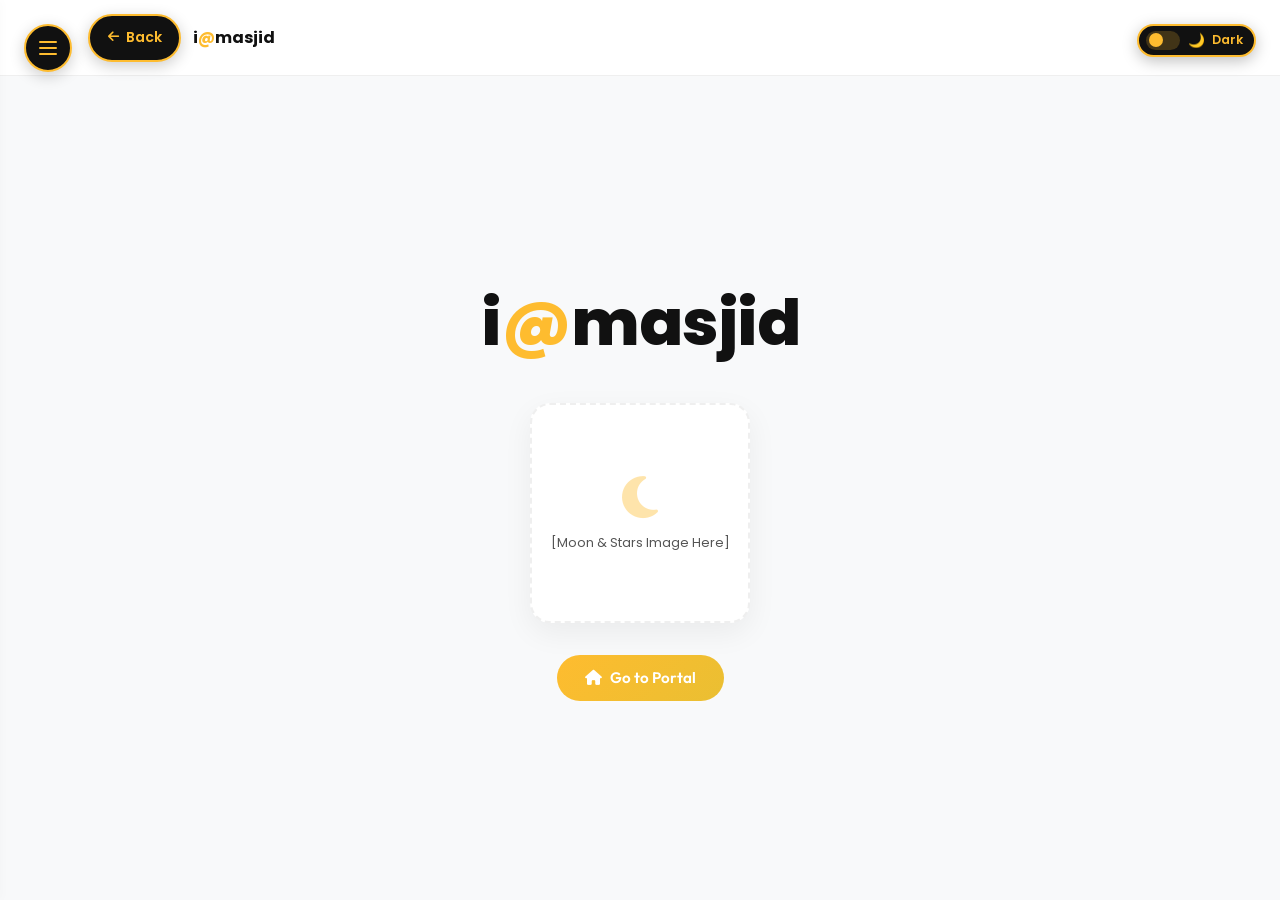
<file: i@utem.html>
<!DOCTYPE html>
<html lang="en">

<head>
    <meta charset="UTF-8">
    <meta name="viewport" content="width=device-width, initial-scale=1.0">
    <title>i@masjid — Portal</title>
    <link rel="preconnect" href="https://fonts.googleapis.com" />
    <link rel="preconnect" href="https://fonts.gstatic.com" crossorigin />
    <link href="https://fonts.googleapis.com/css2?family=Outfit:wght@400;600;700;800&display=swap" rel="stylesheet" />
    <link rel="stylesheet" href="https://cdnjs.cloudflare.com/ajax/libs/font-awesome/6.7.2/css/all.min.css"
        crossorigin="anonymous" referrerpolicy="no-referrer" />
    <style>
        *,
        *::before,
        *::after {
            box-sizing: border-box;
            margin: 0;
            padding: 0;
        }

        :root {
            --bg: #0f172a;
            --card: #0f172a;
            --border: #ffffff;
            --primary: #ffffff;
            --primary-d: #1e293b;
            --text: #f9fafb;
            --muted: #cbd5e1;
        }

        body {
            font-family: 'Outfit', sans-serif;
            background-color: var(--bg);
            color: var(--text);
            display: flex;
            flex-direction: column;
            align-items: center;
            min-height: 100vh;
        }

        /* ── Top Bar ── */
        .topbar {
            width: 100%;
            padding: 0.85rem 1.25rem;
            display: flex;
            align-items: center;
            gap: 0.75rem;
            background: rgba(11, 26, 19, 0.97);
            backdrop-filter: blur(12px);
            -webkit-backdrop-filter: blur(12px);
            border-bottom: 1px solid var(--border);
            position: sticky;
            top: 0;
            z-index: 100;
        }

        .back-btn {
            display: flex;
            align-items: center;
            gap: 0.45rem;
            background: var(--card);
            color: var(--text);
            border: 1px solid var(--border);
            padding: 0.45rem 1rem;
            border-radius: 50px;
            font-family: 'Outfit', sans-serif;
            font-size: 0.875rem;
            font-weight: 600;
            cursor: pointer;
            text-decoration: none;
            transition: all 0.2s ease;
            white-space: nowrap;
            flex-shrink: 0;
        }

        .back-btn:hover {
            background: var(--primary-d);
            border-color: var(--primary);
            color: #ffffff;
        }

        .back-btn i {
            color: var(--primary);
            font-size: 0.8rem;
        }

        .back-btn:hover i {
            color: #ffffff;
        }

        .topbar-brand {
            font-size: 1rem;
            font-weight: 700;
            color: var(--text);
            flex: 1;
        }

        .topbar-brand .at {
            color: var(--primary);
        }

        /* ── Main content ── */
        .main-content {
            flex: 1;
            display: flex;
            flex-direction: column;
            align-items: center;
            justify-content: center;
            padding: 3rem 1.5rem;
            text-align: center;
            gap: 2rem;
        }

        .headline {
            font-size: clamp(2.5rem, 8vw, 4rem);
            font-weight: 800;
            letter-spacing: -1px;
        }

        .headline .at {
            color: var(--primary);
        }

        .motifs-container {
            width: 220px;
            height: 220px;
            display: flex;
            justify-content: center;
            align-items: center;
            border: 2px dashed rgba(255, 255, 255, 0.4);
            border-radius: 20px;
            color: var(--muted);
            font-size: 0.9rem;
            background: var(--card);
            flex-direction: column;
            gap: 0.75rem;
        }

        .motifs-container i {
            font-size: 3rem;
            color: var(--primary);
            opacity: 0.4;
        }

        .motifs-container img {
            width: 100%;
            height: 100%;
            object-fit: contain;
            border-radius: 18px;
        }

        .go-home-btn {
            display: inline-flex;
            align-items: center;
            gap: 0.5rem;
            background: linear-gradient(135deg, var(--primary), var(--primary-d));
            color: #ffffff;
            border: none;
            padding: 0.75rem 1.75rem;
            border-radius: 50px;
            font-family: 'Outfit', sans-serif;
            font-size: 0.95rem;
            font-weight: 600;
            cursor: pointer;
            text-decoration: none;
            transition: all 0.2s ease;
            box-shadow: 0 4px 20px rgba(255, 255, 255, 0.25);
        }

        .go-home-btn:hover {
            transform: translateY(-2px);
            box-shadow: 0 8px 28px rgba(255, 255, 255, 0.4);
        }
    </style>
    <link rel="stylesheet" href="styles.css" />
</head>

<body class="standalone-shell">

    <!-- ── Top Bar ── -->
    <div class="topbar">
        <a href="index.html" class="back-btn" id="back-btn">
            <i class="fa-solid fa-arrow-left"></i> Back
        </a>
        <span class="topbar-brand">i<span class="at">@</span>masjid</span>
    </div>

    <!-- ── Main Content ── -->
    <div class="main-content">
        <div class="headline">i<span class="at">@</span>masjid</div>

        <!-- Moon & Stars image placeholder -->
        <div class="motifs-container">
            <!--
              To add your image:
              1. Put your moon/stars image in the same folder.
              2. Remove the icon & paragraph below.
              3. Uncomment the <img> tag and update the filename.
            -->
            <i class="fa-solid fa-moon"></i>
            <p style="font-size:0.8rem;color:var(--muted);padding:0 1rem;">[Moon &amp; Stars Image Here]</p>
            <!-- <img src="your-image-name.png" alt="Islamic Motifs"> -->
        </div>

        <a href="index.html" class="go-home-btn">
            <i class="fa-solid fa-house"></i> Go to Portal
        </a>
    </div>

    <script>
        document.getElementById('back-btn').addEventListener('click', function (e) {
            e.preventDefault();
            if (window.history.length > 1 && document.referrer) {
                window.history.back();
            } else {
                window.location.href = 'index.html';
            }
        });
    </script>
    <script src="site-shell.js"></script>

</body>

</html>
</file>
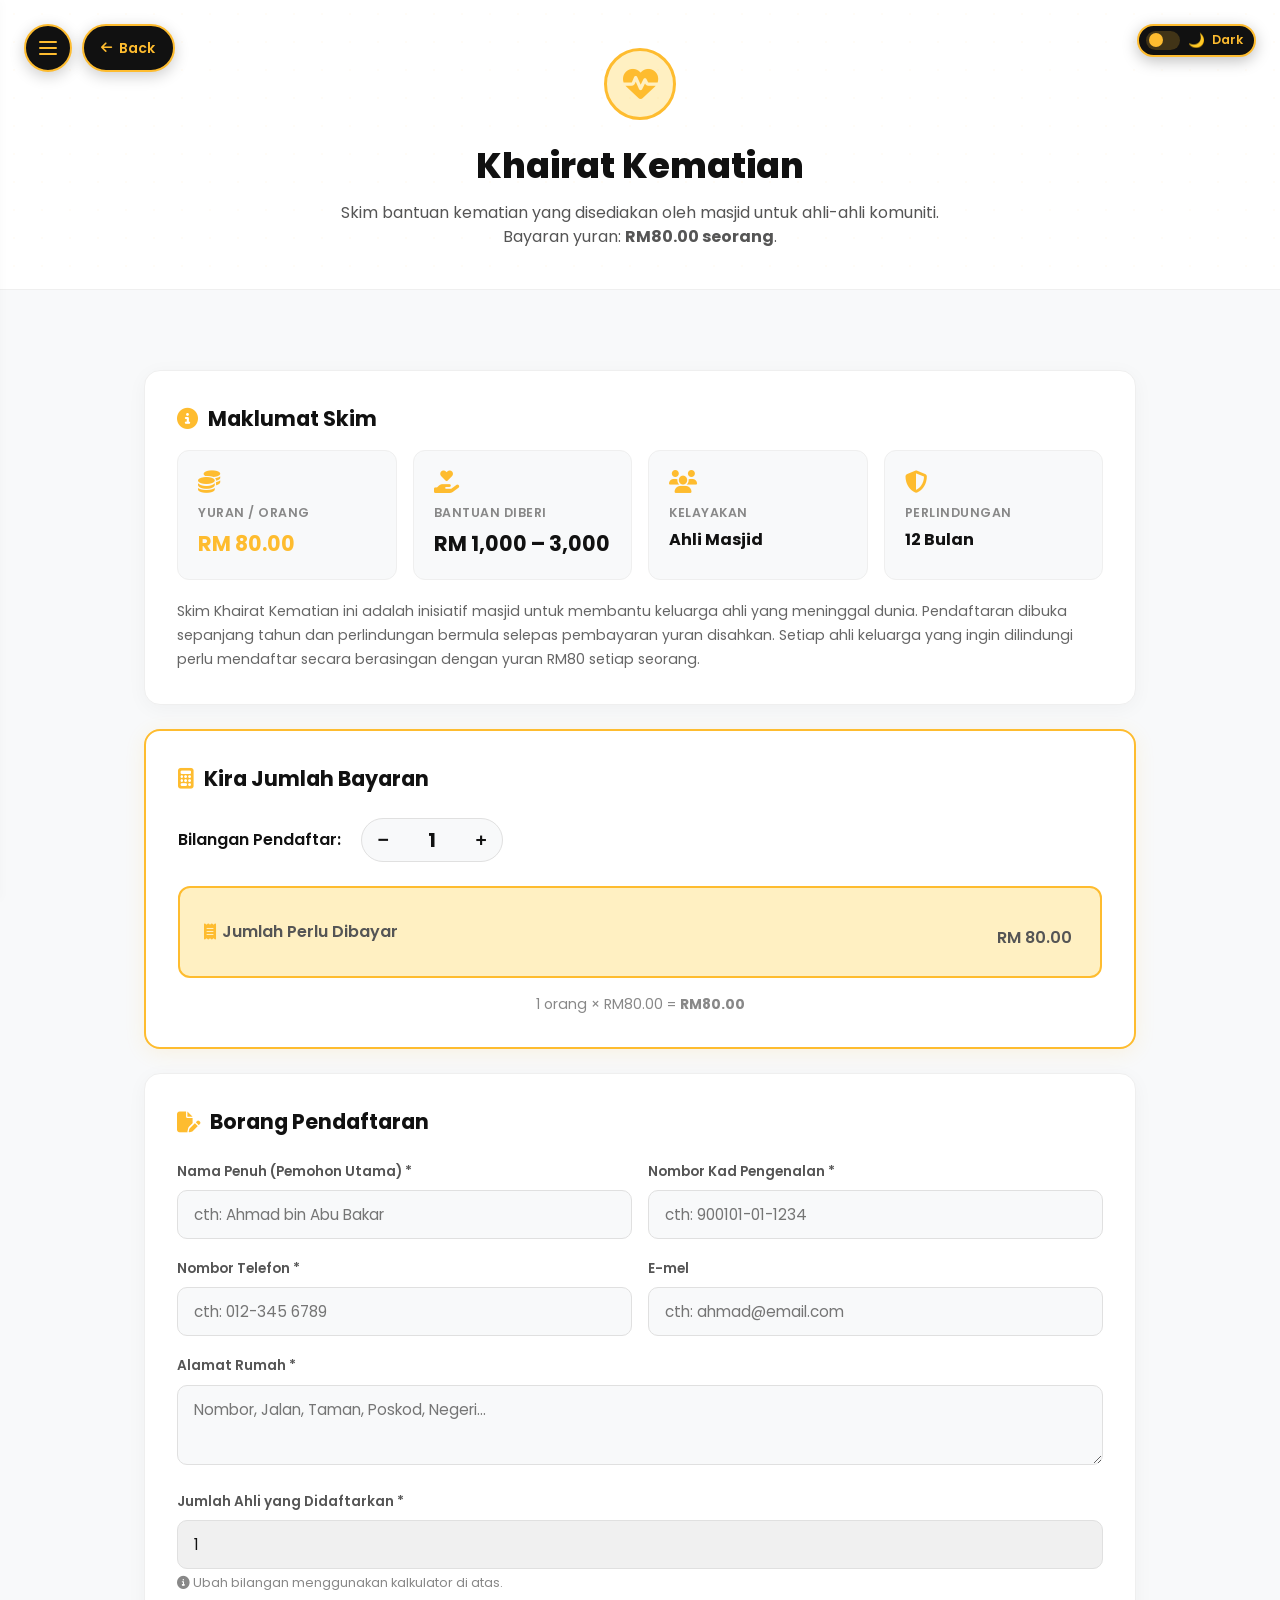
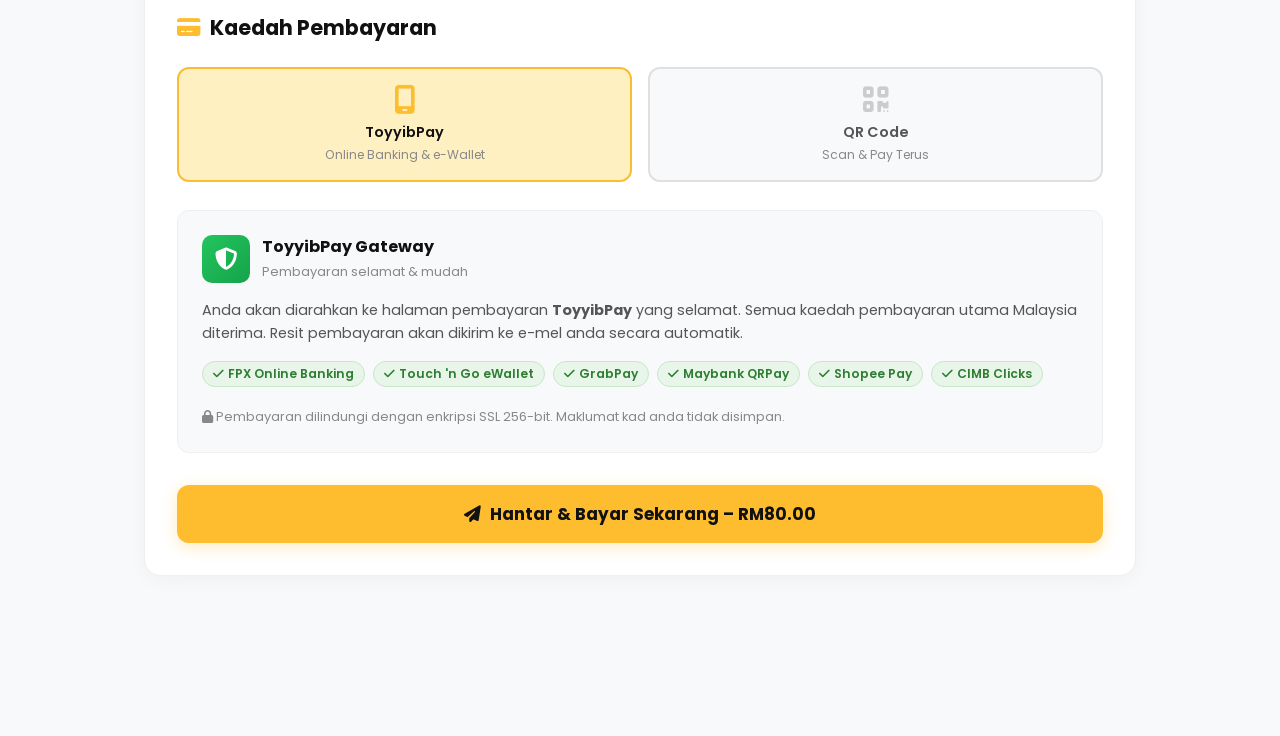
<file: khairat.html>
<!DOCTYPE html>
<html lang="ms">

<head>
  <meta charset="UTF-8">
  <meta name="viewport" content="width=device-width, initial-scale=1.0, maximum-scale=1.0, user-scalable=no" />
  <meta name="description"
    content="Daftar Skim Khairat Kematian Masjid – yuran RM80 seorang, bayar melalui ToyyibPay atau QR Code." />
  <title>Khairat Kematian | i@masjid</title>

  <link rel="preconnect" href="https://fonts.googleapis.com">
  <link rel="preconnect" href="https://fonts.gstatic.com" crossorigin>
  <link
    href="https://fonts.googleapis.com/css2?family=Inter:wght@400;500;600;700&family=Poppins:wght@400;500;600;700;800&display=swap"
    rel="stylesheet">
  <link rel="stylesheet" href="https://cdnjs.cloudflare.com/ajax/libs/font-awesome/6.7.2/css/all.min.css"
    crossorigin="anonymous" referrerpolicy="no-referrer" />
  <link rel="stylesheet" href="styles.css">

  <style>
    /* ─── Page-level overrides ─── */
    body {
      background: var(--bg-app, #F8F9FA);
      color: var(--text-main, #111111);
      font-family: 'Poppins', 'Inter', sans-serif;
      padding-bottom: 5rem;
      min-height: 100vh;
    }

    /* Page header */
    .page-header {
      background: #FFFFFF;
      border-bottom: 1px solid #EFEFEF;
      padding: 3rem 1.5rem 2.5rem;
      text-align: center;
      position: relative;
      overflow: hidden;
    }

    .page-header::before {
      content: '';
      position: absolute;
      top: 0;
      left: 0;
      right: 0;
      bottom: 0;
      background-image: radial-gradient(var(--primary-yellow, #FEBC2F) 1px, transparent 1px);
      background-size: 28px 28px;
      opacity: 0.04;
      pointer-events: none;
    }

    .btn-back {
      position: absolute;
      top: 1.5rem;
      left: 1.5rem;
      background: #F8F9FA;
      border: 1px solid #E0E0E0;
      width: 42px;
      height: 42px;
      border-radius: 50%;
      display: flex;
      align-items: center;
      justify-content: center;
      color: var(--text-main, #111);
      text-decoration: none;
      transition: all 0.3s ease;
      z-index: 10;
      font-size: 1rem;
    }

    .btn-back:hover {
      background: var(--primary-yellow, #FEBC2F);
      color: #111111;
    }

    .header-icon-wrap {
      width: 72px;
      height: 72px;
      background: #FFF0C2;
      border-radius: 50%;
      display: flex;
      align-items: center;
      justify-content: center;
      margin: 0 auto 1.25rem;
      border: 3px solid var(--primary-yellow, #FEBC2F);
    }

    .header-icon-wrap i {
      font-size: 2.2rem;
      color: var(--primary-yellow, #FEBC2F);
    }

    .page-header h1 {
      font-size: 2.2rem;
      font-weight: 800;
      color: #111111;
      margin-bottom: 0.5rem;
    }

    .page-header p {
      color: #555555;
      max-width: 600px;
      margin: 0 auto;
      font-size: 1rem;
    }

    /* Main container */
    .khairat-container {
      max-width: 860px;
      margin: 0 auto;
      padding: 0 1.5rem;
    }

    /* Info card */
    .info-card {
      background: #FFFFFF;
      border: 1px solid #EFEFEF;
      border-radius: 16px;
      padding: 2rem;
      margin-top: 2.5rem;
      box-shadow: 0 4px 20px rgba(0, 0, 0, 0.04);
    }

    .info-card h2 {
      font-size: 1.3rem;
      font-weight: 700;
      color: #111111;
      margin-bottom: 1rem;
      display: flex;
      align-items: center;
      gap: 0.6rem;
    }

    .info-card h2 i {
      color: var(--primary-yellow, #FEBC2F);
    }

    .info-grid {
      display: grid;
      grid-template-columns: repeat(auto-fit, minmax(200px, 1fr));
      gap: 1rem;
      margin-bottom: 1.25rem;
    }

    .info-item {
      background: #F8F9FA;
      border: 1px solid #EFEFEF;
      border-radius: 12px;
      padding: 1.25rem;
      display: flex;
      flex-direction: column;
      gap: 0.35rem;
    }

    .info-item .info-label {
      font-size: 0.78rem;
      color: #888;
      font-weight: 600;
      text-transform: uppercase;
      letter-spacing: 0.5px;
    }

    .info-item .info-value {
      font-size: 1.3rem;
      font-weight: 700;
      color: #111111;
    }

    .info-item .info-value.gold {
      color: var(--primary-yellow, #FEBC2F);
    }

    .info-item i {
      font-size: 1.4rem;
      color: var(--primary-yellow, #FEBC2F);
      margin-bottom: 0.3rem;
    }

    /* Calculator section */
    .calc-card {
      background: #FFFFFF;
      border: 2px solid var(--primary-yellow, #FEBC2F);
      border-radius: 16px;
      padding: 2rem;
      margin-top: 1.5rem;
      box-shadow: 0 4px 20px rgba(254, 188, 47, 0.12);
    }

    .calc-card h2 {
      font-size: 1.3rem;
      font-weight: 700;
      color: #111111;
      margin-bottom: 1.5rem;
      display: flex;
      align-items: center;
      gap: 0.6rem;
    }

    .calc-card h2 i {
      color: var(--primary-yellow, #FEBC2F);
    }

    .counter-wrap {
      display: flex;
      align-items: center;
      gap: 1.25rem;
      margin-bottom: 1.5rem;
      flex-wrap: wrap;
    }

    .counter-label {
      font-size: 1rem;
      font-weight: 600;
      color: #111111;
      white-space: nowrap;
    }

    .counter-control {
      display: flex;
      align-items: center;
      gap: 0;
      background: #F8F9FA;
      border: 1px solid #E0E0E0;
      border-radius: 50px;
      overflow: hidden;
    }

    .counter-btn {
      width: 42px;
      height: 42px;
      border: none;
      background: transparent;
      font-size: 1.2rem;
      font-weight: 700;
      cursor: pointer;
      color: #111111;
      transition: background 0.2s;
      display: flex;
      align-items: center;
      justify-content: center;
    }

    .counter-btn:hover {
      background: var(--primary-yellow, #FEBC2F);
      color: #111111;
    }

    #person-count {
      min-width: 56px;
      text-align: center;
      font-size: 1.25rem;
      font-weight: 700;
      color: #111111;
      border: none;
      background: transparent;
      padding: 0 0.5rem;
      outline: none;
    }

    .calc-total {
      background: #FFF0C2;
      border: 2px solid var(--primary-yellow, #FEBC2F);
      border-radius: 12px;
      padding: 1.25rem 1.5rem;
      display: flex;
      justify-content: space-between;
      align-items: center;
      flex-wrap: wrap;
      gap: 0.5rem;
    }

    .calc-total .total-label {
      font-size: 1rem;
      font-weight: 600;
      color: #555;
    }

    .calc-total .total-amount {
      font-size: 2rem;
      font-weight: 800;
      color: #111111;
    }

    .calc-total .total-amount span {
      font-size: 1rem;
      font-weight: 600;
      margin-right: 4px;
      color: #555;
    }

    .calc-breakdown {
      margin-top: 1rem;
      font-size: 0.88rem;
      color: #888;
      text-align: center;
    }

    /* Registration form */
    .form-card {
      background: #FFFFFF;
      border: 1px solid #EFEFEF;
      border-radius: 16px;
      padding: 2rem;
      margin-top: 1.5rem;
      box-shadow: 0 4px 20px rgba(0, 0, 0, 0.04);
    }

    .form-card h2 {
      font-size: 1.3rem;
      font-weight: 700;
      color: #111111;
      margin-bottom: 1.5rem;
      display: flex;
      align-items: center;
      gap: 0.6rem;
    }

    .form-card h2 i {
      color: var(--primary-yellow, #FEBC2F);
    }

    .kform-group {
      margin-bottom: 1.25rem;
    }

    .kform-group label {
      display: block;
      font-size: 0.85rem;
      font-weight: 600;
      color: #555555;
      margin-bottom: 0.5rem;
    }

    .kform-group input,
    .kform-group select,
    .kform-group textarea {
      width: 100%;
      padding: 0.75rem 1rem;
      border: 1.5px solid #E0E0E0;
      border-radius: 10px;
      font-family: 'Poppins', sans-serif;
      font-size: 0.95rem;
      color: #111111;
      background: #F8F9FA;
      transition: border-color 0.2s, box-shadow 0.2s;
      outline: none;
    }

    .kform-group input:focus,
    .kform-group select:focus,
    .kform-group textarea:focus {
      border-color: var(--primary-yellow, #FEBC2F);
      box-shadow: 0 0 0 3px rgba(254, 188, 47, 0.15);
      background: #FFFFFF;
    }

    .kform-group textarea {
      resize: vertical;
      min-height: 80px;
    }

    .kform-row {
      display: grid;
      grid-template-columns: 1fr 1fr;
      gap: 1rem;
    }

    @media (max-width: 580px) {
      .kform-row {
        grid-template-columns: 1fr;
      }
    }

    /* Payment method section */
    .payment-section {
      background: #FFFFFF;
      border: 1px solid #EFEFEF;
      border-radius: 16px;
      padding: 2rem;
      margin-top: 1.5rem;
      box-shadow: 0 4px 20px rgba(0, 0, 0, 0.04);
    }

    .payment-section h2 {
      font-size: 1.3rem;
      font-weight: 700;
      color: #111111;
      margin-bottom: 1.5rem;
      display: flex;
      align-items: center;
      gap: 0.6rem;
    }

    .payment-section h2 i {
      color: var(--primary-yellow, #FEBC2F);
    }

    .payment-tabs {
      display: flex;
      gap: 1rem;
      margin-bottom: 1.75rem;
      flex-wrap: wrap;
    }

    .pay-tab {
      flex: 1;
      min-width: 140px;
      padding: 1rem;
      border: 2px solid #E0E0E0;
      border-radius: 12px;
      background: #F8F9FA;
      cursor: pointer;
      text-align: center;
      transition: all 0.25s ease;
      font-family: 'Poppins', sans-serif;
    }

    .pay-tab i {
      font-size: 1.8rem;
      color: #CCCCCC;
      display: block;
      margin-bottom: 0.5rem;
      transition: color 0.25s;
    }

    .pay-tab .pay-name {
      font-weight: 600;
      font-size: 0.9rem;
      color: #555;
    }

    .pay-tab .pay-desc {
      font-size: 0.76rem;
      color: #888;
      margin-top: 2px;
    }

    .pay-tab.active {
      border-color: var(--primary-yellow, #FEBC2F);
      background: #FFF0C2;
    }

    .pay-tab.active i {
      color: var(--primary-yellow, #FEBC2F);
    }

    .pay-tab.active .pay-name {
      color: #111111;
    }

    .pay-tab:hover {
      border-color: var(--primary-yellow, #FEBC2F);
    }

    .pay-panel {
      display: none;
      animation: fadeIn 0.3s ease;
    }

    .pay-panel.active {
      display: block;
    }

    @keyframes fadeIn {
      from {
        opacity: 0;
        transform: translateY(8px);
      }

      to {
        opacity: 1;
        transform: translateY(0);
      }
    }

    /* ToyyibPay panel */
    .toyyibpay-box {
      background: #F8F9FA;
      border: 1px solid #EFEFEF;
      border-radius: 12px;
      padding: 1.5rem;
    }

    .toyyibpay-box .tp-logo {
      display: flex;
      align-items: center;
      gap: 0.75rem;
      margin-bottom: 1rem;
    }

    .tp-logo-icon {
      width: 48px;
      height: 48px;
      background: linear-gradient(135deg, #22c55e, #16a34a);
      border-radius: 10px;
      display: flex;
      align-items: center;
      justify-content: center;
      color: white;
      font-size: 1.4rem;
    }

    .tp-logo-text strong {
      display: block;
      font-size: 1rem;
      font-weight: 700;
      color: #111;
    }

    .tp-logo-text span {
      font-size: 0.8rem;
      color: #888;
    }

    .toyyibpay-box p {
      color: #555;
      font-size: 0.9rem;
      line-height: 1.6;
      margin-bottom: 1rem;
    }

    .tp-features {
      display: flex;
      flex-wrap: wrap;
      gap: 0.5rem;
      margin-bottom: 1.25rem;
    }

    .tp-feat {
      background: #E8F5E9;
      color: #2E7D32;
      font-size: 0.76rem;
      font-weight: 600;
      padding: 3px 10px;
      border-radius: 50px;
      border: 1px solid #C8E6C9;
      display: flex;
      align-items: center;
      gap: 4px;
    }

    /* QR panel */
    .qr-box {
      display: flex;
      gap: 2rem;
      align-items: flex-start;
      flex-wrap: wrap;
    }

    .qr-code-wrap {
      background: #FFFFFF;
      border: 3px solid var(--primary-yellow, #FEBC2F);
      border-radius: 16px;
      padding: 1.25rem;
      display: flex;
      flex-direction: column;
      align-items: center;
      gap: 0.75rem;
      min-width: 180px;
      box-shadow: 0 4px 20px rgba(254, 188, 47, 0.15);
    }

    .qr-placeholder {
      width: 150px;
      height: 150px;
      background: repeating-conic-gradient(#111111 0% 25%, transparent 0% 50%) 0 0 / 10px 10px;
      border-radius: 8px;
      display: flex;
      align-items: center;
      justify-content: center;
      position: relative;
      overflow: hidden;
    }

    .qr-placeholder i {
      position: absolute;
      font-size: 2.5rem;
      color: rgba(255, 255, 255, 0.9);
    }

    .qr-label {
      font-size: 0.8rem;
      font-weight: 600;
      color: #555;
      text-align: center;
    }

    .qr-code-amount {
      font-size: 1.1rem;
      font-weight: 700;
      color: #111111;
    }

    .qr-info {
      flex: 1;
      min-width: 200px;
    }

    .qr-info h3 {
      font-size: 1rem;
      font-weight: 700;
      color: #111;
      margin-bottom: 0.75rem;
    }

    .qr-info p {
      font-size: 0.88rem;
      color: #555;
      line-height: 1.6;
      margin-bottom: 1rem;
    }

    .qr-steps {
      list-style: none;
      display: flex;
      flex-direction: column;
      gap: 0.75rem;
    }

    .qr-steps li {
      display: flex;
      align-items: flex-start;
      gap: 0.75rem;
      font-size: 0.88rem;
      color: #555;
    }

    .step-num {
      width: 26px;
      height: 26px;
      border-radius: 50%;
      background: var(--primary-yellow, #FEBC2F);
      color: #111111;
      font-weight: 700;
      font-size: 0.8rem;
      display: flex;
      align-items: center;
      justify-content: center;
      flex-shrink: 0;
    }

    /* Supported wallets badges */
    .wallet-badges {
      display: flex;
      flex-wrap: wrap;
      gap: 0.5rem;
      margin-top: 1rem;
    }

    .wallet-badge {
      background: #F0F0F0;
      border: 1px solid #E0E0E0;
      border-radius: 8px;
      padding: 4px 10px;
      font-size: 0.75rem;
      font-weight: 600;
      color: #555;
      display: flex;
      align-items: center;
      gap: 4px;
    }

    /* Submit button */
    .btn-submit-khairat {
      width: 100%;
      background: var(--primary-yellow, #FEBC2F);
      color: #111111;
      font-family: 'Poppins', sans-serif;
      font-weight: 700;
      font-size: 1.05rem;
      padding: 1rem;
      border: none;
      border-radius: 12px;
      cursor: pointer;
      margin-top: 2rem;
      transition: all 0.25s ease;
      display: flex;
      align-items: center;
      justify-content: center;
      gap: 0.6rem;
      box-shadow: 0 4px 16px rgba(254, 188, 47, 0.3);
    }

    .btn-submit-khairat:hover {
      transform: translateY(-2px);
      box-shadow: 0 8px 24px rgba(254, 188, 47, 0.45);
    }

    .btn-submit-khairat:active {
      transform: translateY(0);
    }

    /* Success state */
    .success-box {
      display: none;
      background: #FFFFFF;
      border: 2px solid var(--primary-yellow, #FEBC2F);
      border-radius: 16px;
      padding: 3rem 2rem;
      text-align: center;
      margin-top: 2rem;
      animation: fadeIn 0.4s ease;
    }

    .success-box .success-icon {
      font-size: 4rem;
      color: #22c55e;
      margin-bottom: 1rem;
    }

    .success-box h2 {
      font-size: 1.6rem;
      font-weight: 800;
      color: #111;
      margin-bottom: 0.5rem;
    }

    .success-box p {
      color: #555;
      margin-bottom: 1.5rem;
      font-size: 0.95rem;
    }

    .success-ref {
      background: #FFF0C2;
      border: 1px solid var(--primary-yellow, #FEBC2F);
      border-radius: 10px;
      padding: 0.75rem 1.25rem;
      font-weight: 700;
      font-size: 1rem;
      color: #111;
      display: inline-block;
      margin-bottom: 1.5rem;
    }

    /* Footer spacing */
    .khairat-footer {
      margin-top: 3rem;
      padding-bottom: 2rem;
    }

    /* ── Dark mode support ── */
    body.dark-mode .page-header {
      background: #141414;
      border-color: #2a2a2a;
    }

    body.dark-mode .page-header h1 {
      color: #f0f0f0;
    }

    body.dark-mode .page-header p {
      color: #b0b0b0;
    }

    body.dark-mode .btn-back {
      background: #222;
      border-color: #333;
      color: #f0f0f0;
    }

    body.dark-mode .info-card,
    body.dark-mode .calc-card,
    body.dark-mode .form-card,
    body.dark-mode .payment-section {
      background: #1a1a1a;
      border-color: #2a2a2a;
    }

    body.dark-mode .info-card h2,
    body.dark-mode .calc-card h2,
    body.dark-mode .form-card h2,
    body.dark-mode .payment-section h2 {
      color: #f0f0f0;
    }

    body.dark-mode .info-item {
      background: #222;
      border-color: #333;
    }

    body.dark-mode .info-item .info-label {
      color: #888;
    }

    body.dark-mode .info-item .info-value {
      color: #f0f0f0;
    }

    body.dark-mode .counter-control {
      background: #222;
      border-color: #333;
    }

    body.dark-mode .counter-label {
      color: #f0f0f0;
    }

    body.dark-mode #person-count {
      color: #f0f0f0;
    }

    body.dark-mode .counter-btn {
      color: #f0f0f0;
    }

    body.dark-mode .counter-btn:hover {
      background: var(--primary-yellow, #FEBC2F);
      color: #111;
    }

    body.dark-mode .calc-breakdown {
      color: #888;
    }

    body.dark-mode .kform-group label {
      color: #b0b0b0;
    }

    body.dark-mode .kform-group input,
    body.dark-mode .kform-group select,
    body.dark-mode .kform-group textarea {
      background: #222;
      border-color: #333;
      color: #f0f0f0;
    }

    body.dark-mode .kform-group input:focus,
    body.dark-mode .kform-group select:focus,
    body.dark-mode .kform-group textarea:focus {
      border-color: var(--primary-yellow, #FEBC2F);
      background: #1a1a1a;
    }

    body.dark-mode .pay-tab {
      background: #222;
      border-color: #333;
    }

    body.dark-mode .pay-tab .pay-name {
      color: #b0b0b0;
    }

    body.dark-mode .pay-tab .pay-desc {
      color: #666;
    }

    body.dark-mode .pay-tab.active {
      background: rgba(254, 188, 47, 0.15);
      border-color: var(--primary-yellow, #FEBC2F);
    }

    body.dark-mode .pay-tab.active .pay-name {
      color: #f0f0f0;
    }

    body.dark-mode .toyyibpay-box {
      background: #222;
      border-color: #333;
    }

    body.dark-mode .toyyibpay-box p {
      color: #b0b0b0;
    }

    body.dark-mode .tp-logo-text strong {
      color: #f0f0f0;
    }

    body.dark-mode .qr-code-wrap {
      background: #1a1a1a;
    }

    body.dark-mode .qr-info h3 {
      color: #f0f0f0;
    }

    body.dark-mode .qr-info p {
      color: #b0b0b0;
    }

    body.dark-mode .qr-steps li {
      color: #b0b0b0;
    }

    body.dark-mode .qr-label {
      color: #888;
    }

    body.dark-mode .qr-code-amount {
      color: #f0f0f0;
    }

    body.dark-mode .wallet-badge {
      background: #222;
      border-color: #333;
      color: #b0b0b0;
    }

    body.dark-mode .success-box {
      background: #1a1a1a;
    }

    body.dark-mode .success-box h2 {
      color: #f0f0f0;
    }

    body.dark-mode .success-box p {
      color: #b0b0b0;
    }

    body.dark-mode .header-icon-wrap {
      background: rgba(254, 188, 47, 0.12);
    }
  </style>
</head>

<body class="standalone-shell">
  <script>
    if (localStorage.getItem('imasjid-dark-mode') === 'true') {
      document.body.classList.add('dark-mode');
    }
  </script>
  <input class="standalone-sidebar-toggle" id="standalone-sidebar-toggle" type="checkbox"
    aria-label="Toggle navigation menu">
  <label class="menu-btn standalone-menu-btn" for="standalone-sidebar-toggle"
    aria-label="Toggle navigation menu"><span></span><span></span><span></span></label>
  <aside class="sidebar w2-sidebar standalone-sidebar" role="navigation" aria-label="Main navigation">
    <div class="w2-sidebar-header"><a href="index.html" class="sidebar-logo"><img src="logo.png" alt="i@masjid logo"
          class="sidebar-logo-img w2-sidebar-logo"><span class="sidebar-brand w2-sidebar-title">i<span
            class="brand-at">@</span>masjid</span></a></div>
    <div class="sidebar-divider"></div>
    <ul class="sidebar-links w2-nav-list">
      <li><a href="index.html" class="nav-link w2-nav-item"><span class="sl-icon"><i
              class="fa-solid fa-house"></i></span> Home</a></li>
      <li><a href="index.html#prayer" class="nav-link w2-nav-item"><span class="sl-icon"><i
              class="fa-solid fa-clock"></i></span> Prayer Times</a></li>
      <li><a href="index.html#events" class="nav-link w2-nav-item"><span class="sl-icon"><i
              class="fa-solid fa-calendar-days"></i></span> Events</a></li>
      <li><a href="korban.html" class="nav-link w2-nav-item"><span class="sl-icon"><i
              class="fa-solid fa-cow"></i></span> Ibadah Qurban</a></li>
      <li><a href="khairat.html" class="nav-link w2-nav-item active"><span class="sl-icon"><i
              class="fa-solid fa-heart-pulse"></i></span> Khairat Kematian</a></li>
      <li><a href="announcements.html" class="nav-link w2-nav-item"><span class="sl-icon"><i
              class="fa-solid fa-tower-broadcast"></i></span> Announcements</a></li>
      <li><a href="donate.html" class="nav-link w2-nav-item"><span class="sl-icon"><i
              class="fa-solid fa-hand-holding-dollar"></i></span> Infaq &amp; Donate</a></li>
      <li><a href="index.html#about" class="nav-link w2-nav-item"><span class="sl-icon"><i
              class="fa-solid fa-mosque"></i></span> About</a></li>
    </ul>
    <div class="sidebar-divider"></div>
    <a href="index.html#login" class="nav-link btn-gold-w2 sidebar-login">Login Portal</a>
  </aside>


  <!-- ═══ Dark Mode Toggle ═══ -->
  <button class="dark-mode-toggle" id="dark-mode-toggle" onclick="toggleDarkMode()" aria-label="Toggle dark mode">
    <div class="dm-track">
      <div class="dm-thumb"></div>
    </div>
    <span class="dm-icon" id="dm-icon">🌙</span>
    <span id="dm-label">Dark</span>
  </button>

  <!-- Page Header -->
  <div class="page-header">
    <a href="index.html" class="btn-back" aria-label="Back to Home">
      <i class="fa-solid fa-arrow-left"></i>
    </a>
    <div class="header-icon-wrap">
      <i class="fa-solid fa-heart-pulse"></i>
    </div>
    <h1>Khairat Kematian</h1>
    <p>Skim bantuan kematian yang disediakan oleh masjid untuk ahli-ahli komuniti. Bayaran yuran: <strong>RM80.00
        seorang</strong>.</p>
  </div>

  <div class="khairat-container">

    <!-- Info Section -->
    <div class="info-card">
      <h2><i class="fa-solid fa-circle-info"></i> Maklumat Skim</h2>
      <div class="info-grid">
        <div class="info-item">
          <i class="fa-solid fa-coins"></i>
          <span class="info-label">Yuran / Orang</span>
          <span class="info-value gold">RM 80.00</span>
        </div>
        <div class="info-item">
          <i class="fa-solid fa-hand-holding-heart"></i>
          <span class="info-label">Bantuan Diberi</span>
          <span class="info-value">RM 1,000 – 3,000</span>
        </div>
        <div class="info-item">
          <i class="fa-solid fa-users"></i>
          <span class="info-label">Kelayakan</span>
          <span class="info-value" style="font-size:1rem;">Ahli Masjid</span>
        </div>
        <div class="info-item">
          <i class="fa-solid fa-shield-halved"></i>
          <span class="info-label">Perlindungan</span>
          <span class="info-value" style="font-size:1rem;">12 Bulan</span>
        </div>
      </div>
      <p style="font-size:0.88rem;color:#666;line-height:1.7;">
        Skim Khairat Kematian ini adalah inisiatif masjid untuk membantu keluarga ahli yang meninggal dunia.
        Pendaftaran dibuka sepanjang tahun dan perlindungan bermula selepas pembayaran yuran disahkan.
        Setiap ahli keluarga yang ingin dilindungi perlu mendaftar secara berasingan dengan yuran RM80 setiap seorang.
      </p>
    </div>

    <!-- Calculator -->
    <div class="calc-card">
      <h2><i class="fa-solid fa-calculator"></i> Kira Jumlah Bayaran</h2>
      <div class="counter-wrap">
        <span class="counter-label">Bilangan Pendaftar:</span>
        <div class="counter-control">
          <button class="counter-btn" onclick="adjustCount(-1)" aria-label="Kurang">&#8722;</button>
          <span id="person-count">1</span>
          <button class="counter-btn" onclick="adjustCount(1)" aria-label="Tambah">&#43;</button>
        </div>
      </div>
      <div class="calc-total">
        <div class="total-label"><i class="fa-solid fa-receipt"
            style="color:var(--primary-yellow,#FEBC2F);margin-right:6px;"></i>Jumlah Perlu Dibayar</div>
        <div class="total-amount"><span>RM</span><span id="total-amount">80.00</span></div>
      </div>
      <p class="calc-breakdown" id="calc-breakdown">1 orang × RM80.00 = <strong>RM80.00</strong></p>
    </div>

    <!-- Registration Form -->
    <div class="form-card" id="registration-form-wrap">
      <h2><i class="fa-solid fa-file-pen"></i> Borang Pendaftaran</h2>

      <form id="khairat-form" onsubmit="submitKhairat(event)">
        <!-- Applicant info -->
        <div class="kform-row">
          <div class="kform-group">
            <label for="kh-name">Nama Penuh (Pemohon Utama) *</label>
            <input type="text" id="kh-name" placeholder="cth: Ahmad bin Abu Bakar" required />
          </div>
          <div class="kform-group">
            <label for="kh-ic">Nombor Kad Pengenalan *</label>
            <input type="text" id="kh-ic" placeholder="cth: 900101-01-1234" maxlength="14" required
              oninput="formatIC(this)" />
          </div>
        </div>

        <div class="kform-row">
          <div class="kform-group">
            <label for="kh-phone">Nombor Telefon *</label>
            <input type="tel" id="kh-phone" placeholder="cth: 012-345 6789" required />
          </div>
          <div class="kform-group">
            <label for="kh-email">E-mel</label>
            <input type="email" id="kh-email" placeholder="cth: ahmad@email.com" />
          </div>
        </div>

        <div class="kform-group">
          <label for="kh-address">Alamat Rumah *</label>
          <textarea id="kh-address" placeholder="Nombor, Jalan, Taman, Poskod, Negeri..." required></textarea>
        </div>

        <!-- Members -->
        <div id="extra-members-wrap"></div>

        <div class="kform-group">
          <label for="kh-members">Jumlah Ahli yang Didaftarkan *</label>
          <input type="number" id="kh-members" value="1" min="1" max="20" readonly
            style="background:#F0F0F0;cursor:not-allowed;" />
          <small style="color:#888;font-size:0.8rem;margin-top:4px;display:block;">
            <i class="fa-solid fa-info-circle"></i> Ubah bilangan menggunakan kalkulator di atas.
          </small>
        </div>

        <!-- Payment selection -->
        <div class="payment-section" style="padding:0;border:none;box-shadow:none;margin-top:0;">
          <h2><i class="fa-solid fa-credit-card"></i> Kaedah Pembayaran</h2>

          <div class="payment-tabs">
            <div class="pay-tab active" id="tab-toyyibpay" onclick="selectPayTab('toyyibpay')">
              <i class="fa-solid fa-mobile-screen"></i>
              <div class="pay-name">ToyyibPay</div>
              <div class="pay-desc">Online Banking & e-Wallet</div>
            </div>
            <div class="pay-tab" id="tab-qr" onclick="selectPayTab('qr')">
              <i class="fa-solid fa-qrcode"></i>
              <div class="pay-name">QR Code</div>
              <div class="pay-desc">Scan & Pay Terus</div>
            </div>
          </div>

          <!-- ToyyibPay Panel -->
          <div class="pay-panel active" id="panel-toyyibpay">
            <div class="toyyibpay-box">
              <div class="tp-logo">
                <div class="tp-logo-icon"><i class="fa-solid fa-shield-halved"></i></div>
                <div class="tp-logo-text">
                  <strong>ToyyibPay Gateway</strong>
                  <span>Pembayaran selamat & mudah</span>
                </div>
              </div>
              <p>
                Anda akan diarahkan ke halaman pembayaran <strong>ToyyibPay</strong> yang selamat.
                Semua kaedah pembayaran utama Malaysia diterima. Resit pembayaran akan dikirim ke e-mel anda secara
                automatik.
              </p>
              <div class="tp-features">
                <span class="tp-feat"><i class="fa-solid fa-check"></i> FPX Online Banking</span>
                <span class="tp-feat"><i class="fa-solid fa-check"></i> Touch 'n Go eWallet</span>
                <span class="tp-feat"><i class="fa-solid fa-check"></i> GrabPay</span>
                <span class="tp-feat"><i class="fa-solid fa-check"></i> Maybank QRPay</span>
                <span class="tp-feat"><i class="fa-solid fa-check"></i> Shopee Pay</span>
                <span class="tp-feat"><i class="fa-solid fa-check"></i> CIMB Clicks</span>
              </div>
              <p style="font-size:0.8rem;color:#888;margin-bottom:0;">
                <i class="fa-solid fa-lock"></i> Pembayaran dilindungi dengan enkripsi SSL 256-bit. Maklumat kad anda
                tidak disimpan.
              </p>
            </div>
          </div>

          <!-- QR Code Panel -->
          <div class="pay-panel" id="panel-qr">
            <div class="qr-box">
              <div class="qr-code-wrap">
                <div class="qr-placeholder">
                  <img src="assets/images/qr-tabung-masjid.png" alt="QR Code Tabung Masjid"
                    style="width:100%;height:100%;object-fit:contain;display:block;" />
                </div>
                <div class="qr-label">DuitNow QR</div>
                <div class="qr-code-amount" id="qr-amount-display">RM 80.00</div>
              </div>
              <div class="qr-info">
                <h3><i class="fa-solid fa-mobile-screen"
                    style="color:var(--primary-yellow,#FEBC2F);margin-right:6px;"></i>Cara Bayar dengan QR</h3>
                <ol class="qr-steps">
                  <li><span class="step-num">1</span> <span>Buka aplikasi e-wallet anda (TnG, GrabPay, Boost,
                      dll.)</span></li>
                  <li><span class="step-num">2</span> <span>Pilih <strong>Scan QR</strong> / <strong>Pay</strong></span>
                  </li>
                  <li><span class="step-num">3</span> <span>Imbas kod QR yang dipaparkan atau tangkap skrin dan muat
                      naik</span></li>
                  <li><span class="step-num">4</span> <span>Masukkan jumlah <strong id="qr-steps-amount">RM
                        80.00</strong> dan sahkan bayaran</span></li>
                  <li><span class="step-num">5</span> <span>Hantar resit ke <strong>khairat@imasjid.my</strong> atau
                      muat naik di bawah</span></li>
                </ol>
                <div class="wallet-badges" style="margin-top:1rem;">
                  <span class="wallet-badge"><i class="fa-solid fa-circle" style="color:#1da462;font-size:0.6rem;"></i>
                    TnG eWallet</span>
                  <span class="wallet-badge"><i class="fa-solid fa-circle" style="color:#00b14f;font-size:0.6rem;"></i>
                    GrabPay</span>
                  <span class="wallet-badge"><i class="fa-solid fa-circle" style="color:#ff6b00;font-size:0.6rem;"></i>
                    Boost</span>
                  <span class="wallet-badge"><i class="fa-solid fa-circle" style="color:#5e2d91;font-size:0.6rem;"></i>
                    ShopeePay</span>
                  <span class="wallet-badge"><i class="fa-solid fa-circle" style="color:#ffd700;font-size:0.6rem;"></i>
                    MAE</span>
                </div>
              </div>
            </div>

            <!-- Receipt upload -->
            <div class="kform-group" style="margin-top:1.5rem;">
              <label for="kh-receipt">Muat Naik Resit Pembayaran (jika bayar QR)</label>
              <input type="file" id="kh-receipt" accept="image/*,.pdf" style="padding:0.5rem;" />
              <small style="color:#888;font-size:0.8rem;margin-top:4px;display:block;">
                Format: JPG, PNG, PDF • Saiz maksimum: 5MB
              </small>
            </div>
          </div>
        </div>

        <button type="submit" class="btn-submit-khairat" id="btn-submit-khairat">
          <i class="fa-solid fa-paper-plane"></i>
          <span id="submit-label">Hantar & Bayar Sekarang – <span id="btn-total">RM80.00</span></span>
        </button>

      </form>
    </div>

    <!-- Success State -->
    <div class="success-box" id="success-box">
      <div class="success-icon"><i class="fa-solid fa-circle-check"></i></div>
      <h2>Pendaftaran Berjaya! 🎉</h2>
      <p>Terima kasih! Pendaftaran Khairat Kematian anda telah diterima. Sila lengkapkan pembayaran untuk mengaktifkan
        perlindungan.</p>
      <div class="success-ref" id="success-ref">No. Rujukan: KK-2026-0001</div>
      <div id="khairat-receipt-status" style="display:inline-block;margin:0.5rem 0 1rem;"></div>
      <p id="khairat-receipt-note" style="font-size:0.85rem;margin:0.75rem 0 0;"></p>
      <p style="font-size:0.85rem;">Resit dan maklumat lanjut akan dihantar ke e-mel anda dalam masa 1–2 hari bekerja.
      </p>
      <button class="btn-submit-khairat" style="max-width:280px;margin:1rem auto 0;"
        onclick="window.location.href='index.html'">
        <i class="fa-solid fa-house"></i> Kembali ke Laman Utama
      </button>
    </div>

    <div class="khairat-footer"></div>
  </div>

  <!-- ═══ Scripts ═══ -->
  <script src="js/supabase.js"></script>
  <script src="js/supabase-client.js"></script>
  <script>
    /* ─── Dark mode ─── */
    (function () {
      if (localStorage.getItem('imasjid-dark-mode') === 'true') {
        document.body.classList.add('dark-mode');
        const icon = document.getElementById('dm-icon');
        const label = document.getElementById('dm-label');
        if (icon) icon.textContent = '☀️';
        if (label) label.textContent = 'Light';
      }
    })();

    const urlParams = new URLSearchParams(window.location.search);
    const paymentStatus = urlParams.get('status_id');

    let khairatStatusTimer;

    function renderKhairatReceipt(status) {
      const config = {
        paid: ['PAID', '#22c55e', 'Bayaran anda telah diluluskan oleh admin.', 'Perlindungan Khairat Kematian anda kini aktif.'],
        rejected: ['REJECTED', '#ef4444', 'Bayaran anda telah ditolak oleh admin.', 'Sila hubungi pejabat masjid untuk maklumat lanjut.'],
        cancelled: ['CANCELLED', '#94a3b8', 'Bayaran ini telah dibatalkan.', 'Anda boleh membuat pendaftaran baharu untuk mencuba lagi.'],
        pending: ['PENDING VERIFICATION', '#eab308', 'Pendaftaran anda telah diterima.', 'Menunggu pengesahan bayaran oleh admin masjid.']
      }[status] || ['PENDING VERIFICATION', '#eab308', 'Pendaftaran anda telah diterima.', 'Menunggu pengesahan bayaran oleh admin masjid.'];
      const badge = document.getElementById('khairat-receipt-status');
      const note = document.getElementById('khairat-receipt-note');
      if (badge) {
        badge.textContent = config[0];
        badge.style.cssText = `display:inline-block;background:${config[1]}1f;color:${config[1]};border:1px solid ${config[1]}59;padding:0.4rem 0.8rem;border-radius:6px;font-weight:700;font-size:0.82rem;`;
      }
      if (note) {
        note.textContent = config[2] + ' ' + config[3];
        note.style.color = config[1];
      }
    }

    async function loadKhairatReceipt(ref) {
      if (!ref || !window.sb) return;
      const { data, error } = await window.sb.from('khairat_members')
        .select('payment_status').eq('id', ref).maybeSingle();
      if (!error && data) renderKhairatReceipt(data.payment_status || 'pending');
    }

    function showKhairatReceipt(ref) {
      document.getElementById('success-ref').textContent = 'No. Rujukan: ' + ref;
      document.getElementById('registration-form-wrap').style.display = 'none';
      document.getElementById('success-box').style.display = 'block';
      renderKhairatReceipt('pending');
      localStorage.setItem('khairat_last_ref', ref);
      loadKhairatReceipt(ref);
      clearInterval(khairatStatusTimer);
      khairatStatusTimer = setInterval(() => loadKhairatReceipt(ref), 10000);
    }

    if (paymentStatus === '1') {
      const billcode = urlParams.get('billcode') || '';
      const displayRef = billcode.replace(/^SIM-/, '') || 'KK-2026-0001';

      showKhairatReceipt(displayRef);

      if (window.sb && displayRef !== 'KK-2026-0001') {
        window.sb.from('khairat_members')
          .update({ payment_status: 'pending' })
          .eq('id', displayRef)
          .then(({ error }) => { if (error) console.error('Khairat payment update failed:', error); });
      }

      window.history.replaceState({}, document.title, window.location.pathname);
    } else if (paymentStatus === '3') {
      const billcode = urlParams.get('billcode') || '';
      const displayRef = billcode.replace(/^SIM-/, '');
      if (window.sb && displayRef) {
        window.sb.from('khairat_members')
          .update({ payment_status: 'cancelled' })
          .eq('id', displayRef)
          .then(() => {});
      }
      window.history.replaceState({}, document.title, window.location.pathname);
    }

    function toggleDarkMode() {
      const isDark = document.body.classList.toggle('dark-mode');
      localStorage.setItem('imasjid-dark-mode', isDark);
      const icon = document.getElementById('dm-icon');
      const label = document.getElementById('dm-label');
      if (icon) icon.textContent = isDark ? '☀️' : '🌙';
      if (label) label.textContent = isDark ? 'Light' : 'Dark';
    }

    /* ─── Counter logic ─── */
    const RATE = 80;
    let personCount = 1;

    function adjustCount(delta) {
      personCount = Math.max(1, Math.min(20, personCount + delta));
      updateCalc();
    }

    function updateCalc() {
      const total = personCount * RATE;
      document.getElementById('person-count').textContent = personCount;
      document.getElementById('total-amount').textContent = total.toFixed(2);
      document.getElementById('calc-breakdown').innerHTML =
        `${personCount} orang × RM${RATE.toFixed(2)} = <strong>RM${total.toFixed(2)}</strong>`;
      document.getElementById('kh-members').value = personCount;
      document.getElementById('btn-total').textContent = 'RM' + total.toFixed(2);
      document.getElementById('qr-amount-display').textContent = 'RM ' + total.toFixed(2);
      document.getElementById('qr-steps-amount').textContent = 'RM ' + total.toFixed(2);
    }

    /* ─── Payment tab ─── */
    let activePayTab = 'toyyibpay';

    function selectPayTab(tab) {
      activePayTab = tab;
      document.querySelectorAll('.pay-tab').forEach(t => t.classList.remove('active'));
      document.querySelectorAll('.pay-panel').forEach(p => p.classList.remove('active'));
      document.getElementById('tab-' + tab).classList.add('active');
      document.getElementById('panel-' + tab).classList.add('active');
    }

    /* ─── IC formatter ─── */
    function formatIC(input) {
      let val = input.value.replace(/\D/g, '');
      if (val.length > 6) val = val.slice(0, 6) + '-' + val.slice(6);
      if (val.length > 9) val = val.slice(0, 9) + '-' + val.slice(9);
      input.value = val.slice(0, 14);
    }

    /* ─── Form submit ─── */
    function submitKhairat(e) {
      e.preventDefault();
      const total = personCount * RATE;
      const btn = document.getElementById('btn-submit-khairat');

      btn.disabled = true;
      btn.innerHTML = '<i class="fa-solid fa-spinner fa-spin"></i> Memproses…';

      setTimeout(() => {
        if (activePayTab === 'toyyibpay') {
          // Send Khairat through the same simulated gateway flow used by Qurban
          const ref = 'KK-2026-' + String(Math.floor(Math.random() * 9000) + 1000);
          const name = encodeURIComponent(document.getElementById('kh-name').value);
          const email = encodeURIComponent(document.getElementById('kh-email').value || 'guest@imasjid.my');
          const phone = encodeURIComponent(document.getElementById('kh-phone').value.replace(/\D/g, ''));
          const returnUrl = encodeURIComponent(window.location.href);
          const saveRegistration = window.sb
            ? window.sb.from('khairat_members').insert([{
              id: ref,
              name: document.getElementById('kh-name').value,
              ic_number: document.getElementById('kh-ic').value,
              phone_number: document.getElementById('kh-phone').value,
              email: document.getElementById('kh-email').value || null,
              address: document.getElementById('kh-address').value,
              members_count: personCount,
              amount: total,
              payment_method: 'toyyibpay',
              payment_status: 'pending'
            }])
            : Promise.reject(new Error('Database connection unavailable.'));

          saveRegistration.then(({ error }) => {
            if (error) throw error;
            const mockGatewayUrl =
              `mock-toyyibpay.html?amount=${total.toFixed(2)}` +
              `&reg_id=${encodeURIComponent(ref)}` +
              `&return_url=${returnUrl}` +
              `&billTo=${name}&billEmail=${email}&billPhone=${phone}`;
            window.location.href = mockGatewayUrl;
          }).catch(err => {
            console.error('Khairat registration failed:', err);
            alert('Pendaftaran gagal disimpan. Sila cuba lagi.');
            btn.disabled = false;
            btn.innerHTML = '<i class="fa-solid fa-paper-plane"></i> Hantar & Bayar Sekarang';
          });
        } else {
          // QR flow — show success (payment confirmed separately by admin)
          const ref = 'KK-2026-' + String(Math.floor(Math.random() * 9000) + 1000);
          const saveRegistration = window.sb
            ? window.sb.from('khairat_members').insert([{
              id: ref,
              name: document.getElementById('kh-name').value,
              ic_number: document.getElementById('kh-ic').value,
              phone_number: document.getElementById('kh-phone').value,
              email: document.getElementById('kh-email').value || null,
              address: document.getElementById('kh-address').value,
              members_count: personCount,
              amount: total,
              payment_method: 'qr',
              payment_status: 'pending'
            }])
            : Promise.reject(new Error('Database connection unavailable.'));

          saveRegistration.then(({ error }) => {
            if (error) throw error;
            showKhairatReceipt(ref);
            window.scrollTo({ top: 0, behavior: 'smooth' });
          }).catch(err => {
            console.error('Khairat registration failed:', err);
            alert('Pendaftaran gagal disimpan. Sila cuba lagi.');
            btn.disabled = false;
            btn.innerHTML = '<i class="fa-solid fa-paper-plane"></i> Hantar & Bayar Sekarang';
          });
        }
      }, 1500);
    }
  </script>
  <script src="js/dark-mode.js"></script>
  <script src="js/sidebar-state.js"></script>
</body>

</html>
</file>
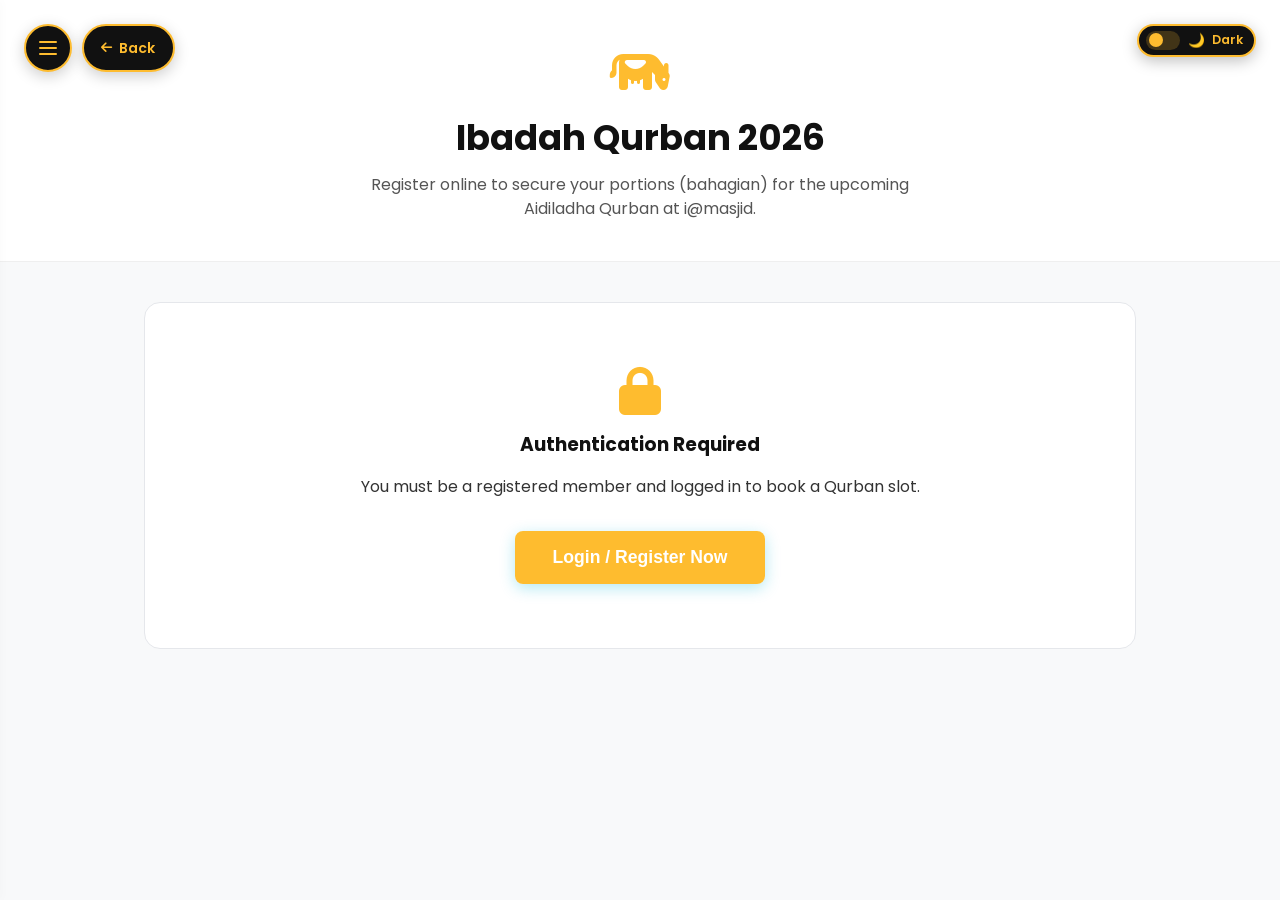
<file: korban.html>
<!DOCTYPE html>
<html lang="en">

<head>
  <meta charset="UTF-8">
  <meta name="viewport" content="width=device-width, initial-scale=1.0, maximum-scale=1.0, user-scalable=no" />
  <title>Ibadah Qurban Registration | i@masjid</title>

  <link rel="preconnect" href="https://fonts.googleapis.com">
  <link rel="preconnect" href="https://fonts.gstatic.com" crossorigin>
  <link
    href="https://fonts.googleapis.com/css2?family=Inter:wght@400;500;600;700&family=Poppins:wght@400;500;600;700&display=swap"
    rel="stylesheet">
  <link rel="stylesheet" href="https://cdnjs.cloudflare.com/ajax/libs/font-awesome/6.4.0/css/all.min.css">
  <link rel="stylesheet" href="styles.css">

  <style>
    body {
      background: var(--bg-app);
      color: var(--text-main);
      font-family: 'Poppins', 'Inter', sans-serif;
      padding-bottom: 5rem;
    }

    .page-header {
      background: #FFFFFF;
      border-bottom: 1px solid #EFEFEF;
      padding: 3rem 1.5rem 2rem;
      text-align: center;
      position: relative;
    }

    .btn-back {
      position: absolute;
      top: 1.5rem;
      left: 1.5rem;
      background: #F8F9FA;
      border: 1px solid #E0E0E0;
      width: 40px;
      height: 40px;
      border-radius: 50%;
      display: flex;
      align-items: center;
      justify-content: center;
      color: var(--text-main);
      text-decoration: none;
      transition: all 0.3s ease;
      z-index: 10;
    }

    .btn-back:hover {
      background: var(--primary-yellow);
      color: var(--text-main);
    }

    .page-header i.header-icon {
      font-size: 3rem;
      color: var(--primary-yellow);
      margin-bottom: 1rem;
    }

    .page-header h1 {
      font-size: 2.2rem;
      margin-bottom: 0.5rem;
      color: var(--text-main);
      font-weight: 700;
    }

    .page-header p {
      color: var(--text-muted);
      max-width: 600px;
      margin: 0 auto;
    }

    .qurban-container {
      max-width: 800px;
      margin: 0 auto;
      padding: 0 1.5rem;
    }

    /* Campaign Selection Cards */
    .campaign-grid {
      display: grid;
      grid-template-columns: repeat(auto-fit, minmax(300px, 1fr));
      gap: 1.5rem;
      margin-bottom: 2rem;
    }

    .campaign-card {
      background: var(--color-card-dark);
      border: 1px solid var(--color-card-border);
      border-radius: 16px;
      padding: 1.5rem;
      text-align: center;
      cursor: pointer;
      transition: all 0.3s ease;
      position: relative;
      overflow: hidden;
    }

    .campaign-card:hover {
      transform: translateY(-5px);
      border-color: var(--color-primary);
      box-shadow: 0 10px 30px rgba(6, 182, 212, 0.1);
    }

    .campaign-card.selected {
      border-color: var(--color-primary);
      background: linear-gradient(135deg, rgba(6, 182, 212, 0.1) 0%, transparent 100%);
    }

    .campaign-card.selected::before {
      content: '\f058';
      /* fa-circle-check */
      font-family: 'Font Awesome 6 Free';
      font-weight: 900;
      position: absolute;
      top: 1rem;
      right: 1rem;
      color: var(--color-primary);
      font-size: 1.2rem;
    }

    .c-icon {
      font-size: 2.5rem;
      color: #ffffff;
      margin-bottom: 1rem;
    }

    .c-title {
      font-size: 1.2rem;
      font-weight: 700;
      margin-bottom: 0.5rem;
    }

    .c-price {
      font-size: 1.5rem;
      color: var(--color-primary);
      font-weight: 800;
      margin-bottom: 0.5rem;
    }

    .c-info {
      font-size: 0.85rem;
      color: var(--color-text-muted);
    }

    /* Registration Form */
    .reg-form-card {
      background: var(--color-card-dark);
      border: 1px solid var(--color-card-border);
      border-radius: 16px;
      padding: 2rem;
      display: none;
      /* hidden until campaign selected */
      animation: fadeInUp 0.4s ease forwards;
    }

    .reg-form-card h3 {
      font-size: 1.5rem;
      margin-bottom: 1.5rem;
      padding-bottom: 1rem;
      border-bottom: 1px solid rgba(255, 255, 255, 0.05);
    }

    .form-group {
      margin-bottom: 1.25rem;
    }

    .form-group label {
      display: block;
      margin-bottom: 0.5rem;
      font-size: 0.9rem;
      font-weight: 600;
      color: var(--color-text-secondary);
    }

    .form-group input,
    .form-group select {
      width: 100%;
      padding: 0.8rem 1rem;
      background: rgba(255, 255, 255, 0.03);
      border: 1px solid var(--color-card-border);
      border-radius: 8px;
      color: var(--color-text-primary);
      outline: none;
      font-family: inherit;
      font-size: 1rem;
      transition: all 0.2s;
    }

    .form-group input:focus,
    .form-group select:focus {
      border-color: var(--color-primary);
      background: rgba(255, 255, 255, 0.06);
    }

    .form-group select option {
      background: var(--color-bg-dark);
      color: var(--color-text-primary);
    }

    .summary-box {
      background: rgba(6, 182, 212, 0.05);
      border: 1px dashed var(--color-primary);
      padding: 1.5rem;
      border-radius: 12px;
      margin-top: 2rem;
      margin-bottom: 1.5rem;
    }

    .summary-row {
      display: flex;
      justify-content: space-between;
      margin-bottom: 0.5rem;
      font-size: 0.95rem;
    }

    .summary-total {
      display: flex;
      justify-content: space-between;
      margin-top: 1rem;
      padding-top: 1rem;
      border-top: 1px solid rgba(255, 255, 255, 0.1);
      font-size: 1.2rem;
      font-weight: 700;
      color: var(--color-primary);
    }

    .btn-submit {
      width: 100%;
      padding: 1rem;
      background: linear-gradient(135deg, var(--color-primary), var(--color-accent));
      color: #ffffff;
      font-weight: 700;
      font-size: 1.1rem;
      border: none;
      border-radius: 8px;
      cursor: pointer;
      transition: all 0.3s;
      box-shadow: 0 4px 15px rgba(6, 182, 212, 0.3);
    }

    .btn-submit:hover {
      transform: translateY(-2px);
      box-shadow: 0 6px 20px rgba(6, 182, 212, 0.5);
    }

    /* Modals */
    .modal-overlay {
      position: fixed;
      top: 0;
      left: 0;
      width: 100%;
      height: 100%;
      background: rgba(15, 23, 42, 0.8);
      backdrop-filter: blur(5px);
      display: none;
      align-items: center;
      justify-content: center;
      z-index: 1000;
    }

    .modal-content {
      background: var(--color-card-dark);
      border: 1px solid var(--color-card-border);
      padding: 2.5rem;
      border-radius: 16px;
      text-align: center;
      max-width: 400px;
      width: 90%;
      animation: zoomIn 0.3s ease;
    }

    .modal-icon {
      font-size: 3.5rem;
      color: var(--color-primary);
      margin-bottom: 1rem;
    }

    .modal-content h3 {
      font-size: 1.5rem;
      margin-bottom: 1rem;
    }

    .modal-content p {
      color: var(--color-text-secondary);
      margin-bottom: 1.5rem;
    }

    @keyframes fadeInUp {
      from {
        opacity: 0;
        transform: translateY(20px);
      }

      to {
        opacity: 1;
        transform: translateY(0);
      }
    }

    @keyframes zoomIn {
      from {
        opacity: 0;
        transform: scale(0.95);
      }

      to {
        opacity: 1;
        transform: scale(1);
      }
    }
  </style>
</head>

<body class="standalone-shell">
  <script>
    if (localStorage.getItem('imasjid-dark-mode') === 'true') {
      document.body.classList.add('dark-mode');
    }
  </script>
  <button class="dark-mode-toggle" id="dark-mode-toggle" onclick="toggleDarkMode()" aria-label="Toggle dark mode">
    <div class="dm-track">
      <div class="dm-thumb"></div>
    </div><span class="dm-icon" id="dm-icon">🌙</span><span id="dm-label">Dark</span>
  </button>
  <input class="standalone-sidebar-toggle" id="standalone-sidebar-toggle" type="checkbox"
    aria-label="Toggle navigation menu">
  <label class="menu-btn standalone-menu-btn" for="standalone-sidebar-toggle"
    aria-label="Toggle navigation menu"><span></span><span></span><span></span></label>
  <aside class="sidebar w2-sidebar standalone-sidebar" role="navigation" aria-label="Main navigation">
    <div class="w2-sidebar-header"><a href="index.html" class="sidebar-logo"><img src="logo.png" alt="i@masjid logo"
          class="sidebar-logo-img w2-sidebar-logo"><span class="sidebar-brand w2-sidebar-title">i<span
            class="brand-at">@</span>masjid</span></a></div>
    <div class="sidebar-divider"></div>
    <ul class="sidebar-links w2-nav-list">
      <li><a href="index.html" class="nav-link w2-nav-item"><span class="sl-icon"><i
              class="fa-solid fa-house"></i></span> Home</a></li>
      <li><a href="index.html#prayer" class="nav-link w2-nav-item"><span class="sl-icon"><i
              class="fa-solid fa-clock"></i></span> Prayer Times</a></li>
      <li><a href="index.html#events" class="nav-link w2-nav-item"><span class="sl-icon"><i
              class="fa-solid fa-calendar-days"></i></span> Events</a></li>
      <li><a href="korban.html" class="nav-link w2-nav-item active"><span class="sl-icon"><i
              class="fa-solid fa-cow"></i></span> Ibadah Qurban</a></li>
      <li><a href="khairat.html" class="nav-link w2-nav-item"><span class="sl-icon"><i
              class="fa-solid fa-heart-pulse"></i></span> Khairat Kematian</a></li>
      <li><a href="announcements.html" class="nav-link w2-nav-item"><span class="sl-icon"><i
              class="fa-solid fa-tower-broadcast"></i></span> Announcements</a></li>
      <li><a href="donate.html" class="nav-link w2-nav-item"><span class="sl-icon"><i
              class="fa-solid fa-hand-holding-dollar"></i></span> Infaq &amp; Donate</a></li>
      <li><a href="index.html#about" class="nav-link w2-nav-item"><span class="sl-icon"><i
              class="fa-solid fa-mosque"></i></span> About</a></li>
    </ul>
    <div class="sidebar-divider"></div>
    <a href="index.html#login" class="nav-link btn-gold-w2 sidebar-login">Login Portal</a>
  </aside>


  <header class="page-header">
    <a href="index.html" class="btn-back"><i class="fa-solid fa-arrow-left"></i></a>
    <i class="fa-solid fa-cow header-icon"></i>
    <h1>Ibadah Qurban 2026</h1>
    <p>Register online to secure your portions (bahagian) for the upcoming Aidiladha Qurban at i@masjid.</p>
  </header>

  <div class="qurban-container">

    <!-- Loader -->
    <div id="loader" style="text-align:center; padding: 2rem;">
      <i class="fa-solid fa-circle-notch fa-spin fa-2x" style="color:var(--color-primary);"></i>
      <p style="margin-top:1rem; color:var(--color-text-muted);">Loading campaigns...</p>
    </div>

    <!-- User History (Hidden by default) -->
    <div id="history-section" style="display:none; margin-bottom: 2.5rem;">
      <h3 style="margin-bottom: 1rem; padding-bottom: 0.5rem; border-bottom: 1px solid rgba(255,255,255,0.1);"><i
          class="fa-solid fa-clock-rotate-left"></i> My Qurban Receipts</h3>
      <div id="history-list"
        style="display: grid; grid-template-columns: repeat(auto-fit, minmax(300px, 1fr)); gap: 1rem;">
        <!-- Dynamic History Cards -->
      </div>
    </div>

    <!-- Login Required Message (Hidden by default) -->
    <div id="login-required"
      style="display:none; text-align:center; padding: 4rem 1.5rem; background: var(--color-card-dark); border: 1px solid var(--color-card-border); border-radius: 16px; margin-bottom: 2rem;">
      <i class="fa-solid fa-lock" style="font-size: 3rem; color: var(--color-primary); margin-bottom: 1rem;"></i>
      <h3 style="margin-bottom: 1rem;">Authentication Required</h3>
      <p style="color: var(--color-text-secondary); margin-bottom: 2rem;">You must be a registered member and logged in
        to book a Qurban slot.</p>
      <button class="btn-submit" style="max-width: 250px; margin: 0 auto;"
        onclick="window.location.href='index.html#login'">Login / Register Now</button>
    </div>

    <!-- Campaigns List -->
    <div class="campaign-grid" id="campaigns-grid" style="display:none;">
      <!-- Dynamic Content -->
    </div>

    <div class="reg-form-card" id="registration-form-card">
      <h3>Participant Registration</h3>
      <form id="korbanForm">
        <input type="hidden" id="selectedCampaignId" value="">
        <input type="hidden" id="pricePerPart" value="0">

        <div class="form-group">
          <label>Full Name (Participant)</label>
          <input type="text" id="kName" placeholder="Enter full name for Niat" required>
        </div>

        <div class="form-group">
          <label>Phone Number</label>
          <input type="tel" id="kPhone" placeholder="e.g. 0123456789" required>
        </div>

        <div class="form-group">
          <label>Number of Portions (Bahagian)</label>
          <select id="kParts" required>
            <option value="1">1 Portion</option>
            <option value="2">2 Portions</option>
            <option value="3">3 Portions</option>
            <option value="4">4 Portions</option>
            <option value="5">5 Portions</option>
            <option value="6">6 Portions</option>
            <option value="7">1 Whole Animal (7 Portions)</option>
          </select>
        </div>

        <!-- ── Payment Method Selector ── -->
        <div class="form-group">
          <label>Payment Method</label>
          <div style="display:flex; flex-direction:column; gap:0.75rem; margin-top:0.5rem;">

            <!-- Full Payment -->
            <label id="pm-full-label" onclick="selectPaymentMethod('full')" style="
              display:flex; align-items:center; gap:1rem; padding:0.85rem 1rem;
              border:2px solid var(--color-primary); border-radius:10px;
              background:rgba(6,182,212,0.08); cursor:pointer; transition:all 0.2s;">
              <input type="radio" name="paymentMethod" id="pm-full" value="full" checked style="display:none;">
              <div style="width:20px;height:20px;border-radius:50%;border:2px solid var(--color-primary);
                background:var(--color-primary);display:flex;align-items:center;justify-content:center;
                flex-shrink:0;" id="pm-full-dot">
                <div style="width:8px;height:8px;border-radius:50%;background:#0f172a;"></div>
              </div>
              <div style="flex:1;">
                <div style="font-weight:700;color:#fff;">💳 Full Payment</div>
                <div style="font-size:0.82rem;color:var(--color-text-secondary);">Pay the full amount now. No extra
                  charges.</div>
              </div>
              <strong style="color:var(--color-primary);white-space:nowrap;" id="pm-full-price">RM 0.00</strong>
            </label>

            <!-- 3-Month Installment -->
            <label id="pm-3-label" onclick="selectPaymentMethod('installment_3')" style="
              display:flex; align-items:center; gap:1rem; padding:0.85rem 1rem;
              border:2px solid rgba(255,255,255,0.1); border-radius:10px;
              background:rgba(255,255,255,0.02); cursor:pointer; transition:all 0.2s;">
              <input type="radio" name="paymentMethod" id="pm-3" value="installment_3" style="display:none;">
              <div style="width:20px;height:20px;border-radius:50%;border:2px solid rgba(255,255,255,0.3);
                background:transparent;flex-shrink:0;" id="pm-3-dot"></div>
              <div style="flex:1;">
                <div style="font-weight:700;color:#fff;">📅 3-Month Instalment <span
                    style="font-size:0.72rem;color:#22c55e;background:rgba(34,197,94,0.1);padding:0.15rem 0.5rem;border-radius:4px;margin-left:4px;">NO
                    EXTRA FEE</span></div>
                <div style="font-size:0.82rem;color:var(--color-text-secondary);">Pay in 3 equal monthly instalments. No
                  processing fee.</div>
              </div>
              <strong style="color:#22c55e;white-space:nowrap;text-align:right;" id="pm-3-price">RM 0.00<br><span
                  style="font-size:0.75rem;font-weight:400;">/month</span></strong>
            </label>

            <!-- 6-Month Installment -->
            <label id="pm-6-label" onclick="selectPaymentMethod('installment_6')" style="
              display:flex; align-items:center; gap:1rem; padding:0.85rem 1rem;
              border:2px solid rgba(255,255,255,0.1); border-radius:10px;
              background:rgba(255,255,255,0.02); cursor:pointer; transition:all 0.2s;">
              <input type="radio" name="paymentMethod" id="pm-6" value="installment_6" style="display:none;">
              <div style="width:20px;height:20px;border-radius:50%;border:2px solid rgba(255,255,255,0.3);
                background:transparent;flex-shrink:0;" id="pm-6-dot"></div>
              <div style="flex:1;">
                <div style="font-weight:700;color:#fff;">🗓️ 6-Month Instalment <span
                    style="font-size:0.72rem;color:#f59e0b;background:rgba(245,158,11,0.1);padding:0.15rem 0.5rem;border-radius:4px;margin-left:4px;">+1.5%
                    FEE</span></div>
                <div style="font-size:0.82rem;color:var(--color-text-secondary);">Pay in 6 equal monthly instalments.
                  1.5% processing fee applies.</div>
              </div>
              <strong style="color:#f59e0b;white-space:nowrap;text-align:right;" id="pm-6-price">RM 0.00<br><span
                  style="font-size:0.75rem;font-weight:400;">/month</span></strong>
            </label>

          </div>
        </div>

        <div class="summary-box">
          <div class="summary-row">
            <span id="sum-type">Selected: Lembu</span>
            <span id="sum-qty">1 Portion</span>
          </div>
          <div class="summary-row">
            <span>Price per portion</span>
            <span id="sum-price">RM 0.00</span>
          </div>
          <div class="summary-row" id="sum-fee-row" style="display:none;">
            <span style="color:#f59e0b;">Processing Fee (1.5%)</span>
            <span id="sum-fee" style="color:#f59e0b;">+RM 0.00</span>
          </div>
          <div class="summary-total">
            <span id="sum-total-label">Total Payable</span>
            <span id="sum-total">RM 0.00</span>
          </div>
          <div id="sum-monthly-row"
            style="display:none; margin-top:0.5rem; padding-top:0.5rem; border-top:1px dashed rgba(255,255,255,0.1); color:var(--color-primary); font-size:0.9rem; display:none; justify-content:space-between;">
            <span>Monthly Instalment</span>
            <strong id="sum-monthly">RM 0.00 / month</strong>
          </div>
        </div>

        <button type="submit" class="btn-submit" id="btnSubmit">
          <i class="fa-solid fa-lock"></i> Register &amp; Proceed to Payment
        </button>
      </form>
    </div>

  </div>

  <!-- Redirect Loader -->
  <div class="modal-overlay" id="redirectModal">
    <div class="modal-content" style="background: transparent; border: none; box-shadow: none;">
      <i class="fa-solid fa-circle-notch fa-spin fa-3x" style="color:var(--color-primary); margin-bottom: 1rem;"></i>
      <h3 style="color: #fff;">Redirecting to Payment Gateway...</h3>
      <p style="color: rgba(255,255,255,0.7);">Please do not close this window.</p>
    </div>
  </div>

  <!-- Final Receipt Modal (Shown on Return from ToyyibPay) -->
  <div class="modal-overlay" id="receiptModal">
    <div class="modal-content" style="max-width: 450px;">
      <div class="modal-icon" style="color: #eab308;"><i class="fa-solid fa-clock"></i></div>
      <h3>Registration Confirmed!</h3>
      <p style="margin-bottom: 0.5rem;">JazakAllah Khair! Your Qurban registration has been received.</p>

      <!-- Dynamic Payment Status Badge -->
      <div id="receipt-status" style="display:inline-block; margin-bottom: 1rem;"></div>

      <div
        style="background: rgba(255,255,255,0.03); border: 1px dashed var(--color-card-border); padding: 1.5rem; text-align: left; margin-bottom: 1rem; border-radius: 8px;">
        <div style="display:flex; justify-content:space-between; margin-bottom:0.5rem;">
          <span style="color:var(--color-text-secondary);">Ref No:</span>
          <strong id="receipt-ref" style="color:#fff;">-</strong>
        </div>
        <div style="display:flex; justify-content:space-between; margin-bottom:0.5rem;">
          <span style="color:var(--color-text-secondary);">Payment:</span>
          <strong style="color:#eab308;">⏳ Pending Admin Approval</strong>
        </div>
        <div
          style="display:flex; justify-content:space-between; margin-top:1rem; padding-top:1rem; border-top:1px solid rgba(255,255,255,0.1);">
          <span style="color:var(--color-text-secondary);">Total Submitted:</span>
          <strong id="receipt-amount" style="color:var(--color-primary); font-size:1.2rem;">-</strong>
        </div>
      </div>

      <!-- Admin note shown while pending -->
      <p id="receipt-status-note"
        style="display:none; font-size:0.83rem; color:#eab308; background:rgba(234,179,8,0.08); border:1px solid rgba(234,179,8,0.25); border-radius:8px; padding:0.75rem; margin-bottom:1rem; text-align:left;">
        ⚠️ <strong>Awaiting verification.</strong> The mosque admin will approve your payment. Your receipt will update
        to <strong>PAID</strong> once confirmed. You can track this in your User Portal.
      </p>

      <button class="btn-submit" onclick="window.location.href='index.html'">Go to User Portal</button>
    </div>
  </div>


  <!-- Failed Payment Modal -->
  <div class="modal-overlay" id="failedModal">
    <div class="modal-content">
      <div class="modal-icon" style="color: #ef4444;"><i class="fa-solid fa-circle-xmark"></i></div>
      <h3>Payment Failed</h3>
      <p>Unfortunately, your payment could not be processed or was cancelled.</p>
      <button class="btn-submit" style="background: transparent; border: 1px solid #ef4444; color: #ef4444;"
        onclick="document.getElementById('failedModal').style.display='none'">Try Again</button>
    </div>
  </div>

  <!-- Supabase -->
  <script src="js/supabase.js"></script>
  <script src="js/supabase-client.js"></script>
  <script src="js/korban.js"></script>
  <script src="dark-mode.js"></script>
  <script src="sidebar-state.js"></script>
</body>

</html>
</file>
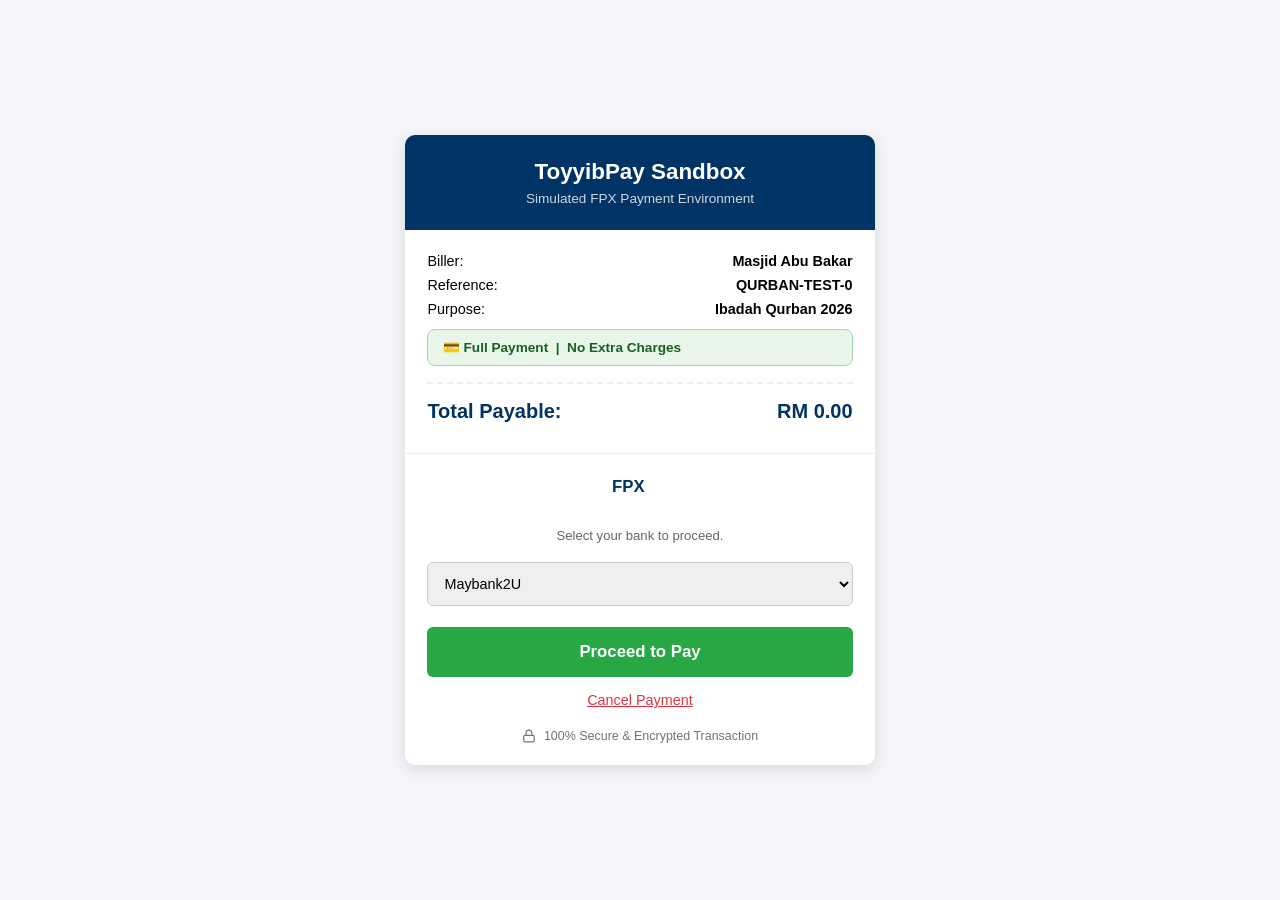
<file: mock-toyyibpay.html>
<!DOCTYPE html>
<html lang="en">
<head>
  <meta charset="UTF-8">
  <meta name="viewport" content="width=device-width, initial-scale=1.0">
  <title>ToyyibPay - Secure Payment Gateway</title>
  <style>
    body {
      font-family: Arial, sans-serif; background-color: #f4f6f9;
      margin: 0; padding: 1rem;
      display: flex; flex-direction: column; align-items: center; justify-content: center;
      min-height: 100vh; box-sizing: border-box;
    }
    .payment-container {
      background: white; width: 100%; max-width: 470px;
      border-radius: 10px; box-shadow: 0 4px 16px rgba(0,0,0,0.12); overflow: hidden;
    }
    .header { background: #003366; color: white; padding: 1.5rem; text-align: center; }
    .header h2 { margin: 0; font-size: 1.4rem; }
    .header p  { margin: 0.4rem 0 0; font-size: 0.85rem; opacity: 0.8; }

    .details { padding: 1.4rem; border-bottom: 1px solid #eee; }
    .row { display: flex; justify-content: space-between; margin-bottom: 0.5rem; font-size: 0.9rem; }
    .row.total { font-size: 1.25rem; font-weight: bold; color: #003366; margin-top: 1rem; border-top: 2px dashed #eee; padding-top: 1rem; }

    /* Installment badge */
    .method-badge {
      display: flex; align-items: center; gap: 0.6rem;
      padding: 0.6rem 0.9rem; border-radius: 8px;
      font-size: 0.85rem; font-weight: 600; margin-bottom: 0.75rem;
    }
    .method-badge.full        { background: #e8f5e9; color: #1b5e20; border: 1px solid #a5d6a7; }
    .method-badge.install3    { background: #e3f2fd; color: #0d47a1; border: 1px solid #90caf9; }
    .method-badge.install6    { background: #fff8e1; color: #e65100; border: 1px solid #ffcc80; }

    .instalment-breakdown {
      background: #f9f9f9; border-radius: 8px; padding: 0.75rem 1rem;
      font-size: 0.85rem; color: #444; margin-bottom: 0.75rem; border: 1px solid #e0e0e0;
    }
    .instalment-breakdown .month-row {
      display: flex; justify-content: space-between; padding: 0.3rem 0;
      border-bottom: 1px dashed #ddd;
    }
    .instalment-breakdown .month-row:last-child { border-bottom: none; }

    .actions { padding: 1.4rem; text-align: center; }
    .btn-pay {
      background: #28a745; color: white; width: 100%; padding: 0.95rem;
      border: none; border-radius: 6px; font-size: 1.05rem; font-weight: bold;
      cursor: pointer; transition: background 0.2s;
    }
    .btn-pay:hover { background: #218838; }
    .btn-cancel {
      background: transparent; color: #dc3545; border: none;
      margin-top: 0.9rem; cursor: pointer; font-size: 0.9rem; text-decoration: underline;
    }
    .fpx-logo { width: 70px; margin-bottom: 0.8rem; }
    .secure-badge {
      display: flex; align-items: center; justify-content: center;
      gap: 0.5rem; color: #6c757d; font-size: 0.78rem; margin-top: 1.2rem;
    }

    /* ── Pending Verification Screen ── */
    #pending-screen { display: none; padding: 2rem 1.5rem; text-align: center; }
    .pending-icon  { font-size: 3rem; margin-bottom: 0.75rem; }
    .pending-title { font-size: 1.15rem; font-weight: bold; color: #856404; margin-bottom: 0.5rem; }
    .pending-badge-main {
      display: inline-block; background: #fff3cd; color: #856404; border: 1px solid #ffc107;
      padding: 0.4rem 1.2rem; border-radius: 20px; font-weight: 700; font-size: 0.95rem; margin-bottom: 1.1rem;
    }
    .pending-note {
      background: #fff8e1; border: 1px solid #ffe082; border-radius: 8px; padding: 0.9rem;
      font-size: 0.85rem; color: #5d4037; text-align: left; line-height: 1.6; margin-bottom: 1.2rem;
    }
    .pending-ref { font-size: 0.82rem; color: #555; margin-bottom: 1.3rem; }
    .btn-return {
      background: #003366; color: white; width: 100%; padding: 0.9rem;
      border: none; border-radius: 6px; font-size: 1rem; font-weight: bold;
      cursor: pointer; transition: background 0.2s;
    }
    .btn-return:hover { background: #002244; }
  </style>
</head>
<body>

  <div class="payment-container">
    <div class="header">
      <h2>ToyyibPay Sandbox</h2>
      <p>Simulated FPX Payment Environment</p>
    </div>

    <!-- ── Payment Form ── -->
    <div id="payment-screen">
      <div class="details">
        <div class="row"><span>Biller:</span><strong>Masjid Abu Bakar</strong></div>
        <div class="row"><span>Reference:</span><strong id="refNo">QURBAN-000</strong></div>
        <div class="row"><span>Purpose:</span><strong>Ibadah Qurban 2026</strong></div>

        <!-- Payment method badge -->
        <div id="method-badge" class="method-badge full" style="margin-top:0.75rem;">
          💳 Full Payment
        </div>

        <!-- Instalment breakdown (shown for instalment plans) -->
        <div id="instalment-info" style="display:none;">
          <div class="instalment-breakdown" id="instalment-breakdown-table"></div>
        </div>

        <!-- Fee note for 6-month -->
        <div id="fee-note" style="display:none; background:#fff3e0; border:1px solid #ffcc80;
          border-radius:6px; padding:0.6rem 0.9rem; font-size:0.82rem; color:#e65100; margin-bottom:0.75rem;">
          ⚠️ A <strong>1.5% processing fee</strong> has been added for the 6-month instalment plan.
        </div>

        <div class="row total">
          <span id="total-label">Total Payable:</span>
          <span id="amountStr">RM 0.00</span>
        </div>
        <div id="monthly-note" style="display:none; text-align:right; font-size:0.82rem; color:#0d47a1; margin-top:0.3rem; font-weight:600;"></div>
      </div>

      <div class="actions">
        <svg class="fpx-logo" viewBox="0 0 100 30" fill="none" xmlns="http://www.w3.org/2000/svg">
          <text x="10" y="22" font-family="Arial" font-size="24" font-weight="bold" fill="#003366">FPX</text>
        </svg>
        <p style="font-size:0.82rem; color:#666; margin-bottom:1.2rem;">Select your bank to proceed.</p>
        <select style="width:100%; padding:0.75rem; margin-bottom:1.3rem; border-radius:6px; border:1px solid #ccc; font-size:0.9rem;">
          <option>Maybank2U</option>
          <option>CIMB Clicks</option>
          <option>Bank Islam</option>
          <option>RHB Now</option>
          <option>Bank Rakyat</option>
        </select>
        <button class="btn-pay" onclick="simulatePayment()">Proceed to Pay</button>
        <button class="btn-cancel" onclick="cancelPayment()">Cancel Payment</button>
        <div class="secure-badge">
          <svg width="14" height="14" viewBox="0 0 24 24" fill="none" stroke="currentColor" stroke-width="2"
               stroke-linecap="round" stroke-linejoin="round">
            <rect x="3" y="11" width="18" height="11" rx="2" ry="2"></rect>
            <path d="M7 11V7a5 5 0 0 1 10 0v4"></path>
          </svg>
          100% Secure &amp; Encrypted Transaction
        </div>
      </div>
    </div>

    <!-- ── Pending Verification Screen ── -->
    <div id="pending-screen">
      <div class="pending-icon">⏳</div>
      <div class="pending-title">Payment Submitted!</div>
      <div class="pending-badge-main">⏳ PENDING VERIFICATION</div>
      <div class="pending-note">
        <strong>What happens next?</strong><br>
        text 01123162797(ck aiman) to send the receipts of payment for approval
      </div>
      <div class="pending-ref" id="pending-ref-text">Reference: —</div>
      <button class="btn-return" onclick="returnToApp()">Return to i@masjid Portal</button>
    </div>
  </div>

  <script>
    const urlParams  = new URLSearchParams(window.location.search);
    const amount     = parseFloat(urlParams.get('amount') || '0');
    const regId      = urlParams.get('reg_id') || 'TEST-000';
    const returnUrl  = urlParams.get('return_url') || 'index.html';
    const method     = urlParams.get('method') || 'full';
    const months     = parseInt(urlParams.get('months') || '0');
    const fee        = parseFloat(urlParams.get('fee') || '0');

    // Populate reference
    document.getElementById('refNo').textContent = `QURBAN-${String(regId).substring(0,6).toUpperCase()}`;

    // Configure display based on payment method
    const methodBadge = document.getElementById('method-badge');
    const instalInfo  = document.getElementById('instalment-info');
    const feeNote     = document.getElementById('fee-note');
    const monthlyNote = document.getElementById('monthly-note');
    const totalLabel  = document.getElementById('total-label');

    if (method === 'installment_3') {
      const base     = amount; // no fee for 3-month
      const monthly  = (base / 3).toFixed(2);
      methodBadge.className = 'method-badge install3';
      methodBadge.innerHTML = '📅 3-Month Instalment &nbsp;|&nbsp; No Extra Fee';
      instalInfo.style.display = 'block';
      document.getElementById('instalment-breakdown-table').innerHTML =
        [1,2,3].map(m => `<div class="month-row"><span>Month ${m}</span><strong>RM ${monthly}</strong></div>`).join('');
      monthlyNote.style.display = 'block';
      monthlyNote.textContent = `RM ${monthly} / month × 3 instalments`;
      totalLabel.textContent = 'Total (3 months):';
      document.getElementById('amountStr').textContent = `RM ${base.toFixed(2)}`;

    } else if (method === 'installment_6') {
      const base    = amount - fee;
      const monthly = (amount / 6).toFixed(2);
      methodBadge.className = 'method-badge install6';
      methodBadge.innerHTML = '🗓️ 6-Month Instalment &nbsp;|&nbsp; +1.5% Fee';
      feeNote.style.display = 'block';
      instalInfo.style.display = 'block';
      document.getElementById('instalment-breakdown-table').innerHTML =
        [1,2,3,4,5,6].map(m => `<div class="month-row"><span>Month ${m}</span><strong>RM ${monthly}</strong></div>`).join('');
      monthlyNote.style.display = 'block';
      monthlyNote.innerHTML = `RM ${monthly} / month × 6 instalments<br><small style="color:#888;">(incl. RM ${fee.toFixed(2)} processing fee)</small>`;
      totalLabel.textContent = 'Total incl. fee:';
      document.getElementById('amountStr').textContent = `RM ${amount.toFixed(2)}`;

    } else {
      // Full payment
      methodBadge.className = 'method-badge full';
      methodBadge.innerHTML = '💳 Full Payment &nbsp;|&nbsp; No Extra Charges';
      document.getElementById('amountStr').textContent = `RM ${amount.toFixed(2)}`;
    }

    let redirectUrl = '';

    function simulatePayment() {
      const btn = document.querySelector('.btn-pay');
      btn.textContent = 'Processing...';
      btn.style.opacity = '0.7';
      btn.disabled = true;

      setTimeout(() => {
        redirectUrl = `${returnUrl}?status_id=1&billcode=SIM-${regId}&transaction_id=FPX${Math.floor(Math.random()*100000000)}&msg=Payment_Submitted`;
        document.getElementById('payment-screen').style.display = 'none';
        document.getElementById('pending-screen').style.display  = 'block';
        document.getElementById('pending-ref-text').textContent =
          `Ref: SIM-${String(regId).substring(0,6).toUpperCase()} · RM ${amount.toFixed(2)}${months > 0 ? ` · ${months}-month plan` : ''}`;
      }, 2000);
    }

    function returnToApp() {
      window.location.href = redirectUrl;
    }

    function cancelPayment() {
      window.location.href = `${returnUrl}?status_id=3&billcode=SIM-${regId}&msg=Payment_Cancelled`;
    }
  </script>
</body>
</html>
</file>
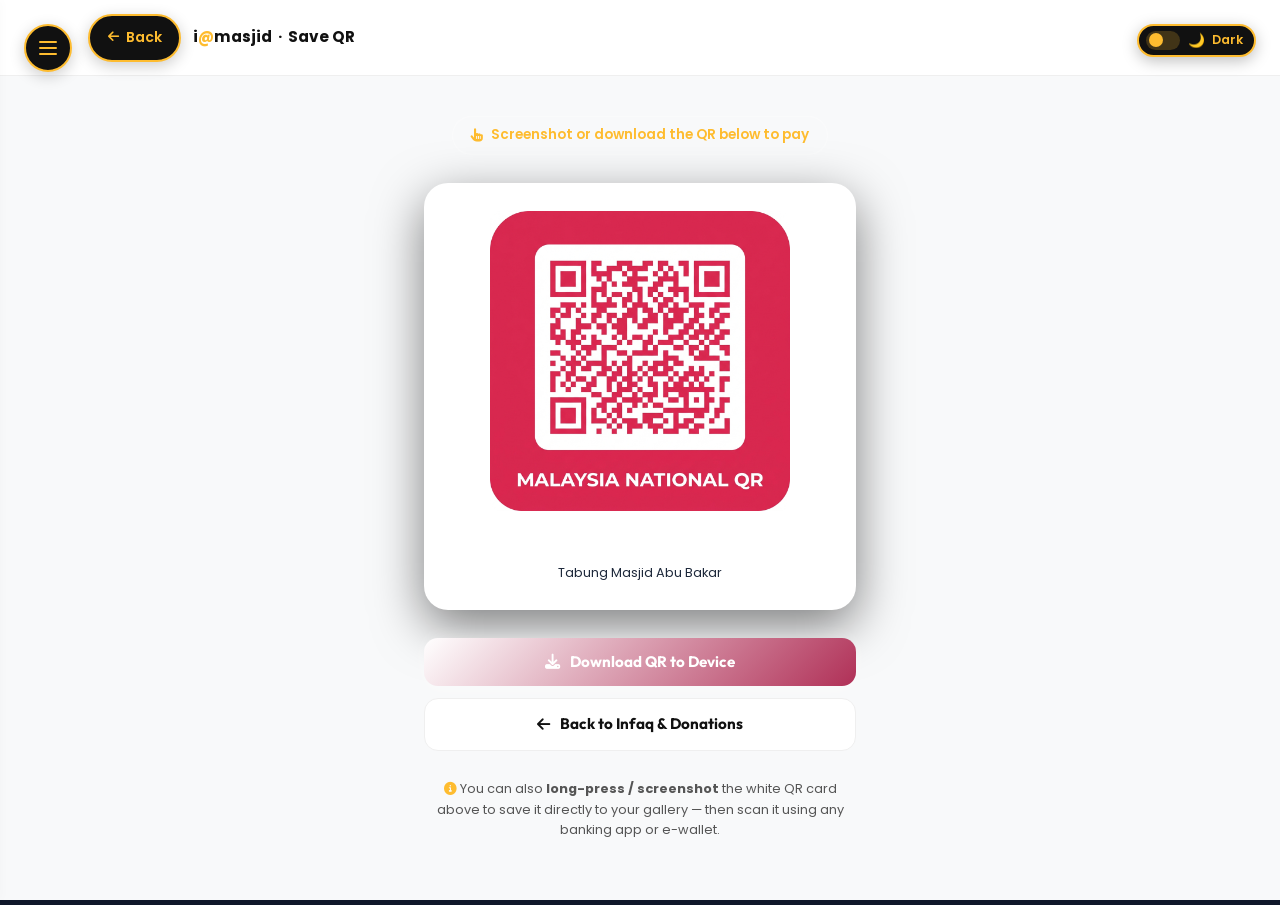
<file: qr-save.html>
<!DOCTYPE html>
<html lang="en">

<head>
  <meta charset="UTF-8" />
  <meta name="viewport" content="width=device-width, initial-scale=1.0" />
  <meta name="description" content="Save QR Code – Tabung Masjid Abu Bakar" />
  <title>Save QR Code – Tabung Masjid Abu Bakar</title>
  <link rel="preconnect" href="https://fonts.googleapis.com" />
  <link rel="preconnect" href="https://fonts.gstatic.com" crossorigin />
  <link href="https://fonts.googleapis.com/css2?family=Outfit:wght@400;600;700;800&display=swap" rel="stylesheet" />
  <link rel="stylesheet" href="https://cdnjs.cloudflare.com/ajax/libs/font-awesome/6.7.2/css/all.min.css"
    crossorigin="anonymous" referrerpolicy="no-referrer" />
  <style>
    *,
    *::before,
    *::after {
      box-sizing: border-box;
      margin: 0;
      padding: 0;
    }

    :root {
      --bg: #0f172a;
      --card: #0f172a;
      --border: #ffffff;
      --primary: #ffffff;
      --primary-d: #1e293b;
      --pink: #ffffff;
      --pink-d: #b03057;
      --text: #f9fafb;
      --muted: #cbd5e1;
    }

    html,
    body {
      height: 100%;
      font-family: 'Outfit', sans-serif;
      background: var(--bg);
      color: var(--text);
    }

    body {
      display: flex;
      flex-direction: column;
      align-items: center;
      min-height: 100vh;
    }

    /* ── Topbar ── */
    .topbar {
      width: 100%;
      padding: 0.85rem 1.25rem;
      display: flex;
      align-items: center;
      gap: 0.75rem;
      background: rgba(11, 26, 19, 0.97);
      backdrop-filter: blur(12px);
      -webkit-backdrop-filter: blur(12px);
      border-bottom: 1px solid var(--border);
      position: sticky;
      top: 0;
      z-index: 100;
    }

    .back-btn {
      display: flex;
      align-items: center;
      gap: 0.45rem;
      background: var(--card);
      color: var(--text);
      border: 1px solid var(--border);
      padding: 0.45rem 1.1rem;
      border-radius: 50px;
      font-family: 'Outfit', sans-serif;
      font-size: 0.875rem;
      font-weight: 600;
      cursor: pointer;
      text-decoration: none;
      transition: all 0.2s ease;
      white-space: nowrap;
      flex-shrink: 0;
    }

    .back-btn:hover {
      background: var(--primary-d);
      border-color: var(--primary);
      color: #ffffff;
    }

    .back-btn i {
      color: var(--primary);
      font-size: 0.8rem;
    }

    .back-btn:hover i {
      color: #ffffff;
    }

    .topbar-title {
      font-size: 0.95rem;
      font-weight: 700;
      color: var(--text);
      flex: 1;
    }

    .topbar-title span {
      color: var(--primary);
    }

    /* ── Main ── */
    .main {
      flex: 1;
      width: 100%;
      max-width: 480px;
      padding: 2.5rem 1.5rem 4rem;
      display: flex;
      flex-direction: column;
      align-items: center;
      gap: 1.75rem;
    }

    /* instruction label */
    .instruction {
      display: flex;
      align-items: center;
      gap: 0.5rem;
      background: rgba(255, 255, 255, 0.1);
      border: 1px solid rgba(255, 255, 255, 0.25);
      color: var(--primary);
      padding: 0.5rem 1.1rem;
      border-radius: 50px;
      font-size: 0.85rem;
      font-weight: 600;
      text-align: center;
    }

    /* ── QR display ── */
    .qr-display {
      width: 100%;
      background: #ffffff;
      border-radius: 24px;
      padding: 1.75rem;
      display: flex;
      flex-direction: column;
      align-items: center;
      gap: 1.25rem;
      box-shadow: 0 16px 50px rgba(0, 0, 0, 0.5);
    }

    .qr-display img {
      width: 100%;
      max-width: 300px;
      height: auto;
      display: block;
      border-radius: 12px;
    }

    .qr-display .qr-fallback {
      width: 300px;
      height: 300px;
      display: none;
      flex-direction: column;
      align-items: center;
      justify-content: center;
      gap: 1rem;
      background: #f3f4f6;
      border-radius: 12px;
      border: 2px dashed var(--pink);
    }

    .qr-display .qr-fallback i {
      font-size: 4rem;
      color: var(--pink);
    }

    .qr-display .qr-fallback p {
      font-size: 0.85rem;
      color: #1e293b;
      text-align: center;
      padding: 0 1rem;
    }

    .qr-label {
      font-size: 1rem;
      font-weight: 800;
      color: var(--pink);
      letter-spacing: 0.05em;
      text-align: center;
    }

    .qr-sub {
      font-size: 0.8rem;
      color: #1e293b;
      text-align: center;
      margin-top: -0.75rem;
    }

    /* ── Buttons ── */
    .btn-row {
      width: 100%;
      display: flex;
      flex-direction: column;
      gap: 0.75rem;
    }

    .btn {
      width: 100%;
      display: flex;
      align-items: center;
      justify-content: center;
      gap: 0.6rem;
      padding: 0.9rem 1.5rem;
      border-radius: 14px;
      font-family: 'Outfit', sans-serif;
      font-size: 0.95rem;
      font-weight: 700;
      cursor: pointer;
      border: none;
      text-decoration: none;
      transition: all 0.2s ease;
    }

    .btn-pink {
      background: linear-gradient(135deg, var(--pink), var(--pink-d));
      color: #ffffff;
      box-shadow: 0 4px 20px rgba(255, 255, 255, 0.35);
    }

    .btn-pink:hover {
      transform: translateY(-2px);
      box-shadow: 0 8px 28px rgba(255, 255, 255, 0.5);
    }

    .btn-outline {
      background: var(--card);
      color: var(--text);
      border: 1px solid var(--border);
    }

    .btn-outline:hover {
      border-color: var(--primary);
      background: rgba(255, 255, 255, 0.07);
    }

    /* hint text */
    .hint {
      font-size: 0.8rem;
      color: var(--muted);
      text-align: center;
      line-height: 1.6;
    }

    .hint i {
      color: var(--primary);
    }

    @media (max-width: 480px) {
      .main {
        padding: 2rem 1rem 3rem;
      }
    }
  </style>
  <link rel="stylesheet" href="styles.css" />
</head>

<body class="standalone-shell">

  <!-- ── Topbar ── -->
  <div class="topbar">
    <a href="donate.html" class="back-btn" id="back-btn">
      <i class="fa-solid fa-arrow-left"></i> Back
    </a>
    <span class="topbar-title">i<span>@</span>masjid &nbsp;·&nbsp; Save QR</span>
  </div>

  <!-- ── Main ── -->
  <div class="main">

    <!-- Instruction pill -->
    <div class="instruction">
      <i class="fa-solid fa-hand-pointer"></i>
      Screenshot or download the QR below to pay
    </div>

    <!-- QR card (white background for easy screenshot) -->
    <div class="qr-display" id="qr-display-card">
      <img src="assets/images/qr-tabung-masjid.png" alt="Tabung Masjid Abu Bakar – Malaysia National QR" id="qr-img"
        onerror="this.style.display='none';document.getElementById('qr-fallback').style.display='flex';" />
      <div class="qr-fallback" id="qr-fallback">
        <i class="fa-solid fa-qrcode"></i>
        <p>Place QR image at:<br><code>assets/images/qr-tabung-masjid.png</code></p>
      </div>
      <div class="qr-label">MALAYSIA NATIONAL QR</div>
      <div class="qr-sub">Tabung Masjid Abu Bakar</div>
    </div>

    <!-- Action buttons -->
    <div class="btn-row">
      <button class="btn btn-pink" onclick="downloadQR()">
        <i class="fa-solid fa-download"></i>
        Download QR to Device
      </button>
      <a href="donate.html" class="btn btn-outline">
        <i class="fa-solid fa-arrow-left"></i>
        Back to Infaq &amp; Donations
      </a>
    </div>

    <!-- Hint -->
    <p class="hint">
      <i class="fa-solid fa-circle-info"></i>
      You can also <strong>long-press / screenshot</strong> the white QR card above
      to save it directly to your gallery — then scan it using any banking app or e-wallet.
    </p>

  </div>

  <script>
    // ── Download QR image ────────────────────────────────────────────
    function downloadQR() {
      var img = document.getElementById('qr-img');
      if (!img || img.style.display === 'none') {
        alert('QR image not found. Please place your QR at assets/images/qr-tabung-masjid.png');
        return;
      }
      var link = document.createElement('a');
      link.href = img.src;
      link.download = 'tabung-masjid-abu-bakar-qr.png';
      link.click();
    }

    // ── Back button: go back to donate.html ─────────────────────────
    document.getElementById('back-btn').addEventListener('click', function (e) {
      e.preventDefault();
      if (window.history.length > 1 && document.referrer) {
        window.history.back();
      } else {
        window.location.href = 'donate.html';
      }
    });
  </script>
  <script src="site-shell.js"></script>

</body>

</html>
</file>
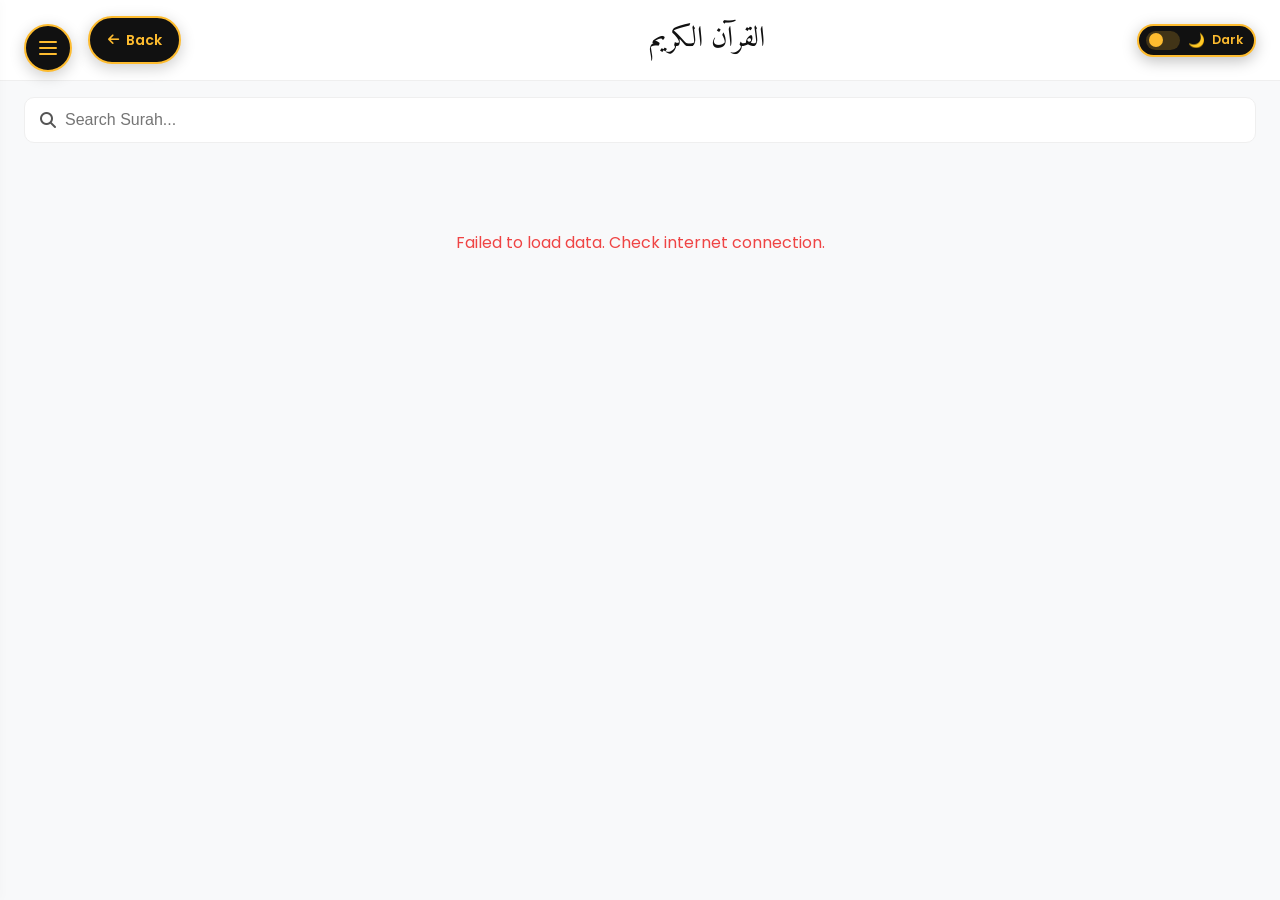
<file: quran.html>
<!DOCTYPE html>
<html lang="en">

<head>
  <meta charset="UTF-8">
  <meta name="viewport" content="width=device-width, initial-scale=1.0, maximum-scale=1.0, user-scalable=no" />
  <title>Al-Quran | i@masjid</title>

  <link rel="preconnect" href="https://fonts.googleapis.com">
  <link rel="preconnect" href="https://fonts.gstatic.com" crossorigin>
  <link
    href="https://fonts.googleapis.com/css2?family=Inter:wght@400;500;600;700&family=Amiri:wght@400;700&display=swap"
    rel="stylesheet">
  <link rel="stylesheet" href="https://cdnjs.cloudflare.com/ajax/libs/font-awesome/6.4.0/css/all.min.css">

  <style>
    :root {
      --bg-color: #121212;
      --card-bg: #1c1c1e;
      --card-hover: #2c2c2e;
      --text-primary: #ffffff;
      --text-secondary: #8e8e93;
      --accent: #ffffff;
      --border-color: #38383a;
      --circle-bg: #2c2c2e;
    }

    * {
      margin: 0;
      padding: 0;
      box-sizing: border-box;
    }

    body {
      font-family: 'Inter', sans-serif;
      background-color: var(--bg-color);
      color: var(--text-primary);
      -webkit-font-smoothing: antialiased;
    }

    /* Top Navigation (Floating Back) */
    .top-nav {
      position: sticky;
      top: 0;
      background: rgba(18, 18, 18, 0.9);
      backdrop-filter: blur(10px);
      padding: 1rem 1.5rem;
      display: flex;
      align-items: center;
      justify-content: space-between;
      z-index: 100;
      border-bottom: 1px solid var(--border-color);
    }

    .back-btn {
      color: var(--text-primary);
      text-decoration: none;
      font-size: 1.2rem;
      display: flex;
      align-items: center;
      gap: 0.5rem;
    }

    .header-title {
      font-family: 'Amiri', serif;
      font-size: 1.8rem;
    }

    /* Search Bar */
    .search-container {
      padding: 1rem 1.5rem;
      position: sticky;
      top: 60px;
      /* Below nav */
      background: var(--bg-color);
      z-index: 99;
    }

    .search-input-wrapper {
      position: relative;
      width: 100%;
    }

    .search-input-wrapper i {
      position: absolute;
      left: 1rem;
      top: 50%;
      transform: translateY(-50%);
      color: var(--text-secondary);
      font-size: 1rem;
    }

    .search-input {
      width: 100%;
      background: var(--card-bg);
      border: 1px solid var(--border-color);
      color: var(--text-primary);
      padding: 0.8rem 1rem 0.8rem 2.5rem;
      border-radius: 10px;
      font-size: 1rem;
      outline: none;
      transition: border-color 0.2s;
    }

    .search-input:focus {
      border-color: var(--accent);
    }

    /* Surah List */
    .surah-list {
      max-width: 800px;
      margin: 0 auto;
      padding: 0.5rem 1rem 4rem 1rem;
    }

    .surah-item {
      display: flex;
      align-items: center;
      padding: 1rem;
      border-bottom: 1px solid var(--border-color);
      cursor: pointer;
      transition: background 0.2s;
      border-radius: 8px;
    }

    .surah-item:hover {
      background: var(--card-hover);
    }

    .surah-item:last-child {
      border-bottom: none;
    }

    .surah-number {
      width: 36px;
      height: 36px;
      background: var(--circle-bg);
      border-radius: 50%;
      display: flex;
      align-items: center;
      justify-content: center;
      font-size: 0.9rem;
      font-weight: 500;
      color: var(--text-secondary);
      flex-shrink: 0;
      margin-right: 1rem;
    }

    .surah-info {
      flex: 1;
    }

    .surah-name-en {
      font-size: 1.1rem;
      font-weight: 600;
      margin-bottom: 0.2rem;
    }

    .surah-meta {
      font-size: 0.85rem;
      color: var(--text-secondary);
    }

    .surah-name-ar {
      font-family: 'Amiri', serif;
      font-size: 1.8rem;
      color: var(--text-primary);
      margin-left: 1rem;
    }

    /* Reader View */
    #reader-view {
      display: none;
      max-width: 800px;
      margin: 0 auto;
      padding: 2rem 1.5rem;
      animation: fadeIn 0.3s ease;
    }

    @keyframes fadeIn {
      from {
        opacity: 0;
      }

      to {
        opacity: 1;
      }
    }

    .mushaf-page {
      background: var(--card-bg);
      border: 1px solid var(--border-color);
      border-radius: 12px;
      padding: 2rem;
      margin-bottom: 2rem;
    }

    .surah-header-reader {
      text-align: center;
      margin-bottom: 2rem;
      padding-bottom: 1.5rem;
      border-bottom: 1px solid var(--border-color);
    }

    .surah-header-reader h2 {
      font-family: 'Amiri', serif;
      font-size: 2.5rem;
      color: var(--accent);
      margin-bottom: 0.5rem;
    }

    .surah-header-reader p {
      color: var(--text-secondary);
      font-size: 0.9rem;
    }

    .bismillah {
      text-align: center;
      font-family: 'Amiri', serif;
      font-size: 2.5rem;
      color: var(--text-primary);
      margin-bottom: 2.5rem;
    }

    .surah-content {
      font-family: 'Amiri', serif;
      font-size: 2.2rem;
      line-height: 2.4;
      text-align: justify;
      text-align-last: center;
      direction: rtl;
      color: var(--text-primary);
    }

    .verse-end {
      display: inline-flex;
      align-items: center;
      justify-content: center;
      width: 40px;
      height: 40px;
      background: url('data:image/svg+xml;utf8,<svg xmlns="http://www.w3.org/2000/svg" viewBox="0 0 100 100"><path fill="none" stroke="%2310B981" stroke-width="4" d="M50 5 L85 25 L85 75 L50 95 L15 75 L15 25 Z"/></svg>') center/contain no-repeat;
      color: var(--accent);
      font-size: 1rem;
      margin: 0 0.5rem;
      font-family: 'Inter', sans-serif;
      font-weight: 700;
      vertical-align: middle;
    }

    /* Loader */
    .loader-container {
      text-align: center;
      padding: 4rem;
      color: var(--text-secondary);
    }

    .loader-container i {
      color: var(--accent);
      margin-bottom: 1rem;
    }

    @media (max-width: 600px) {
      .mushaf-page {
        padding: 1.5rem 1rem;
      }

      .surah-content {
        font-size: 1.8rem;
        line-height: 2.2;
      }

      .surah-name-ar {
        font-size: 1.5rem;
      }

      .bismillah {
        font-size: 2rem;
      }

      .verse-end {
        width: 30px;
        height: 30px;
        font-size: 0.8rem;
      }
    }
  </style>
  <link rel="stylesheet" href="styles.css">
</head>

<body class="standalone-shell">

  <!-- Main View -->
  <div id="main-view">
    <div class="top-nav">
      <a href="index.html" class="back-btn"><i class="fa-solid fa-arrow-left"></i></a>
      <div class="header-title">القرآن الكريم</div>
      <div style="width: 24px;"></div> <!-- Spacer for flex balance -->
    </div>

    <div class="search-container">
      <div class="search-input-wrapper">
        <i class="fa-solid fa-search"></i>
        <input type="text" id="search-box" class="search-input" placeholder="Search Surah...">
      </div>
    </div>

    <div class="surah-list" id="surah-list">
      <div class="loader-container">
        <i class="fa-solid fa-circle-notch fa-spin fa-2x"></i>
        <p>Loading Surahs...</p>
      </div>
    </div>
  </div>

  <!-- Reader View -->
  <div id="reader-view">
    <div class="top-nav" style="position: relative; margin: -2rem -1.5rem 2rem -1.5rem; border-bottom: none;">
      <button class="back-btn" style="background:none;border:none;cursor:pointer;" onclick="closeReader()">
        <i class="fa-solid fa-arrow-left"></i>
      </button>
      <div style="width: 24px;"></div>
    </div>

    <div id="reader-content"></div>
  </div>

  <script>
    const surahListContainer = document.getElementById('surah-list');
    const searchBox = document.getElementById('search-box');
    const mainView = document.getElementById('main-view');
    const readerView = document.getElementById('reader-view');
    const readerContent = document.getElementById('reader-content');

    let allSurahs = [];

    const arabicNums = ['٠', '١', '٢', '٣', '٤', '٥', '٦', '٧', '٨', '٩'];
    function toArabicNumeral(num) {
      return num.toString().split('').map(digit => arabicNums[digit]).join('');
    }

    // Load Surah Meta on startup
    async function loadSurahs() {
      try {
        const response = await fetch('https://api.alquran.cloud/v1/surah');
        const result = await response.json();

        if (result.code === 200) {
          allSurahs = result.data;
          renderList(allSurahs);
        }
      } catch (err) {
        surahListContainer.innerHTML = '<div class="loader-container"><p style="color:#ef4444;">Failed to load data. Check internet connection.</p></div>';
      }
    }

    function renderList(surahs) {
      if (surahs.length === 0) {
        surahListContainer.innerHTML = '<div class="loader-container"><p>No Surahs found.</p></div>';
        return;
      }

      const html = surahs.map(s => {
        // Strip out "Surah " from Arabic name for cleaner look if it exists, but API usually has "سُورَةُ ٱلْفَاتِحَةِ"
        let arName = s.name.replace('سُورَةُ ', '');

        return `
          <div class="surah-item" onclick="openSurah(${s.number}, '${s.englishName}', '${s.englishNameTranslation}')">
            <div class="surah-number">${s.number}</div>
            <div class="surah-info">
              <div class="surah-name-en">${s.englishName}</div>
              <div class="surah-meta">${s.englishNameTranslation} • ${s.numberOfAyahs} verses</div>
            </div>
            <div class="surah-name-ar">${arName}</div>
          </div>
        `;
      }).join('');

      surahListContainer.innerHTML = html;
    }

    // Search functionality
    searchBox.addEventListener('input', (e) => {
      const query = e.target.value.toLowerCase();
      const filtered = allSurahs.filter(s =>
        s.englishName.toLowerCase().includes(query) ||
        s.englishNameTranslation.toLowerCase().includes(query)
      );
      renderList(filtered);
    });

    // Open a specific Surah
    async function openSurah(num, enName, enTrans) {
      mainView.style.display = 'none';
      readerView.style.display = 'block';
      window.scrollTo(0, 0);

      readerContent.innerHTML = `
        <div class="loader-container" style="margin-top: 5rem;">
          <i class="fa-solid fa-spinner fa-spin fa-2x"></i>
          <p>Loading Surah ${enName}...</p>
        </div>
      `;

      try {
        const response = await fetch(`https://api.alquran.cloud/v1/surah/${num}/quran-uthmani`);
        const result = await response.json();

        if (result.code === 200) {
          renderReader(result.data, enName, enTrans);
        }
      } catch (err) {
        readerContent.innerHTML = '<div class="loader-container"><p style="color:#ef4444;">Failed to load verses.</p></div>';
      }
    }

    function renderReader(surahData, enName, enTrans) {
      const ayahs = surahData.ayahs;

      let html = '<div class="mushaf-page">';

      // Header
      html += `
        <div class="surah-header-reader">
          <h2>${surahData.name}</h2>
          <p>${enName} • ${enTrans}</p>
        </div>
      `;

      // Bismillah
      if (surahData.number !== 1 && surahData.number !== 9) {
        html += `<div class="bismillah">بِسْمِ ٱللَّهِ ٱلرَّحْمَٰنِ ٱلرَّحِيمِ</div>`;
      }

      html += `<div class="surah-content">`;

      ayahs.forEach(ayah => {
        let ayahText = ayah.text;

        // Remove Bismillah from text if it's there (API includes it in verse 1 sometimes)
        if (ayah.numberInSurah === 1 && surahData.number !== 1) {
          ayahText = ayahText.replace("بِسْمِ ٱللَّهِ ٱلرَّحْمَٰنِ ٱلرَّحِيمِ ", "");
          ayahText = ayahText.replace("بِسْمِ اللَّهِ الرَّحْمَٰنِ الرَّحِيمِ ", "");
        }

        html += `${ayahText} <span class="verse-end">${toArabicNumeral(ayah.numberInSurah)}</span> `;
      });

      html += `</div></div>`;
      readerContent.innerHTML = html;
    }

    function closeReader() {
      readerView.style.display = 'none';
      mainView.style.display = 'block';
      readerContent.innerHTML = '';
      window.scrollTo(0, 0);
    }

    // Initialize
    loadSurahs();
  </script>
  <script src="site-shell.js"></script>
</body>

</html>
</file>
<file: styles.css>
@import url('https://fonts.googleapis.com/css2?family=Inter:wght@300;400;500;600;700&family=Poppins:wght@400;500;600;700&family=Amiri:serif&display=swap');

/* ═══════════════════════════════════════════════ STRICT YELLOW, WHITE & BLACK THEME ═══ */
:root {
  /* Strict Palette Tokens */
  --primary-yellow: #FEBC2F;
  --primary-yellow-hover: #EABF32;
  --color-black: #111111;
  --color-dark-gray: #222222;
  --color-muted-gray: #555555;
  --color-white: #FFFFFF;
  --bg-app: #F8F9FA;
  --surface-card: #FFFFFF;
  
  --text-main: #111111;       /* Sentence text strictly in black */
  --text-muted: #555555;      /* Subtitle text in dark slate gray */
  --text-subtle: #777777;
  --border-light: #EFEFEF;

  /* Global Color Mappings */
  --color-primary: #FEBC2F; 
  --color-primary-dark: #EABF32;
  --color-primary-light: #FFF0C2; 
  --color-accent: #FEBC2F; 
  --color-accent-dark: #EABF32;
  --color-bg-dark: #FFFFFF; 
  --color-card-dark: #FFFFFF; 
  --color-card-border: #E5E7EB; 
  --color-text-primary: #111111; 
  --color-text-secondary: #333333; 
  --color-text-muted: #666666; 
  
  --font-family: 'Poppins', 'Inter', -apple-system, BlinkMacSystemFont, sans-serif;
  --font-inter: 'Inter', sans-serif;
  --font-arabic: 'Amiri', serif;
  
  --border-radius-lg: 14px;
  --border-radius-md: 10px;
  --border-radius-sm: 6px;
  
  --transition-fast: 0.2s ease;
  --transition-normal: 0.3s cubic-bezier(0.4, 0, 0.2, 1);
  --shadow-lg: 0 10px 30px rgba(0, 0, 0, 0.06);
  --shadow-card: 0 4px 20px rgba(0, 0, 0, 0.04);
}

/* ═══════════════════════════════════════════════ GLOBAL STYLES ═══ */
* {
  box-sizing: border-box;
  margin: 0;
  padding: 0;
}

html {
  scroll-behavior: smooth;
  font-size: 16px;
}

body {
  font-family: var(--font-family);
  background-color: var(--color-bg-dark);
  color: var(--color-text-primary);
  line-height: 1.5;
  overflow-x: hidden;
  display: flex;
  flex-direction: column;
  min-height: 100vh;
}

a {
  color: var(--color-primary);
  text-decoration: none;
  transition: var(--transition-fast);
}
a:hover {
  color: var(--color-accent);
}

/* Floating round hamburger menu button at top-left */
.menu-btn {
  position: fixed;
  top: 1.5rem;
  left: 1.5rem;
  width: 48px;
  height: 48px;
  border-radius: 50%;
  background: #111111;
  border: 2px solid var(--primary-yellow);
  color: var(--primary-yellow);
  display: flex;
  flex-direction: column;
  align-items: center;
  justify-content: center;
  gap: 4px;
  cursor: pointer;
  z-index: 1003; /* Above the sidebar so it's always clickable */
  box-shadow: 0 4px 15px rgba(0, 0, 0, 0.2);
  transition: all 0.35s cubic-bezier(0.4, 0, 0.2, 1);
  animation: menuBtnPulse 2.5s infinite;
}

@keyframes menuBtnPulse {
  0% {
    box-shadow: 0 0 0 0 rgba(254, 188, 47, 0.4);
  }
  70% {
    box-shadow: 0 0 0 8px rgba(254, 188, 47, 0);
  }
  100% {
    box-shadow: 0 0 0 0 rgba(254, 188, 47, 0);
  }
}

/* ── Floating Back button ── */
.page-back-btn {
  position: fixed;
  top: 1.5rem;
  left: calc(1.5rem + 48px + 0.6rem);
  height: 48px;
  padding: 0 1.1rem;
  border-radius: 50px;
  background: #111111;
  border: 2px solid var(--primary-yellow);
  color: var(--primary-yellow);
  display: flex;
  align-items: center;
  gap: 0.45rem;
  font-family: var(--font-family);
  font-size: 0.875rem;
  font-weight: 600;
  cursor: pointer;
  z-index: 1003;
  box-shadow: 0 4px 15px rgba(0, 0, 0, 0.2);
  transition: all 0.25s cubic-bezier(0.4, 0, 0.2, 1);
  white-space: nowrap;
}

.page-back-btn i {
  color: var(--primary-yellow);
  font-size: 0.8rem;
  transition: color 0.2s;
}

.page-back-btn:hover {
  background: var(--primary-yellow);
  color: #111111;
  box-shadow: 0 0 15px rgba(254, 188, 47, 0.4);
}

.page-back-btn:hover i {
  color: #111111;
}

.menu-btn:hover,
.menu-btn.active {
  background: var(--primary-yellow);
  color: #111111;
  box-shadow: 0 0 15px rgba(254, 188, 47, 0.45);
  border-color: var(--primary-yellow);
  animation: none;
}

/* Three horizontal lines inside hamburger button */
.menu-btn span {
  display: block;
  width: 18px;
  height: 2px;
  background-color: currentColor;
  border-radius: 2px;
  transition: transform 0.3s ease, opacity 0.3s ease;
}

/* Transform hamburger to an X when sidebar is active */
.menu-btn.active span:nth-child(1) {
  transform: translateY(6px) rotate(45deg);
}

.menu-btn.active span:nth-child(2) {
  opacity: 0;
}

.menu-btn.active span:nth-child(3) {
  transform: translateY(-6px) rotate(-45deg);
}

/* The full sidebar panel */
.sidebar {
  position: fixed;
  top: 0;
  left: 0;
  width: 280px;
  height: 100vh;
  background: #111111;
  border-right: 1px solid #222222;
  backdrop-filter: blur(16px);
  -webkit-backdrop-filter: blur(16px);
  border-right: 1px solid var(--color-card-border);
  padding: 2rem 1.5rem;
  padding-top: 5.5rem;
  display: flex;
  flex-direction: column;
  gap: 1.25rem;
  transform: translateX(-100%);
  transition: transform 0.35s cubic-bezier(0.4, 0, 0.2, 1);
  overflow-y: auto;
  box-shadow: 8px 0 30px rgba(0, 0, 0, 0.5);
  z-index: 1000;
}

/* Slide sidebar in when active */
.sidebar.active {
  transform: translateX(0);
}

/* Sidebar logo / brand */
.sidebar-logo {
  display: flex;
  align-items: center;
  gap: 0.75rem;
  color: var(--color-text-primary);
  text-decoration: none;
  padding-bottom: 0.5rem;
}

.sidebar-logo-img {
  width: 46px;
  height: 46px;
  border-radius: 50%;
  object-fit: cover;
  border: 2px solid var(--color-primary);
}

.sidebar-brand {
  font-size: 1.4rem;
  font-weight: 700;
  letter-spacing: -0.5px;
}

.sidebar-divider {
  height: 1px;
  background: var(--color-card-border);
  margin: 0.25rem 0;
}

/* Nav link list */
.sidebar-links {
  list-style: none;
  display: flex;
  flex-direction: column;
  gap: 0.25rem;
  flex-grow: 1;
}

.sl-icon {
  font-size: 1.1rem;
  width: 24px;
  display: inline-block;
  text-align: center;
}

/* Reusable nav-link style (used inside sidebar) */
.nav-link {
  display: flex;
  align-items: center;
  gap: 0.75rem;
  color: #CCCCCC;
  font-weight: 500;
  font-size: 1rem;
  padding: 0.7rem 0.75rem;
  border-radius: var(--border-radius-md);
  border-left: 3px solid transparent;
  transition: var(--transition-fast);
  text-decoration: none;
}

.nav-link:hover,
.nav-link.active {
  color: var(--primary-yellow);
  background: #222222;
  border-left-color: var(--primary-yellow);
}

/* Login button inside sidebar */
.sidebar-login {
  display: block;
  text-align: center;
  background: var(--primary-yellow);
  color: #111111 !important;
  padding: 0.65rem 1rem;
  border-radius: var(--border-radius-md);
  border: 1px solid var(--primary-yellow);
  font-weight: 700;
  transition: var(--transition-fast);
}

.sidebar-login:hover {
  background: var(--primary-yellow-hover);
  color: #111111 !important;
  box-shadow: 0 0 15px rgba(254, 188, 47, 0.35);
}

body.dark-mode .sidebar-login {
  background: var(--primary-yellow);
  color: #111111 !important;
  border-color: var(--primary-yellow);
  box-shadow: 0 0 16px rgba(254, 188, 47, 0.28);
}

body.dark-mode .sidebar-login:hover {
  background: var(--primary-yellow-hover);
  color: #111111 !important;
  box-shadow: 0 0 18px rgba(254, 188, 47, 0.42);
}

.sidebar-tagline {
  font-size: 0.78rem;
  color: #888888;
  text-align: center;
  padding-bottom: 0.5rem;
}

.brand-at {
  color: var(--primary-yellow);
}

.btn-login {
  background: var(--primary-yellow);
  color: #111111 !important;
  padding: 0.5rem 1.25rem;
  border-radius: var(--border-radius-md);
  border: 1px solid var(--primary-yellow);
  font-weight: 700;
}

.btn-login:hover {
  background: var(--primary-yellow-hover);
  box-shadow: 0 0 15px rgba(254, 188, 47, 0.4);
}

/* Page Section display logic */
.page {
  display: none;
  opacity: 0;
  transition: opacity 0.4s ease;
  padding-top: 0;
  flex-grow: 1;
}

.page.active {
  display: block;
  opacity: 1;
}

/* ═══════════════════════════════════════════════ HOME SECTION ═══ */
.hero {
  display: grid;
  grid-template-columns: 1.2fr 0.8fr;
  max-width: 1200px;
  margin: 0 auto;
  padding: 4rem 2rem;
  gap: 3rem;
  align-items: center;
  position: relative;
  overflow: hidden;
}

.hero-bg-pattern {
  position: absolute;
  top: 0;
  right: 0;
  width: 100%;
  height: 100%;
  opacity: 0.05;
  background-image: radial-gradient(var(--primary-yellow) 1px, transparent 1px);
  background-size: 24px 24px;
  z-index: -1;
}

.hero-content {
  display: flex;
  flex-direction: column;
  gap: 1.5rem;
}

.hero-badge {
  background-color: #FFFFFF;
  border: 1px solid #EFEFEF;
  padding: 0.5rem 1.25rem;
  border-radius: 50px;
  font-family: var(--font-arabic);
  font-size: 1.2rem;
  color: #111111;
  width: fit-content;
}

.hero-title {
  font-size: 3.5rem;
  font-weight: 800;
  line-height: 1.15;
  letter-spacing: -1px;
  color: #111111;
}

.gradient-text {
  color: var(--primary-yellow);
  background: none;
  -webkit-background-clip: unset;
  background-clip: unset;
  -webkit-text-fill-color: initial;
}

.hero-subtitle {
  font-size: 1.2rem;
  color: var(--color-text-secondary);
  max-width: 540px;
}

.hero-cta {
  display: flex;
  gap: 1rem;
}

.btn-primary, .btn-secondary {
  font-family: var(--font-family);
  font-weight: 600;
  padding: 0.875rem 2rem;
  border-radius: var(--border-radius-md);
  cursor: pointer;
  transition: var(--transition-fast);
}

.btn-primary {
  background-color: var(--color-primary);
  color: var(--color-bg-dark);
  border: none;
}

.btn-primary:hover {
  background-color: var(--color-accent);
  transform: translateY(-2px);
  box-shadow: 0 5px 15px rgba(245, 158, 11, 0.4);
}

.btn-secondary {
  background: transparent;
  color: var(--color-text-primary);
  border: 1px solid var(--color-card-border);
}

.btn-secondary:hover {
  background-color: var(--color-card-dark);
  border-color: var(--color-primary);
}

.hero-stats {
  display: flex;
  gap: 2.5rem;
  margin-top: 2rem;
}

.stat-card {
  display: flex;
  flex-direction: column;
}

.stat-num {
  font-size: 2rem;
  font-weight: 700;
  color: var(--color-primary);
}

.stat-lbl {
  font-size: 0.875rem;
  color: var(--color-text-muted);
}

.hero-visual {
  display: flex;
  justify-content: center;
  align-items: center;
  position: relative;
}

.mosque-illustration {
  position: relative;
  width: 320px;
  height: 320px;
  display: flex;
  justify-content: center;
  align-items: center;
}

.hero-logo-img {
  width: 160px;
  height: 160px;
  object-fit: contain;
  border-radius: 50%;
  box-shadow: 0 0 40px rgba(255, 255, 255, 0.2);
  z-index: 5;
}

.orbit {
  position: absolute;
  border: 1px dashed rgba(255, 255, 255, 0.2);
  border-radius: 50%;
  animation: rotate 20s linear infinite;
}

.orbit-1 { width: 220px; height: 220px; animation-duration: 25s; }
.orbit-2 { width: 280px; height: 280px; animation-duration: 35s; animation-direction: reverse; }
.orbit-3 { width: 340px; height: 340px; animation-duration: 45s; }

.star {
  position: absolute;
  color: var(--color-accent);
  font-weight: bold;
  animation: pulse 2s infinite ease-in-out;
}

.s1 { top: 10%; left: 20%; font-size: 1.5rem; animation-delay: 0.2s; }
.s2 { top: 20%; right: 15%; font-size: 1.2rem; animation-delay: 0.7s; }
.s3 { bottom: 25%; left: 10%; font-size: 1.8rem; animation-delay: 0.5s; }
.s4 { bottom: 15%; right: 25%; font-size: 1rem; animation-delay: 1.1s; }

@keyframes rotate {
  from { transform: rotate(0deg); }
  to { transform: rotate(360deg); }
}

@keyframes pulse {
  0%, 100% { opacity: 0.3; transform: scale(0.8); }
  50% { opacity: 1; transform: scale(1.2); }
}

/* ═══════════════════════════════════════════════ QUICK STRIP ═══ */
.quick-strip {
  background: #FFFFFF;
  padding: 1.25rem 2rem;
  border: 1px solid #EFEFEF;
  display: flex;
  justify-content: space-between;
  align-items: center;
  max-width: 1200px;
  margin: 2rem auto;
  border-radius: var(--border-radius-lg);
  box-shadow: var(--shadow-card);
  color: #111111;
}

.strip-label {
  font-weight: 700;
  color: #111111;
  display: flex;
  align-items: center;
  gap: 0.5rem;
}

.strip-label i {
  color: var(--primary-yellow);
}

.strip-prayers {
  display: flex;
  gap: 1.5rem;
  font-size: 0.95rem;
}

.strip-prayer-item {
  display: flex;
  gap: 0.5rem;
  background: #F8F9FA;
  padding: 0.4rem 0.8rem;
  border-radius: var(--border-radius-sm);
  border: 1px solid #E0E0E0;
  color: #111111;
}

.strip-prayer-item.active {
  border-color: var(--primary-yellow);
  background: var(--primary-yellow);
  color: #111111;
  font-weight: 700;
}

.strip-prayer-item .p-name { color: #555555; }
.strip-prayer-item.active .p-name { color: #111111; font-weight: 700; }
.strip-prayer-item .p-time { font-weight: 600; color: #111111; }

.strip-date {
  font-size: 0.9rem;
  color: #666666;
}

/* ═══════════════════════════════════════════════ SECTION STRUCTS ═══ */
.section-container {
  max-width: 1200px;
  margin: 0 auto;
  padding: 4rem 2rem;
}

.section-alt {
  background-color: rgba(18, 44, 32, 0.3);
  border-radius: var(--border-radius-lg);
  margin-top: 2rem;
  margin-bottom: 4rem;
}

.section-header {
  margin-bottom: 3rem;
  text-align: center;
}

.section-header h2 {
  font-size: 2.25rem;
  font-weight: 700;
}

.section-header p {
  color: var(--color-text-secondary);
  font-size: 1.1rem;
}

/* ═══════════════════════════════════════════════ FEATURES GRID ═══ */
.features-grid {
  display: grid;
  grid-template-columns: repeat(auto-fit, minmax(320px, 1fr));
  gap: 2rem;
}

.feature-card {
  background-color: var(--color-card-dark);
  border: 1px solid var(--color-card-border);
  padding: 2.5rem;
  border-radius: var(--border-radius-lg);
  cursor: pointer;
  transition: var(--transition-normal);
  display: flex;
  flex-direction: column;
  gap: 1rem;
}

.feature-card:hover {
  transform: translateY(-5px);
  border-color: var(--color-primary);
  box-shadow: var(--shadow-lg);
}

.feature-icon {
  font-size: 2.5rem;
  background: rgba(255, 255, 255, 0.1);
  width: 60px;
  height: 60px;
  display: flex;
  align-items: center;
  justify-content: center;
  border-radius: var(--border-radius-md);
  margin-bottom: 0.5rem;
}

.feature-card h3 {
  font-size: 1.35rem;
  font-weight: 600;
}

.feature-card p {
  color: var(--color-text-secondary);
  font-size: 0.95rem;
}

.feature-link {
  color: var(--color-primary);
  font-weight: 600;
  font-size: 0.9rem;
  margin-top: auto;
}

.feature-card:hover .feature-link {
  color: var(--color-accent);
}

/* ═══════════════════════════════════════════════ PAGE HEROS ═══ */
.page-hero {
  position: relative;
  background: linear-gradient(135deg, var(--color-primary-dark), var(--color-bg-dark));
  padding: 5rem 2rem;
  text-align: center;
  border-bottom: 1px solid var(--color-card-border);
  overflow: hidden;
}

.page-hero-bg {
  position: absolute;
  top: 0;
  left: 0;
  width: 100%;
  height: 100%;
  opacity: 0.03;
  background-image: repeating-linear-gradient(45deg, var(--color-primary) 0, var(--color-primary) 2px, transparent 0, transparent 50%);
  background-size: 30px 30px;
}

.page-hero h1 {
  font-size: 3rem;
  font-weight: 800;
  margin-bottom: 0.5rem;
  position: relative;
  z-index: 2;
}

.page-hero p {
  color: var(--color-text-secondary);
  font-size: 1.2rem;
  position: relative;
  z-index: 2;
}

/* ═══════════════════════════════════════════════ PRAYER PAGE ═══ */
.prayer-date-card {
  background-color: var(--color-card-dark);
  border: 1px solid var(--color-card-border);
  border-radius: var(--border-radius-md);
  padding: 1.5rem;
  max-width: 700px;
  margin: -2.5rem auto 3rem auto;
  position: relative;
  z-index: 10;
  box-shadow: var(--shadow-lg);
}

.prayer-date-row {
  display: flex;
  justify-content: space-around;
  align-items: center;
  flex-wrap: wrap;
  gap: 1rem;
}

.prayer-date-item {
  display: flex;
  flex-direction: column;
  align-items: center;
}

.date-label {
  font-size: 0.8rem;
  color: var(--color-text-muted);
  text-transform: uppercase;
}

.date-value {
  font-weight: 600;
}

.prayer-date-sep {
  color: var(--color-card-border);
  font-weight: 300;
}

.next-prayer-card {
  background: radial-gradient(circle at top right, #153c2a, var(--color-card-dark));
  border: 1px solid var(--color-accent);
  padding: 2.5rem;
  border-radius: var(--border-radius-lg);
  max-width: 600px;
  margin: 0 auto 3rem auto;
  text-align: center;
  box-shadow: var(--shadow-lg);
}

.np-label {
  color: var(--color-accent);
  font-weight: 600;
  text-transform: uppercase;
  letter-spacing: 1px;
}

.np-name {
  font-size: 2.5rem;
  font-weight: 800;
  margin: 0.5rem 0;
}

.np-time {
  font-size: 1.5rem;
  color: var(--color-text-secondary);
}

.np-countdown {
  font-size: 3.5rem;
  font-weight: 700;
  font-feature-settings: "tnum";
  font-variant-numeric: tabular-nums;
  color: var(--color-text-primary);
  margin: 1rem 0;
}

.np-sublabel {
  color: var(--color-text-muted);
  font-size: 0.9rem;
}

.prayer-grid {
  display: grid;
  grid-template-columns: repeat(auto-fit, minmax(180px, 1fr));
  gap: 1.5rem;
  margin-bottom: 3rem;
}

.prayer-card {
  background-color: var(--color-card-dark);
  border: 1px solid var(--color-card-border);
  border-radius: var(--border-radius-lg);
  padding: 2rem 1.5rem;
  text-align: center;
  transition: var(--transition-normal);
  position: relative;
  overflow: hidden;
}

.prayer-card::before {
  content: '';
  position: absolute;
  top: 0;
  left: 0;
  width: 100%;
  height: 4px;
  background-color: transparent;
}

.prayer-card.active {
  border-color: var(--primary-yellow);
  background-color: var(--primary-yellow);
  color: #111111;
  box-shadow: 0 4px 20px rgba(254, 188, 47, 0.3);
}

.prayer-card.active::before {
  background-color: #111111;
}

.p-arabic {
  font-family: var(--font-arabic);
  font-size: 1.8rem;
  color: #111111;
  margin-bottom: 0.5rem;
}

.prayer-card.active .p-arabic,
.prayer-card.active h3,
.prayer-card.active .p-time-val {
  color: #111111;
  font-weight: 700;
}

.prayer-card.active::before {
  background-color: var(--color-primary);
}

.p-arabic {
  font-family: var(--font-arabic);
  font-size: 1.8rem;
  color: var(--color-primary);
  margin-bottom: 0.5rem;
}

.prayer-card.active .p-arabic {
  color: var(--color-accent);
}

.prayer-card h3 {
  font-size: 1.2rem;
  margin-bottom: 0.5rem;
}

.p-time-val {
  font-size: 1.5rem;
  font-weight: 700;
}

.prayer-notes {
  display: grid;
  grid-template-columns: 1fr 1fr;
  gap: 2rem;
  margin-top: 3rem;
}

.qibla-card, .adhan-card {
  display: flex;
  gap: 1.5rem;
  background-color: rgba(18, 44, 32, 0.2);
  border: 1px solid var(--color-card-border);
  border-radius: var(--border-radius-md);
  padding: 1.5rem;
}

.qibla-icon, .adhan-icon {
  font-size: 2.5rem;
}

.weekly-table-wrap {
  overflow-x: auto;
  background-color: var(--color-card-dark);
  border: 1px solid var(--color-card-border);
  border-radius: var(--border-radius-lg);
}

.weekly-table {
  width: 100%;
  border-collapse: collapse;
  text-align: left;
  min-width: 600px;
}

.weekly-table th, .weekly-table td {
  padding: 1.25rem;
  border-bottom: 1px solid var(--color-card-border);
}

.weekly-table th {
  background-color: rgba(0,0,0,0.2);
  color: var(--color-accent);
  font-weight: 600;
}

.weekly-table tbody tr:hover {
  background-color: rgba(255, 255, 255,0.02);
}

.weekly-table tr.today {
  background-color: rgba(255, 255, 255, 0.1);
  font-weight: 600;
}

/* ═══════════════════════════════════════════════ EVENTS PAGE ═══ */
.event-filters {
  display: flex;
  justify-content: center;
  gap: 1rem;
  margin-bottom: 3rem;
  flex-wrap: wrap;
}

.filter-btn {
  background: var(--color-card-dark);
  color: var(--color-text-secondary);
  border: 1px solid var(--color-card-border);
  padding: 0.6rem 1.5rem;
  border-radius: 50px;
  font-family: var(--font-family);
  font-weight: 500;
  cursor: pointer;
  transition: var(--transition-fast);
}

.filter-btn:hover, .filter-btn.active {
  background-color: var(--color-primary);
  color: var(--color-bg-dark);
  border-color: var(--color-primary);
}

.events-grid {
  display: grid;
  grid-template-columns: repeat(auto-fit, minmax(350px, 1fr));
  gap: 2rem;
}

.teaser-events {
  display: grid;
  grid-template-columns: repeat(auto-fit, minmax(320px, 1fr));
  gap: 2rem;
}

.event-card {
  background-color: var(--color-card-dark);
  border: 1px solid var(--color-card-border);
  border-radius: var(--border-radius-lg);
  overflow: hidden;
  display: flex;
  flex-direction: column;
  transition: var(--transition-normal);
}

.event-card:hover {
  transform: translateY(-5px);
  box-shadow: var(--shadow-lg);
  border-color: rgba(255, 255, 255, 0.4);
}

.event-img-placeholder {
  height: 220px;
  background: linear-gradient(135deg, var(--color-primary-dark), #102e21);
  display: flex;
  align-items: center;
  justify-content: center;
  font-size: 4rem;
  position: relative;
  overflow: hidden;
}

/* ensure badge floats above the photo overlay */
.event-img-placeholder .event-badge {
  z-index: 2;
}

.event-img-pattern {
  position: absolute;
  top: 0;
  left: 0;
  width: 100%;
  height: 100%;
  opacity: 0.15;
  background-image: radial-gradient(circle, #ffffff 10%, transparent 11%);
  background-size: 12px 12px;
}

/* ── Photo background variant (when event has image_url) ── */
.event-img-photo {
  background-size: cover;
  background-position: center center;
  background-repeat: no-repeat;
  /* override the default gradient */
  background-color: #0f172a;
}

.event-img-photo-overlay {
  position: absolute;
  inset: 0;
  background: linear-gradient(
    to bottom,
    rgba(0, 0, 0, 0.15) 0%,
    rgba(0, 0, 0, 0.55) 100%
  );
}

/* ── Font Awesome icon inside the placeholder ── */
.ev-icon {
  font-size: 3.5rem;
  line-height: 1;
  color: var(--color-primary);
  z-index: 1;
  filter: drop-shadow(0 2px 8px rgba(0,0,0,0.5));
}

/* YouTube badge second position (below category badge) */
.youtube-badge {
  top: 3.2rem !important;
  background-color: rgba(239, 68, 68, 0.9) !important;
  border-color: rgba(239, 68, 68, 0.5) !important;
  color: #ffffff !important;
}

.event-badge {
  position: absolute;
  top: 1rem;
  right: 1rem;
  background-color: rgba(11, 26, 19, 0.85);
  border: 1px solid var(--color-card-border);
  color: var(--color-accent);
  padding: 0.3rem 0.8rem;
  border-radius: 50px;
  font-size: 0.8rem;
  font-weight: 600;
  text-transform: uppercase;
}

.event-body {
  padding: 1.75rem;
  display: flex;
  flex-direction: column;
  gap: 0.75rem;
  flex-grow: 1;
}

.event-time-strip {
  display: flex;
  gap: 1rem;
  font-size: 0.85rem;
  color: var(--color-primary);
  font-weight: 500;
}

.event-body h3 {
  font-size: 1.35rem;
  font-weight: 600;
}

.event-desc {
  color: var(--color-text-secondary);
  font-size: 0.95rem;
  line-height: 1.6;
}

.event-footer {
  padding: 1rem 1.75rem;
  border-top: 1px solid var(--color-card-border);
  background-color: rgba(0,0,0,0.1);
  display: flex;
  justify-content: space-between;
  align-items: center;
}

.event-location {
  font-size: 0.85rem;
  color: var(--color-text-muted);
}

.btn-event-reg {
  background: var(--color-primary-dark);
  color: var(--color-text-primary);
  border: 1px solid var(--color-primary);
  padding: 0.4rem 1rem;
  border-radius: var(--border-radius-md);
  font-size: 0.85rem;
  font-weight: 600;
  cursor: pointer;
  transition: var(--transition-fast);
}

.btn-event-reg:hover {
  background: var(--color-primary);
  color: var(--color-bg-dark);
}

/* Modal styling */
.modal-overlay {
  position: fixed;
  top: 0;
  left: 0;
  width: 100%;
  height: 100%;
  background-color: rgba(0, 0, 0, 0.8);
  backdrop-filter: blur(8px);
  z-index: 2000;
  display: none;
  align-items: center;
  justify-content: center;
  padding: 1rem;
}

.modal-box {
  background-color: var(--color-card-dark);
  border: 1px solid var(--color-card-border);
  border-radius: var(--border-radius-lg);
  max-width: 500px;
  width: 100%;
  padding: 2.5rem;
  position: relative;
  box-shadow: var(--shadow-lg);
  animation: slideUp 0.3s cubic-bezier(0.4, 0, 0.2, 1);
}

@keyframes slideUp {
  from { transform: translateY(30px); opacity: 0; }
  to { transform: translateY(0); opacity: 1; }
}

.modal-close {
  position: absolute;
  top: 1.25rem;
  right: 1.25rem;
  background: none;
  border: none;
  color: var(--color-text-muted);
  font-size: 1.5rem;
  cursor: pointer;
}

.modal-close:hover {
  color: var(--color-text-primary);
}

/* ═══════════════════════════════════════════════ ABOUT PAGE ═══ */
.about-grid {
  display: grid;
  grid-template-columns: repeat(auto-fit, minmax(280px, 1fr));
  gap: 2rem;
  margin-bottom: 4rem;
}

.about-card {
  background-color: var(--color-card-dark);
  border: 1px solid var(--color-card-border);
  padding: 2rem;
  border-radius: var(--border-radius-lg);
  text-align: center;
}

.about-icon {
  font-size: 3rem;
  margin-bottom: 1rem;
}

.about-story {
  max-width: 800px;
  margin: 0 auto 4rem auto;
  line-height: 1.8;
  font-size: 1.1rem;
}

.about-story h2 {
  font-size: 2rem;
  margin-bottom: 1.5rem;
  text-align: center;
}

.about-story p {
  margin-bottom: 1.5rem;
  color: var(--color-text-secondary);
}

.contact-section {
  background-color: var(--color-card-dark);
  border: 1px solid var(--color-card-border);
  border-radius: var(--border-radius-lg);
  padding: 3rem;
  text-align: center;
}

.contact-section h2 {
  font-size: 1.75rem;
  margin-bottom: 2rem;
}

.contact-grid {
  display: grid;
  grid-template-columns: repeat(auto-fit, minmax(220px, 1fr));
  gap: 2rem;
}

.contact-item {
  display: flex;
  flex-direction: column;
  gap: 0.5rem;
  align-items: center;
}

.contact-item span:first-child {
  font-size: 2rem;
}

/* ═══════════════════════════════════════════════ AUTH PAGES ═══ */
.auth-wrapper {
  display: grid;
  grid-template-columns: 1fr 1.2fr;
  max-width: 1000px;
  margin: 4rem auto;
  background-color: var(--color-card-dark);
  border: 1px solid var(--color-card-border);
  border-radius: var(--border-radius-lg);
  overflow: hidden;
  box-shadow: var(--shadow-lg);
  min-height: 600px;
}

.auth-left {
  background: linear-gradient(135deg, var(--color-primary-dark), #093f2f);
  padding: 3rem;
  display: flex;
  align-items: center;
  position: relative;
}

.auth-left-content {
  display: flex;
  flex-direction: column;
  gap: 1.5rem;
}

.auth-logo {
  width: 80px;
  height: 80px;
  border-radius: 50%;
  margin-bottom: 1rem;
}

.auth-tagline {
  color: var(--color-primary-light);
  font-size: 1.1rem;
}

.auth-features {
  list-style: none;
  display: flex;
  flex-direction: column;
  gap: 0.75rem;
}

.auth-hadith {
  border-left: 3px solid var(--color-accent);
  padding-left: 1rem;
  font-style: italic;
  color: var(--color-text-secondary);
  margin-top: 2rem;
}

.auth-hadith cite {
  display: block;
  font-size: 0.8rem;
  margin-top: 0.5rem;
  color: var(--color-text-muted);
}

.auth-right {
  padding: 3rem;
  display: flex;
  flex-direction: column;
  justify-content: center;
}

.auth-tabs {
  display: flex;
  gap: 1rem;
  margin-bottom: 2rem;
  border-bottom: 1px solid var(--color-card-border);
  padding-bottom: 0.5rem;
}

.auth-tab {
  background: none;
  border: none;
  color: var(--color-text-secondary);
  font-family: var(--font-family);
  font-size: 1.1rem;
  font-weight: 600;
  padding: 0.5rem 1rem;
  cursor: pointer;
  border-bottom: 2px solid transparent;
  transition: var(--transition-fast);
}

.auth-tab.active {
  color: var(--color-primary);
  border-bottom-color: var(--color-primary);
}

.auth-form {
  display: none;
  flex-direction: column;
  gap: 1.25rem;
}

.auth-form.active {
  display: flex;
}

.form-subtitle {
  color: var(--color-text-secondary);
  margin-top: -0.5rem;
  margin-bottom: 0.5rem;
}

.form-group {
  display: flex;
  flex-direction: column;
  gap: 0.5rem;
}

.form-group label {
  font-size: 0.85rem;
  font-weight: 600;
  color: var(--color-text-secondary);
}

.input-wrap {
  position: relative;
  display: flex;
  align-items: center;
}

.input-icon {
  position: absolute;
  left: 1rem;
  font-size: 1rem;
  color: var(--color-text-muted);
}

.input-wrap input, .input-wrap select {
  width: 100%;
  padding: 0.8rem 1rem 0.8rem 2.75rem;
  background-color: rgba(0,0,0,0.2);
  border: 1px solid var(--color-card-border);
  border-radius: var(--border-radius-md);
  color: var(--color-text-primary);
  font-family: var(--font-family);
  font-size: 0.95rem;
  transition: var(--transition-fast);
}

.input-wrap input:focus, .input-wrap select:focus {
  outline: none;
  border-color: var(--color-primary);
  background-color: rgba(0,0,0,0.4);
}

.toggle-pw {
  position: absolute;
  right: 1rem;
  background: none;
  border: none;
  cursor: pointer;
  color: var(--color-text-muted);
}

.form-row {
  display: flex;
  justify-content: space-between;
  align-items: center;
  font-size: 0.9rem;
}

.form-row-2 {
  display: grid;
  grid-template-columns: 1fr 1fr;
  gap: 1rem;
}

.checkbox-label {
  display: flex;
  align-items: center;
  gap: 0.5rem;
  font-size: 0.9rem;
  color: var(--color-text-secondary);
  cursor: pointer;
}

.btn-auth {
  background-color: var(--color-primary);
  color: var(--color-bg-dark);
  font-family: var(--font-family);
  font-weight: 700;
  padding: 0.875rem;
  border: none;
  border-radius: var(--border-radius-md);
  cursor: pointer;
  transition: var(--transition-fast);
  margin-top: 0.5rem;
  font-size: 1rem;
}

.btn-auth:hover {
  background-color: var(--color-accent);
}

.auth-divider {
  text-align: center;
  position: relative;
  margin: 0.5rem 0;
}

.auth-divider::before {
  content: '';
  position: absolute;
  top: 50%;
  left: 0;
  width: 100%;
  height: 1px;
  background-color: var(--color-card-border);
  z-index: 1;
}

.auth-divider span {
  background-color: var(--color-card-dark);
  padding: 0 1rem;
  color: var(--color-text-muted);
  font-size: 0.85rem;
  position: relative;
  z-index: 2;
}

.social-auth {
  display: grid;
  grid-template-columns: 1fr 1fr;
  gap: 1rem;
}

.social-btn {
  background: transparent;
  border: 1px solid var(--color-card-border);
  color: var(--color-text-primary);
  padding: 0.6rem;
  border-radius: var(--border-radius-md);
  cursor: pointer;
  font-family: var(--font-family);
  font-weight: 500;
  font-size: 0.9rem;
  transition: var(--transition-fast);
}

.social-btn:hover {
  background-color: rgba(255, 255, 255,0.05);
}

.auth-switch {
  text-align: center;
  font-size: 0.9rem;
  color: var(--color-text-secondary);
  margin-top: 1rem;
}

.auth-success {
  text-align: center;
  display: flex;
  flex-direction: column;
  align-items: center;
  gap: 1.5rem;
  animation: slideUp 0.3s ease;
}

.success-icon {
  font-size: 4rem;
}

/* ═══════════════════════════════════════════════ FOOTER ═══ */
.footer {
  background-color: #050d09;
  border-top: 1px solid var(--color-card-border);
  padding: 3rem 2rem;
  margin-top: auto;
}

.footer-content {
  max-width: 1200px;
  margin: 0 auto;
  display: flex;
  flex-direction: column;
  align-items: center;
  gap: 1.5rem;
}

.footer-brand {
  display: flex;
  align-items: center;
  gap: 0.5rem;
  font-size: 1.5rem;
  font-weight: 700;
}

.footer-logo {
  height: 35px;
  width: auto;
  border-radius: 50%;
}

.footer-links {
  display: flex;
  gap: 2rem;
}

.footer-links a {
  color: var(--color-text-secondary);
}

.footer-links a:hover {
  color: var(--color-primary);
}

.footer-copy {
  color: var(--color-text-muted);
  font-size: 0.85rem;
  text-align: center;
}

/* ═══════════════════════════════════════════════ TOAST ═══ */
.toast {
  position: fixed;
  bottom: 2rem;
  right: 2rem;
  background-color: var(--color-card-dark);
  border: 1px solid var(--color-primary);
  color: var(--color-text-primary);
  padding: 1rem 1.5rem;
  border-radius: var(--border-radius-md);
  box-shadow: var(--shadow-lg);
  z-index: 3000;
  display: none;
  animation: slideIn 0.3s cubic-bezier(0.4, 0, 0.2, 1);
}

@keyframes slideIn {
  from { transform: translateY(100px); opacity: 0; }
  to { transform: translateY(0); opacity: 1; }
}

/* ═══════════════════════════════════════════════ RESPONSIVE ═══ */
@media (max-width: 900px) {
  .hero {
    grid-template-columns: 1fr;
    text-align: center;
    padding: 2rem 1.5rem;
  }
  .hero-badge, .hero-cta, .hero-stats {
    margin-left: auto;
    margin-right: auto;
  }
  .hero-subtitle {
    margin: 0 auto;
  }
  .hero-visual {
    order: -1;
  }
  .quick-strip {
    flex-direction: column;
    gap: 1rem;
    text-align: center;
  }
  .strip-prayers {
    flex-wrap: wrap;
    justify-content: center;
  }
  .auth-wrapper {
    grid-template-columns: 1fr;
  }
  .auth-left {
    display: none;
  }
  .prayer-notes {
    grid-template-columns: 1fr;
  }
}

@media (max-width: 768px) {
  .nav-links {
    position: fixed;
    top: 73px;
    left: -100%;
    width: 100%;
    height: calc(100vh - 73px);
    background-color: var(--color-bg-dark);
    flex-direction: column;
    padding: 3rem 0;
    gap: 1.5rem;
    transition: 0.3s ease-in-out;
    border-top: 1px solid var(--color-card-border);
  }
  .nav-links.active {
    left: 0;
  }
  .hamburger {
    display: flex;
  }
  .nav-link.active {
    border-bottom-color: transparent;
    color: var(--color-primary);
  }
  .hero-title {
    font-size: 2.5rem;
  }
}

/* ══════════════════════════════════════════════════════
   SUPABASE INTEGRATION — New Styles
   ══════════════════════════════════════════════════════ */

/* Live / Offline badge next to prayer location */
.badge-live {
  display: inline-block;
  font-size: 0.72rem;
  font-weight: 600;
  padding: 2px 8px;
  border-radius: 50px;
  vertical-align: middle;
}
.badge-live.live    { background: rgba(255, 255, 255,.15); color: #ffffff; border: 1px solid rgba(255, 255, 255,.3); }
.badge-live.offline { background: rgba(245,158,11,.12); color: #f59e0b; border: 1px solid rgba(245,158,11,.3); }

/* YouTube Live badge on event cards */
.youtube-badge {
  background: rgba(220, 38, 38, 0.85) !important;
  color: #ffffff !important;
  position: absolute;
  bottom: 1rem;
  right: 0.75rem;
  font-size: 0.72rem !important;
}

/* Podcast / YouTube event card — special glow border */
.event-card-podcast {
  border-color: rgba(220, 38, 38, 0.45) !important;
  box-shadow: 0 0 22px rgba(220, 38, 38, 0.12);
}
.event-card-podcast:hover {
  border-color: rgba(220, 38, 38, 0.75) !important;
  box-shadow: 0 0 32px rgba(220, 38, 38, 0.22);
}
.event-card-podcast .event-img-placeholder {
  background: linear-gradient(135deg, #1a0505 0%, #2a0a0a 50%, #1a0505 100%);
}

/* YouTube link box inside event modal */
.yt-link-box {
  background: rgba(220, 38, 38, 0.08);
  border: 1px solid rgba(220, 38, 38, 0.3);
  border-radius: 10px;
  padding: 0.875rem 1.25rem;
  display: flex;
  flex-direction: column;
  gap: 0.35rem;
}
.yt-link-box a {
  color: #f87171;
  font-size: 0.9rem;
  word-break: break-all;
}
.yt-link-box a:hover { color: #fca5a5; text-decoration: underline; }

/* Loading state for events grid */
.loading-state {
  grid-column: 1 / -1;
  text-align: center;
  padding: 3rem;
  color: var(--color-text-secondary);
  font-size: 1.1rem;
  animation: loadingPulse 1.4s ease-in-out infinite;
}
@keyframes loadingPulse {
  0%, 100% { opacity: 1; }
  50%       { opacity: 0.4; }
}

/* Toast — smooth opacity transition */
.toast {
  transition: opacity 0.35s ease;
}

/* User Dashboard Banner */
.user-dashboard-banner {
  background: linear-gradient(135deg, rgba(255, 255, 255, 0.12) 0%, rgba(18, 44, 32, 0.7) 100%);
  border: 1px solid rgba(255, 255, 255, 0.3);
  border-radius: 20px;
  padding: 1.75rem 2rem;
  margin: 1rem 0 2rem 0;
  backdrop-filter: blur(10px);
}
.ud-header {
  margin-bottom: 1.5rem;
}
.ud-badge {
  background: rgba(255, 255, 255, 0.18);
  color: #ffffff;
  font-size: 0.75rem;
  font-weight: 700;
  padding: 4px 10px;
  border-radius: 50px;
  border: 1px solid rgba(255, 255, 255, 0.4);
  display: inline-block;
  margin-bottom: 0.75rem;
  text-transform: uppercase;
  letter-spacing: 0.5px;
}
.ud-header h2 {
  font-size: 1.8rem;
  font-weight: 800;
  margin-bottom: 0.4rem;
  color: #ffffff;
}
.ud-header p {
  color: var(--color-text-secondary);
  font-size: 0.95rem;
  line-height: 1.5;
}
.ud-quick-actions {
  display: grid;
  grid-template-columns: repeat(auto-fit, minmax(220px, 1fr));
  gap: 1rem;
}
.ud-action-card {
  background: rgba(11, 26, 19, 0.6);
  border: 1px solid rgba(30, 63, 48, 0.6);
  border-radius: 14px;
  padding: 1.25rem;
  cursor: pointer;
  transition: all 0.25s ease;
}
.ud-action-card:hover {
  transform: translateY(-3px);
  border-color: var(--color-primary);
  background: rgba(255, 255, 255, 0.05);
}
.uda-icon {
  font-size: 1.8rem;
  display: inline-block;
  margin-bottom: 0.5rem;
}
.ud-action-card h4 {
  font-size: 0.95rem;
  font-weight: 700;
  margin-bottom: 0.25rem;
  color: #ffffff;
}
.ud-action-card p {
  font-size: 0.78rem;
  color: var(--color-text-secondary);
  line-height: 1.4;
}

/* Keep the member portal readable on the light theme. */
body:not(.dark-mode) .user-dashboard-banner {
  background: linear-gradient(135deg, #ffffff 0%, #eef5f1 100%);
  border-color: #b8c9c0;
  box-shadow: 0 10px 30px rgba(20, 50, 35, 0.08);
}

body:not(.dark-mode) .ud-badge {
  background: rgba(15, 60, 40, 0.08);
  color: #164e36;
  border-color: rgba(15, 60, 40, 0.25);
}

body:not(.dark-mode) .ud-badge i,
body:not(.dark-mode) .ud-header h2 i,
body:not(.dark-mode) .uda-icon i {
  color: #166534 !important;
}

body.dark-mode .uda-icon i {
  color: #ffffff !important;
}

body:not(.dark-mode) .ud-header h2,
body:not(.dark-mode) .ud-action-card h4,
body:not(.dark-mode) #ud-qurban-receipts h3,
body:not(.dark-mode) #ud-khairat-receipts h3 {
  color: #14231c !important;
}

body:not(.dark-mode) .ud-header p,
body:not(.dark-mode) .ud-action-card p {
  color: #4b5d54 !important;
}

body:not(.dark-mode) .ud-action-card {
  background: #ffffff;
  border-color: #c8d8cf;
  box-shadow: 0 4px 14px rgba(20, 50, 35, 0.06);
}

body:not(.dark-mode) #ud-qurban-list > div,
body:not(.dark-mode) #ud-khairat-list > div {
  background: #ffffff !important;
  border-color: #c8d8cf !important;
  box-shadow: 0 4px 14px rgba(20, 50, 35, 0.06);
}

body:not(.dark-mode) .ud-receipt-title,
body:not(.dark-mode) .ud-receipt-content {
  color: #14231c !important;
}

/* ══════════════════════════════════════════════════════
   FIGMA WORKSHOP 2 SPECIFIC COMPONENTS & LAYOUT STYLES
   ══════════════════════════════════════════════════════ */

/* Workshop 2 Layout Container */
.w2-layout {
  display: flex;
  min-height: 100vh;
  background-color: var(--bg-app);
  color: var(--text-main);
  font-family: var(--font-family);
}

/* Sidebar Navigation (Figma Node 1251:3043) */
.w2-sidebar {
  width: 260px;
  background-color: #FFFFFF;
  border-right: 1px solid #EFEFEF;
  display: flex;
  flex-direction: column;
  padding: 1.5rem 1.25rem;
  flex-shrink: 0;
  box-shadow: 2px 0 10px rgba(0, 0, 0, 0.02);
}

/* Keep the brand below the floating menu and back controls. */
.sidebar.w2-sidebar {
  padding-top: 5.5rem;
}

.w2-sidebar-header {
  display: flex;
  align-items: center;
  gap: 0.75rem;
  padding-bottom: 2rem;
}

.w2-sidebar-logo {
  width: 40px;
  height: 40px;
  border-radius: 50%;
  object-fit: cover;
}

.w2-sidebar-title {
  font-size: 1.25rem;
  font-weight: 700;
  color: var(--text-main);
  font-family: 'Poppins', sans-serif;
}

.w2-nav-list {
  list-style: none;
  display: flex;
  flex-direction: column;
  gap: 0.5rem;
  flex-grow: 1;
}

.w2-nav-item {
  display: flex;
  align-items: center;
  gap: 0.85rem;
  padding: 0.75rem 1rem;
  color: var(--text-subtle);
  font-weight: 500;
  font-size: 0.95rem;
  border-radius: var(--border-radius-md);
  text-decoration: none;
  transition: all 0.2s ease;
  position: relative;
}

.w2-nav-item:hover,
.w2-nav-item.active {
  color: var(--text-main);
  background-color: #F4F5F7;
  font-weight: 600;
}

/* Gold Active Vertical Pill Indicator matching Figma */
.w2-nav-item.active::before {
  content: '';
  position: absolute;
  left: -1.25rem;
  top: 15%;
  height: 70%;
  width: 5px;
  background-color: var(--primary-yellow);
  border-radius: 0 4px 4px 0;
}

.w2-nav-item i {
  font-size: 1.1rem;
  width: 20px;
  text-align: center;
  color: var(--text-main);
}

body.dark-mode .w2-nav-item i {
  color: #f0f0f0;
}

.w2-user-profile {
  display: flex;
  align-items: center;
  gap: 0.75rem;
  padding-top: 1.5rem;
  border-top: 1px solid #EFEFEF;
}

.w2-avatar {
  width: 42px;
  height: 42px;
  border-radius: 50%;
  object-fit: cover;
}

.w2-user-name {
  font-weight: 600;
  font-size: 0.9rem;
  color: var(--text-main);
}

.w2-user-role {
  font-size: 0.78rem;
  color: var(--text-muted);
}

/* Main Content Wrapper */
.w2-main-content {
  flex-grow: 1;
  display: flex;
  flex-direction: column;
  min-width: 0;
}

/* Header Bar (Figma Node 1227:3170) */
.w2-header {
  height: 76px;
  background-color: #FFFFFF;
  border-bottom: 1px solid #EFEFEF;
  display: flex;
  align-items: center;
  justify-content: space-between;
  padding: 0 2rem;
}

.w2-header-title {
  font-size: 1.5rem;
  font-weight: 600;
  color: var(--text-main);
  font-family: 'Poppins', sans-serif;
}

.w2-header-actions {
  display: flex;
  align-items: center;
  gap: 1.25rem;
}

.w2-search-box {
  position: relative;
  width: 320px;
}

.w2-search-box input {
  width: 100%;
  padding: 0.65rem 1rem 0.65rem 2.5rem;
  background-color: #F8F9FA;
  border: 1px solid #E5E7EB;
  border-radius: 50px;
  font-family: var(--font-inter);
  font-size: 0.88rem;
  color: var(--text-main);
  outline: none;
  transition: all 0.2s ease;
}

.w2-search-box input:focus {
  border-color: var(--primary-yellow);
  background-color: #FFFFFF;
  box-shadow: 0 0 0 3px rgba(254, 188, 47, 0.15);
}

.w2-search-icon {
  position: absolute;
  left: 0.9rem;
  top: 50%;
  transform: translateY(-50%);
  color: var(--text-muted);
  font-size: 0.9rem;
}

/* Workshop 2 Filter & Status Action Bar (Figma Node 1249:13867) */
.w2-filter-bar {
  background-color: #FFFFFF;
  border: 1px solid #EFEFEF;
  border-radius: var(--border-radius-lg);
  padding: 1.25rem 1.75rem;
  margin: 1.5rem 2rem;
  display: flex;
  align-items: center;
  justify-content: space-between;
  flex-wrap: wrap;
  gap: 1rem;
  box-shadow: var(--shadow-card);
}

.w2-filter-group {
  display: flex;
  align-items: center;
  gap: 1.5rem;
  flex-wrap: wrap;
}

.w2-filter-item {
  display: flex;
  align-items: center;
  gap: 0.5rem;
  font-size: 0.88rem;
  color: var(--text-muted);
  font-weight: 500;
}

.w2-filter-select {
  padding: 0.5rem 1rem;
  border: 1px solid #E0E0E0;
  border-radius: var(--border-radius-sm);
  background-color: #FFFFFF;
  font-family: var(--font-inter);
  font-size: 0.88rem;
  color: var(--text-main);
  cursor: pointer;
}

.w2-count-badge {
  background-color: var(--primary-yellow);
  color: var(--text-main);
  font-weight: 700;
  font-size: 0.85rem;
  padding: 0.2rem 0.65rem;
  border-radius: 50px;
}

/* Workshop 2 Action Buttons */
.btn-gold-w2 {
  background-color: var(--primary-yellow);
  color: var(--text-main);
  font-family: 'Poppins', sans-serif;
  font-weight: 600;
  font-size: 0.88rem;
  padding: 0.65rem 1.5rem;
  border-radius: 50px;
  border: none;
  cursor: pointer;
  display: inline-flex;
  align-items: center;
  gap: 0.5rem;
  transition: all 0.2s ease;
  box-shadow: 0 4px 12px rgba(254, 188, 47, 0.25);
}

.btn-gold-w2:hover {
  background-color: var(--primary-yellow-hover);
  transform: translateY(-1px);
  box-shadow: 0 6px 16px rgba(254, 188, 47, 0.35);
}

.btn-outline-w2 {
  background-color: #FFFFFF;
  color: var(--text-muted);
  font-family: 'Poppins', sans-serif;
  font-weight: 500;
  font-size: 0.88rem;
  padding: 0.65rem 1.25rem;
  border-radius: 50px;
  border: 1px solid #E0E0E0;
  cursor: pointer;
  display: inline-flex;
  align-items: center;
  gap: 0.5rem;
  transition: all 0.2s ease;
}

.btn-outline-w2:hover {
  background-color: #F8F9FA;
  color: var(--text-main);
  border-color: #CCCCCC;
}

/* Status Badges */
.w2-badge-pending {
  background-color: #FFF8E1;
  color: #B78103;
  font-weight: 700;
  font-size: 0.75rem;
  padding: 0.25rem 0.75rem;
  border-radius: 50px;
  display: inline-block;
}

.w2-badge-review {
  background-color: var(--soft-blue);
  color: var(--primary-blue);
  font-weight: 700;
  font-size: 0.75rem;
  padding: 0.25rem 0.75rem;
  border-radius: 50px;
  display: inline-block;
}

.w2-badge-success {
  background-color: #E8F5E9;
  color: #2E7D32;
  font-weight: 700;
  font-size: 0.75rem;
  padding: 0.25rem 0.75rem;
  border-radius: 50px;
  display: inline-block;
}

/* Queue List & Cards (Figma Node 1292:2316) */
.w2-card-grid {
  display: grid;
  grid-template-columns: repeat(auto-fill, minmax(340px, 1fr));
  gap: 1.5rem;
  padding: 0 2rem 2rem 2rem;
}

.w2-queue-card {
  background-color: #FFFFFF;
  border: 1px solid #EFEFEF;
  border-radius: var(--border-radius-lg);
  padding: 1.5rem;
  box-shadow: var(--shadow-card);
  transition: all 0.25s ease;
  display: flex;
  flex-direction: column;
  gap: 0.85rem;
}

.w2-queue-card:hover {
  transform: translateY(-4px);
  box-shadow: 0 8px 25px rgba(0, 0, 0, 0.08);
  border-color: var(--soft-blue);
}

.w2-card-header {
  display: flex;
  align-items: center;
  justify-content: space-between;
}

.w2-card-title {
  font-size: 1.1rem;
  font-weight: 600;
  color: var(--text-main);
  font-family: 'Poppins', sans-serif;
}

.w2-card-meta {
  font-size: 0.8rem;
  color: var(--text-muted);
  display: flex;
  align-items: center;
  gap: 0.4rem;
  font-family: var(--font-inter);
}

.w2-card-location {
  font-size: 0.82rem;
  color: var(--text-muted);
  display: flex;
  align-items: center;
  gap: 0.4rem;
  line-height: 1.4;
}

.w2-card-actions {
  display: flex;
  align-items: center;
  justify-content: space-between;
  margin-top: 0.5rem;
  padding-top: 0.85rem;
  border-top: 1px solid #F0F0F0;
}


/* ══════════════════════════════════════════════════════
   DARK MODE TOGGLE BUTTON (fixed top-right)
   ══════════════════════════════════════════════════════ */

.dark-mode-toggle {
  position: fixed;
  top: 1.5rem;
  right: 1.5rem;
  z-index: 1002;
  display: flex;
  align-items: center;
  gap: 0.45rem;
  background: #111111;
  border: 2px solid var(--primary-yellow);
  border-radius: 50px;
  padding: 0.3rem 0.7rem 0.3rem 0.45rem;
  cursor: pointer;
  box-shadow: 0 4px 15px rgba(0,0,0,0.25);
  transition: all 0.3s cubic-bezier(0.4, 0, 0.2, 1);
  font-family: var(--font-family);
  font-size: 0.76rem;
  font-weight: 600;
  color: var(--primary-yellow);
  white-space: nowrap;
  user-select: none;
}

.dark-mode-toggle:hover {
  background: var(--primary-yellow);
  color: #111111;
  box-shadow: 0 0 18px rgba(254, 188, 47, 0.5);
}

.dm-track {
  width: 34px;
  height: 19px;
  background: rgba(254, 188, 47, 0.2);
  border-radius: 50px;
  position: relative;
  transition: background 0.3s ease;
  flex-shrink: 0;
}

.dm-thumb {
  position: absolute;
  top: 2.5px;
  left: 2.5px;
  width: 14px;
  height: 14px;
  border-radius: 50%;
  background: var(--primary-yellow);
  transition: transform 0.3s cubic-bezier(0.4, 0, 0.2, 1), background 0.3s;
}

.dm-icon {
  font-size: 0.85rem;
  transition: all 0.3s;
  line-height: 1;
}

/* Dark-mode active: thumb slides right */
body.dark-mode .dm-thumb {
  transform: translateX(15px);
  background: #111111;
}

body.dark-mode .dark-mode-toggle {
  background: #FEBC2F;
  color: #111111;
  border-color: #FEBC2F;
}

body.dark-mode .dark-mode-toggle:hover {
  background: #111111;
  color: #FEBC2F;
}

body.dark-mode .dm-track {
  background: rgba(17, 17, 17, 0.3);
}

/* ══════════════════════════════════════════════════════
   DARK MODE — GLOBAL OVERRIDES
   ══════════════════════════════════════════════════════ */

/* Smooth transitions on theme change */
body, body * {
  transition-property: background-color, color, border-color;
  transition-duration: 0.35s;
  transition-timing-function: ease;
}

body.dark-mode {
  --color-bg-dark: #0f0f0f;
  --color-card-dark: #1a1a1a;
  --color-card-border: #2a2a2a;
  --color-text-primary: #f0f0f0;
  --color-text-secondary: #b0b0b0;
  --color-text-muted: #888888;
  --bg-app: #0f0f0f;
  --surface-card: #1a1a1a;
  --text-main: #f0f0f0;
  --text-muted: #888888;
  --text-subtle: #aaaaaa;
  --border-light: #2a2a2a;
  background-color: #0f0f0f;
  color: #f0f0f0;
}

/* ── Hero ── */
body.dark-mode .hero-title       { color: #f0f0f0; }
body.dark-mode .hero-subtitle    { color: #b0b0b0; }
body.dark-mode .hero-badge       { background: #1a1a1a; border-color: #2a2a2a; color: #f0f0f0; }
body.dark-mode .stat-num         { color: var(--primary-yellow); }
body.dark-mode .stat-lbl         { color: #888; }

/* ── Sidebar ── */
body.dark-mode .sidebar          { background: #111111; border-color: #222222; }
body.dark-mode .w2-sidebar       { background: #141414; border-color: #2a2a2a; }
body.dark-mode .w2-sidebar-title,
body.dark-mode .sidebar-brand    { color: #f0f0f0; }
body.dark-mode .sidebar-divider  { background: #2a2a2a; }
body.dark-mode .sidebar-tagline  { color: #555; }
body.dark-mode .w2-user-profile  { border-color: #2a2a2a; }
body.dark-mode .w2-user-name     { color: #f0f0f0; }
body.dark-mode .w2-nav-item:hover,
body.dark-mode .w2-nav-item.active { background: #222222; color: #f0f0f0; }

/* ── Section ── */
body.dark-mode .section-header h2  { color: #f0f0f0; }
body.dark-mode .section-header p   { color: #b0b0b0; }
body.dark-mode .section-alt        { background-color: rgba(254,188,47,0.04); }

/* ── Feature cards ── */
body.dark-mode .feature-card        { background: #1a1a1a; border-color: #2a2a2a; color: #f0f0f0; }
body.dark-mode .feature-card:hover  { border-color: var(--primary-yellow); }
body.dark-mode .feature-card h3     { color: #f0f0f0; }
body.dark-mode .feature-card p      { color: #b0b0b0; }
body.dark-mode .feature-icon        { background: #222222; }

/* ── Quick strip ── */
body.dark-mode .quick-strip          { background: #1a1a1a; border-color: #2a2a2a; color: #f0f0f0; }
body.dark-mode .strip-label          { color: #f0f0f0; }
body.dark-mode .strip-prayer-item    { background: #222222; border-color: #333333; color: #f0f0f0; }
body.dark-mode .strip-prayer-item .p-name  { color: #aaa; }
body.dark-mode .strip-prayer-item .p-time  { color: #f0f0f0; }
body.dark-mode .strip-prayer-item.active   { background: var(--primary-yellow); color: #111111; }
body.dark-mode .strip-date           { color: #888; }

/* ── Page heroes ── */
body.dark-mode .page-hero      { background: linear-gradient(135deg, #1a1200, #0f0f0f); border-color: #2a2a2a; }
body.dark-mode .page-hero h1   { color: #f0f0f0; }
body.dark-mode .page-hero p    { color: #b0b0b0; }

/* ── Prayer page ── */
body.dark-mode .prayer-date-card   { background: #1a1a1a; border-color: #2a2a2a; }
body.dark-mode .date-label         { color: #888; }
body.dark-mode .date-value         { color: #f0f0f0; }
body.dark-mode .prayer-date-sep    { color: #444; }
body.dark-mode .prayer-card        { background: #1a1a1a; border-color: #2a2a2a; }
body.dark-mode .prayer-card h3     { color: #f0f0f0; }
body.dark-mode .p-arabic           { color: var(--primary-yellow); }
body.dark-mode .prayer-card.active { background: var(--primary-yellow); color: #111111; }
body.dark-mode .prayer-card.active h3,
body.dark-mode .prayer-card.active .p-time-val,
body.dark-mode .prayer-card.active .p-arabic { color: #111111; }
body.dark-mode .weekly-table-wrap   { background: #1a1a1a; border-color: #2a2a2a; }
body.dark-mode .weekly-table th     { background: #111111; color: var(--primary-yellow); border-color: #2a2a2a; }
body.dark-mode .weekly-table td     { color: #e0e0e0; border-color: #2a2a2a; }
body.dark-mode .weekly-table tbody tr:hover { background: rgba(255,255,255,0.03); }
body.dark-mode .weekly-table tr.today       { background: rgba(254,188,47,0.08); }
body.dark-mode .qibla-card, body.dark-mode .adhan-card  { background: rgba(254,188,47,0.05); border-color: #2a2a2a; }

/* ── Events ── */
body.dark-mode .event-card          { background: #1a1a1a; border-color: #2a2a2a; }
body.dark-mode .event-body h3       { color: #f0f0f0; }
body.dark-mode .event-desc          { color: #aaa; }
body.dark-mode .event-footer        { background: rgba(0,0,0,0.3); border-color: #2a2a2a; }
body.dark-mode .event-location      { color: #888; }
body.dark-mode .filter-btn          { background: #1a1a1a; border-color: #2a2a2a; color: #b0b0b0; }
body.dark-mode .filter-btn.active,
body.dark-mode .filter-btn:hover    { background: var(--primary-yellow); color: #111111; border-color: var(--primary-yellow); }

/* ── About ── */
body.dark-mode .about-card          { background: #1a1a1a; border-color: #2a2a2a; }
body.dark-mode .about-card h3       { color: #f0f0f0; }
body.dark-mode .about-card p        { color: #b0b0b0; }
body.dark-mode .about-story p       { color: #b0b0b0; }
body.dark-mode .about-story h2      { color: #f0f0f0; }
body.dark-mode .contact-section     { background: #1a1a1a; border-color: #2a2a2a; }
body.dark-mode .contact-section h2  { color: #f0f0f0; }

/* ── Auth ── */
body.dark-mode .auth-wrapper        { background: #1a1a1a; border-color: #2a2a2a; }
body.dark-mode .auth-right          { background: #1a1a1a; }
body.dark-mode .auth-tab            { color: #888; background: transparent; }
body.dark-mode .auth-tab.active     { color: var(--primary-yellow); border-bottom-color: var(--primary-yellow); }
body.dark-mode .auth-tabs           { border-color: #2a2a2a; }
body.dark-mode .auth-form h3        { color: #f0f0f0; }
body.dark-mode .form-subtitle       { color: #888; }
body.dark-mode .form-group label    { color: #b0b0b0; }
body.dark-mode .input-wrap input,
body.dark-mode .input-wrap select   { background: rgba(255,255,255,0.05); border-color: #333333; color: #f0f0f0; }
body.dark-mode .input-wrap input:focus,
body.dark-mode .input-wrap select:focus { border-color: var(--primary-yellow); background: rgba(255,255,255,0.08); }
body.dark-mode .checkbox-label      { color: #b0b0b0; }
body.dark-mode .forgot-link         { color: var(--primary-yellow); }
body.dark-mode .auth-switch         { color: #888; }
body.dark-mode .social-btn          { background: transparent; border-color: #333; color: #f0f0f0; }
body.dark-mode .social-btn:hover    { background: rgba(255,255,255,0.05); }
body.dark-mode .auth-divider::before { background: #2a2a2a; }
body.dark-mode .auth-divider span   { background: #1a1a1a; color: #666; }
body.dark-mode .toggle-pw           { color: #888; }

/* ── Modal ── */
body.dark-mode .modal-box           { background: #1a1a1a; border-color: #2a2a2a; }
body.dark-mode .modal-close         { color: #888; }
body.dark-mode .modal-close:hover   { color: #f0f0f0; }

/* ── Toast ── */
body.dark-mode .toast               { background: #1a1a1a; border-color: var(--primary-yellow); color: #f0f0f0; }

/* ── Footer ── */
body.dark-mode .footer              { background: #0a0a0a; border-color: #1a1a1a; }
body.dark-mode .footer-links a      { color: #888; }
body.dark-mode .footer-links a:hover { color: var(--primary-yellow); }
body.dark-mode .footer-copy         { color: #555; }

/* ── W2 workshop components ── */
body.dark-mode .w2-header           { background: #141414; border-color: #2a2a2a; }
body.dark-mode .w2-header-title     { color: #f0f0f0; }
body.dark-mode .w2-filter-bar       { background: #1a1a1a; border-color: #2a2a2a; }
body.dark-mode .w2-queue-card       { background: #1a1a1a; border-color: #2a2a2a; }
body.dark-mode .w2-card-title       { color: #f0f0f0; }
body.dark-mode .w2-card-meta        { color: #888; }
body.dark-mode .w2-card-location    { color: #888; }
body.dark-mode .w2-card-actions     { border-color: #2a2a2a; }
body.dark-mode .w2-search-box input { background: #222222; border-color: #333333; color: #f0f0f0; }
body.dark-mode .w2-filter-select    { background: #222222; border-color: #333333; color: #f0f0f0; }
body.dark-mode .btn-outline-w2      { background: #1a1a1a; border-color: #333333; color: #b0b0b0; }
body.dark-mode .btn-outline-w2:hover { background: #222222; color: #f0f0f0; }

/* ── Orbit & stars in hero (subtle yellow for dark) ── */
body.dark-mode .orbit               { border-color: rgba(254, 188, 47, 0.18); }
body.dark-mode .star                { color: var(--primary-yellow); }

/* ── Standalone service pages: shared outer layout ── */
body:has(.qurban-container),
body:has(.khairat-container),
body:has(.announcements-container),
body:has(.page-wrap) {
  background: var(--bg-app);
  color: var(--text-main);
}

body:has(.qurban-container) .page-header,
body:has(.khairat-container) .page-header,
body:has(.announcements-container) .page-header {
  padding: 3rem 1.5rem 2.5rem !important;
  min-height: 220px;
  display: flex;
  flex-direction: column;
  align-items: center;
  justify-content: center;
}

body:has(.qurban-container) .btn-back,
body:has(.khairat-container) .btn-back,
body:has(.announcements-container) .btn-back,
body:has(.page-wrap) .back-btn {
  top: 1.5rem !important;
  left: 1.5rem !important;
  width: 42px !important;
  height: 42px !important;
  border-radius: 50% !important;
  padding: 0 !important;
  display: flex;
  align-items: center;
  justify-content: center;
}

body:has(.qurban-container) .qurban-container,
body:has(.khairat-container) .khairat-container,
body:has(.announcements-container) .announcements-container {
  width: min(100%, 1040px) !important;
  max-width: 1040px !important;
  margin-left: auto !important;
  margin-right: auto !important;
  padding-left: 1.5rem !important;
  padding-right: 1.5rem !important;
}

body:has(.page-wrap) .page-wrap {
  width: 100% !important;
  max-width: 560px !important;
  margin-left: auto !important;
  margin-right: auto !important;
  padding-left: 1.5rem !important;
  padding-right: 1.5rem !important;
}

body:has(.qurban-container) .qurban-container,
body:has(.khairat-container) .khairat-container,
body:has(.announcements-container) .announcements-container {
  padding-top: 2.5rem !important;
}

body:has(.page-wrap) .page-wrap {
  padding-top: 2.5rem !important;
}

@media (max-width: 600px) {
  body:has(.qurban-container) .page-header,
  body:has(.khairat-container) .page-header,
  body:has(.announcements-container) .page-header {
    min-height: 190px;
    padding: 4.5rem 1rem 2rem !important;
  }

  body:has(.qurban-container) .qurban-container,
  body:has(.khairat-container) .khairat-container,
  body:has(.announcements-container) .announcements-container,
  body:has(.page-wrap) .page-wrap {
    padding-left: 1rem !important;
    padding-right: 1rem !important;
  }
}

/* ── Shared sidebar on standalone service pages ── */
.standalone-sidebar-toggle {
  position: absolute;
  width: 1px;
  height: 1px;
  opacity: 0;
  pointer-events: none;
}

.standalone-shell .standalone-menu-btn {
  z-index: 1003;
}

.standalone-sidebar-toggle:checked ~ .standalone-menu-btn {
  background: var(--primary-yellow);
  color: #111111;
  box-shadow: 0 0 15px rgba(254, 188, 47, 0.45);
  animation: none;
}

.standalone-sidebar-toggle:checked ~ .standalone-menu-btn span:nth-child(1) {
  transform: translateY(6px) rotate(45deg);
}

.standalone-sidebar-toggle:checked ~ .standalone-menu-btn span:nth-child(2) {
  opacity: 0;
}

.standalone-sidebar-toggle:checked ~ .standalone-menu-btn span:nth-child(3) {
  transform: translateY(-6px) rotate(-45deg);
}

.standalone-sidebar-toggle:checked ~ .standalone-sidebar {
  transform: translateX(0);
}

.standalone-shell .standalone-sidebar {
  z-index: 1002;
}

.standalone-shell .page-header .btn-back {
  left: calc(1.5rem + 48px + 0.6rem) !important;
}

.standalone-shell .topbar {
  padding-left: 5.5rem;
  background: #ffffff;
  color: var(--text-main);
  border-bottom-color: var(--border-light);
}

.standalone-shell .topbar .back-btn {
  width: auto !important;
  min-width: 42px;
  padding: 0 1rem !important;
  border-radius: 50px !important;
}

body.dark-mode.standalone-shell .topbar {
  background: #141414;
  color: #f0f0f0;
  border-bottom-color: #2a2a2a;
}

body.dark-mode.standalone-shell .page-header {
  background: #141414;
  border-bottom-color: #2a2a2a;
}

body.dark-mode.standalone-shell .page-header h1,
body.dark-mode.standalone-shell .page-header p,
body.dark-mode.standalone-shell .topbar-brand {
  color: #f0f0f0;
}

body.dark-mode .standalone-shell .btn-back,
body.dark-mode .standalone-shell .back-btn {
  background: #222222;
  border-color: #333333;
  color: #f0f0f0;
}

/* ── Public utility pages: align their outer visual system ── */
body.standalone-shell:has(.surah-list),
body.standalone-shell:has(.motifs-container),
body.standalone-shell:has(.qr-display) {
  --bg-color: #F8F9FA;
  --card-bg: #FFFFFF;
  --card-hover: #F4F5F7;
  --text-primary: #111111;
  --text-secondary: #555555;
  --accent: #FEBC2F;
  --border-color: #EFEFEF;
  --circle-bg: #FFF0C2;
  --bg: #F8F9FA;
  --card: #FFFFFF;
  --border: #EFEFEF;
  --primary: #FEBC2F;
  --primary-d: #EABF32;
  --text: #111111;
  --muted: #555555;
  background: #F8F9FA !important;
  color: #111111 !important;
}

body.standalone-shell:has(.surah-list) .top-nav,
body.standalone-shell:has(.motifs-container) .topbar,
body.standalone-shell:has(.qr-display) .topbar {
  background: #FFFFFF !important;
  color: #111111 !important;
  border-color: #EFEFEF !important;
  padding-left: 5.5rem;
}

body.standalone-shell:has(.surah-list) .search-container {
  background: #F8F9FA;
}

body.standalone-shell:has(.surah-list) .search-input,
body.standalone-shell:has(.surah-list) .surah-item,
body.standalone-shell:has(.surah-list) .mushaf-page,
body.standalone-shell:has(.motifs-container) .motifs-container {
  background: #FFFFFF;
  border-color: #EFEFEF;
  color: #111111;
}

body.standalone-shell:has(.surah-list) .surah-item:hover {
  background: #F4F5F7;
}

body.standalone-shell:has(.motifs-container) .main-content,
body.standalone-shell:has(.qr-display) .main {
  color: #111111;
}

body.standalone-shell:has(.motifs-container) .motifs-container {
  box-shadow: 0 10px 30px rgba(0,0,0,0.06);
}

body.dark-mode.standalone-shell:has(.surah-list),
body.dark-mode.standalone-shell:has(.motifs-container),
body.dark-mode.standalone-shell:has(.qr-display) {
  --bg-color: #0F0F0F;
  --card-bg: #1A1A1A;
  --card-hover: #222222;
  --text-primary: #F0F0F0;
  --text-secondary: #B0B0B0;
  --accent: #FEBC2F;
  --border-color: #2A2A2A;
  --circle-bg: #222222;
  --bg: #0F0F0F;
  --card: #1A1A1A;
  --border: #2A2A2A;
  --text: #F0F0F0;
  --muted: #B0B0B0;
  background: #0F0F0F !important;
  color: #F0F0F0 !important;
}

body.dark-mode.standalone-shell:has(.surah-list) .top-nav,
body.dark-mode.standalone-shell:has(.motifs-container) .topbar,
body.dark-mode.standalone-shell:has(.qr-display) .topbar {
  background: #141414 !important;
  color: #F0F0F0 !important;
  border-color: #2A2A2A !important;
}

body.dark-mode.standalone-shell:has(.surah-list) .search-container {
  background: #0F0F0F;
}

body.dark-mode.standalone-shell:has(.surah-list) .search-input,
body.dark-mode.standalone-shell:has(.surah-list) .surah-item,
body.dark-mode.standalone-shell:has(.surah-list) .mushaf-page,
body.dark-mode.standalone-shell:has(.motifs-container) .motifs-container {
  background: #1A1A1A;
  border-color: #2A2A2A;
  color: #F0F0F0;
}

/* ── Shared homepage icon treatment ── */
body.standalone-shell .page-header .btn-back,
body.standalone-shell .topbar .back-btn,
body.standalone-shell #main-view .top-nav .back-btn {
  width: auto !important;
  min-width: 42px;
  height: 48px !important;
  padding: 0 1.1rem !important;
  gap: 0.45rem;
  border: 2px solid var(--primary-yellow) !important;
  border-radius: 50px !important;
  background: #111111 !important;
  color: var(--primary-yellow) !important;
  font-family: var(--font-family);
  font-size: 0.875rem;
  font-weight: 600;
  box-shadow: 0 4px 15px rgba(0,0,0,0.2);
}

body.standalone-shell .page-header .btn-back::after,
body.standalone-shell #main-view .top-nav .back-btn::after {
  content: 'Back';
}

body.standalone-shell .page-header .btn-back i,
body.standalone-shell .topbar .back-btn i,
body.standalone-shell #main-view .top-nav .back-btn i {
  color: var(--primary-yellow) !important;
  font-size: 0.8rem;
}

body.standalone-shell .page-header .btn-back:hover,
body.standalone-shell .topbar .back-btn:hover,
body.standalone-shell #main-view .top-nav .back-btn:hover {
  background: var(--primary-yellow) !important;
  color: #111111 !important;
}

body.standalone-shell .page-header .btn-back:hover i,
body.standalone-shell .topbar .back-btn:hover i,
body.standalone-shell #main-view .top-nav .back-btn:hover i {
  color: #111111 !important;
}

body.dark-mode.standalone-shell .page-header .btn-back,
body.dark-mode.standalone-shell .topbar .back-btn,
body.dark-mode.standalone-shell #main-view .top-nav .back-btn {
  background: #111111 !important;
  border-color: var(--primary-yellow) !important;
  color: var(--primary-yellow) !important;
}

@media (max-width: 600px) {
  body.standalone-shell:has(.surah-list) .top-nav,
  body.standalone-shell:has(.motifs-container) .topbar,
  body.standalone-shell:has(.qr-display) .topbar {
    padding-left: 5rem;
  }
}

/* ══════════════════════════════════════════════════════
   GLOBAL DARK MODE EXTENSIONS (Forms, Cards, Standalone Pages)
   ══════════════════════════════════════════════════════ */

body.dark-mode {
  --bg: #0f0f0f;
  --card: #1a1a1a;
  --border: #2a2a2a;
  --text: #f0f0f0;
  --muted: #888888;
}

/* Universal input/select/textarea styling in dark mode */
body.dark-mode input[type="text"],
body.dark-mode input[type="email"],
body.dark-mode input[type="password"],
body.dark-mode input[type="tel"],
body.dark-mode input[type="number"],
body.dark-mode input[type="date"],
body.dark-mode select,
body.dark-mode textarea,
body.dark-mode .form-group input,
body.dark-mode .form-group select,
body.dark-mode .form-group textarea,
body.dark-mode .kform-group input,
body.dark-mode .kform-group select,
body.dark-mode .kform-group textarea {
  background-color: #1e1e1e !important;
  border-color: #333333 !important;
  color: #f0f0f0 !important;
}

body.dark-mode input:focus,
body.dark-mode select:focus,
body.dark-mode textarea:focus {
  border-color: var(--primary-yellow) !important;
  box-shadow: 0 0 0 3px rgba(254, 188, 47, 0.18) !important;
  background-color: #242424 !important;
}

body.dark-mode input::placeholder,
body.dark-mode textarea::placeholder {
  color: #777777 !important;
}

body.dark-mode select option {
  background-color: #1a1a1a !important;
  color: #f0f0f0 !important;
}

/* Standalone donation cards, info cards, steps & presets */
body.dark-mode .steps-card,
body.dark-mode .info-card,
body.dark-mode .bank-details,
body.dark-mode .calc-card,
body.dark-mode .form-card,
body.dark-mode .payment-section,
body.dark-mode .a-card,
body.dark-mode .campaign-card,
body.dark-mode .reg-form-card,
body.dark-mode .modal-content,
body.dark-mode .motifs-container {
  background: #1a1a1a !important;
  border-color: #2a2a2a !important;
  color: #f0f0f0 !important;
}

body.dark-mode .bank-row {
  border-color: #2a2a2a !important;
}

body.dark-mode .bank-value,
body.dark-mode .bank-label,
body.dark-mode .step-text h3,
body.dark-mode .page-title,
body.dark-mode .c-title {
  color: #f0f0f0 !important;
}

body.dark-mode .step-text p,
body.dark-mode .page-subtitle,
body.dark-mode .c-info {
  color: #b0b0b0 !important;
}

body.dark-mode .amount-preset {
  background: #222222 !important;
  border-color: #333333 !important;
  color: #f0f0f0 !important;
}

body.dark-mode .amount-preset.active,
body.dark-mode .amount-preset:hover {
  background: var(--primary-yellow) !important;
  color: #111111 !important;
}

body.dark-mode .mosque-badge,
body.dark-mode .qr-live-badge {
  background: rgba(254, 188, 47, 0.12) !important;
  border-color: rgba(254, 188, 47, 0.35) !important;
  color: var(--primary-yellow) !important;
}

body.dark-mode .step-num {
  background: var(--primary-yellow) !important;
  color: #111111 !important;
}

/* Standalone Khairat extensions */
body.dark-mode .calc-total {
  background: rgba(254, 188, 47, 0.1) !important;
  border-color: var(--primary-yellow) !important;
}

body.dark-mode .calc-total .total-label {
  color: #b0b0b0 !important;
}

body.dark-mode .calc-total .total-amount {
  color: var(--primary-yellow) !important;
}

body.dark-mode .calc-total .total-amount span {
  color: #b0b0b0 !important;
}

body.dark-mode .success-ref {
  background: rgba(254, 188, 47, 0.12) !important;
  border-color: var(--primary-yellow) !important;
  color: var(--primary-yellow) !important;
}

body.dark-mode .wallet-badge {
  background: #222222 !important;
  border-color: #333333 !important;
  color: #b0b0b0 !important;
}

body.dark-mode .tp-feat {
  background: rgba(34, 197, 94, 0.15) !important;
  border-color: rgba(34, 197, 94, 0.3) !important;
  color: #4ade80 !important;
}

/* Standalone Announcements extensions */
body.dark-mode .badge-pinned {
  background: rgba(254, 188, 47, 0.2) !important;
  color: var(--primary-yellow) !important;
}

body.dark-mode .a-card.pinned::before {
  background: var(--primary-yellow) !important;
}

body.dark-mode .a-title {
  color: #f0f0f0 !important;
}

body.dark-mode .a-content {
  color: #cccccc !important;
}

body.dark-mode .a-card.pinned {
  border-color: rgba(254, 188, 47, 0.4) !important;
  background: linear-gradient(135deg, rgba(254, 188, 47, 0.08) 0%, transparent 100%) !important;
}

/* Clean up light mode pinned badges and campaign icons */
.badge-pinned {
  background: rgba(254, 188, 47, 0.2);
  color: #b45309;
}

.a-card.pinned::before {
  background: var(--primary-yellow);
}

.c-icon {
  color: var(--primary-yellow) !important;
}
</file>
